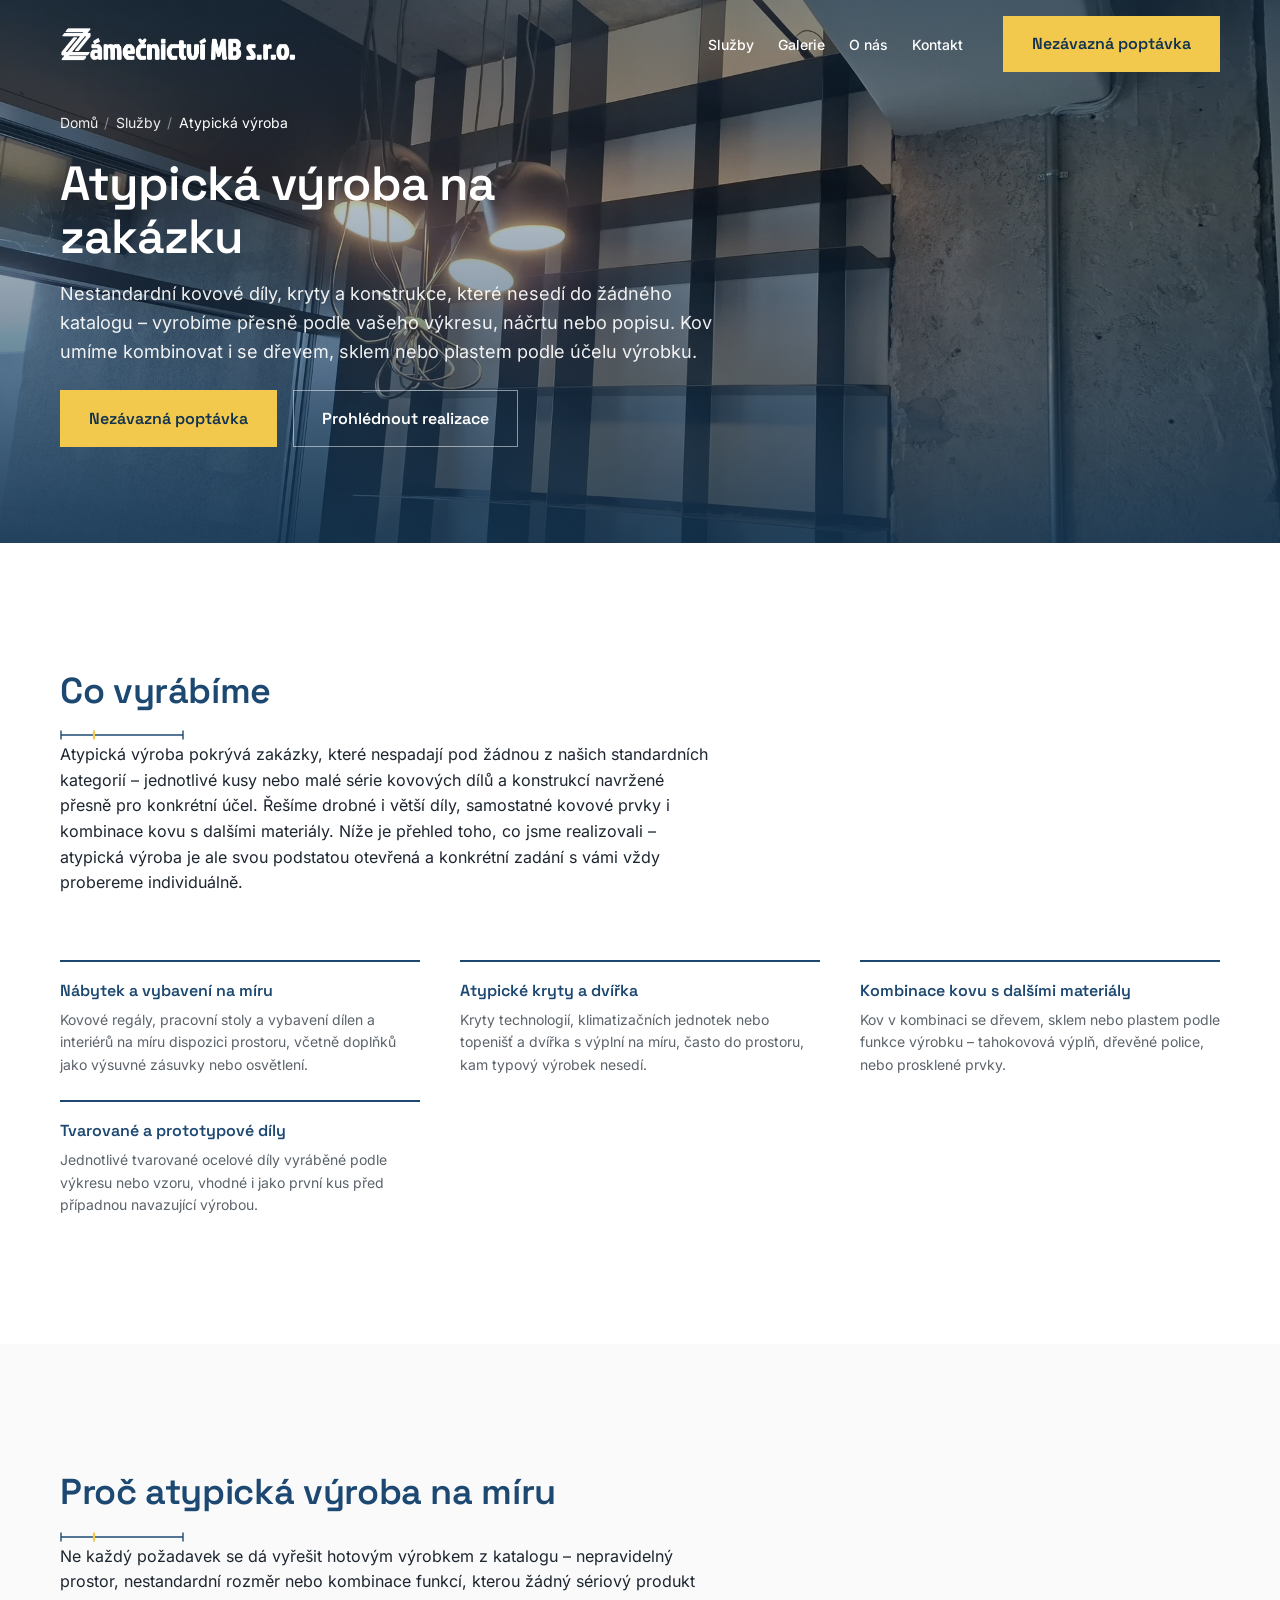
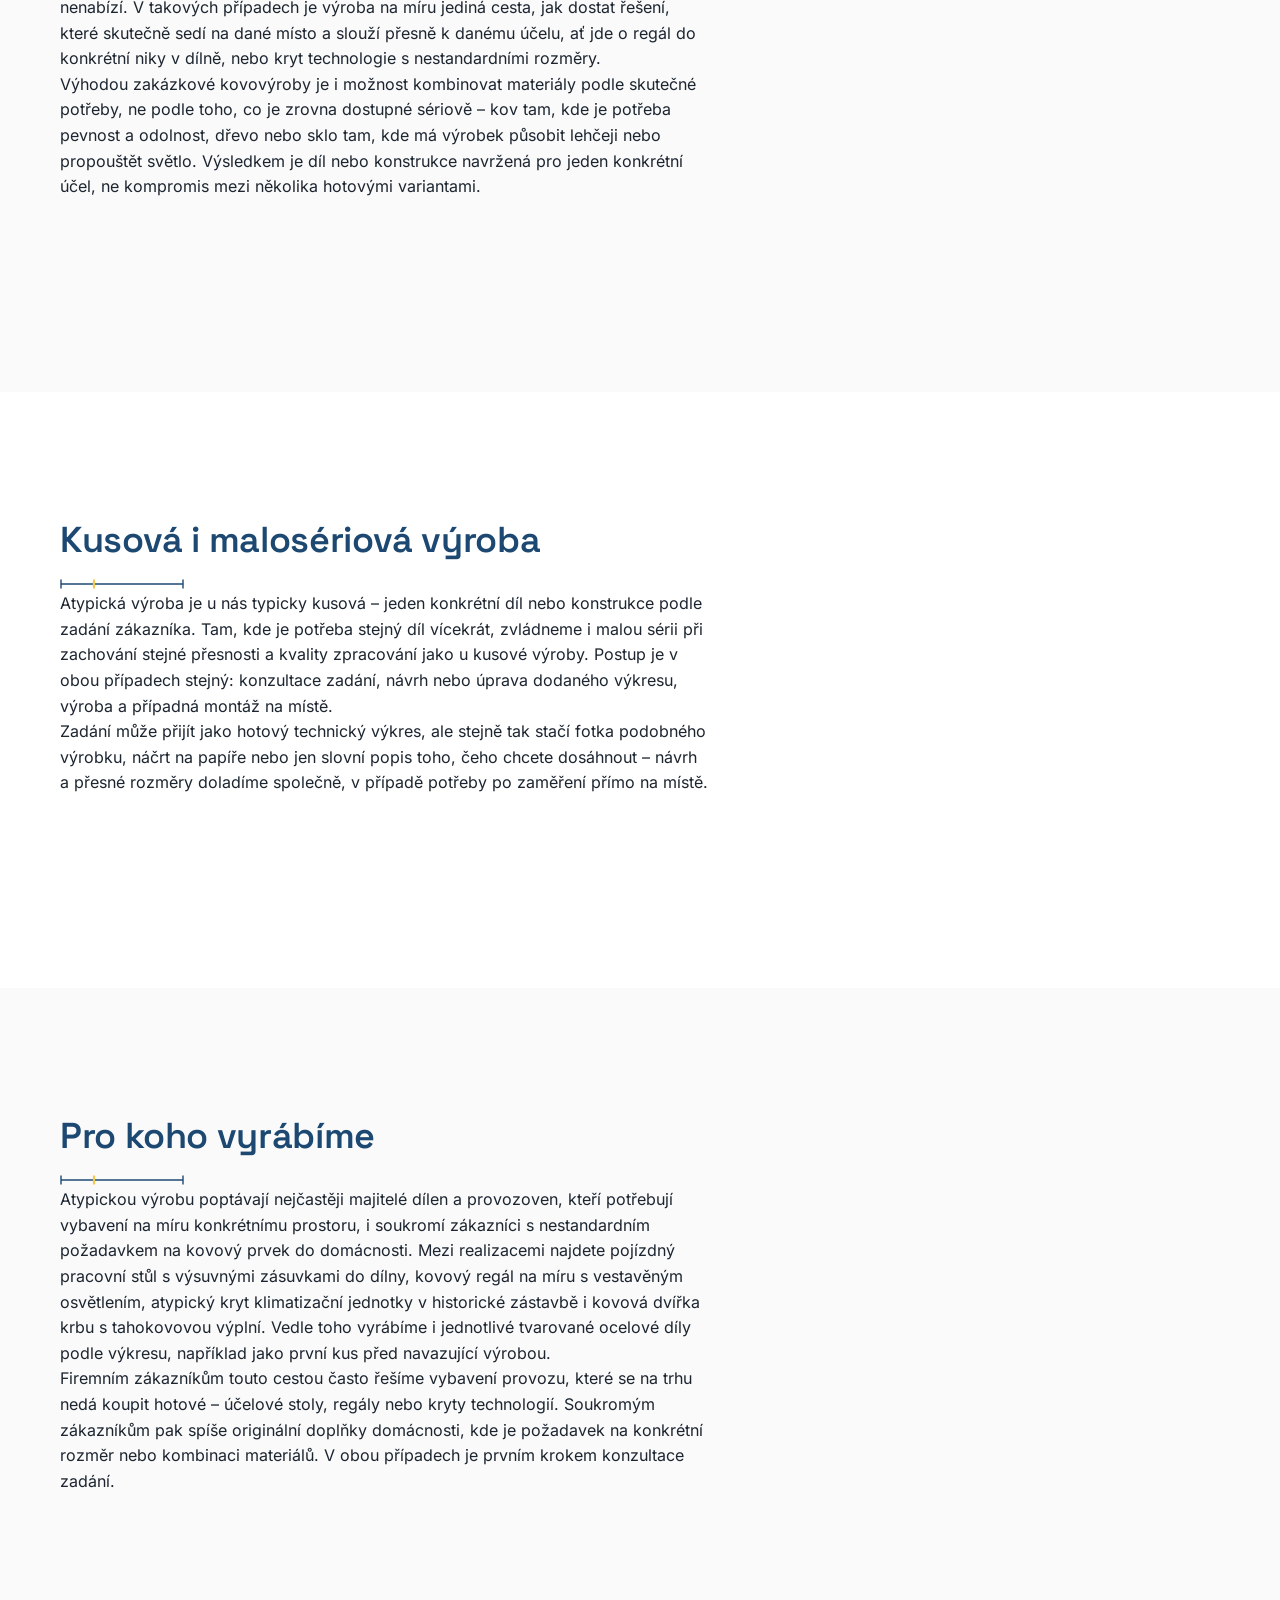
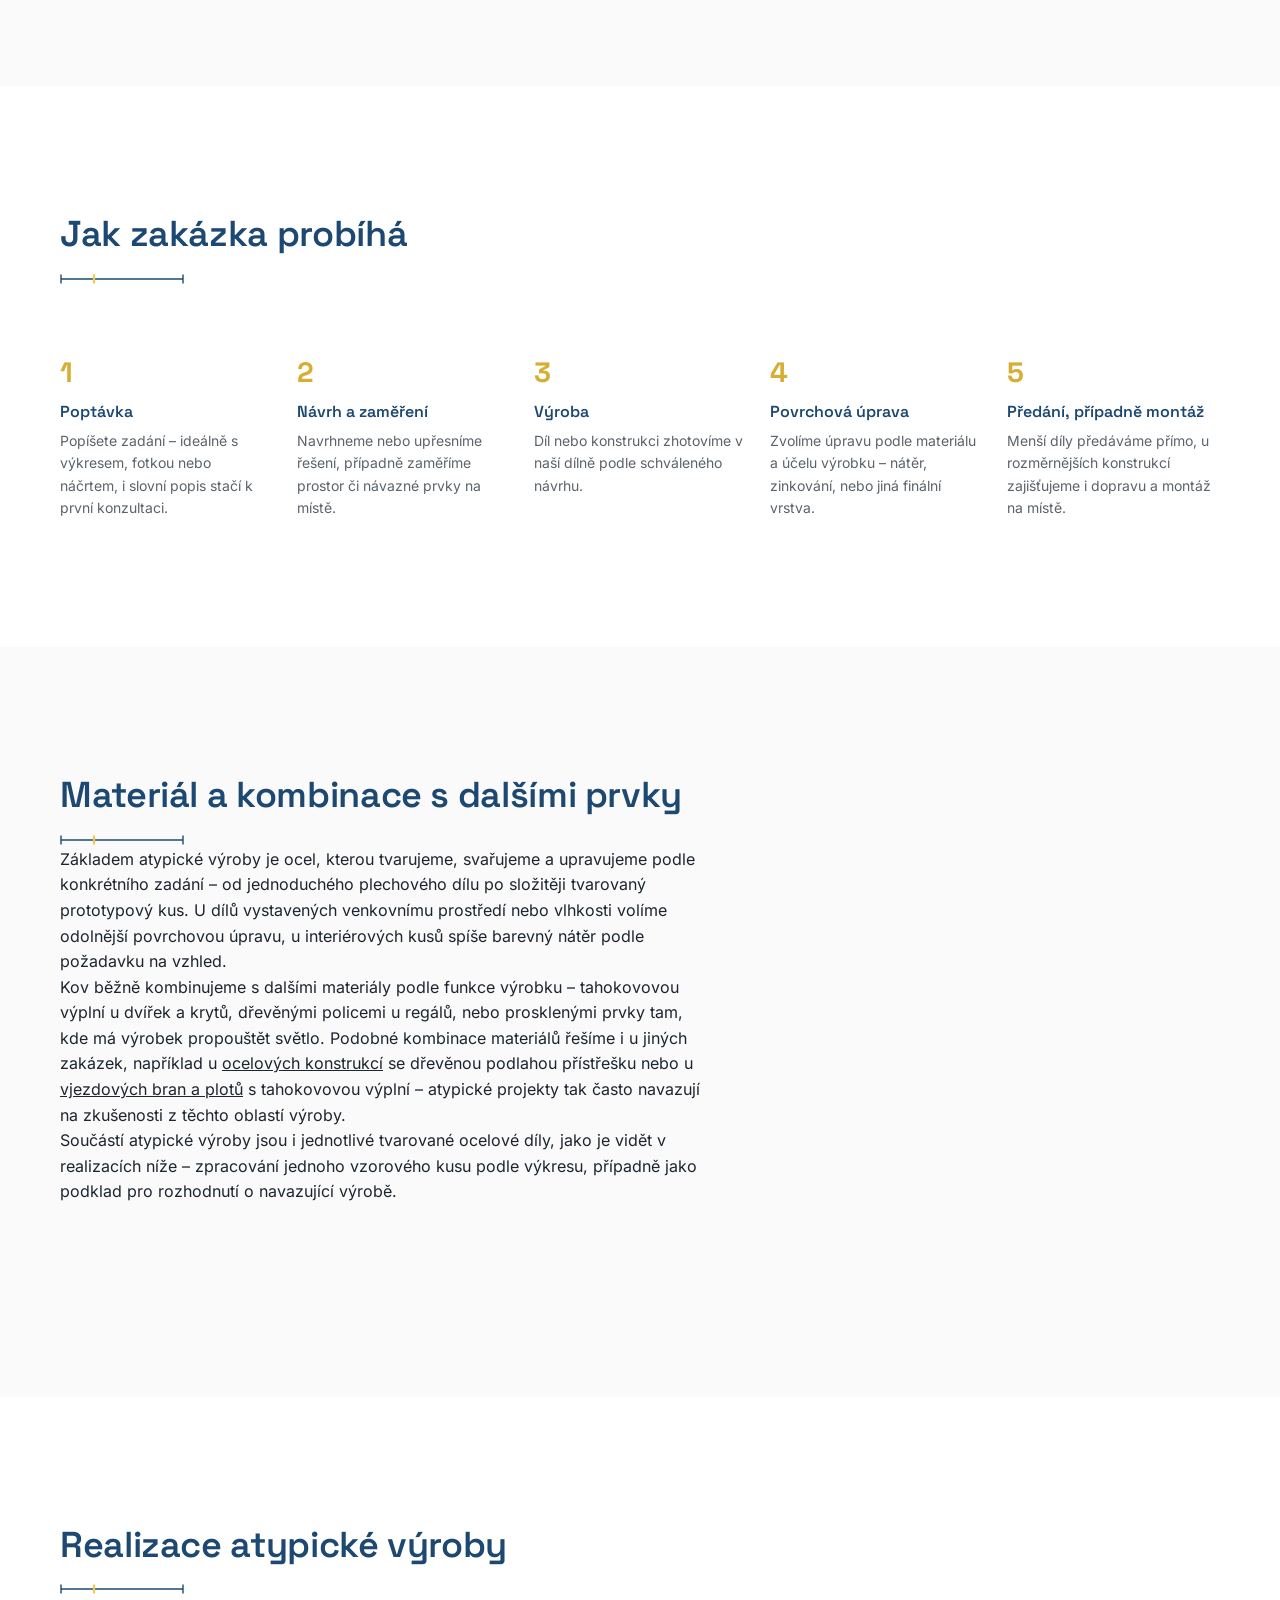
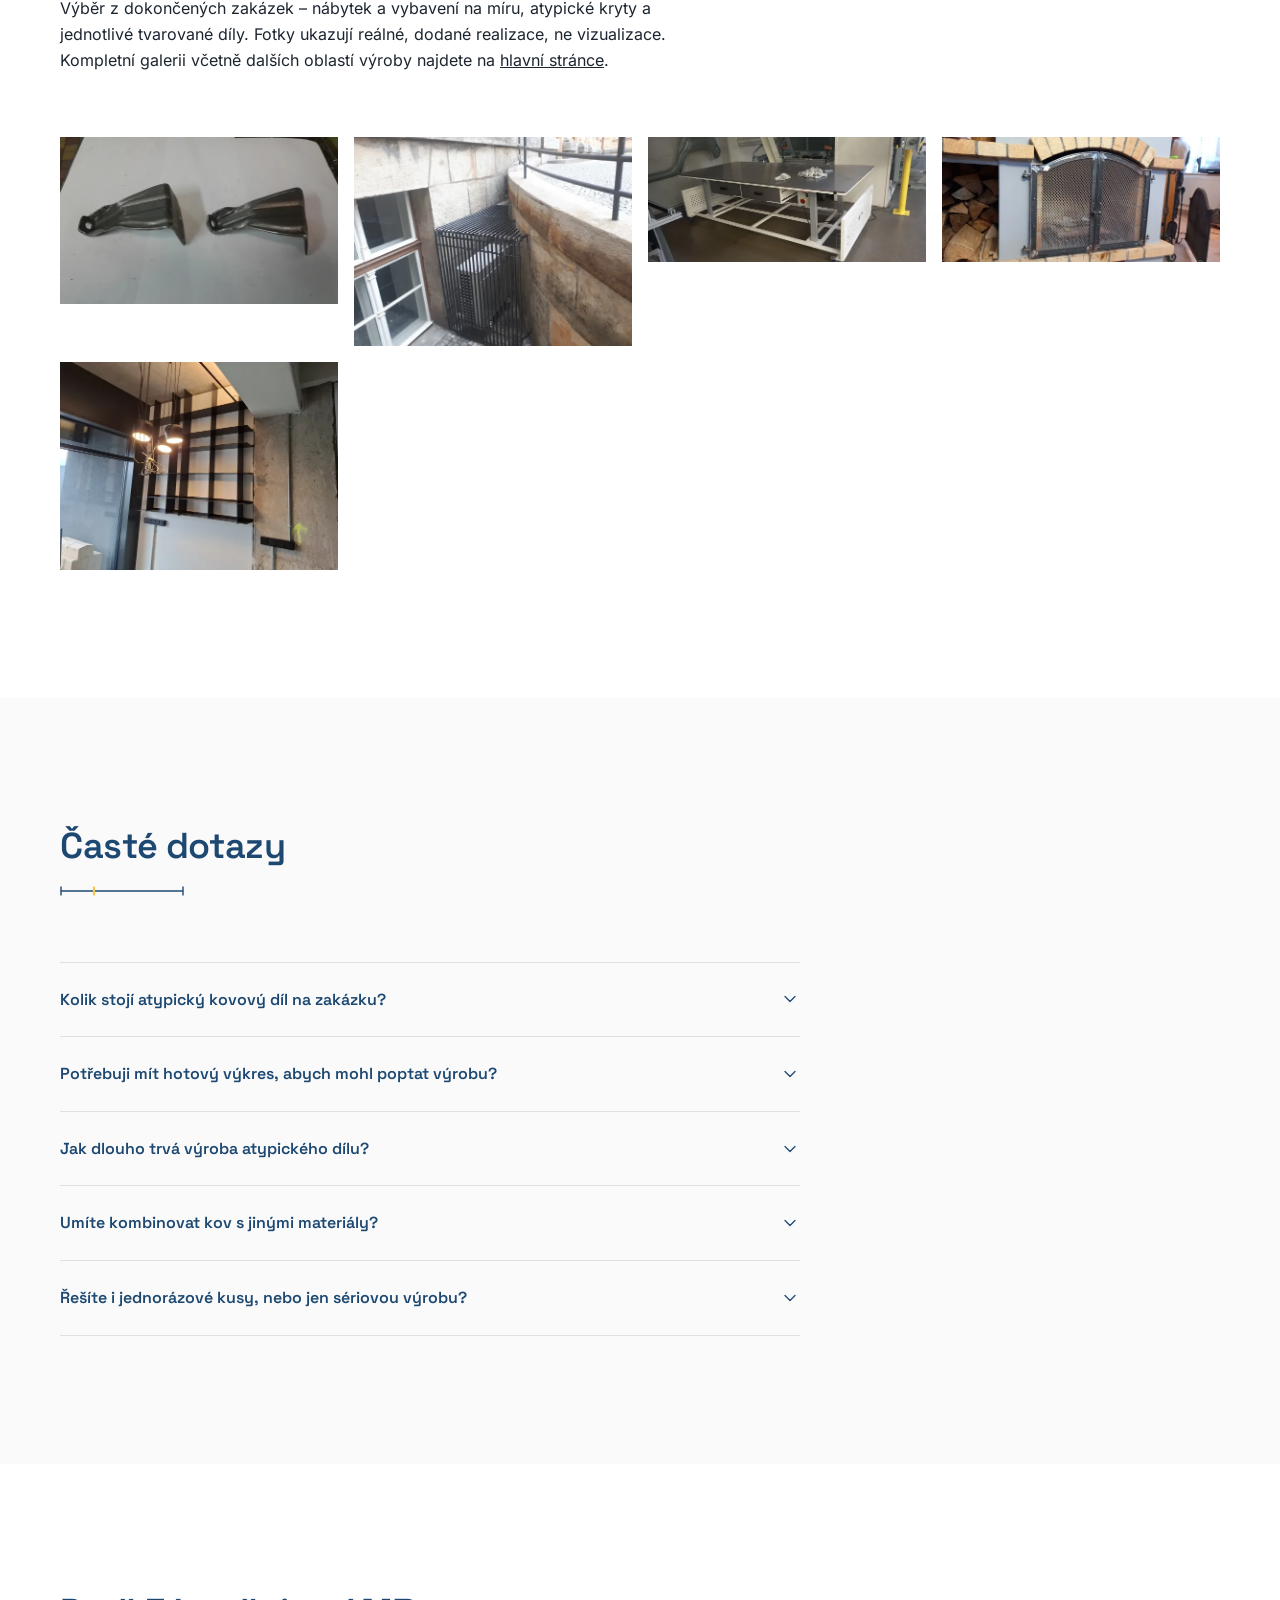
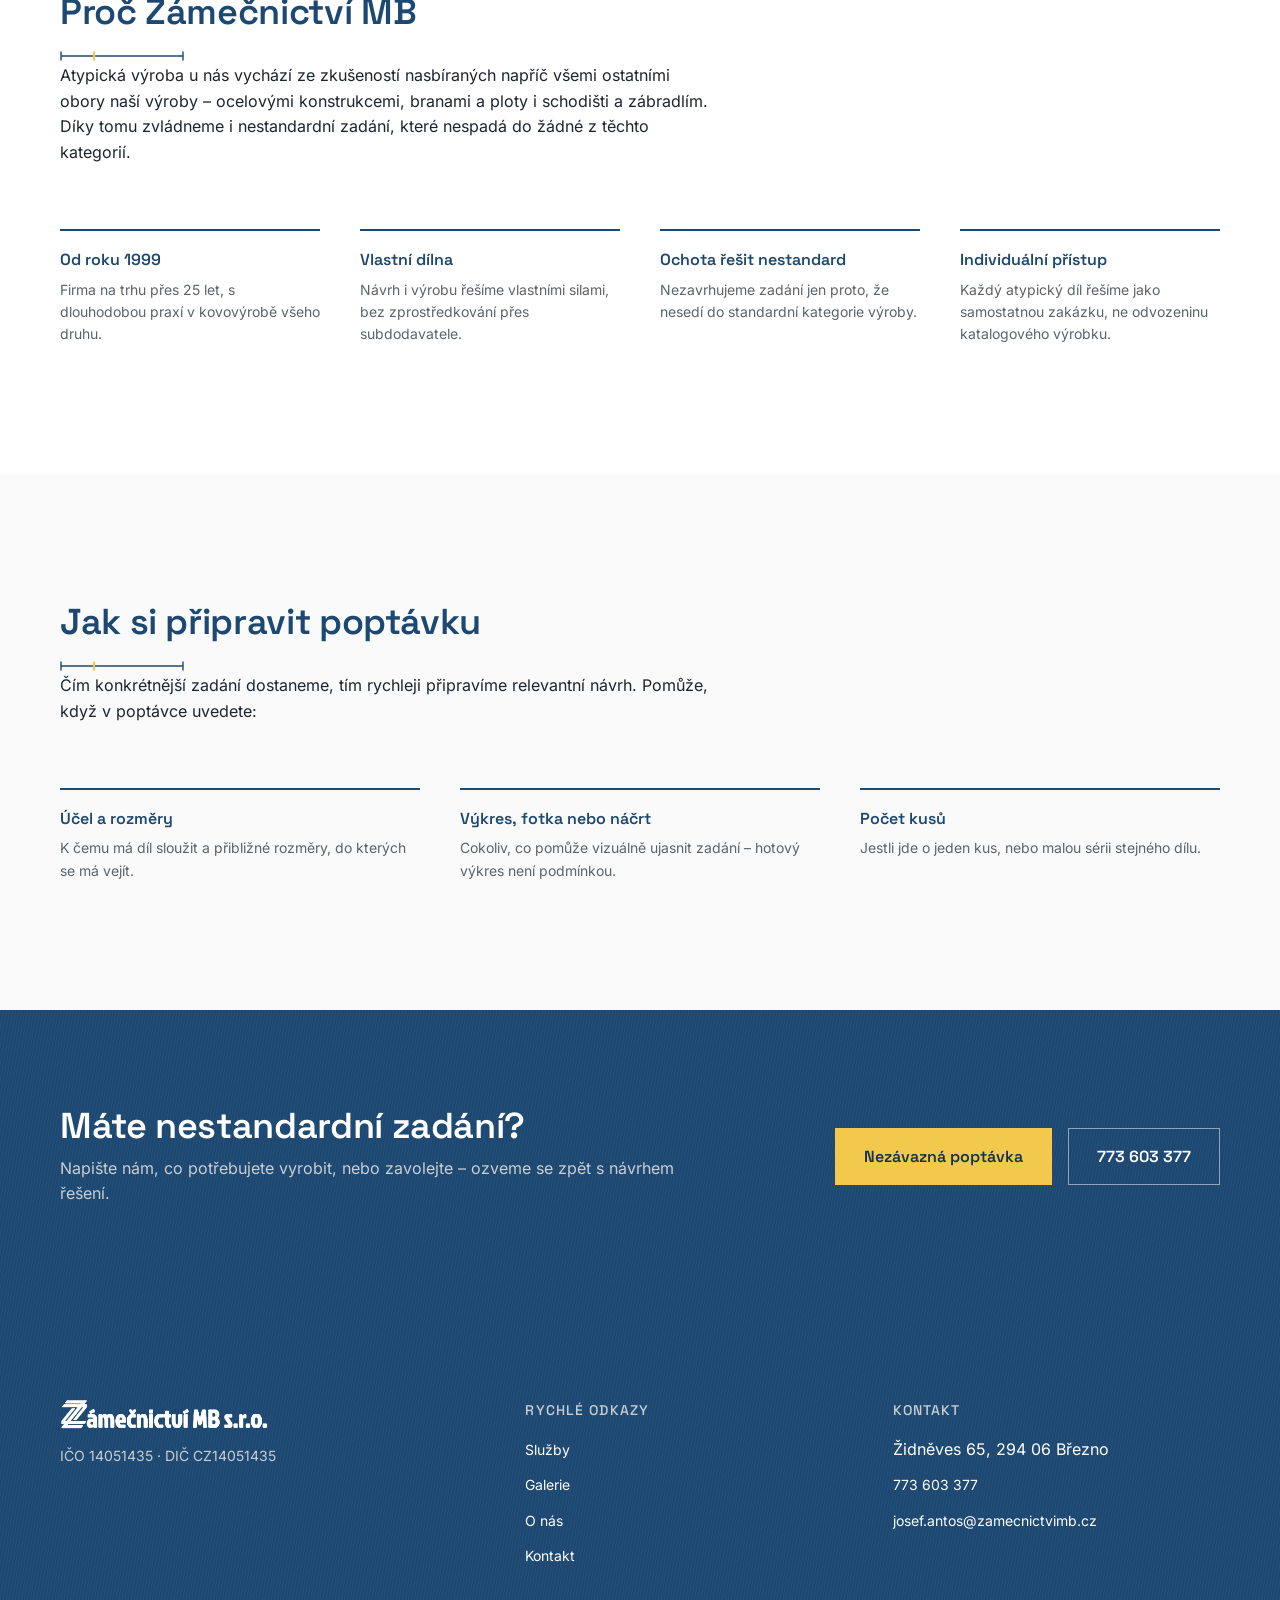
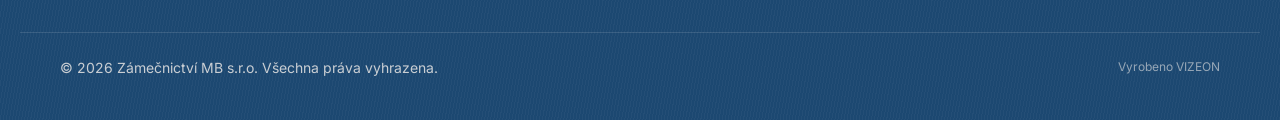
<file: sluzby/atypicka-vyroba.html>
<!DOCTYPE html>
<html lang="cs">
<head>
<meta charset="UTF-8" />
<meta name="viewport" content="width=device-width, initial-scale=1" />
<title>Atypická kovovýroba na zakázku - Zámečnictví MB Mladá Boleslav</title>
<meta name="description" content="Nestandardní kovové díly a konstrukce na míru dle výkresu nebo návrhu. Kombinace kovu, dřeva, skla i plastu. Zámečnictví MB, Mladá Boleslav." />
<link rel="canonical" href="https://www.zamecnictvimb.cz/sluzby/atypicka-vyroba.html" />

<link rel="preload" as="font" type="font/woff2" href="/fonts/space-grotesk/space-grotesk-latin.woff2" crossorigin />
<link rel="preload" as="font" type="font/woff2" href="/fonts/space-grotesk/space-grotesk-latin-ext.woff2" crossorigin />

<meta property="og:type" content="website" />
<meta property="og:site_name" content="Zámečnictví MB s.r.o." />
<meta property="og:title" content="Atypická kovovýroba na zakázku - Zámečnictví MB Mladá Boleslav" />
<meta property="og:description" content="Nestandardní kovové díly a konstrukce na míru dle výkresu nebo návrhu. Kombinace kovu, dřeva, skla i plastu. Zámečnictví MB, Mladá Boleslav." />
<meta property="og:url" content="https://www.zamecnictvimb.cz/sluzby/atypicka-vyroba.html" />
<meta property="og:locale" content="cs_CZ" />
<meta name="twitter:card" content="summary" />

<link rel="icon" href="/favicon.ico" sizes="any" />
<link rel="icon" href="/favicon-32.png" type="image/png" sizes="32x32" />
<link rel="icon" href="/favicon-16.png" type="image/png" sizes="16x16" />
<link rel="apple-touch-icon" href="/apple-touch-icon.png" />

<link rel="stylesheet" href="/css/tokens.css" />
<link rel="stylesheet" href="/css/base.css" />
<link rel="stylesheet" href="/css/layout.css" />
<link rel="stylesheet" href="/css/components.css" />
<link rel="stylesheet" href="/css/sections.css" />
<link rel="stylesheet" href="/css/spoke.css" />

<script type="application/ld+json">
{
  "@context": "https://schema.org",
  "@type": "BreadcrumbList",
  "itemListElement": [
    { "@type": "ListItem", "position": 1, "name": "Domů", "item": "https://www.zamecnictvimb.cz/" },
    { "@type": "ListItem", "position": 2, "name": "Služby", "item": "https://www.zamecnictvimb.cz/#sluzby" },
    { "@type": "ListItem", "position": 3, "name": "Atypická výroba", "item": "https://www.zamecnictvimb.cz/sluzby/atypicka-vyroba.html" }
  ]
}
</script>
<script type="application/ld+json">
{
  "@context": "https://schema.org",
  "@type": "Service",
  "serviceType": "Atypická kovovýroba na zakázku",
  "provider": {
    "@type": "LocalBusiness",
    "name": "Zámečnictví MB s.r.o.",
    "image": "https://www.zamecnictvimb.cz/images/logo/logo-transparent.png",
    "telephone": "+420773603377",
    "email": "josef.antos@zamecnictvimb.cz",
    "address": {
      "@type": "PostalAddress",
      "streetAddress": "Židněves 65",
      "postalCode": "294 06",
      "addressLocality": "Březno",
      "addressCountry": "CZ"
    }
  },
  "areaServed": {
    "@type": "Place",
    "name": "Mladá Boleslav a okolí"
  },
  "url": "https://www.zamecnictvimb.cz/sluzby/atypicka-vyroba.html"
}
</script>
<script type="application/ld+json">
{
  "@context": "https://schema.org",
  "@type": "FAQPage",
  "mainEntity": [
    {
      "@type": "Question",
      "name": "Kolik stojí atypický kovový díl na zakázku?",
      "acceptedAnswer": {
        "@type": "Answer",
        "text": "Cena se u atypické výroby odvíjí od konkrétního zadání – rozměrů, materiálu, náročnosti tvarování a povrchové úpravy – a paušální sazbu proto nelze uvést. Konkrétní cenovou nabídku připravíme na základě poptávky, ideálně s výkresem nebo náčrtem, bez závazku."
      }
    },
    {
      "@type": "Question",
      "name": "Potřebuji mít hotový výkres, abych mohl poptat výrobu?",
      "acceptedAnswer": {
        "@type": "Answer",
        "text": "Ne, výkres pomůže, ale není podmínkou. Stačí i fotka, náčrt nebo slovní popis toho, co potřebujete – návrh a rozměry doladíme společně při konzultaci a případném zaměření na místě."
      }
    },
    {
      "@type": "Question",
      "name": "Jak dlouho trvá výroba atypického dílu?",
      "acceptedAnswer": {
        "@type": "Answer",
        "text": "Dodací lhůta se u atypické výroby liší případ od případu podle složitosti zadání – drobný díl zvládneme rychleji než rozměrnější konstrukci s více operacemi. Přesný termín stanovíme po konzultaci a dohodnutý termín dodržujeme."
      }
    },
    {
      "@type": "Question",
      "name": "Umíte kombinovat kov s jinými materiály?",
      "acceptedAnswer": {
        "@type": "Answer",
        "text": "Ano, kov běžně kombinujeme se dřevem, sklem nebo plastem podle účelu výrobku – například u regálů s dřevěnými policemi, dvířek s výplní z jiného materiálu nebo pracovních stolů kombinujících kov s dalším povrchem."
      }
    },
    {
      "@type": "Question",
      "name": "Řešíte i jednorázové kusy, nebo jen sériovou výrobu?",
      "acceptedAnswer": {
        "@type": "Answer",
        "text": "Atypická výroba je u nás většinou kusová nebo malosériová – jeden nebo několik kusů podle konkrétní potřeby zákazníka, ne velké sériové objednávky. Rozsah zakázky vždy probereme individuálně při poptávce."
      }
    }
  ]
}
</script>
</head>
<body>
<a class="skip-link" href="#hlavni-obsah">Přeskočit na obsah</a>

<svg xmlns="http://www.w3.org/2000/svg" style="display:none" aria-hidden="true">
  <symbol id="icon-phone" viewBox="0 0 24 24" fill="none" stroke="currentColor" stroke-width="1.5" stroke-linecap="round" stroke-linejoin="round">
    <path d="M5 4.2h3l1.3 3.6-2 1.7c1 2.6 2.8 4.4 5.4 5.4l1.7-2 3.6 1.3v3a1.2 1.2 0 0 1-1.3 1.2C10.8 18.6 5.4 13.2 4.8 7.3A1.2 1.2 0 0 1 5 4.2z"/>
  </symbol>
  <symbol id="icon-mail" viewBox="0 0 24 24" fill="none" stroke="currentColor" stroke-width="1.5" stroke-linecap="round" stroke-linejoin="round">
    <rect x="2.5" y="5" width="19" height="14"/>
    <path d="M3 6l9 7 9-7"/>
  </symbol>
  <symbol id="icon-pin" viewBox="0 0 24 24" fill="none" stroke="currentColor" stroke-width="1.5" stroke-linecap="round" stroke-linejoin="round">
    <path d="M12 21s7-6.3 7-11.5A7 7 0 0 0 5 9.5C5 14.7 12 21 12 21z"/>
    <circle cx="12" cy="9.5" r="2.4"/>
  </symbol>
  <symbol id="icon-doc" viewBox="0 0 24 24" fill="none" stroke="currentColor" stroke-width="1.5" stroke-linecap="round" stroke-linejoin="round">
    <rect x="4" y="3" width="16" height="18"/>
    <path d="M7.5 8h9M7.5 12h9M7.5 16h5"/>
  </symbol>
  <symbol id="icon-chevron-down" viewBox="0 0 24 24" fill="none" stroke="currentColor" stroke-width="1.5" stroke-linecap="round" stroke-linejoin="round">
    <path d="M6 9l6 6 6-6"/>
  </symbol>
  <symbol id="motif-dim-rule" viewBox="0 0 124 14" fill="none">
    <line x1="1" y1="7" x2="123" y2="7" stroke="currentColor" stroke-width="1.4"/>
    <line x1="1" y1="2.5" x2="1" y2="11.5" stroke="currentColor" stroke-width="1.4"/>
    <line x1="123" y1="2.5" x2="123" y2="11.5" stroke="currentColor" stroke-width="1.4"/>
    <line x1="34" y1="2.5" x2="34" y2="11.5" style="stroke:var(--color-yellow)" stroke-width="2.2"/>
  </symbol>
</svg>

<!-- ============================== HEADER ============================== -->
<header class="header" id="header" data-header>
  <div class="container header__inner">
    <a class="header__logo" href="/" aria-label="Zámečnictví MB s.r.o., úvod">
      <img src="/images/logo/logo-transparent.png" alt="Zámečnictví MB s.r.o." width="238" height="34" />
    </a>

    <nav class="header__nav" aria-label="Hlavní navigace">
      <ul class="header__nav-list">
        <li><a class="header__nav-link" data-nav-link href="/#sluzby">Služby</a></li>
        <li><a class="header__nav-link" data-nav-link href="/#galerie">Galerie</a></li>
        <li><a class="header__nav-link" data-nav-link href="/#o-nas">O nás</a></li>
        <li><a class="header__nav-link" data-nav-link href="/#kontakt">Kontakt</a></li>
      </ul>
      <a class="btn btn--primary header__cta" href="/#kontakt">Nezávazná poptávka</a>
    </nav>

    <button class="header__burger" id="burger" aria-expanded="false" aria-controls="mobile-nav" aria-label="Otevřít menu">
      <span class="header__burger-bars"><span></span><span></span><span></span></span>
    </button>
  </div>
</header>

<div class="mobile-nav" id="mobile-nav">
  <ul class="mobile-nav__list">
    <li><a class="mobile-nav__link" data-nav-link href="/#sluzby">Služby</a></li>
    <li><a class="mobile-nav__link" data-nav-link href="/#galerie">Galerie</a></li>
    <li><a class="mobile-nav__link" data-nav-link href="/#o-nas">O nás</a></li>
    <li><a class="mobile-nav__link" data-nav-link href="/#kontakt">Kontakt</a></li>
  </ul>
  <a class="btn btn--primary mobile-nav__cta" href="/#kontakt">Nezávazná poptávka</a>
</div>

<main id="hlavni-obsah">

<!-- ============================== SUBHERO ============================== -->
<section class="subhero">
  <figure class="subhero__bg">
    <img src="/images/galerie/atypicka-vyroba/kovovy-regal-na-miru-osvetleni.webp" alt="Atypický kovový regál na míru v interiéru s vestavěným osvětlením" width="1920" height="1440" loading="eager" fetchpriority="high" />
  </figure>
  <div class="container subhero__inner">
    <nav class="breadcrumb" aria-label="Drobečková navigace">
      <a href="/">Domů</a>
      <span class="breadcrumb__sep">/</span>
      <a href="/#sluzby">Služby</a>
      <span class="breadcrumb__sep">/</span>
      <span class="breadcrumb__current" aria-current="page">Atypická výroba</span>
    </nav>
    <h1>Atypická výroba na zakázku</h1>
    <p class="subhero__lead">Nestandardní kovové díly, kryty a konstrukce, které nesedí do žádného katalogu – vyrobíme přesně podle vašeho výkresu, náčrtu nebo popisu. Kov umíme kombinovat i se dřevem, sklem nebo plastem podle účelu výrobku.</p>
    <div class="subhero__ctas">
      <a class="btn btn--primary" href="/#kontakt">Nezávazná poptávka</a>
      <a class="btn btn--secondary btn--on-dark" href="#realizace">Prohlédnout realizace</a>
    </div>
  </div>
</section>

<!-- ============================== CO VYRÁBÍME ============================== -->
<section class="section" id="co-vyrabime">
  <div class="container">
    <div class="section__head section__head--wide" data-reveal>
      <h2>Co vyrábíme</h2>
      <svg class="dim-rule"><use href="#motif-dim-rule"/></svg>
      <p>Atypická výroba pokrývá zakázky, které nespadají pod žádnou z našich standardních kategorií – jednotlivé kusy nebo malé série kovových dílů a konstrukcí navržené přesně pro konkrétní účel. Řešíme drobné i větší díly, samostatné kovové prvky i kombinace kovu s dalšími materiály. Níže je přehled toho, co jsme realizovali – atypická výroba je ale svou podstatou otevřená a konkrétní zadání s vámi vždy probereme individuálně.</p>
    </div>

    <div class="feature-grid">
      <div class="feature-block" data-reveal>
        <p class="feature-block__title">Nábytek a vybavení na míru</p>
        <p class="feature-block__text">Kovové regály, pracovní stoly a vybavení dílen a interiérů na míru dispozici prostoru, včetně doplňků jako výsuvné zásuvky nebo osvětlení.</p>
      </div>
      <div class="feature-block" data-reveal>
        <p class="feature-block__title">Atypické kryty a dvířka</p>
        <p class="feature-block__text">Kryty technologií, klimatizačních jednotek nebo topenišť a dvířka s výplní na míru, často do prostoru, kam typový výrobek nesedí.</p>
      </div>
      <div class="feature-block" data-reveal>
        <p class="feature-block__title">Kombinace kovu s dalšími materiály</p>
        <p class="feature-block__text">Kov v kombinaci se dřevem, sklem nebo plastem podle funkce výrobku – tahokovová výplň, dřevěné police, nebo prosklené prvky.</p>
      </div>
      <div class="feature-block" data-reveal>
        <p class="feature-block__title">Tvarované a prototypové díly</p>
        <p class="feature-block__text">Jednotlivé tvarované ocelové díly vyráběné podle výkresu nebo vzoru, vhodné i jako první kus před případnou navazující výrobou.</p>
      </div>
    </div>
  </div>
</section>

<!-- ============================== PROČ ATYPICKÁ VÝROBA NA MÍRU ============================== -->
<section class="section section--offwhite">
  <div class="container">
    <div class="section__head section__head--wide" data-reveal>
      <h2>Proč atypická výroba na míru</h2>
      <svg class="dim-rule"><use href="#motif-dim-rule"/></svg>
      <p>Ne každý požadavek se dá vyřešit hotovým výrobkem z katalogu – nepravidelný prostor, nestandardní rozměr nebo kombinace funkcí, kterou žádný sériový produkt nenabízí. V takových případech je výroba na míru jediná cesta, jak dostat řešení, které skutečně sedí na dané místo a slouží přesně k danému účelu, ať jde o regál do konkrétní niky v dílně, nebo kryt technologie s nestandardními rozměry.</p>
      <p>Výhodou zakázkové kovovýroby je i možnost kombinovat materiály podle skutečné potřeby, ne podle toho, co je zrovna dostupné sériově – kov tam, kde je potřeba pevnost a odolnost, dřevo nebo sklo tam, kde má výrobek působit lehčeji nebo propouštět světlo. Výsledkem je díl nebo konstrukce navržená pro jeden konkrétní účel, ne kompromis mezi několika hotovými variantami.</p>
    </div>
  </div>
</section>

<!-- ============================== TYPOVÁ I ATYPICKÁ VÝROBA ============================== -->
<section class="section">
  <div class="container">
    <div class="section__head section__head--wide" data-reveal>
      <h2>Kusová i malosériová výroba</h2>
      <svg class="dim-rule"><use href="#motif-dim-rule"/></svg>
      <p>Atypická výroba je u nás typicky kusová – jeden konkrétní díl nebo konstrukce podle zadání zákazníka. Tam, kde je potřeba stejný díl vícekrát, zvládneme i malou sérii při zachování stejné přesnosti a kvality zpracování jako u kusové výroby. Postup je v obou případech stejný: konzultace zadání, návrh nebo úprava dodaného výkresu, výroba a případná montáž na místě.</p>
      <p>Zadání může přijít jako hotový technický výkres, ale stejně tak stačí fotka podobného výrobku, náčrt na papíře nebo jen slovní popis toho, čeho chcete dosáhnout – návrh a přesné rozměry doladíme společně, v případě potřeby po zaměření přímo na místě.</p>
    </div>
  </div>
</section>

<!-- ============================== PRO KOHO STAVÍME ============================== -->
<section class="section section--offwhite">
  <div class="container">
    <div class="section__head section__head--wide" data-reveal>
      <h2>Pro koho vyrábíme</h2>
      <svg class="dim-rule"><use href="#motif-dim-rule"/></svg>
      <p>Atypickou výrobu poptávají nejčastěji majitelé dílen a provozoven, kteří potřebují vybavení na míru konkrétnímu prostoru, i soukromí zákazníci s nestandardním požadavkem na kovový prvek do domácnosti. Mezi realizacemi najdete pojízdný pracovní stůl s výsuvnými zásuvkami do dílny, kovový regál na míru s vestavěným osvětlením, atypický kryt klimatizační jednotky v historické zástavbě i kovová dvířka krbu s tahokovovou výplní. Vedle toho vyrábíme i jednotlivé tvarované ocelové díly podle výkresu, například jako první kus před navazující výrobou.</p>
      <p>Firemním zákazníkům touto cestou často řešíme vybavení provozu, které se na trhu nedá koupit hotové – účelové stoly, regály nebo kryty technologií. Soukromým zákazníkům pak spíše originální doplňky domácnosti, kde je požadavek na konkrétní rozměr nebo kombinaci materiálů. V obou případech je prvním krokem konzultace zadání.</p>
    </div>
  </div>
</section>

<!-- ============================== JAK ZAKÁZKA PROBÍHÁ ============================== -->
<section class="section" id="postup">
  <div class="container">
    <div class="section__head" data-reveal>
      <h2>Jak zakázka probíhá</h2>
      <svg class="dim-rule"><use href="#motif-dim-rule"/></svg>
    </div>

    <div class="process-list">
      <div class="process-step" data-reveal>
        <p class="process-step__num">1</p>
        <p class="process-step__title">Poptávka</p>
        <p class="process-step__text">Popíšete zadání – ideálně s výkresem, fotkou nebo náčrtem, i slovní popis stačí k první konzultaci.</p>
      </div>
      <div class="process-step" data-reveal>
        <p class="process-step__num">2</p>
        <p class="process-step__title">Návrh a zaměření</p>
        <p class="process-step__text">Navrhneme nebo upřesníme řešení, případně zaměříme prostor či návazné prvky na místě.</p>
      </div>
      <div class="process-step" data-reveal>
        <p class="process-step__num">3</p>
        <p class="process-step__title">Výroba</p>
        <p class="process-step__text">Díl nebo konstrukci zhotovíme v naší dílně podle schváleného návrhu.</p>
      </div>
      <div class="process-step" data-reveal>
        <p class="process-step__num">4</p>
        <p class="process-step__title">Povrchová úprava</p>
        <p class="process-step__text">Zvolíme úpravu podle materiálu a účelu výrobku – nátěr, zinkování, nebo jiná finální vrstva.</p>
      </div>
      <div class="process-step" data-reveal>
        <p class="process-step__num">5</p>
        <p class="process-step__title">Předání, případně montáž</p>
        <p class="process-step__text">Menší díly předáváme přímo, u rozměrnějších konstrukcí zajišťujeme i dopravu a montáž na místě.</p>
      </div>
    </div>
  </div>
</section>

<!-- ============================== MATERIÁL A KOMBINACE ============================== -->
<section class="section section--offwhite">
  <div class="container">
    <div class="section__head section__head--wide" data-reveal>
      <h2>Materiál a kombinace s dalšími prvky</h2>
      <svg class="dim-rule"><use href="#motif-dim-rule"/></svg>
      <p>Základem atypické výroby je ocel, kterou tvarujeme, svařujeme a upravujeme podle konkrétního zadání – od jednoduchého plechového dílu po složitěji tvarovaný prototypový kus. U dílů vystavených venkovnímu prostředí nebo vlhkosti volíme odolnější povrchovou úpravu, u interiérových kusů spíše barevný nátěr podle požadavku na vzhled.</p>
      <p>Kov běžně kombinujeme s dalšími materiály podle funkce výrobku – tahokovovou výplní u dvířek a krytů, dřevěnými policemi u regálů, nebo prosklenými prvky tam, kde má výrobek propouštět světlo. Podobné kombinace materiálů řešíme i u jiných zakázek, například u <a href="/sluzby/ocelove-konstrukce.html">ocelových konstrukcí</a> se dřevěnou podlahou přístřešku nebo u <a href="/sluzby/vrata-a-ploty.html">vjezdových bran a plotů</a> s tahokovovou výplní – atypické projekty tak často navazují na zkušenosti z těchto oblastí výroby.</p>
      <p>Součástí atypické výroby jsou i jednotlivé tvarované ocelové díly, jako je vidět v realizacích níže – zpracování jednoho vzorového kusu podle výkresu, případně jako podklad pro rozhodnutí o navazující výrobě.</p>
    </div>
  </div>
</section>

<!-- ============================== REALIZACE (foto) ============================== -->
<section class="section" id="realizace">
  <div class="container">
    <div class="section__head section__head--wide" data-reveal>
      <h2>Realizace atypické výroby</h2>
      <svg class="dim-rule"><use href="#motif-dim-rule"/></svg>
      <p>Výběr z dokončených zakázek – nábytek a vybavení na míru, atypické kryty a jednotlivé tvarované díly. Fotky ukazují reálné, dodané realizace, ne vizualizace. Kompletní galerii včetně dalších oblastí výroby najdete na <a href="/#galerie">hlavní stránce</a>.</p>
    </div>

    <div class="spoke-gallery">
      <figure class="photo-frame photo-frame--filled" style="--ar:1920/1152">
        <img src="/images/galerie/atypicka-vyroba/tvarovane-ocelove-prototypove-dily_thumb.webp" alt="Pár tvarovaných ocelových prototypových dílů" width="1920" height="1152" loading="lazy" decoding="async" />
      </figure>
      <figure class="photo-frame photo-frame--filled" style="--ar:1920/1440">
        <img src="/images/galerie/atypicka-vyroba/kryt-klimatizacni-jednotky_thumb.webp" alt="Atypický ocelový kryt klimatizační jednotky v historické zástavbě" width="1920" height="1440" loading="lazy" decoding="async" />
      </figure>
      <figure class="photo-frame photo-frame--filled" style="--ar:1920/864">
        <img src="/images/galerie/atypicka-vyroba/pojizdny-pracovni-stul-zasuvky_thumb.webp" alt="Atypický pojízdný pracovní stůl s výsuvnými zásuvkami v dílně" width="1920" height="864" loading="lazy" decoding="async" />
      </figure>
      <figure class="photo-frame photo-frame--filled" style="--ar:1920/864">
        <img src="/images/galerie/atypicka-vyroba/dvirka-krbu-tahokovova-vypln_thumb.webp" alt="Kovová dvířka krbu s tahokovovou výplní na míru" width="1920" height="864" loading="lazy" decoding="async" />
      </figure>
      <figure class="photo-frame photo-frame--filled" style="--ar:1920/1440">
        <img src="/images/galerie/atypicka-vyroba/kovovy-regal-na-miru-osvetleni_thumb.webp" alt="Atypický kovový regál na míru v interiéru s vestavěným osvětlením" width="1920" height="1440" loading="lazy" decoding="async" />
      </figure>
    </div>
  </div>
</section>

<!-- ============================== FAQ ============================== -->
<section class="section section--offwhite">
  <div class="container">
    <div class="section__head" data-reveal>
      <h2>Časté dotazy</h2>
      <svg class="dim-rule"><use href="#motif-dim-rule"/></svg>
    </div>

    <div class="faq-list">
      <details class="faq-item">
        <summary>Kolik stojí atypický kovový díl na zakázku?
          <svg class="faq-item__icon"><use href="#icon-chevron-down"/></svg>
        </summary>
        <p>Cena se u atypické výroby odvíjí od konkrétního zadání – rozměrů, materiálu, náročnosti tvarování a povrchové úpravy – a paušální sazbu proto nelze uvést. Konkrétní cenovou nabídku připravíme na základě poptávky, ideálně s výkresem nebo náčrtem, bez závazku.</p>
      </details>
      <details class="faq-item">
        <summary>Potřebuji mít hotový výkres, abych mohl poptat výrobu?
          <svg class="faq-item__icon"><use href="#icon-chevron-down"/></svg>
        </summary>
        <p>Ne, výkres pomůže, ale není podmínkou. Stačí i fotka, náčrt nebo slovní popis toho, co potřebujete – návrh a rozměry doladíme společně při konzultaci a případném zaměření na místě.</p>
      </details>
      <details class="faq-item">
        <summary>Jak dlouho trvá výroba atypického dílu?
          <svg class="faq-item__icon"><use href="#icon-chevron-down"/></svg>
        </summary>
        <p>Dodací lhůta se u atypické výroby liší případ od případu podle složitosti zadání – drobný díl zvládneme rychleji než rozměrnější konstrukci s více operacemi. Přesný termín stanovíme po konzultaci a dohodnutý termín dodržujeme.</p>
      </details>
      <details class="faq-item">
        <summary>Umíte kombinovat kov s jinými materiály?
          <svg class="faq-item__icon"><use href="#icon-chevron-down"/></svg>
        </summary>
        <p>Ano, kov běžně kombinujeme se dřevem, sklem nebo plastem podle účelu výrobku – například u regálů s dřevěnými policemi, dvířek s výplní z jiného materiálu nebo pracovních stolů kombinujících kov s dalším povrchem.</p>
      </details>
      <details class="faq-item">
        <summary>Řešíte i jednorázové kusy, nebo jen sériovou výrobu?
          <svg class="faq-item__icon"><use href="#icon-chevron-down"/></svg>
        </summary>
        <p>Atypická výroba je u nás většinou kusová nebo malosériová – jeden nebo několik kusů podle konkrétní potřeby zákazníka, ne velké sériové objednávky. Rozsah zakázky vždy probereme individuálně při poptávce.</p>
      </details>
    </div>
  </div>
</section>

<!-- ============================== PROČ ZÁMEČNICTVÍ MB ============================== -->
<section class="section">
  <div class="container">
    <div class="section__head section__head--wide" data-reveal>
      <h2>Proč Zámečnictví MB</h2>
      <svg class="dim-rule"><use href="#motif-dim-rule"/></svg>
      <p>Atypická výroba u nás vychází ze zkušeností nasbíraných napříč všemi ostatními obory naší výroby – ocelovými konstrukcemi, branami a ploty i schodišti a zábradlím. Díky tomu zvládneme i nestandardní zadání, které nespadá do žádné z těchto kategorií.</p>
    </div>
    <div class="about__values" style="margin-top: var(--space-lg)">
      <div class="value-block" data-reveal>
        <p class="value-block__title">Od roku 1999</p>
        <p class="value-block__text">Firma na trhu přes 25 let, s dlouhodobou praxí v kovovýrobě všeho druhu.</p>
      </div>
      <div class="value-block" data-reveal>
        <p class="value-block__title">Vlastní dílna</p>
        <p class="value-block__text">Návrh i výrobu řešíme vlastními silami, bez zprostředkování přes subdodavatele.</p>
      </div>
      <div class="value-block" data-reveal>
        <p class="value-block__title">Ochota řešit nestandard</p>
        <p class="value-block__text">Nezavrhujeme zadání jen proto, že nesedí do standardní kategorie výroby.</p>
      </div>
      <div class="value-block" data-reveal>
        <p class="value-block__title">Individuální přístup</p>
        <p class="value-block__text">Každý atypický díl řešíme jako samostatnou zakázku, ne odvozeninu katalogového výrobku.</p>
      </div>
    </div>
  </div>
</section>

<!-- ============================== JAK SI PŘIPRAVIT POPTÁVKU ============================== -->
<section class="section section--offwhite">
  <div class="container">
    <div class="section__head section__head--wide" data-reveal>
      <h2>Jak si připravit poptávku</h2>
      <svg class="dim-rule"><use href="#motif-dim-rule"/></svg>
      <p>Čím konkrétnější zadání dostaneme, tím rychleji připravíme relevantní návrh. Pomůže, když v poptávce uvedete:</p>
    </div>
    <div class="feature-grid">
      <div class="feature-block" data-reveal>
        <p class="feature-block__title">Účel a rozměry</p>
        <p class="feature-block__text">K čemu má díl sloužit a přibližné rozměry, do kterých se má vejít.</p>
      </div>
      <div class="feature-block" data-reveal>
        <p class="feature-block__title">Výkres, fotka nebo náčrt</p>
        <p class="feature-block__text">Cokoliv, co pomůže vizuálně ujasnit zadání – hotový výkres není podmínkou.</p>
      </div>
      <div class="feature-block" data-reveal>
        <p class="feature-block__title">Počet kusů</p>
        <p class="feature-block__text">Jestli jde o jeden kus, nebo malou sérii stejného dílu.</p>
      </div>
    </div>
  </div>
</section>

<!-- ============================== CTA PÁS ============================== -->
<div class="cta-band">
  <div class="container cta-band__inner">
    <div>
      <h2>Máte nestandardní zadání?</h2>
      <p>Napište nám, co potřebujete vyrobit, nebo zavolejte – ozveme se zpět s návrhem řešení.</p>
    </div>
    <div class="cta-band__actions">
      <a class="btn btn--primary" href="/#kontakt">Nezávazná poptávka</a>
      <a class="btn btn--secondary btn--on-dark" href="tel:+420773603377">773 603 377</a>
    </div>
  </div>
</div>

</main>

<!-- ============================== FOOTER ============================== -->
<footer class="footer">
  <div class="container footer__grid">
    <div class="footer__logo">
      <img src="/images/logo/logo-transparent.png" alt="Zámečnictví MB s.r.o." width="180" height="26" />
      <p class="footer__ico">IČO 14051435 · DIČ CZ14051435</p>
    </div>

    <div>
      <p class="footer__heading">Rychlé odkazy</p>
      <ul class="footer__list">
        <li><a href="/#sluzby">Služby</a></li>
        <li><a href="/#galerie">Galerie</a></li>
        <li><a href="/#o-nas">O nás</a></li>
        <li><a href="/#kontakt">Kontakt</a></li>
      </ul>
    </div>

    <div>
      <p class="footer__heading">Kontakt</p>
      <ul class="footer__list">
        <li>Židněves 65, 294 06 Březno</li>
        <li><a href="tel:+420773603377">773 603 377</a></li>
        <li><a href="mailto:josef.antos@zamecnictvimb.cz">josef.antos@zamecnictvimb.cz</a></li>
      </ul>
    </div>
  </div>

  <div class="container footer__bottom">
    <span>© <span id="footer-year">2026</span> Zámečnictví MB s.r.o. Všechna práva vyhrazena.</span>
    <span class="footer__credit">Vyrobeno <a href="https://vizeon.cz" target="_blank" rel="noopener">VIZEON</a></span>
  </div>
</footer>

<script defer src="/js/nav.js"></script>
<script defer src="/js/reveal.js"></script>
</body>
</html>
</file>
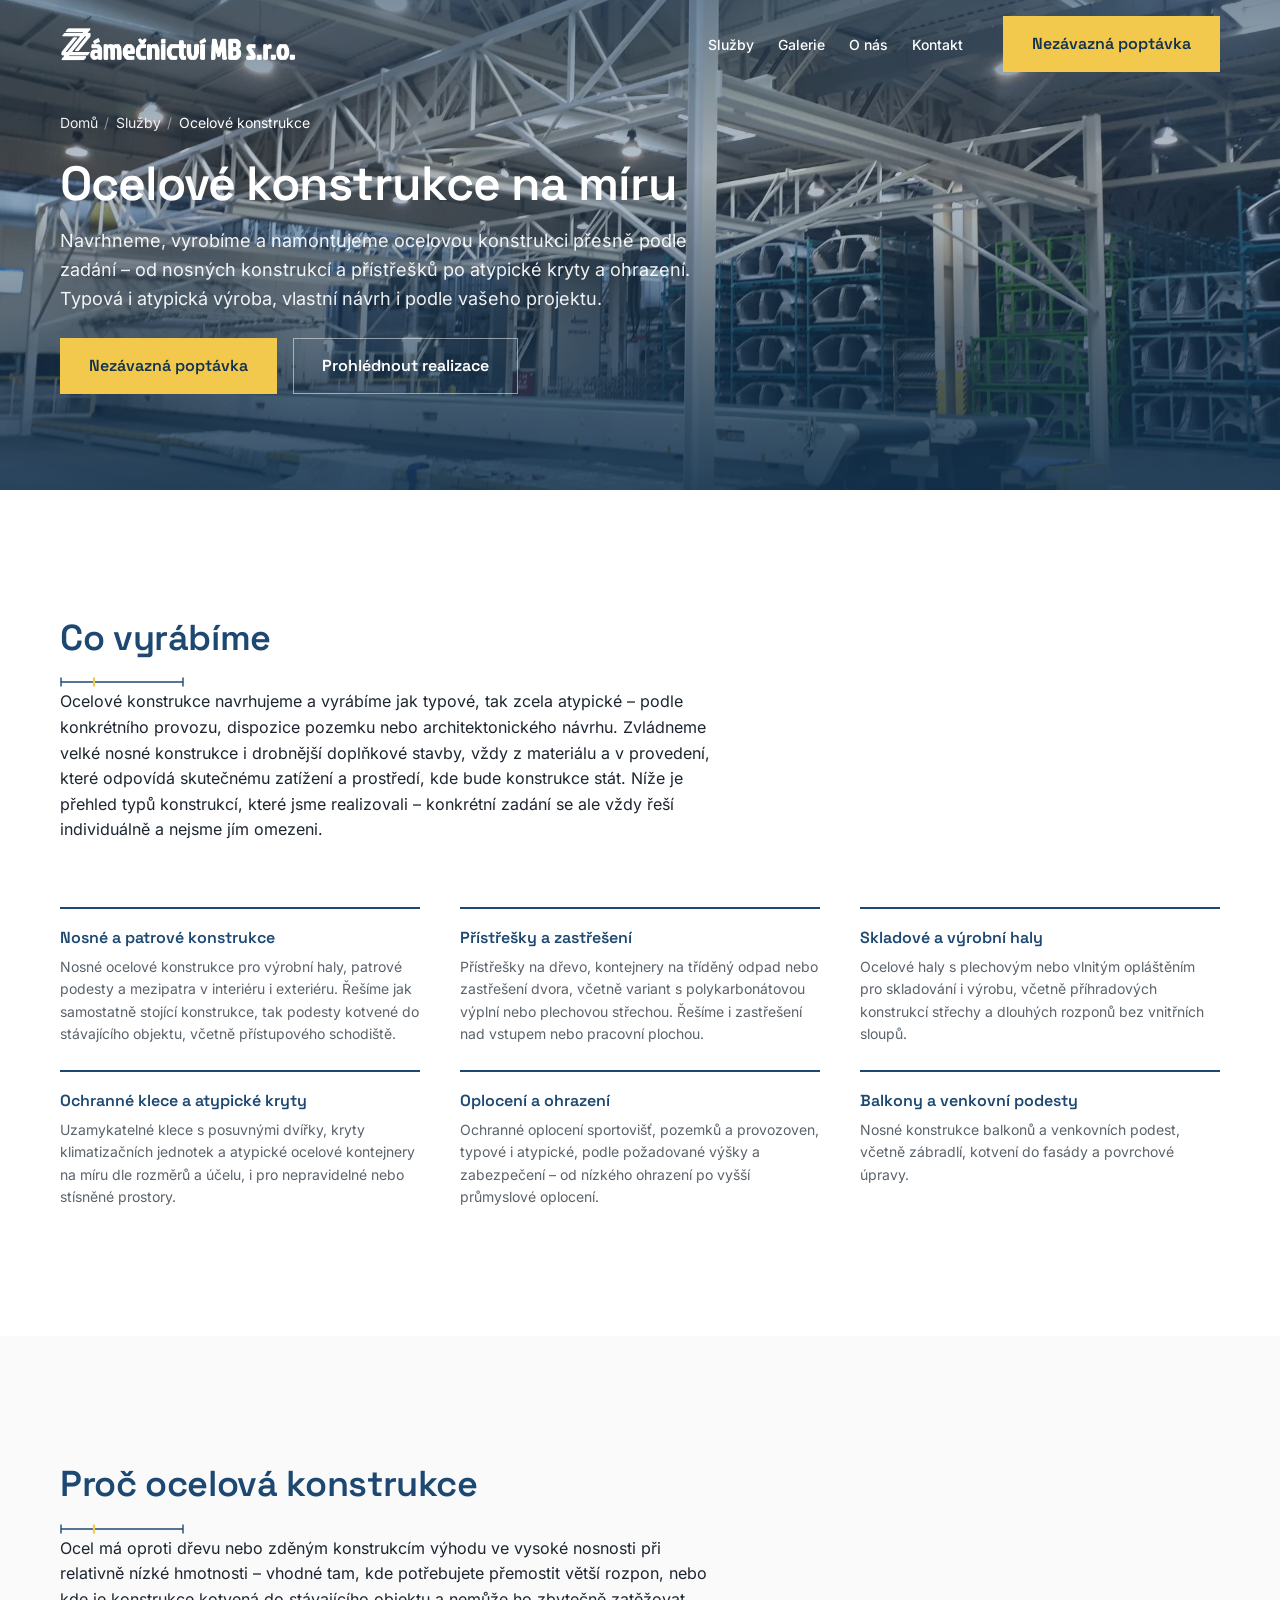
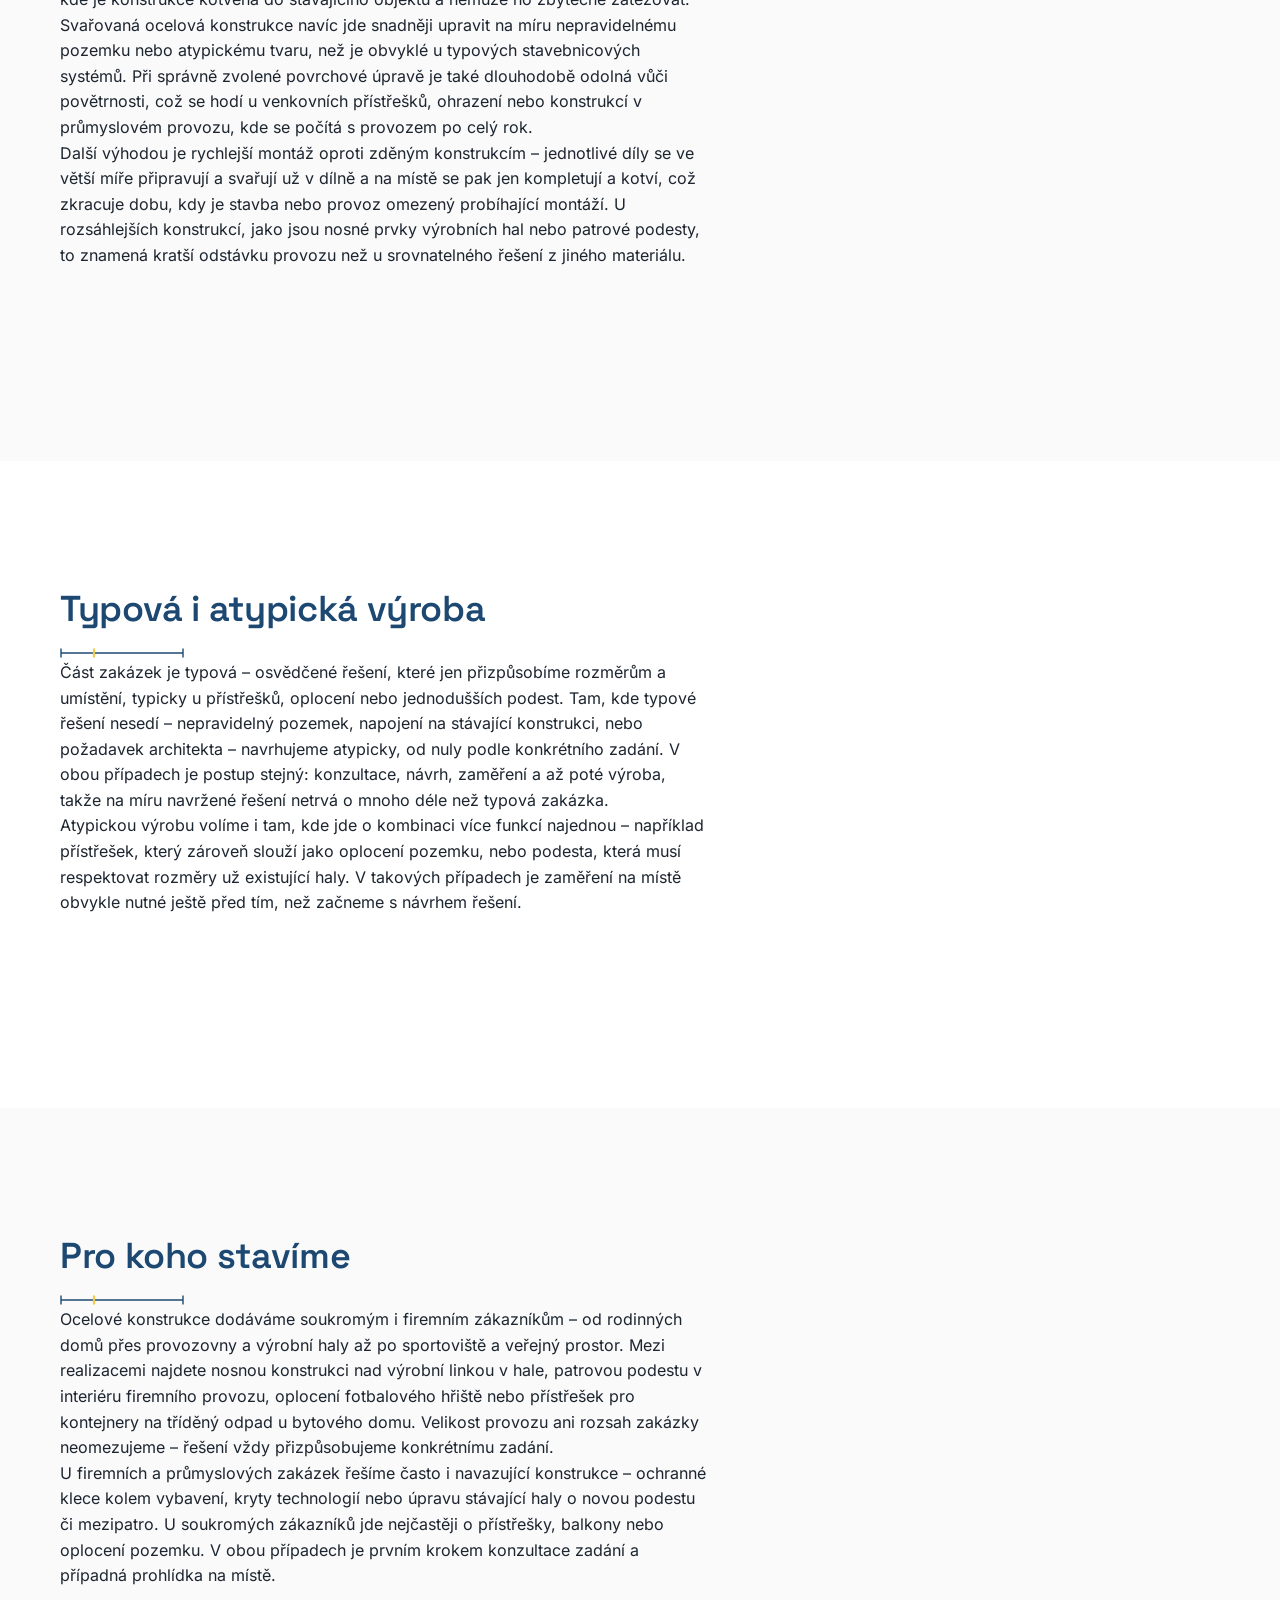
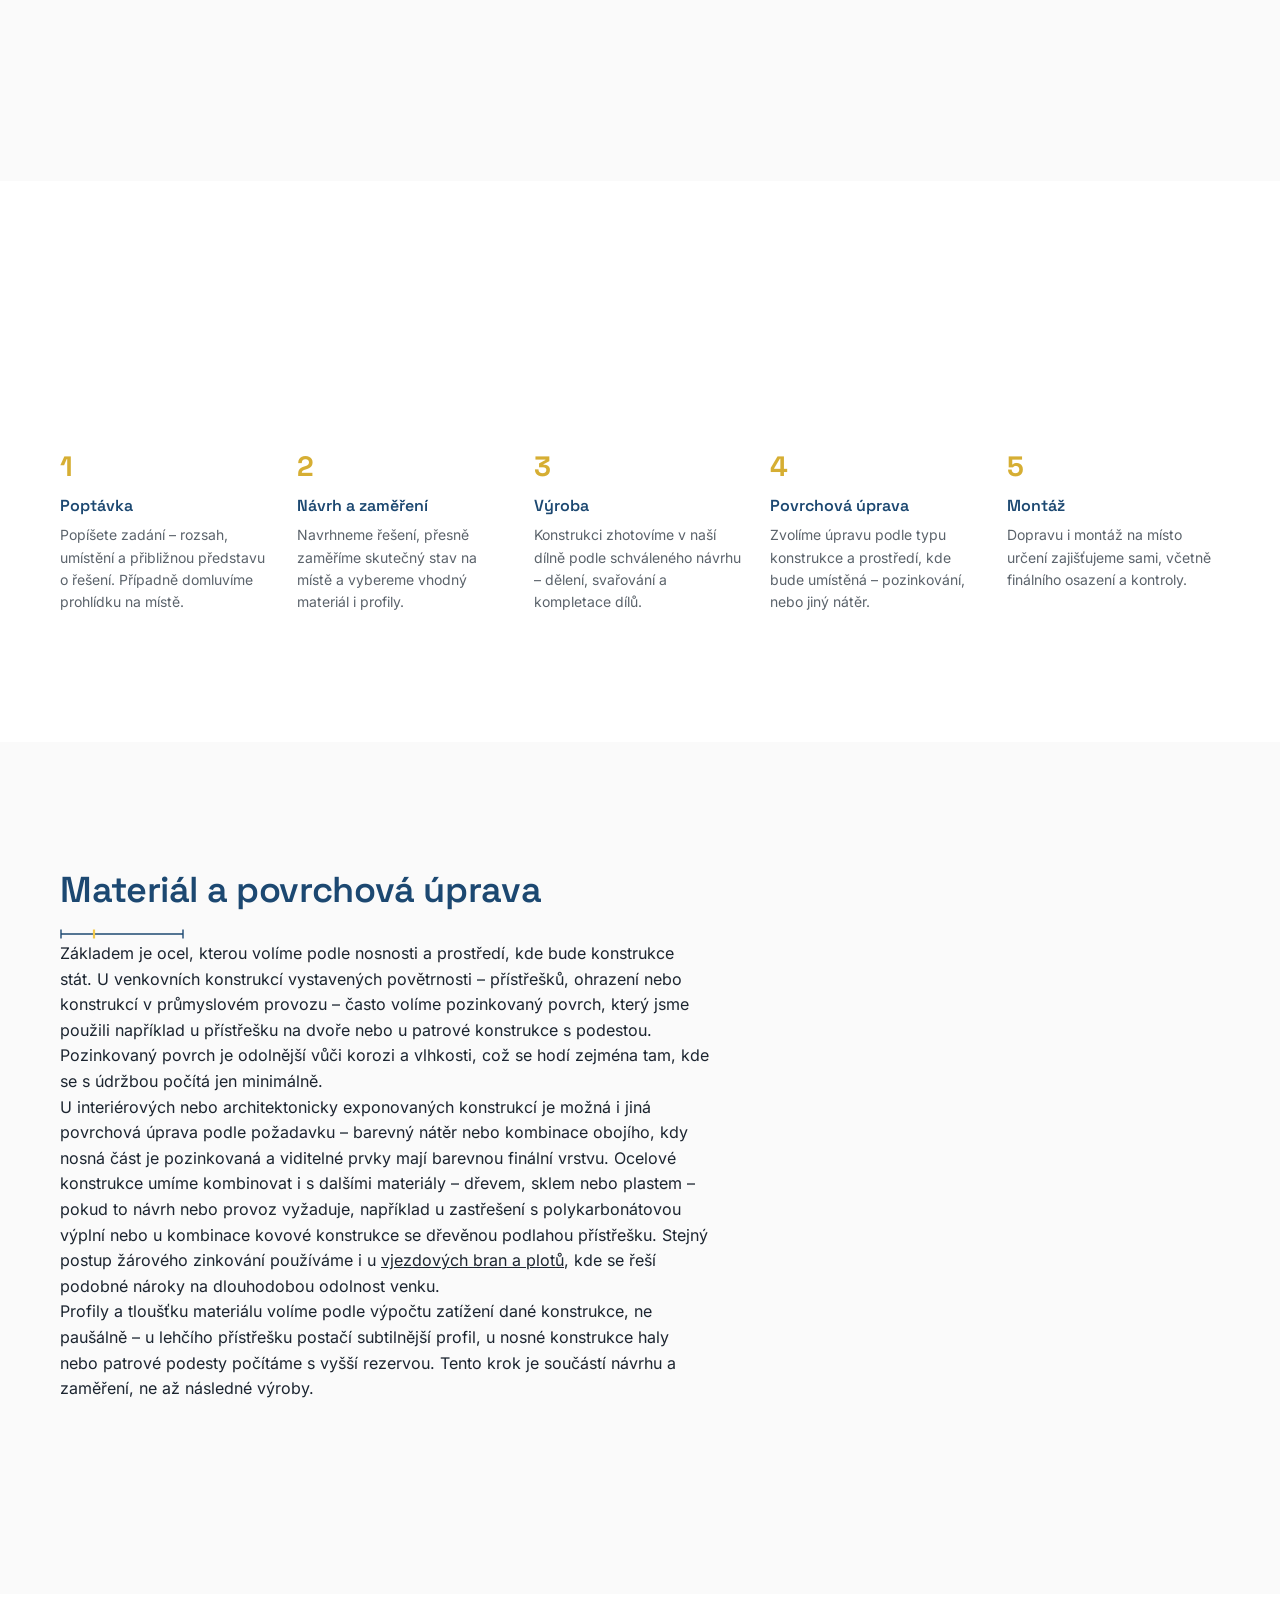
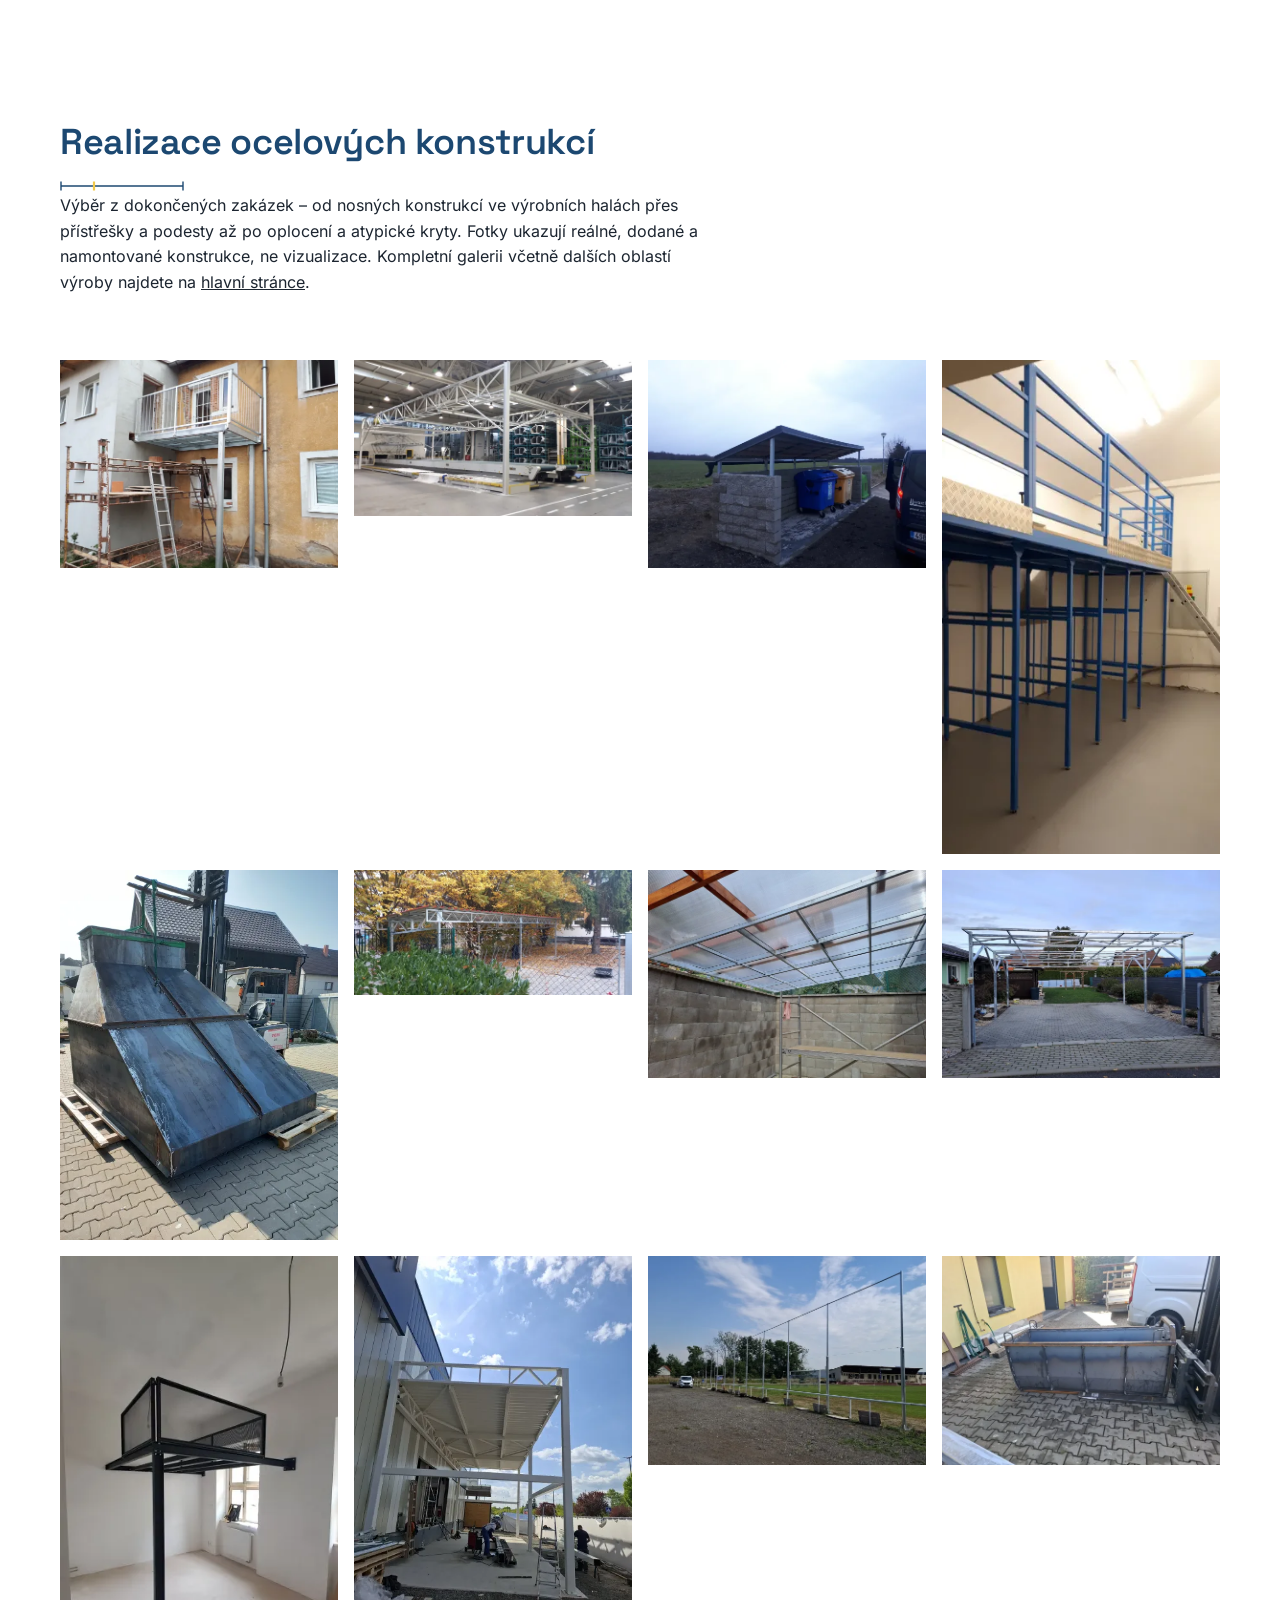
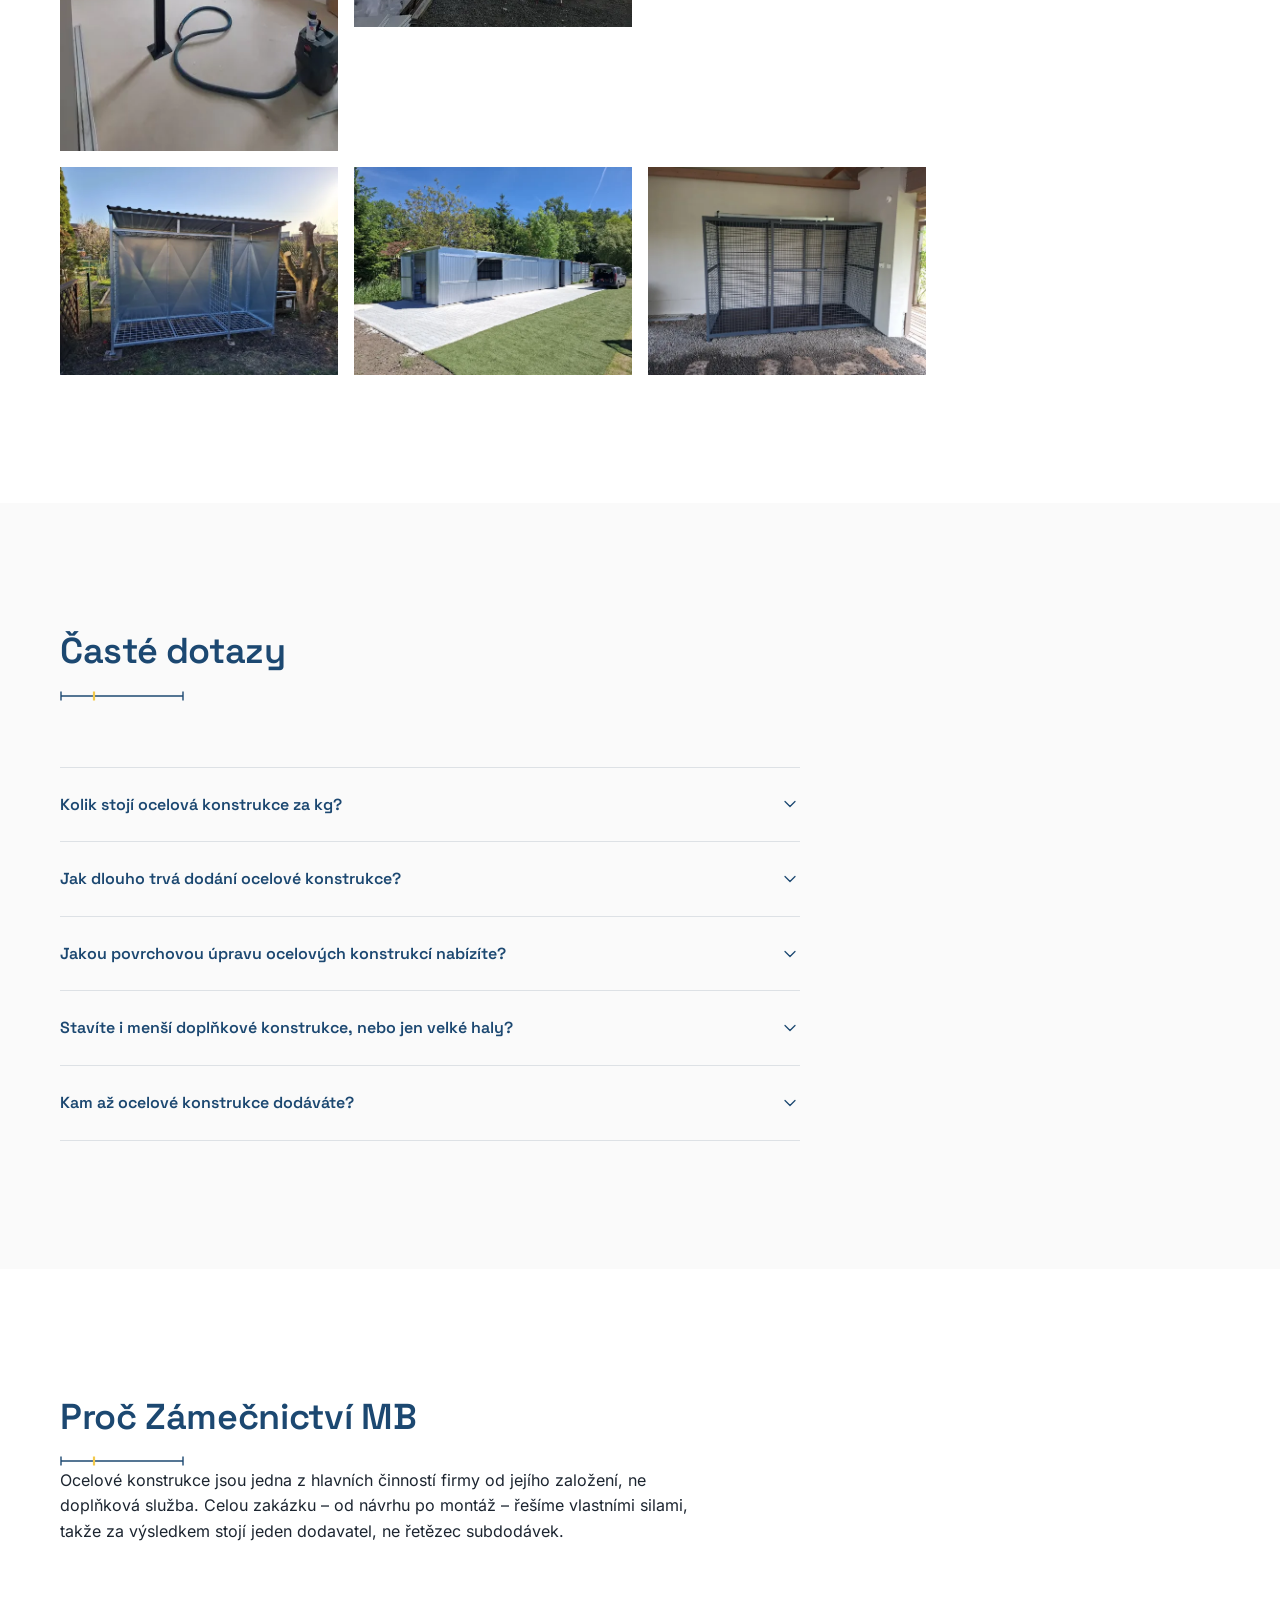
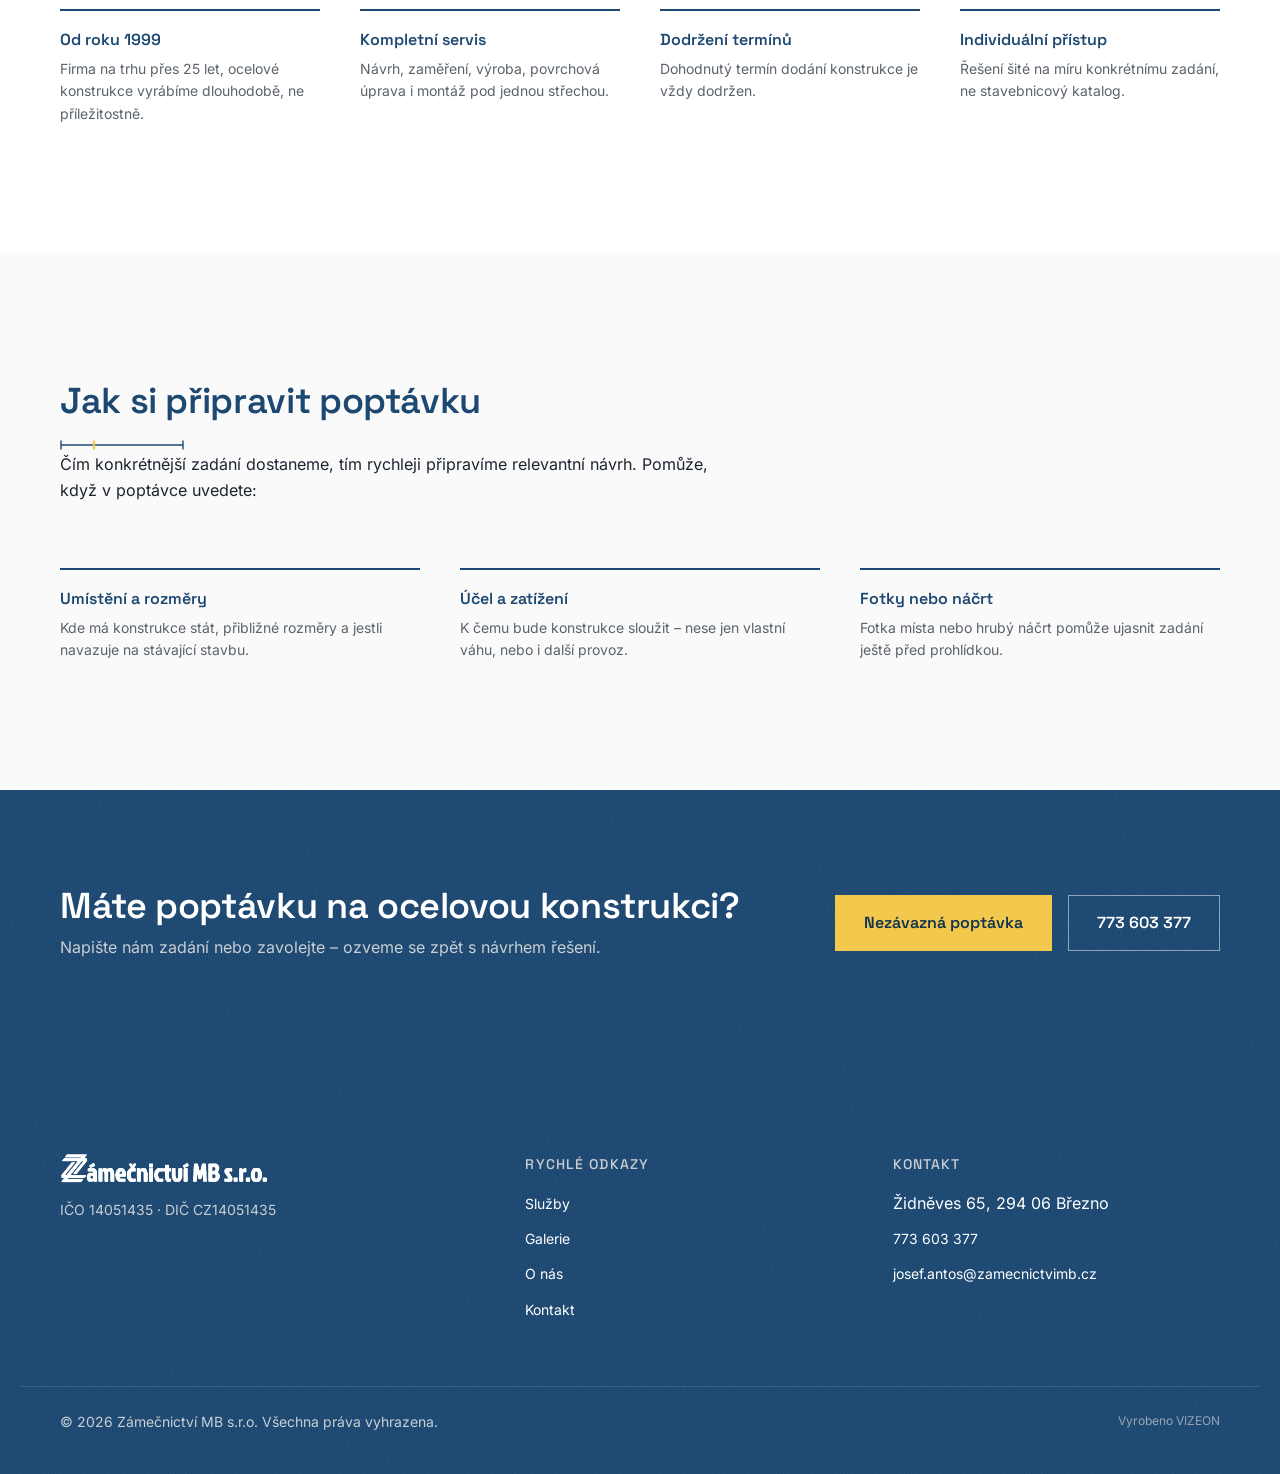
<file: sluzby/ocelove-konstrukce.html>
<!DOCTYPE html>
<html lang="cs">
<head>
<meta charset="UTF-8" />
<meta name="viewport" content="width=device-width, initial-scale=1" />
<title>Ocelové konstrukce na míru - Zámečnictví MB Mladá Boleslav</title>
<meta name="description" content="Výroba ocelových konstrukcí na míru: návrh, zaměření, výroba, povrchová úprava i montáž. Zámečnictví MB, Mladá Boleslav – na trhu od roku 1999." />
<link rel="canonical" href="https://www.zamecnictvimb.cz/sluzby/ocelove-konstrukce.html" />

<link rel="preload" as="font" type="font/woff2" href="/fonts/space-grotesk/space-grotesk-latin.woff2" crossorigin />
<link rel="preload" as="font" type="font/woff2" href="/fonts/space-grotesk/space-grotesk-latin-ext.woff2" crossorigin />

<meta property="og:type" content="website" />
<meta property="og:site_name" content="Zámečnictví MB s.r.o." />
<meta property="og:title" content="Ocelové konstrukce na míru - Zámečnictví MB Mladá Boleslav" />
<meta property="og:description" content="Výroba ocelových konstrukcí na míru: návrh, zaměření, výroba, povrchová úprava i montáž. Zámečnictví MB, Mladá Boleslav – na trhu od roku 1999." />
<meta property="og:url" content="https://www.zamecnictvimb.cz/sluzby/ocelove-konstrukce.html" />
<meta property="og:locale" content="cs_CZ" />
<meta name="twitter:card" content="summary" />

<link rel="icon" href="/favicon.ico" sizes="any" />
<link rel="icon" href="/favicon-32.png" type="image/png" sizes="32x32" />
<link rel="icon" href="/favicon-16.png" type="image/png" sizes="16x16" />
<link rel="apple-touch-icon" href="/apple-touch-icon.png" />

<link rel="stylesheet" href="/css/tokens.css" />
<link rel="stylesheet" href="/css/base.css" />
<link rel="stylesheet" href="/css/layout.css" />
<link rel="stylesheet" href="/css/components.css" />
<link rel="stylesheet" href="/css/sections.css" />
<link rel="stylesheet" href="/css/spoke.css" />

<script type="application/ld+json">
{
  "@context": "https://schema.org",
  "@type": "BreadcrumbList",
  "itemListElement": [
    { "@type": "ListItem", "position": 1, "name": "Domů", "item": "https://www.zamecnictvimb.cz/" },
    { "@type": "ListItem", "position": 2, "name": "Služby", "item": "https://www.zamecnictvimb.cz/#sluzby" },
    { "@type": "ListItem", "position": 3, "name": "Ocelové konstrukce na míru", "item": "https://www.zamecnictvimb.cz/sluzby/ocelove-konstrukce.html" }
  ]
}
</script>
<script type="application/ld+json">
{
  "@context": "https://schema.org",
  "@type": "Service",
  "serviceType": "Výroba ocelových konstrukcí na míru",
  "provider": {
    "@type": "LocalBusiness",
    "name": "Zámečnictví MB s.r.o.",
    "image": "https://www.zamecnictvimb.cz/images/logo/logo-transparent.png",
    "telephone": "+420773603377",
    "email": "josef.antos@zamecnictvimb.cz",
    "address": {
      "@type": "PostalAddress",
      "streetAddress": "Židněves 65",
      "postalCode": "294 06",
      "addressLocality": "Březno",
      "addressCountry": "CZ"
    }
  },
  "areaServed": {
    "@type": "Place",
    "name": "Mladá Boleslav a okolí"
  },
  "url": "https://www.zamecnictvimb.cz/sluzby/ocelove-konstrukce.html"
}
</script>
<script type="application/ld+json">
{
  "@context": "https://schema.org",
  "@type": "FAQPage",
  "mainEntity": [
    {
      "@type": "Question",
      "name": "Kolik stojí ocelová konstrukce za kg?",
      "acceptedAnswer": {
        "@type": "Answer",
        "text": "Cena se odvíjí od typu materiálu, tloušťky profilů, složitosti konstrukce a zvolené povrchové úpravy, paušální cenu za kilogram proto nelze uvést. Dvě zdánlivě podobné konstrukce mohou mít výrazně jinou cenu podle množství svarů, tvarových úprav nebo dostupnosti materiálu. Konkrétní cenovou nabídku připravíme na základě poptávky a zaměření na místě, bez závazku."
      }
    },
    {
      "@type": "Question",
      "name": "Jak dlouho trvá dodání ocelové konstrukce?",
      "acceptedAnswer": {
        "@type": "Answer",
        "text": "Dodací lhůta závisí na rozsahu a náročnosti konkrétní zakázky – drobnější přístřešek zvládneme rychleji než rozsáhlou nosnou konstrukci haly. Přesný termín stanovíme po konzultaci a zaměření a dohodnutý termín dodržujeme."
      }
    },
    {
      "@type": "Question",
      "name": "Jakou povrchovou úpravu ocelových konstrukcí nabízíte?",
      "acceptedAnswer": {
        "@type": "Answer",
        "text": "Podle typu konstrukce a prostředí, kde bude umístěná, volíme mezi pozinkovaným povrchem a dalšími nátěrovými úpravami. Venkovní konstrukce vystavené povětrnosti obvykle doporučujeme pozinkovat, u interiérových nebo architektonicky exponovaných prvků je vhodnější barevný nátěr. Konkrétní doporučení probereme individuálně při návrhu řešení."
      }
    },
    {
      "@type": "Question",
      "name": "Stavíte i menší doplňkové konstrukce, nebo jen velké haly?",
      "acceptedAnswer": {
        "@type": "Answer",
        "text": "Realizujeme jak velké nosné konstrukce a haly, tak drobnější doplňkové stavby – přístřešky, ochranné klece nebo kryty technologií. Rozsah zakázky neomezujeme, řešíme obojí."
      }
    },
    {
      "@type": "Question",
      "name": "Kam až ocelové konstrukce dodáváte?",
      "acceptedAnswer": {
        "@type": "Answer",
        "text": "Realizace děláme především v Mladé Boleslavi a okolí, kde zvládneme zajistit i dopravu a montáž na místě. Konkrétní lokalitu a dostupnost termínu montáže vždy raději probereme individuálně při poptávce."
      }
    }
  ]
}
</script>
</head>
<body>
<a class="skip-link" href="#hlavni-obsah">Přeskočit na obsah</a>

<svg xmlns="http://www.w3.org/2000/svg" style="display:none" aria-hidden="true">
  <symbol id="icon-phone" viewBox="0 0 24 24" fill="none" stroke="currentColor" stroke-width="1.5" stroke-linecap="round" stroke-linejoin="round">
    <path d="M5 4.2h3l1.3 3.6-2 1.7c1 2.6 2.8 4.4 5.4 5.4l1.7-2 3.6 1.3v3a1.2 1.2 0 0 1-1.3 1.2C10.8 18.6 5.4 13.2 4.8 7.3A1.2 1.2 0 0 1 5 4.2z"/>
  </symbol>
  <symbol id="icon-mail" viewBox="0 0 24 24" fill="none" stroke="currentColor" stroke-width="1.5" stroke-linecap="round" stroke-linejoin="round">
    <rect x="2.5" y="5" width="19" height="14"/>
    <path d="M3 6l9 7 9-7"/>
  </symbol>
  <symbol id="icon-pin" viewBox="0 0 24 24" fill="none" stroke="currentColor" stroke-width="1.5" stroke-linecap="round" stroke-linejoin="round">
    <path d="M12 21s7-6.3 7-11.5A7 7 0 0 0 5 9.5C5 14.7 12 21 12 21z"/>
    <circle cx="12" cy="9.5" r="2.4"/>
  </symbol>
  <symbol id="icon-doc" viewBox="0 0 24 24" fill="none" stroke="currentColor" stroke-width="1.5" stroke-linecap="round" stroke-linejoin="round">
    <rect x="4" y="3" width="16" height="18"/>
    <path d="M7.5 8h9M7.5 12h9M7.5 16h5"/>
  </symbol>
  <symbol id="icon-chevron-down" viewBox="0 0 24 24" fill="none" stroke="currentColor" stroke-width="1.5" stroke-linecap="round" stroke-linejoin="round">
    <path d="M6 9l6 6 6-6"/>
  </symbol>
  <symbol id="motif-dim-rule" viewBox="0 0 124 14" fill="none">
    <line x1="1" y1="7" x2="123" y2="7" stroke="currentColor" stroke-width="1.4"/>
    <line x1="1" y1="2.5" x2="1" y2="11.5" stroke="currentColor" stroke-width="1.4"/>
    <line x1="123" y1="2.5" x2="123" y2="11.5" stroke="currentColor" stroke-width="1.4"/>
    <line x1="34" y1="2.5" x2="34" y2="11.5" style="stroke:var(--color-yellow)" stroke-width="2.2"/>
  </symbol>
</svg>

<!-- ============================== HEADER ============================== -->
<header class="header" id="header" data-header>
  <div class="container header__inner">
    <a class="header__logo" href="/" aria-label="Zámečnictví MB s.r.o., úvod">
      <img src="/images/logo/logo-transparent.png" alt="Zámečnictví MB s.r.o." width="238" height="34" />
    </a>

    <nav class="header__nav" aria-label="Hlavní navigace">
      <ul class="header__nav-list">
        <li><a class="header__nav-link" data-nav-link href="/#sluzby">Služby</a></li>
        <li><a class="header__nav-link" data-nav-link href="/#galerie">Galerie</a></li>
        <li><a class="header__nav-link" data-nav-link href="/#o-nas">O nás</a></li>
        <li><a class="header__nav-link" data-nav-link href="/#kontakt">Kontakt</a></li>
      </ul>
      <a class="btn btn--primary header__cta" href="/#kontakt">Nezávazná poptávka</a>
    </nav>

    <button class="header__burger" id="burger" aria-expanded="false" aria-controls="mobile-nav" aria-label="Otevřít menu">
      <span class="header__burger-bars"><span></span><span></span><span></span></span>
    </button>
  </div>
</header>

<div class="mobile-nav" id="mobile-nav">
  <ul class="mobile-nav__list">
    <li><a class="mobile-nav__link" data-nav-link href="/#sluzby">Služby</a></li>
    <li><a class="mobile-nav__link" data-nav-link href="/#galerie">Galerie</a></li>
    <li><a class="mobile-nav__link" data-nav-link href="/#o-nas">O nás</a></li>
    <li><a class="mobile-nav__link" data-nav-link href="/#kontakt">Kontakt</a></li>
  </ul>
  <a class="btn btn--primary mobile-nav__cta" href="/#kontakt">Nezávazná poptávka</a>
</div>

<main id="hlavni-obsah">

<!-- ============================== SUBHERO ============================== -->
<section class="subhero">
  <figure class="subhero__bg">
    <img src="/images/galerie/ocelove-konstrukce/ocelova-nosna-konstrukce-vyrobni-hala.webp" alt="Ocelová nosná konstrukce nad výrobní linkou v hale – realizace Zámečnictví MB" width="1920" height="1080" loading="eager" fetchpriority="high" />
  </figure>
  <div class="container subhero__inner">
    <nav class="breadcrumb" aria-label="Drobečková navigace">
      <a href="/">Domů</a>
      <span class="breadcrumb__sep">/</span>
      <a href="/#sluzby">Služby</a>
      <span class="breadcrumb__sep">/</span>
      <span class="breadcrumb__current" aria-current="page">Ocelové konstrukce</span>
    </nav>
    <h1>Ocelové konstrukce na míru</h1>
    <p class="subhero__lead">Navrhneme, vyrobíme a namontujeme ocelovou konstrukci přesně podle zadání – od nosných konstrukcí a přístřešků po atypické kryty a ohrazení. Typová i atypická výroba, vlastní návrh i podle vašeho projektu.</p>
    <div class="subhero__ctas">
      <a class="btn btn--primary" href="/#kontakt">Nezávazná poptávka</a>
      <a class="btn btn--secondary btn--on-dark" href="#realizace">Prohlédnout realizace</a>
    </div>
  </div>
</section>

<!-- ============================== CO VYRÁBÍME ============================== -->
<section class="section" id="co-vyrabime">
  <div class="container">
    <div class="section__head section__head--wide" data-reveal>
      <h2>Co vyrábíme</h2>
      <svg class="dim-rule"><use href="#motif-dim-rule"/></svg>
      <p>Ocelové konstrukce navrhujeme a vyrábíme jak typové, tak zcela atypické – podle konkrétního provozu, dispozice pozemku nebo architektonického návrhu. Zvládneme velké nosné konstrukce i drobnější doplňkové stavby, vždy z materiálu a v provedení, které odpovídá skutečnému zatížení a prostředí, kde bude konstrukce stát. Níže je přehled typů konstrukcí, které jsme realizovali – konkrétní zadání se ale vždy řeší individuálně a nejsme jím omezeni.</p>
    </div>

    <div class="feature-grid">
      <div class="feature-block" data-reveal>
        <p class="feature-block__title">Nosné a patrové konstrukce</p>
        <p class="feature-block__text">Nosné ocelové konstrukce pro výrobní haly, patrové podesty a mezipatra v interiéru i exteriéru. Řešíme jak samostatně stojící konstrukce, tak podesty kotvené do stávajícího objektu, včetně přístupového schodiště.</p>
      </div>
      <div class="feature-block" data-reveal>
        <p class="feature-block__title">Přístřešky a zastřešení</p>
        <p class="feature-block__text">Přístřešky na dřevo, kontejnery na tříděný odpad nebo zastřešení dvora, včetně variant s polykarbonátovou výplní nebo plechovou střechou. Řešíme i zastřešení nad vstupem nebo pracovní plochou.</p>
      </div>
      <div class="feature-block" data-reveal>
        <p class="feature-block__title">Skladové a výrobní haly</p>
        <p class="feature-block__text">Ocelové haly s plechovým nebo vlnitým opláštěním pro skladování i výrobu, včetně příhradových konstrukcí střechy a dlouhých rozponů bez vnitřních sloupů.</p>
      </div>
      <div class="feature-block" data-reveal>
        <p class="feature-block__title">Ochranné klece a atypické kryty</p>
        <p class="feature-block__text">Uzamykatelné klece s posuvnými dvířky, kryty klimatizačních jednotek a atypické ocelové kontejnery na míru dle rozměrů a účelu, i pro nepravidelné nebo stísněné prostory.</p>
      </div>
      <div class="feature-block" data-reveal>
        <p class="feature-block__title">Oplocení a ohrazení</p>
        <p class="feature-block__text">Ochranné oplocení sportovišť, pozemků a provozoven, typové i atypické, podle požadované výšky a zabezpečení – od nízkého ohrazení po vyšší průmyslové oplocení.</p>
      </div>
      <div class="feature-block" data-reveal>
        <p class="feature-block__title">Balkony a venkovní podesty</p>
        <p class="feature-block__text">Nosné konstrukce balkonů a venkovních podest, včetně zábradlí, kotvení do fasády a povrchové úpravy.</p>
      </div>
    </div>
  </div>
</section>

<!-- ============================== PROČ OCELOVÁ KONSTRUKCE ============================== -->
<section class="section section--offwhite">
  <div class="container">
    <div class="section__head section__head--wide" data-reveal>
      <h2>Proč ocelová konstrukce</h2>
      <svg class="dim-rule"><use href="#motif-dim-rule"/></svg>
      <p>Ocel má oproti dřevu nebo zděným konstrukcím výhodu ve vysoké nosnosti při relativně nízké hmotnosti – vhodné tam, kde potřebujete přemostit větší rozpon, nebo kde je konstrukce kotvená do stávajícího objektu a nemůže ho zbytečně zatěžovat. Svařovaná ocelová konstrukce navíc jde snadněji upravit na míru nepravidelnému pozemku nebo atypickému tvaru, než je obvyklé u typových stavebnicových systémů. Při správně zvolené povrchové úpravě je také dlouhodobě odolná vůči povětrnosti, což se hodí u venkovních přístřešků, ohrazení nebo konstrukcí v průmyslovém provozu, kde se počítá s provozem po celý rok.</p>
      <p>Další výhodou je rychlejší montáž oproti zděným konstrukcím – jednotlivé díly se ve větší míře připravují a svařují už v dílně a na místě se pak jen kompletují a kotví, což zkracuje dobu, kdy je stavba nebo provoz omezený probíhající montáží. U rozsáhlejších konstrukcí, jako jsou nosné prvky výrobních hal nebo patrové podesty, to znamená kratší odstávku provozu než u srovnatelného řešení z jiného materiálu.</p>
    </div>
  </div>
</section>

<!-- ============================== TYPOVÁ VS. ATYPICKÁ VÝROBA ============================== -->
<section class="section">
  <div class="container">
    <div class="section__head section__head--wide" data-reveal>
      <h2>Typová i atypická výroba</h2>
      <svg class="dim-rule"><use href="#motif-dim-rule"/></svg>
      <p>Část zakázek je typová – osvědčené řešení, které jen přizpůsobíme rozměrům a umístění, typicky u přístřešků, oplocení nebo jednodušších podest. Tam, kde typové řešení nesedí – nepravidelný pozemek, napojení na stávající konstrukci, nebo požadavek architekta – navrhujeme atypicky, od nuly podle konkrétního zadání. V obou případech je postup stejný: konzultace, návrh, zaměření a až poté výroba, takže na míru navržené řešení netrvá o mnoho déle než typová zakázka.</p>
      <p>Atypickou výrobu volíme i tam, kde jde o kombinaci více funkcí najednou – například přístřešek, který zároveň slouží jako oplocení pozemku, nebo podesta, která musí respektovat rozměry už existující haly. V takových případech je zaměření na místě obvykle nutné ještě před tím, než začneme s návrhem řešení.</p>
    </div>
  </div>
</section>

<!-- ============================== PRO KOHO STAVÍME ============================== -->
<section class="section section--offwhite">
  <div class="container">
    <div class="section__head section__head--wide" data-reveal>
      <h2>Pro koho stavíme</h2>
      <svg class="dim-rule"><use href="#motif-dim-rule"/></svg>
      <p>Ocelové konstrukce dodáváme soukromým i firemním zákazníkům – od rodinných domů přes provozovny a výrobní haly až po sportoviště a veřejný prostor. Mezi realizacemi najdete nosnou konstrukci nad výrobní linkou v hale, patrovou podestu v interiéru firemního provozu, oplocení fotbalového hřiště nebo přístřešek pro kontejnery na tříděný odpad u bytového domu. Velikost provozu ani rozsah zakázky neomezujeme – řešení vždy přizpůsobujeme konkrétnímu zadání.</p>
      <p>U firemních a průmyslových zakázek řešíme často i navazující konstrukce – ochranné klece kolem vybavení, kryty technologií nebo úpravu stávající haly o novou podestu či mezipatro. U soukromých zákazníků jde nejčastěji o přístřešky, balkony nebo oplocení pozemku. V obou případech je prvním krokem konzultace zadání a případná prohlídka na místě.</p>
    </div>
  </div>
</section>

<!-- ============================== JAK ZAKÁZKA PROBÍHÁ ============================== -->
<section class="section" id="postup">
  <div class="container">
    <div class="section__head" data-reveal>
      <h2>Jak zakázka probíhá</h2>
      <svg class="dim-rule"><use href="#motif-dim-rule"/></svg>
    </div>

    <div class="process-list">
      <div class="process-step" data-reveal>
        <p class="process-step__num">1</p>
        <p class="process-step__title">Poptávka</p>
        <p class="process-step__text">Popíšete zadání – rozsah, umístění a přibližnou představu o řešení. Případně domluvíme prohlídku na místě.</p>
      </div>
      <div class="process-step" data-reveal>
        <p class="process-step__num">2</p>
        <p class="process-step__title">Návrh a zaměření</p>
        <p class="process-step__text">Navrhneme řešení, přesně zaměříme skutečný stav na místě a vybereme vhodný materiál i profily.</p>
      </div>
      <div class="process-step" data-reveal>
        <p class="process-step__num">3</p>
        <p class="process-step__title">Výroba</p>
        <p class="process-step__text">Konstrukci zhotovíme v naší dílně podle schváleného návrhu – dělení, svařování a kompletace dílů.</p>
      </div>
      <div class="process-step" data-reveal>
        <p class="process-step__num">4</p>
        <p class="process-step__title">Povrchová úprava</p>
        <p class="process-step__text">Zvolíme úpravu podle typu konstrukce a prostředí, kde bude umístěná – pozinkování, nebo jiný nátěr.</p>
      </div>
      <div class="process-step" data-reveal>
        <p class="process-step__num">5</p>
        <p class="process-step__title">Montáž</p>
        <p class="process-step__text">Dopravu i montáž na místo určení zajišťujeme sami, včetně finálního osazení a kontroly.</p>
      </div>
    </div>
  </div>
</section>

<!-- ============================== MATERIÁL A POVRCHOVÁ ÚPRAVA ============================== -->
<section class="section section--offwhite">
  <div class="container">
    <div class="section__head section__head--wide" data-reveal>
      <h2>Materiál a povrchová úprava</h2>
      <svg class="dim-rule"><use href="#motif-dim-rule"/></svg>
      <p>Základem je ocel, kterou volíme podle nosnosti a prostředí, kde bude konstrukce stát. U venkovních konstrukcí vystavených povětrnosti – přístřešků, ohrazení nebo konstrukcí v průmyslovém provozu – často volíme pozinkovaný povrch, který jsme použili například u přístřešku na dvoře nebo u patrové konstrukce s podestou. Pozinkovaný povrch je odolnější vůči korozi a vlhkosti, což se hodí zejména tam, kde se s údržbou počítá jen minimálně.</p>
      <p>U interiérových nebo architektonicky exponovaných konstrukcí je možná i jiná povrchová úprava podle požadavku – barevný nátěr nebo kombinace obojího, kdy nosná část je pozinkovaná a viditelné prvky mají barevnou finální vrstvu. Ocelové konstrukce umíme kombinovat i s dalšími materiály – dřevem, sklem nebo plastem – pokud to návrh nebo provoz vyžaduje, například u zastřešení s polykarbonátovou výplní nebo u kombinace kovové konstrukce se dřevěnou podlahou přístřešku. Stejný postup žárového zinkování používáme i u <a href="/sluzby/vrata-a-ploty.html">vjezdových bran a plotů</a>, kde se řeší podobné nároky na dlouhodobou odolnost venku.</p>
      <p>Profily a tloušťku materiálu volíme podle výpočtu zatížení dané konstrukce, ne paušálně – u lehčího přístřešku postačí subtilnější profil, u nosné konstrukce haly nebo patrové podesty počítáme s vyšší rezervou. Tento krok je součástí návrhu a zaměření, ne až následné výroby.</p>
    </div>
  </div>
</section>

<!-- ============================== REALIZACE (foto) ============================== -->
<section class="section" id="realizace">
  <div class="container">
    <div class="section__head section__head--wide" data-reveal>
      <h2>Realizace ocelových konstrukcí</h2>
      <svg class="dim-rule"><use href="#motif-dim-rule"/></svg>
      <p>Výběr z dokončených zakázek – od nosných konstrukcí ve výrobních halách přes přístřešky a podesty až po oplocení a atypické kryty. Fotky ukazují reálné, dodané a namontované konstrukce, ne vizualizace. Kompletní galerii včetně dalších oblastí výroby najdete na <a href="/#galerie">hlavní stránce</a>.</p>
    </div>

    <div class="spoke-gallery">
      <figure class="photo-frame photo-frame--filled" style="--ar:1920/1440">
        <img src="/images/galerie/ocelove-konstrukce/ocelovy-balkon-pozinkovane-zabradli_thumb.webp" alt="Ocelová konstrukce balkonu s pozinkovaným zábradlím" width="1920" height="1440" loading="lazy" decoding="async" />
      </figure>
      <figure class="photo-frame photo-frame--filled" style="--ar:1920/1080">
        <img src="/images/galerie/ocelove-konstrukce/ocelova-nosna-konstrukce-vyrobni-hala_thumb.webp" alt="Ocelová nosná konstrukce nad výrobní linkou v hale" width="1920" height="1080" loading="lazy" decoding="async" />
      </figure>
      <figure class="photo-frame photo-frame--filled" style="--ar:1920/1440">
        <img src="/images/galerie/ocelove-konstrukce/pristresek-kontejnery-trideny-odpad_thumb.webp" alt="Ocelový přístřešek pro kontejnery na tříděný odpad" width="1920" height="1440" loading="lazy" decoding="async" />
      </figure>
      <figure class="photo-frame photo-frame--filled" style="--ar:1080/1920">
        <img src="/images/galerie/ocelove-konstrukce/modra-ocelova-konstrukce-podesta_thumb.webp" alt="Modrá ocelová patrová konstrukce s podestou a zábradlím" width="1080" height="1920" loading="lazy" decoding="async" />
      </figure>
      <figure class="photo-frame photo-frame--filled" style="--ar:1440/1920">
        <img src="/images/galerie/ocelove-konstrukce/atypicky-ocelovy-kryt-na-paletach_thumb.webp" alt="Velký ocelový kryt jehlanového tvaru na paletách" width="1440" height="1920" loading="lazy" decoding="async" />
      </figure>
      <figure class="photo-frame photo-frame--filled" style="--ar:1920/864">
        <img src="/images/galerie/ocelove-konstrukce/pristresek-prihradova-konstrukce_thumb.webp" alt="Ocelový přístřešek s příhradovou konstrukcí a plechovou střechou" width="1920" height="864" loading="lazy" decoding="async" />
      </figure>
      <figure class="photo-frame photo-frame--filled" style="--ar:1920/1440">
        <img src="/images/galerie/ocelove-konstrukce/zastreseni-polykarbonatove-desky_thumb.webp" alt="Ocelová konstrukce zastřešení s polykarbonátovými deskami" width="1920" height="1440" loading="lazy" decoding="async" />
      </figure>
      <figure class="photo-frame photo-frame--filled" style="--ar:1920/1440">
        <img src="/images/galerie/ocelove-konstrukce/pozinkovany-pristresek-na-dvore_thumb.webp" alt="Pozinkovaná ocelová konstrukce přístřešku na dvoře" width="1920" height="1440" loading="lazy" decoding="async" />
      </figure>
      <figure class="photo-frame photo-frame--filled" style="--ar:1080/1920">
        <img src="/images/galerie/ocelove-konstrukce/cerna-ocelova-podesta-interier_thumb.webp" alt="Atypická černá ocelová konstrukce podesty v interiéru" width="1080" height="1920" loading="lazy" decoding="async" />
      </figure>
      <figure class="photo-frame photo-frame--filled" style="--ar:1440/1920">
        <img src="/images/galerie/ocelove-konstrukce/bily-pristresek-montaz-u-haly_thumb.webp" alt="Bílá ocelová konstrukce přístřešku u haly při montáži" width="1440" height="1920" loading="lazy" decoding="async" />
      </figure>
      <figure class="photo-frame photo-frame--filled" style="--ar:1920/1440">
        <img src="/images/galerie/ocelove-konstrukce/oploceni-fotbaloveho-hriste_thumb.webp" alt="Ocelové ochranné oplocení fotbalového hřiště" width="1920" height="1440" loading="lazy" decoding="async" />
      </figure>
      <figure class="photo-frame photo-frame--filled" style="--ar:1920/1440">
        <img src="/images/galerie/ocelove-konstrukce/atypicky-ocelovy-kontejner-vzv_thumb.webp" alt="Atypický ocelový kontejner na vidlích vysokozdvižného vozíku" width="1920" height="1440" loading="lazy" decoding="async" />
      </figure>
      <figure class="photo-frame photo-frame--filled" style="--ar:1920/1440">
        <img src="/images/galerie/ocelove-konstrukce/pristresek-na-drevo-rostova-podlaha_thumb.webp" alt="Ocelový přístřešek na dřevo s roštovou podlahou v zahradě" width="1920" height="1440" loading="lazy" decoding="async" />
      </figure>
      <figure class="photo-frame photo-frame--filled" style="--ar:1920/1440">
        <img src="/images/galerie/ocelove-konstrukce/skladova-hala-vlnity-plech_thumb.webp" alt="Dlouhá plechová skladová hala s vlnitým opláštěním" width="1920" height="1440" loading="lazy" decoding="async" />
      </figure>
      <figure class="photo-frame photo-frame--filled" style="--ar:1920/1440">
        <img src="/images/galerie/ocelove-konstrukce/ocelova-klec-posuvna-dvirka_thumb.webp" alt="Ocelová klec s posuvnými dvířky pod pergolou" width="1920" height="1440" loading="lazy" decoding="async" />
      </figure>
    </div>
  </div>
</section>

<!-- ============================== FAQ ============================== -->
<section class="section section--offwhite">
  <div class="container">
    <div class="section__head" data-reveal>
      <h2>Časté dotazy</h2>
      <svg class="dim-rule"><use href="#motif-dim-rule"/></svg>
    </div>

    <div class="faq-list">
      <details class="faq-item">
        <summary>Kolik stojí ocelová konstrukce za kg?
          <svg class="faq-item__icon"><use href="#icon-chevron-down"/></svg>
        </summary>
        <p>Cena se odvíjí od typu materiálu, tloušťky profilů, složitosti konstrukce a zvolené povrchové úpravy, paušální cenu za kilogram proto nelze uvést. Dvě zdánlivě podobné konstrukce mohou mít výrazně jinou cenu podle množství svarů, tvarových úprav nebo dostupnosti materiálu. Konkrétní cenovou nabídku připravíme na základě poptávky a zaměření na místě, bez závazku.</p>
      </details>
      <details class="faq-item">
        <summary>Jak dlouho trvá dodání ocelové konstrukce?
          <svg class="faq-item__icon"><use href="#icon-chevron-down"/></svg>
        </summary>
        <p>Dodací lhůta závisí na rozsahu a náročnosti konkrétní zakázky – drobnější přístřešek zvládneme rychleji než rozsáhlou nosnou konstrukci haly. Přesný termín stanovíme po konzultaci a zaměření a dohodnutý termín dodržujeme.</p>
      </details>
      <details class="faq-item">
        <summary>Jakou povrchovou úpravu ocelových konstrukcí nabízíte?
          <svg class="faq-item__icon"><use href="#icon-chevron-down"/></svg>
        </summary>
        <p>Podle typu konstrukce a prostředí, kde bude umístěná, volíme mezi pozinkovaným povrchem a dalšími nátěrovými úpravami. Venkovní konstrukce vystavené povětrnosti obvykle doporučujeme pozinkovat, u interiérových nebo architektonicky exponovaných prvků je vhodnější barevný nátěr. Konkrétní doporučení probereme individuálně při návrhu řešení.</p>
      </details>
      <details class="faq-item">
        <summary>Stavíte i menší doplňkové konstrukce, nebo jen velké haly?
          <svg class="faq-item__icon"><use href="#icon-chevron-down"/></svg>
        </summary>
        <p>Realizujeme jak velké nosné konstrukce a haly, tak drobnější doplňkové stavby – přístřešky, ochranné klece nebo kryty technologií. Rozsah zakázky neomezujeme, řešíme obojí.</p>
      </details>
      <details class="faq-item">
        <summary>Kam až ocelové konstrukce dodáváte?
          <svg class="faq-item__icon"><use href="#icon-chevron-down"/></svg>
        </summary>
        <p>Realizace děláme především v Mladé Boleslavi a okolí, kde zvládneme zajistit i dopravu a montáž na místě. Konkrétní lokalitu a dostupnost termínu montáže vždy raději probereme individuálně při poptávce.</p>
      </details>
    </div>
  </div>
</section>

<!-- ============================== PROČ ZÁMEČNICTVÍ MB ============================== -->
<section class="section">
  <div class="container">
    <div class="section__head section__head--wide" data-reveal>
      <h2>Proč Zámečnictví MB</h2>
      <svg class="dim-rule"><use href="#motif-dim-rule"/></svg>
      <p>Ocelové konstrukce jsou jedna z hlavních činností firmy od jejího založení, ne doplňková služba. Celou zakázku – od návrhu po montáž – řešíme vlastními silami, takže za výsledkem stojí jeden dodavatel, ne řetězec subdodávek.</p>
    </div>
    <div class="about__values" style="margin-top: var(--space-lg)">
      <div class="value-block" data-reveal>
      <p class="value-block__title">Od roku 1999</p>
      <p class="value-block__text">Firma na trhu přes 25 let, ocelové konstrukce vyrábíme dlouhodobě, ne příležitostně.</p>
    </div>
    <div class="value-block" data-reveal>
      <p class="value-block__title">Kompletní servis</p>
      <p class="value-block__text">Návrh, zaměření, výroba, povrchová úprava i montáž pod jednou střechou.</p>
    </div>
    <div class="value-block" data-reveal>
      <p class="value-block__title">Dodržení termínů</p>
      <p class="value-block__text">Dohodnutý termín dodání konstrukce je vždy dodržen.</p>
    </div>
    <div class="value-block" data-reveal>
      <p class="value-block__title">Individuální přístup</p>
      <p class="value-block__text">Řešení šité na míru konkrétnímu zadání, ne stavebnicový katalog.</p>
    </div>
    </div>
  </div>
</section>

<!-- ============================== JAK SI PŘIPRAVIT POPTÁVKU ============================== -->
<section class="section section--offwhite">
  <div class="container">
    <div class="section__head section__head--wide" data-reveal>
      <h2>Jak si připravit poptávku</h2>
      <svg class="dim-rule"><use href="#motif-dim-rule"/></svg>
      <p>Čím konkrétnější zadání dostaneme, tím rychleji připravíme relevantní návrh. Pomůže, když v poptávce uvedete:</p>
    </div>
    <div class="feature-grid">
      <div class="feature-block" data-reveal>
        <p class="feature-block__title">Umístění a rozměry</p>
        <p class="feature-block__text">Kde má konstrukce stát, přibližné rozměry a jestli navazuje na stávající stavbu.</p>
      </div>
      <div class="feature-block" data-reveal>
        <p class="feature-block__title">Účel a zatížení</p>
        <p class="feature-block__text">K čemu bude konstrukce sloužit – nese jen vlastní váhu, nebo i další provoz.</p>
      </div>
      <div class="feature-block" data-reveal>
        <p class="feature-block__title">Fotky nebo náčrt</p>
        <p class="feature-block__text">Fotka místa nebo hrubý náčrt pomůže ujasnit zadání ještě před prohlídkou.</p>
      </div>
    </div>
  </div>
</section>

<!-- ============================== CTA PÁS ============================== -->
<div class="cta-band">
  <div class="container cta-band__inner">
    <div>
      <h2>Máte poptávku na ocelovou konstrukci?</h2>
      <p>Napište nám zadání nebo zavolejte – ozveme se zpět s návrhem řešení.</p>
    </div>
    <div class="cta-band__actions">
      <a class="btn btn--primary" href="/#kontakt">Nezávazná poptávka</a>
      <a class="btn btn--secondary btn--on-dark" href="tel:+420773603377">773 603 377</a>
    </div>
  </div>
</div>

</main>

<!-- ============================== FOOTER ============================== -->
<footer class="footer">
  <div class="container footer__grid">
    <div class="footer__logo">
      <img src="/images/logo/logo-transparent.png" alt="Zámečnictví MB s.r.o." width="180" height="26" />
      <p class="footer__ico">IČO 14051435 · DIČ CZ14051435</p>
    </div>

    <div>
      <p class="footer__heading">Rychlé odkazy</p>
      <ul class="footer__list">
        <li><a href="/#sluzby">Služby</a></li>
        <li><a href="/#galerie">Galerie</a></li>
        <li><a href="/#o-nas">O nás</a></li>
        <li><a href="/#kontakt">Kontakt</a></li>
      </ul>
    </div>

    <div>
      <p class="footer__heading">Kontakt</p>
      <ul class="footer__list">
        <li>Židněves 65, 294 06 Březno</li>
        <li><a href="tel:+420773603377">773 603 377</a></li>
        <li><a href="mailto:josef.antos@zamecnictvimb.cz">josef.antos@zamecnictvimb.cz</a></li>
      </ul>
    </div>
  </div>

  <div class="container footer__bottom">
    <span>© <span id="footer-year">2026</span> Zámečnictví MB s.r.o. Všechna práva vyhrazena.</span>
    <span class="footer__credit">Vyrobeno <a href="https://vizeon.cz" target="_blank" rel="noopener">VIZEON</a></span>
  </div>
</footer>

<script defer src="/js/nav.js"></script>
<script defer src="/js/reveal.js"></script>
</body>
</html>
</file>
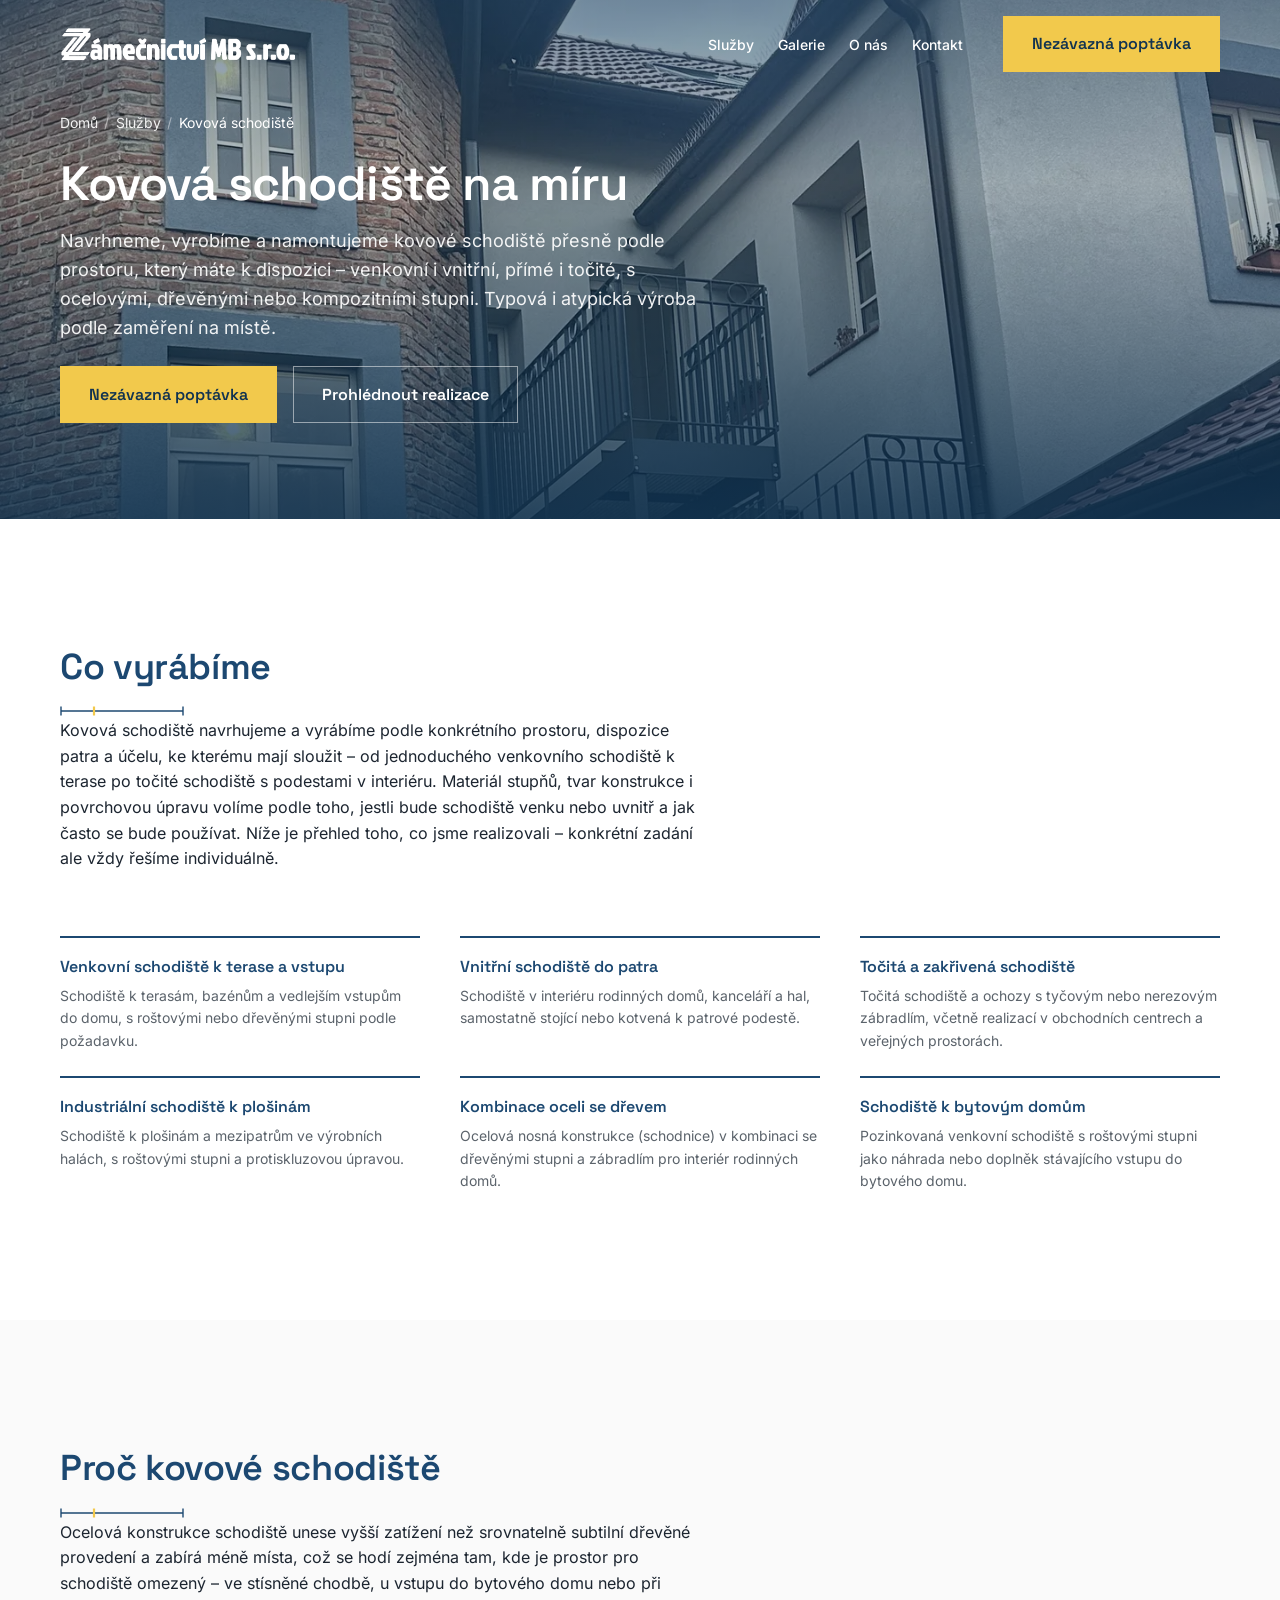
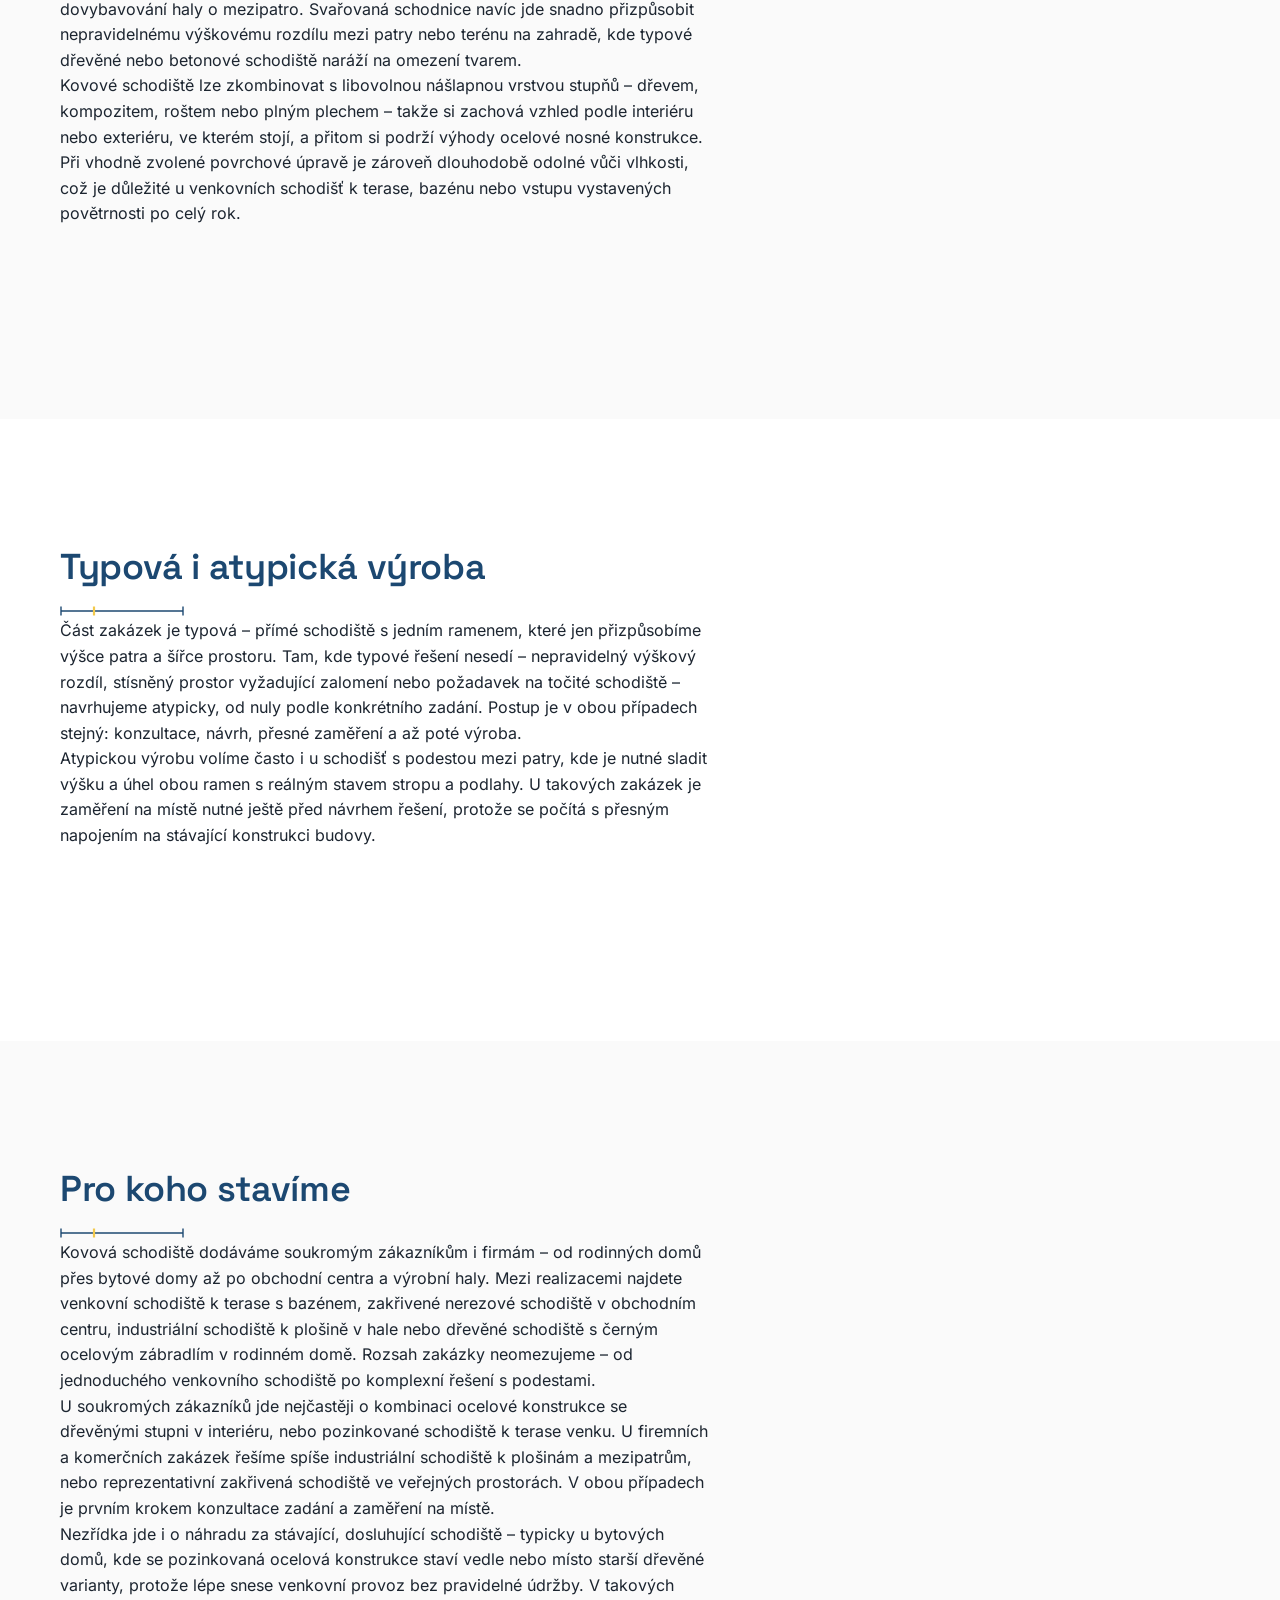
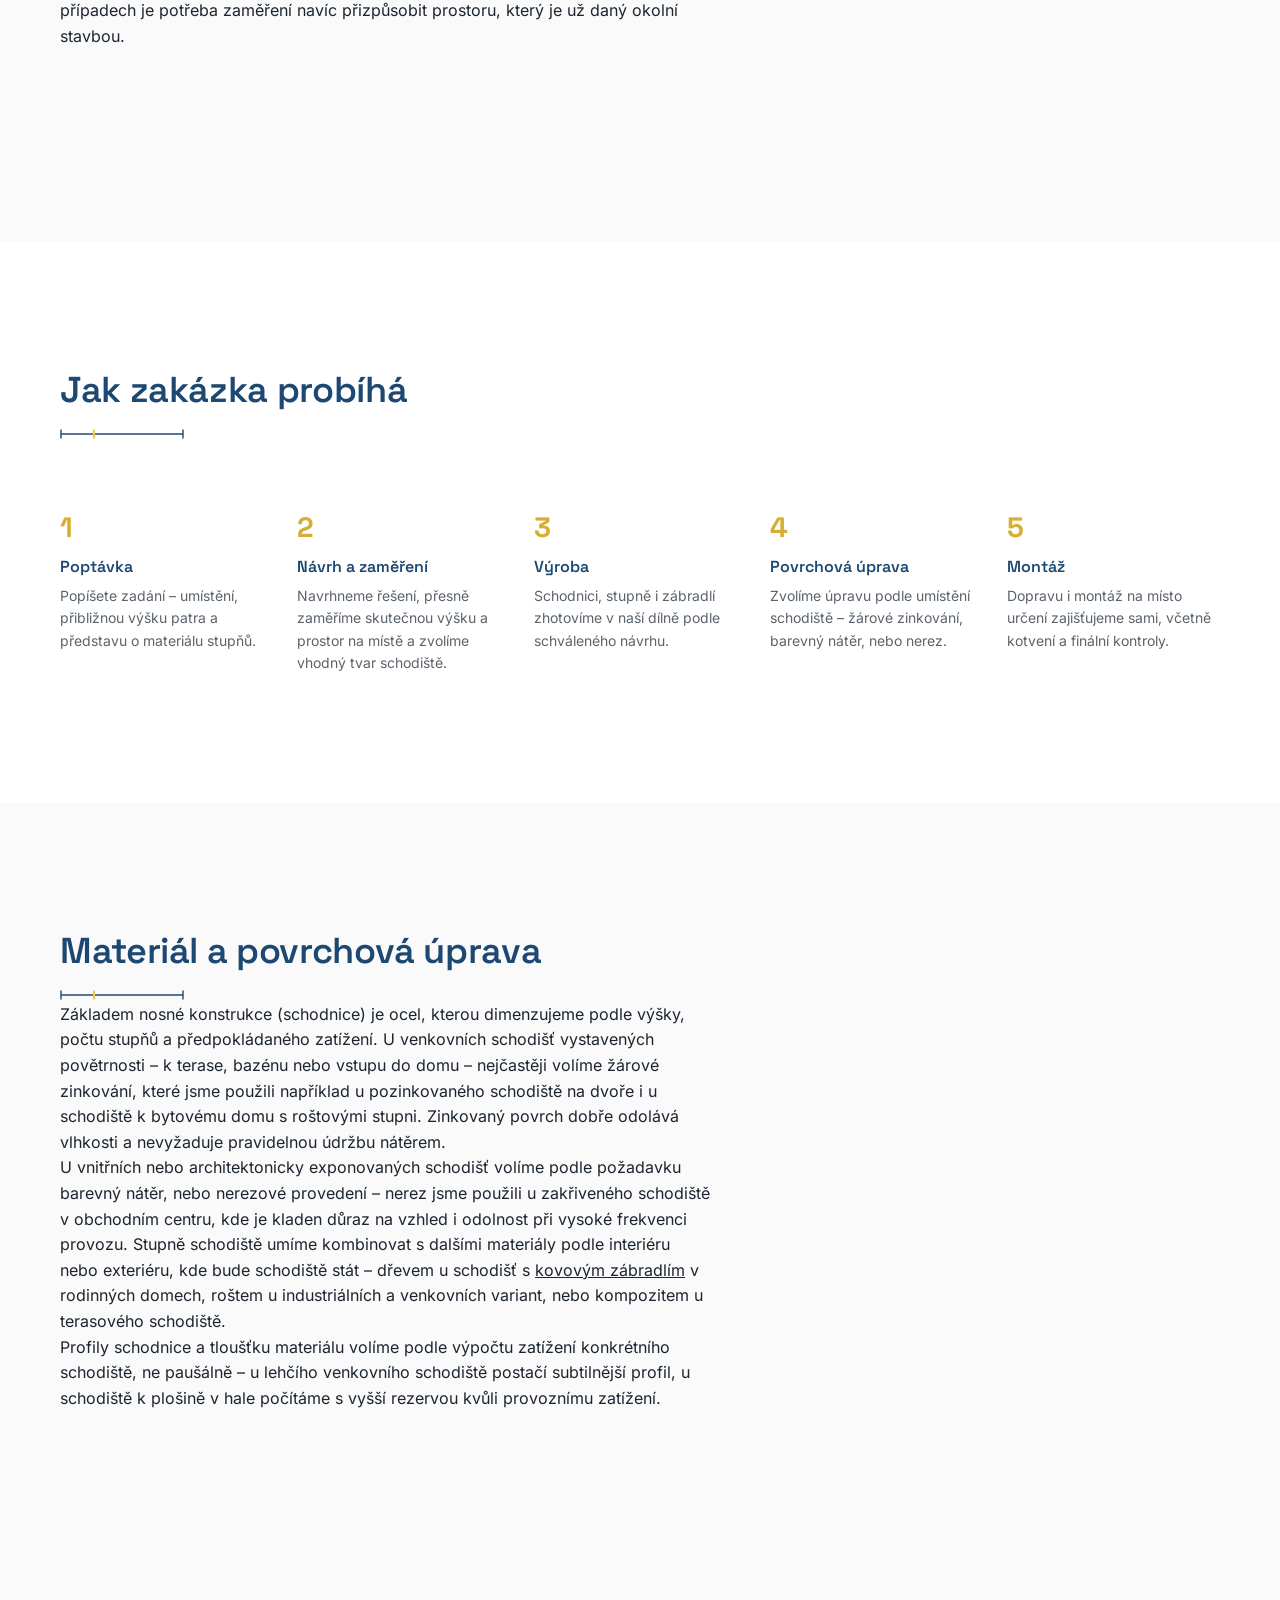
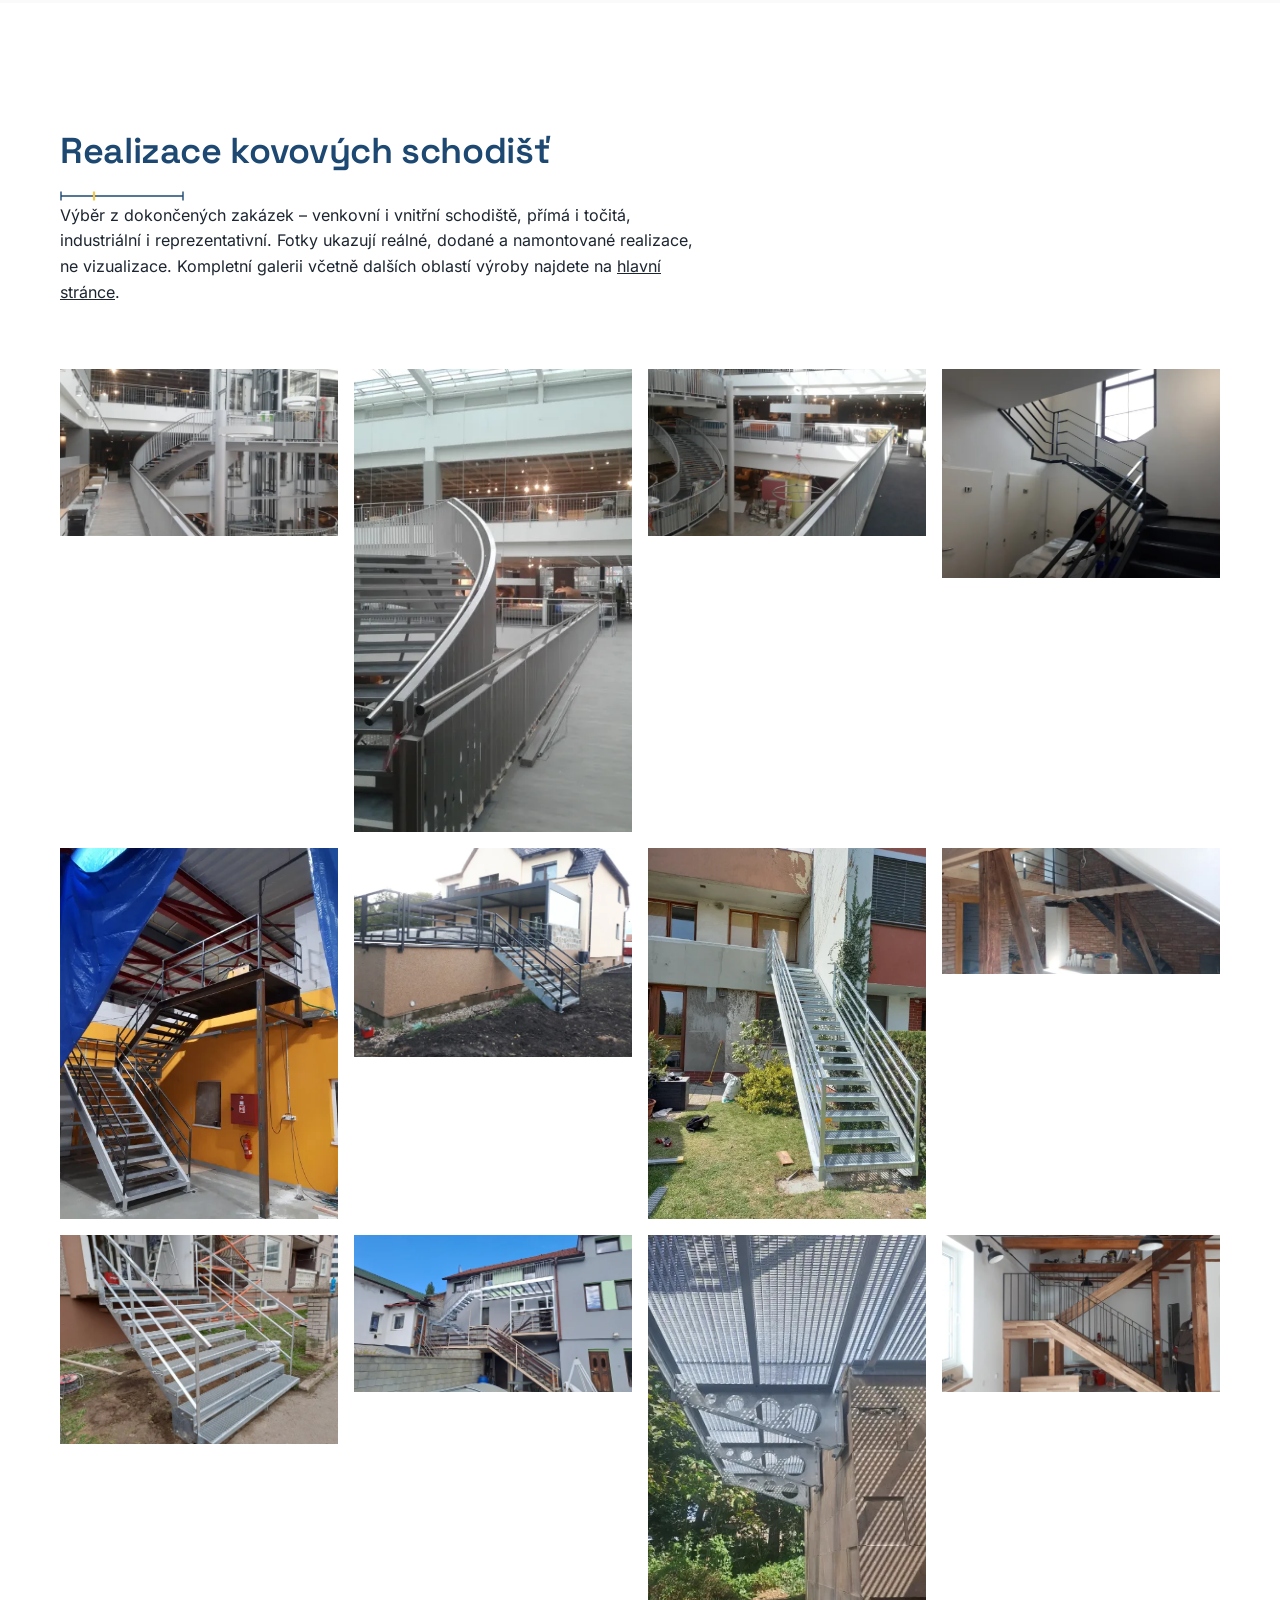
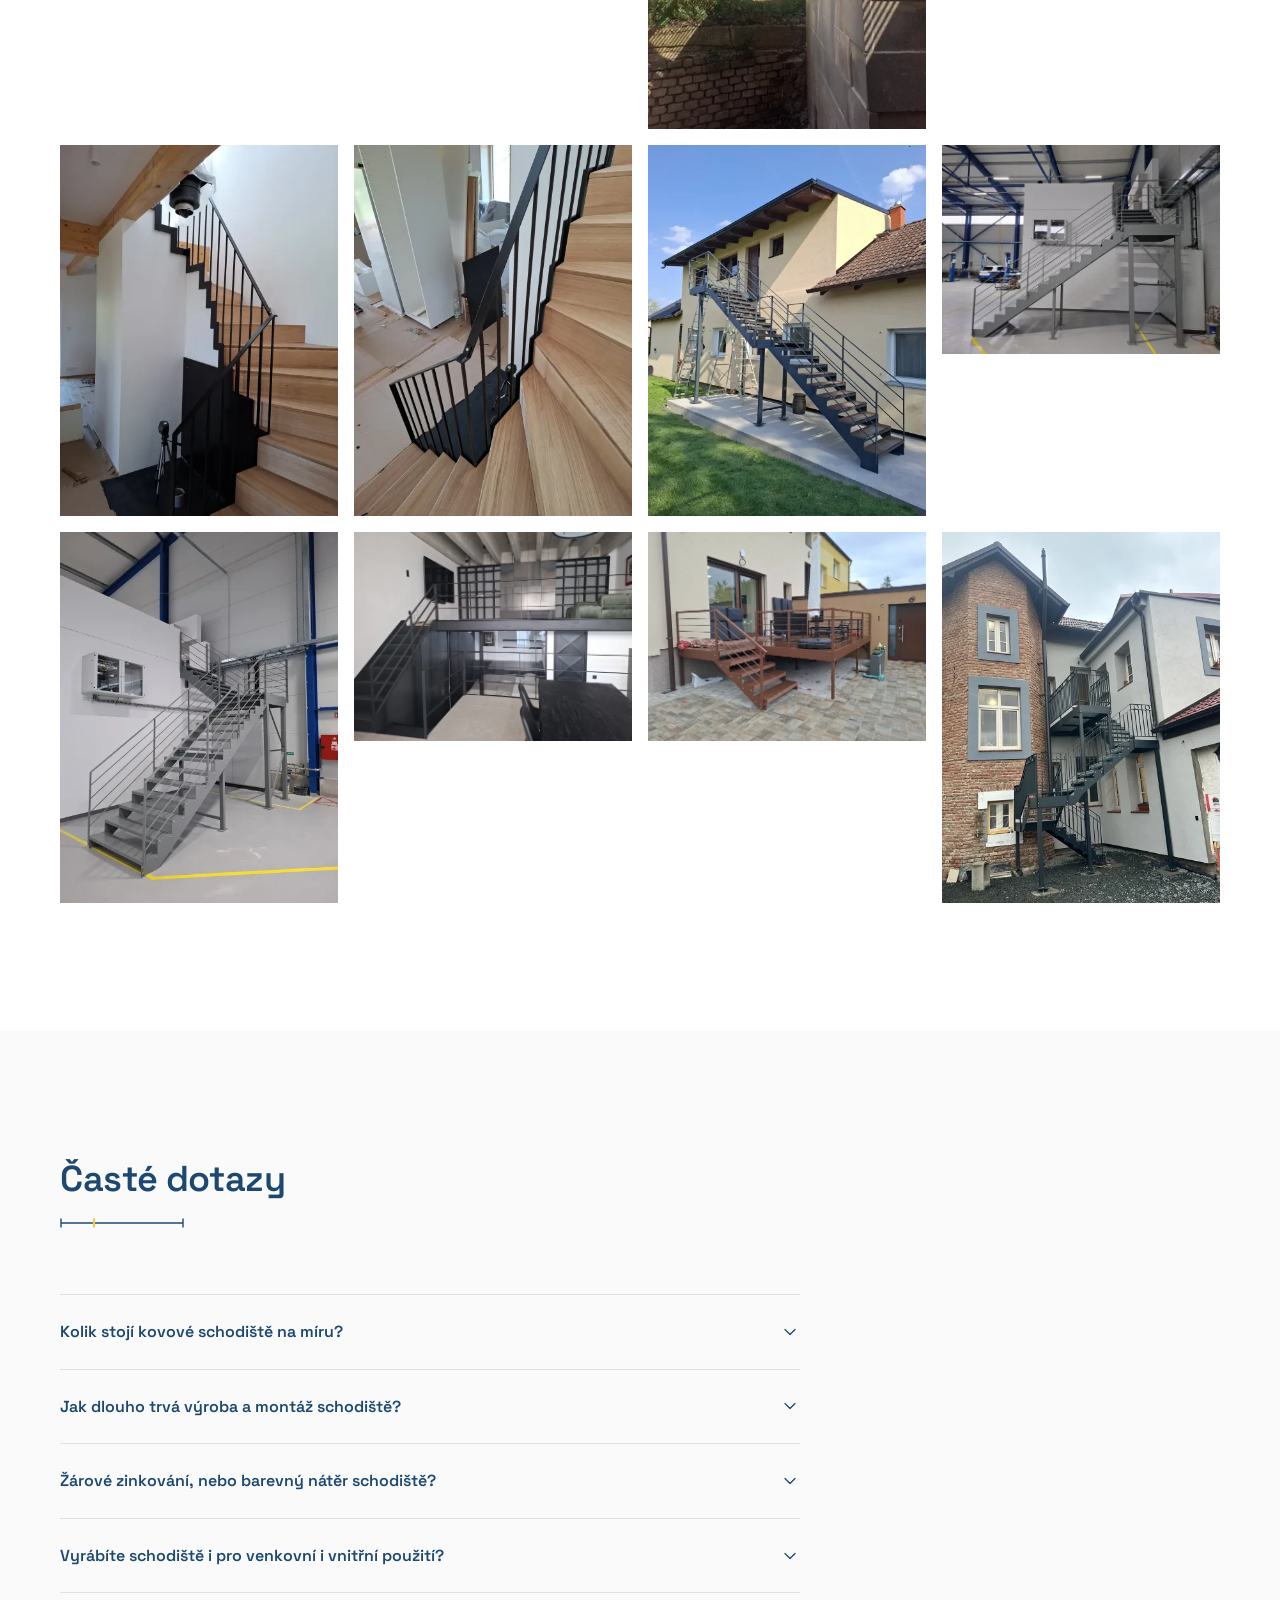
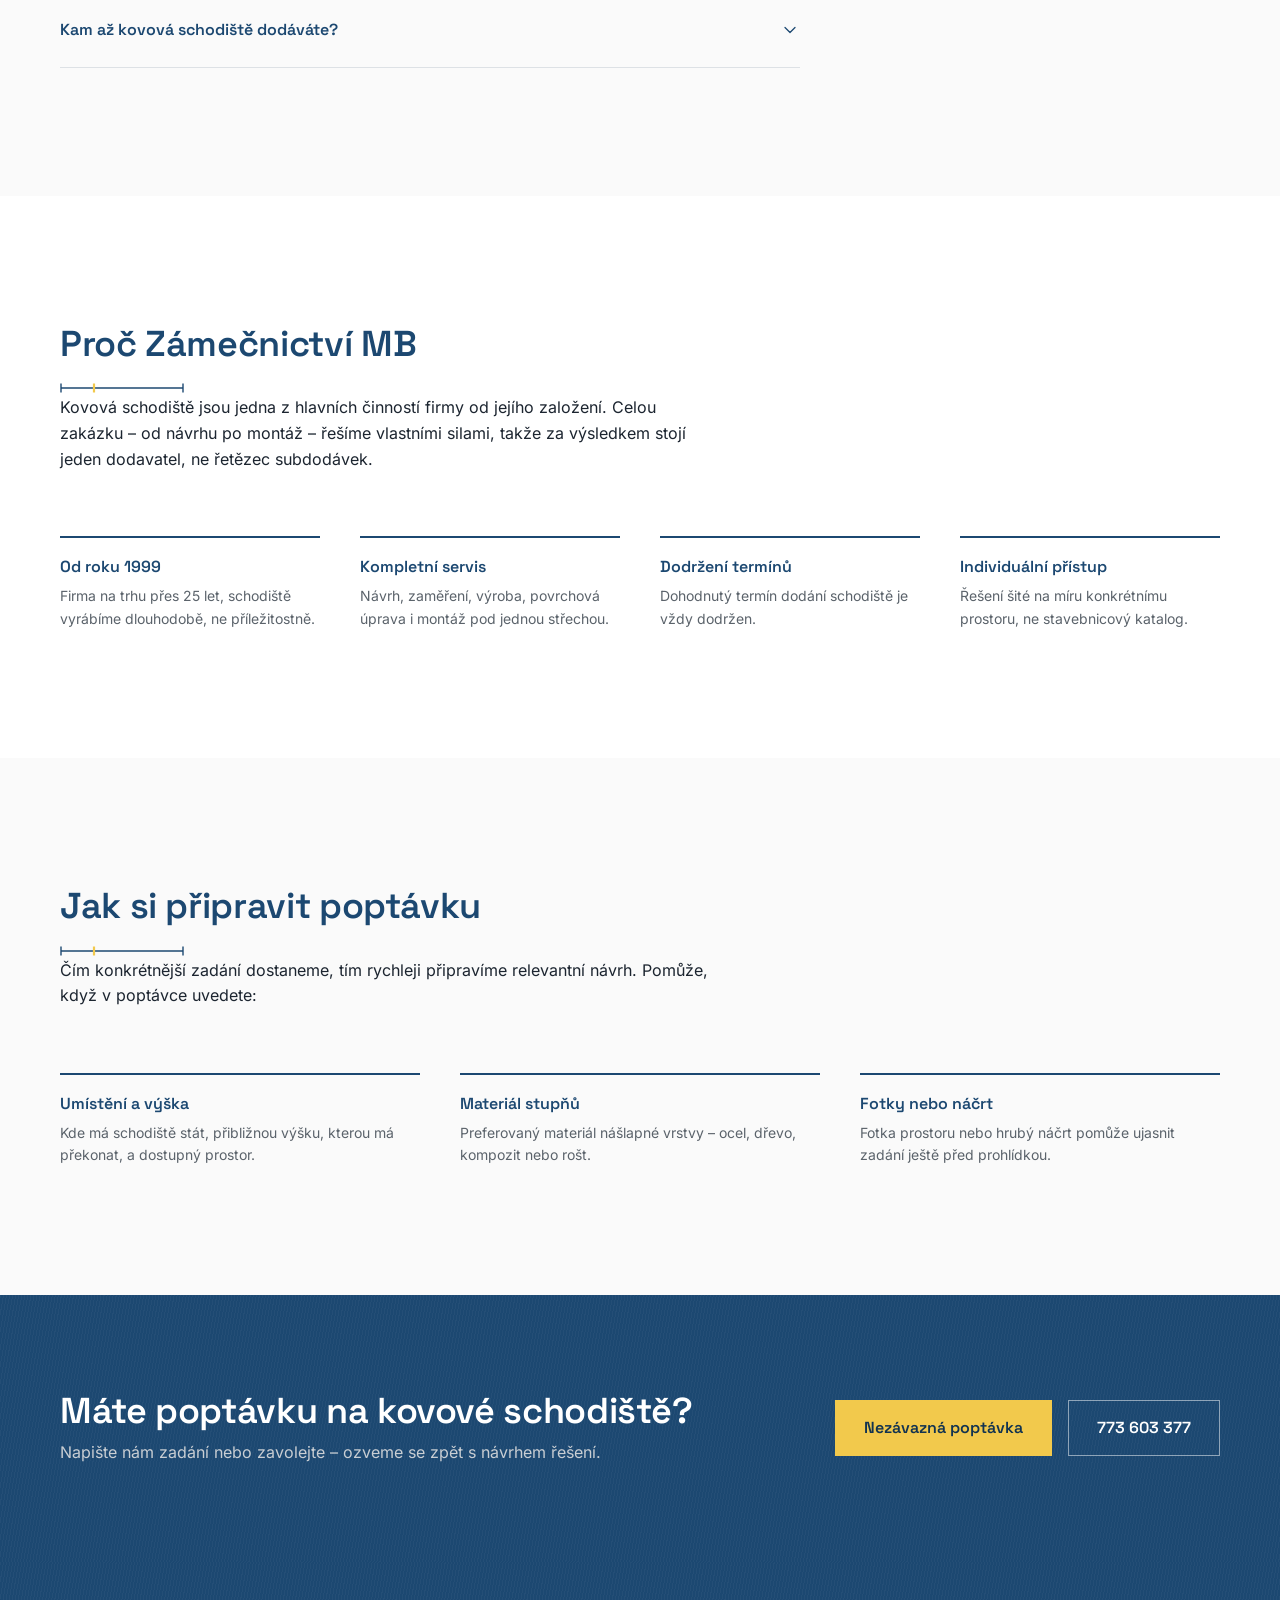
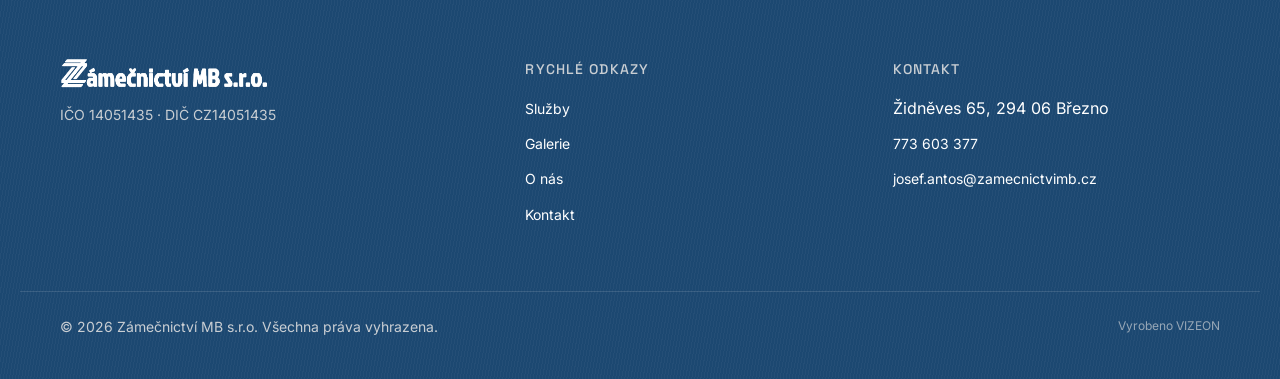
<file: sluzby/schodiste.html>
<!DOCTYPE html>
<html lang="cs">
<head>
<meta charset="UTF-8" />
<meta name="viewport" content="width=device-width, initial-scale=1" />
<title>Kovová schodiště na míru - Zámečnictví MB Mladá Boleslav</title>
<meta name="description" content="Venkovní i vnitřní kovová schodiště na míru: zaměření, výroba, montáž. Zámečnictví MB, Mladá Boleslav – na trhu od roku 1999." />
<link rel="canonical" href="https://www.zamecnictvimb.cz/sluzby/schodiste.html" />

<link rel="preload" as="font" type="font/woff2" href="/fonts/space-grotesk/space-grotesk-latin.woff2" crossorigin />
<link rel="preload" as="font" type="font/woff2" href="/fonts/space-grotesk/space-grotesk-latin-ext.woff2" crossorigin />

<meta property="og:type" content="website" />
<meta property="og:site_name" content="Zámečnictví MB s.r.o." />
<meta property="og:title" content="Kovová schodiště na míru - Zámečnictví MB Mladá Boleslav" />
<meta property="og:description" content="Venkovní i vnitřní kovová schodiště na míru: zaměření, výroba, montáž. Zámečnictví MB, Mladá Boleslav – na trhu od roku 1999." />
<meta property="og:url" content="https://www.zamecnictvimb.cz/sluzby/schodiste.html" />
<meta property="og:locale" content="cs_CZ" />
<meta name="twitter:card" content="summary" />

<link rel="icon" href="/favicon.ico" sizes="any" />
<link rel="icon" href="/favicon-32.png" type="image/png" sizes="32x32" />
<link rel="icon" href="/favicon-16.png" type="image/png" sizes="16x16" />
<link rel="apple-touch-icon" href="/apple-touch-icon.png" />

<link rel="stylesheet" href="/css/tokens.css" />
<link rel="stylesheet" href="/css/base.css" />
<link rel="stylesheet" href="/css/layout.css" />
<link rel="stylesheet" href="/css/components.css" />
<link rel="stylesheet" href="/css/sections.css" />
<link rel="stylesheet" href="/css/spoke.css" />

<script type="application/ld+json">
{
  "@context": "https://schema.org",
  "@type": "BreadcrumbList",
  "itemListElement": [
    { "@type": "ListItem", "position": 1, "name": "Domů", "item": "https://www.zamecnictvimb.cz/" },
    { "@type": "ListItem", "position": 2, "name": "Služby", "item": "https://www.zamecnictvimb.cz/#sluzby" },
    { "@type": "ListItem", "position": 3, "name": "Kovová schodiště", "item": "https://www.zamecnictvimb.cz/sluzby/schodiste.html" }
  ]
}
</script>
<script type="application/ld+json">
{
  "@context": "https://schema.org",
  "@type": "Service",
  "serviceType": "Výroba kovových schodišť na míru",
  "provider": {
    "@type": "LocalBusiness",
    "name": "Zámečnictví MB s.r.o.",
    "image": "https://www.zamecnictvimb.cz/images/logo/logo-transparent.png",
    "telephone": "+420773603377",
    "email": "josef.antos@zamecnictvimb.cz",
    "address": {
      "@type": "PostalAddress",
      "streetAddress": "Židněves 65",
      "postalCode": "294 06",
      "addressLocality": "Březno",
      "addressCountry": "CZ"
    }
  },
  "areaServed": {
    "@type": "Place",
    "name": "Mladá Boleslav a okolí"
  },
  "url": "https://www.zamecnictvimb.cz/sluzby/schodiste.html"
}
</script>
<script type="application/ld+json">
{
  "@context": "https://schema.org",
  "@type": "FAQPage",
  "mainEntity": [
    {
      "@type": "Question",
      "name": "Kolik stojí kovové schodiště na míru?",
      "acceptedAnswer": {
        "@type": "Answer",
        "text": "Cena se odvíjí od počtu stupňů, zvoleného materiálu (ocel, nerez), typu výplně zábradlí a povrchové úpravy, paušální cenu proto nelze uvést. Konkrétní cenovou nabídku připravíme na základě poptávky a zaměření na místě, bez závazku."
      }
    },
    {
      "@type": "Question",
      "name": "Jak dlouho trvá výroba a montáž schodiště?",
      "acceptedAnswer": {
        "@type": "Answer",
        "text": "Dodací lhůta závisí na rozsahu a náročnosti konkrétního schodiště – jednoduché venkovní schodiště k terase zvládneme rychleji než točité schodiště s podestami mezi patry. Přesný termín stanovíme po konzultaci a zaměření a dohodnutý termín dodržujeme."
      }
    },
    {
      "@type": "Question",
      "name": "Žárové zinkování, nebo barevný nátěr schodiště?",
      "acceptedAnswer": {
        "@type": "Answer",
        "text": "U venkovních schodišť vystavených povětrnosti obvykle doporučujeme žárové zinkování, které dobře odolává vlhkosti a celoročnímu provozu bez další údržby. U vnitřních nebo architektonicky exponovaných schodišť je vhodnější barevný nátěr, případně kombinace s nerezovým zábradlím. Konkrétní doporučení probereme individuálně při návrhu řešení."
      }
    },
    {
      "@type": "Question",
      "name": "Vyrábíte schodiště i pro venkovní i vnitřní použití?",
      "acceptedAnswer": {
        "@type": "Answer",
        "text": "Ano, realizujeme venkovní schodiště k terasám, bazénům a vstupům do pater budov i vnitřní schodiště v rodinných domech, halách a komerčních prostorách. Umíme řešit i kombinaci ocelové konstrukce se dřevěnými nebo kompozitními stupni."
      }
    },
    {
      "@type": "Question",
      "name": "Kam až kovová schodiště dodáváte?",
      "acceptedAnswer": {
        "@type": "Answer",
        "text": "Realizace děláme především v Mladé Boleslavi a okolí, kde zvládneme zajistit i dopravu a montáž na místě. Konkrétní lokalitu a dostupnost termínu montáže vždy raději probereme individuálně při poptávce."
      }
    }
  ]
}
</script>
</head>
<body>
<a class="skip-link" href="#hlavni-obsah">Přeskočit na obsah</a>

<svg xmlns="http://www.w3.org/2000/svg" style="display:none" aria-hidden="true">
  <symbol id="icon-phone" viewBox="0 0 24 24" fill="none" stroke="currentColor" stroke-width="1.5" stroke-linecap="round" stroke-linejoin="round">
    <path d="M5 4.2h3l1.3 3.6-2 1.7c1 2.6 2.8 4.4 5.4 5.4l1.7-2 3.6 1.3v3a1.2 1.2 0 0 1-1.3 1.2C10.8 18.6 5.4 13.2 4.8 7.3A1.2 1.2 0 0 1 5 4.2z"/>
  </symbol>
  <symbol id="icon-mail" viewBox="0 0 24 24" fill="none" stroke="currentColor" stroke-width="1.5" stroke-linecap="round" stroke-linejoin="round">
    <rect x="2.5" y="5" width="19" height="14"/>
    <path d="M3 6l9 7 9-7"/>
  </symbol>
  <symbol id="icon-pin" viewBox="0 0 24 24" fill="none" stroke="currentColor" stroke-width="1.5" stroke-linecap="round" stroke-linejoin="round">
    <path d="M12 21s7-6.3 7-11.5A7 7 0 0 0 5 9.5C5 14.7 12 21 12 21z"/>
    <circle cx="12" cy="9.5" r="2.4"/>
  </symbol>
  <symbol id="icon-doc" viewBox="0 0 24 24" fill="none" stroke="currentColor" stroke-width="1.5" stroke-linecap="round" stroke-linejoin="round">
    <rect x="4" y="3" width="16" height="18"/>
    <path d="M7.5 8h9M7.5 12h9M7.5 16h5"/>
  </symbol>
  <symbol id="icon-chevron-down" viewBox="0 0 24 24" fill="none" stroke="currentColor" stroke-width="1.5" stroke-linecap="round" stroke-linejoin="round">
    <path d="M6 9l6 6 6-6"/>
  </symbol>
  <symbol id="motif-dim-rule" viewBox="0 0 124 14" fill="none">
    <line x1="1" y1="7" x2="123" y2="7" stroke="currentColor" stroke-width="1.4"/>
    <line x1="1" y1="2.5" x2="1" y2="11.5" stroke="currentColor" stroke-width="1.4"/>
    <line x1="123" y1="2.5" x2="123" y2="11.5" stroke="currentColor" stroke-width="1.4"/>
    <line x1="34" y1="2.5" x2="34" y2="11.5" style="stroke:var(--color-yellow)" stroke-width="2.2"/>
  </symbol>
</svg>

<!-- ============================== HEADER ============================== -->
<header class="header" id="header" data-header>
  <div class="container header__inner">
    <a class="header__logo" href="/" aria-label="Zámečnictví MB s.r.o., úvod">
      <img src="/images/logo/logo-transparent.png" alt="Zámečnictví MB s.r.o." width="238" height="34" />
    </a>

    <nav class="header__nav" aria-label="Hlavní navigace">
      <ul class="header__nav-list">
        <li><a class="header__nav-link" data-nav-link href="/#sluzby">Služby</a></li>
        <li><a class="header__nav-link" data-nav-link href="/#galerie">Galerie</a></li>
        <li><a class="header__nav-link" data-nav-link href="/#o-nas">O nás</a></li>
        <li><a class="header__nav-link" data-nav-link href="/#kontakt">Kontakt</a></li>
      </ul>
      <a class="btn btn--primary header__cta" href="/#kontakt">Nezávazná poptávka</a>
    </nav>

    <button class="header__burger" id="burger" aria-expanded="false" aria-controls="mobile-nav" aria-label="Otevřít menu">
      <span class="header__burger-bars"><span></span><span></span><span></span></span>
    </button>
  </div>
</header>

<div class="mobile-nav" id="mobile-nav">
  <ul class="mobile-nav__list">
    <li><a class="mobile-nav__link" data-nav-link href="/#sluzby">Služby</a></li>
    <li><a class="mobile-nav__link" data-nav-link href="/#galerie">Galerie</a></li>
    <li><a class="mobile-nav__link" data-nav-link href="/#o-nas">O nás</a></li>
    <li><a class="mobile-nav__link" data-nav-link href="/#kontakt">Kontakt</a></li>
  </ul>
  <a class="btn btn--primary mobile-nav__cta" href="/#kontakt">Nezávazná poptávka</a>
</div>

<main id="hlavni-obsah">

<!-- ============================== SUBHERO ============================== -->
<section class="subhero">
  <figure class="subhero__bg">
    <img src="/images/galerie/schodiste/antracitove-schodiste-historicky-dum.webp" alt="Antracitové venkovní schodiště s podestami mezi patry historického domu" width="1440" height="1920" loading="eager" fetchpriority="high" />
  </figure>
  <div class="container subhero__inner">
    <nav class="breadcrumb" aria-label="Drobečková navigace">
      <a href="/">Domů</a>
      <span class="breadcrumb__sep">/</span>
      <a href="/#sluzby">Služby</a>
      <span class="breadcrumb__sep">/</span>
      <span class="breadcrumb__current" aria-current="page">Kovová schodiště</span>
    </nav>
    <h1>Kovová schodiště na míru</h1>
    <p class="subhero__lead">Navrhneme, vyrobíme a namontujeme kovové schodiště přesně podle prostoru, který máte k dispozici – venkovní i vnitřní, přímé i točité, s ocelovými, dřevěnými nebo kompozitními stupni. Typová i atypická výroba podle zaměření na místě.</p>
    <div class="subhero__ctas">
      <a class="btn btn--primary" href="/#kontakt">Nezávazná poptávka</a>
      <a class="btn btn--secondary btn--on-dark" href="#realizace">Prohlédnout realizace</a>
    </div>
  </div>
</section>

<!-- ============================== CO VYRÁBÍME ============================== -->
<section class="section" id="co-vyrabime">
  <div class="container">
    <div class="section__head section__head--wide" data-reveal>
      <h2>Co vyrábíme</h2>
      <svg class="dim-rule"><use href="#motif-dim-rule"/></svg>
      <p>Kovová schodiště navrhujeme a vyrábíme podle konkrétního prostoru, dispozice patra a účelu, ke kterému mají sloužit – od jednoduchého venkovního schodiště k terase po točité schodiště s podestami v interiéru. Materiál stupňů, tvar konstrukce i povrchovou úpravu volíme podle toho, jestli bude schodiště venku nebo uvnitř a jak často se bude používat. Níže je přehled toho, co jsme realizovali – konkrétní zadání ale vždy řešíme individuálně.</p>
    </div>

    <div class="feature-grid">
      <div class="feature-block" data-reveal>
        <p class="feature-block__title">Venkovní schodiště k terase a vstupu</p>
        <p class="feature-block__text">Schodiště k terasám, bazénům a vedlejším vstupům do domu, s roštovými nebo dřevěnými stupni podle požadavku.</p>
      </div>
      <div class="feature-block" data-reveal>
        <p class="feature-block__title">Vnitřní schodiště do patra</p>
        <p class="feature-block__text">Schodiště v interiéru rodinných domů, kanceláří a hal, samostatně stojící nebo kotvená k patrové podestě.</p>
      </div>
      <div class="feature-block" data-reveal>
        <p class="feature-block__title">Točitá a zakřivená schodiště</p>
        <p class="feature-block__text">Točitá schodiště a ochozy s tyčovým nebo nerezovým zábradlím, včetně realizací v obchodních centrech a veřejných prostorách.</p>
      </div>
      <div class="feature-block" data-reveal>
        <p class="feature-block__title">Industriální schodiště k plošinám</p>
        <p class="feature-block__text">Schodiště k plošinám a mezipatrům ve výrobních halách, s roštovými stupni a protiskluzovou úpravou.</p>
      </div>
      <div class="feature-block" data-reveal>
        <p class="feature-block__title">Kombinace oceli se dřevem</p>
        <p class="feature-block__text">Ocelová nosná konstrukce (schodnice) v kombinaci se dřevěnými stupni a zábradlím pro interiér rodinných domů.</p>
      </div>
      <div class="feature-block" data-reveal>
        <p class="feature-block__title">Schodiště k bytovým domům</p>
        <p class="feature-block__text">Pozinkovaná venkovní schodiště s roštovými stupni jako náhrada nebo doplněk stávajícího vstupu do bytového domu.</p>
      </div>
    </div>
  </div>
</section>

<!-- ============================== PROČ KOVOVÉ SCHODIŠTĚ ============================== -->
<section class="section section--offwhite">
  <div class="container">
    <div class="section__head section__head--wide" data-reveal>
      <h2>Proč kovové schodiště</h2>
      <svg class="dim-rule"><use href="#motif-dim-rule"/></svg>
      <p>Ocelová konstrukce schodiště unese vyšší zatížení než srovnatelně subtilní dřevěné provedení a zabírá méně místa, což se hodí zejména tam, kde je prostor pro schodiště omezený – ve stísněné chodbě, u vstupu do bytového domu nebo při dovybavování haly o mezipatro. Svařovaná schodnice navíc jde snadno přizpůsobit nepravidelnému výškovému rozdílu mezi patry nebo terénu na zahradě, kde typové dřevěné nebo betonové schodiště naráží na omezení tvarem.</p>
      <p>Kovové schodiště lze zkombinovat s libovolnou nášlapnou vrstvou stupňů – dřevem, kompozitem, roštem nebo plným plechem – takže si zachová vzhled podle interiéru nebo exteriéru, ve kterém stojí, a přitom si podrží výhody ocelové nosné konstrukce. Při vhodně zvolené povrchové úpravě je zároveň dlouhodobě odolné vůči vlhkosti, což je důležité u venkovních schodišť k terase, bazénu nebo vstupu vystavených povětrnosti po celý rok.</p>
    </div>
  </div>
</section>

<!-- ============================== TYPOVÁ VS. ATYPICKÁ VÝROBA ============================== -->
<section class="section">
  <div class="container">
    <div class="section__head section__head--wide" data-reveal>
      <h2>Typová i atypická výroba</h2>
      <svg class="dim-rule"><use href="#motif-dim-rule"/></svg>
      <p>Část zakázek je typová – přímé schodiště s jedním ramenem, které jen přizpůsobíme výšce patra a šířce prostoru. Tam, kde typové řešení nesedí – nepravidelný výškový rozdíl, stísněný prostor vyžadující zalomení nebo požadavek na točité schodiště – navrhujeme atypicky, od nuly podle konkrétního zadání. Postup je v obou případech stejný: konzultace, návrh, přesné zaměření a až poté výroba.</p>
      <p>Atypickou výrobu volíme často i u schodišť s podestou mezi patry, kde je nutné sladit výšku a úhel obou ramen s reálným stavem stropu a podlahy. U takových zakázek je zaměření na místě nutné ještě před návrhem řešení, protože se počítá s přesným napojením na stávající konstrukci budovy.</p>
    </div>
  </div>
</section>

<!-- ============================== PRO KOHO STAVÍME ============================== -->
<section class="section section--offwhite">
  <div class="container">
    <div class="section__head section__head--wide" data-reveal>
      <h2>Pro koho stavíme</h2>
      <svg class="dim-rule"><use href="#motif-dim-rule"/></svg>
      <p>Kovová schodiště dodáváme soukromým zákazníkům i firmám – od rodinných domů přes bytové domy až po obchodní centra a výrobní haly. Mezi realizacemi najdete venkovní schodiště k terase s bazénem, zakřivené nerezové schodiště v obchodním centru, industriální schodiště k plošině v hale nebo dřevěné schodiště s černým ocelovým zábradlím v rodinném domě. Rozsah zakázky neomezujeme – od jednoduchého venkovního schodiště po komplexní řešení s podestami.</p>
      <p>U soukromých zákazníků jde nejčastěji o kombinaci ocelové konstrukce se dřevěnými stupni v interiéru, nebo pozinkované schodiště k terase venku. U firemních a komerčních zakázek řešíme spíše industriální schodiště k plošinám a mezipatrům, nebo reprezentativní zakřivená schodiště ve veřejných prostorách. V obou případech je prvním krokem konzultace zadání a zaměření na místě.</p>
      <p>Nezřídka jde i o náhradu za stávající, dosluhující schodiště – typicky u bytových domů, kde se pozinkovaná ocelová konstrukce staví vedle nebo místo starší dřevěné varianty, protože lépe snese venkovní provoz bez pravidelné údržby. V takových případech je potřeba zaměření navíc přizpůsobit prostoru, který je už daný okolní stavbou.</p>
    </div>
  </div>
</section>

<!-- ============================== JAK ZAKÁZKA PROBÍHÁ ============================== -->
<section class="section" id="postup">
  <div class="container">
    <div class="section__head" data-reveal>
      <h2>Jak zakázka probíhá</h2>
      <svg class="dim-rule"><use href="#motif-dim-rule"/></svg>
    </div>

    <div class="process-list">
      <div class="process-step" data-reveal>
        <p class="process-step__num">1</p>
        <p class="process-step__title">Poptávka</p>
        <p class="process-step__text">Popíšete zadání – umístění, přibližnou výšku patra a představu o materiálu stupňů.</p>
      </div>
      <div class="process-step" data-reveal>
        <p class="process-step__num">2</p>
        <p class="process-step__title">Návrh a zaměření</p>
        <p class="process-step__text">Navrhneme řešení, přesně zaměříme skutečnou výšku a prostor na místě a zvolíme vhodný tvar schodiště.</p>
      </div>
      <div class="process-step" data-reveal>
        <p class="process-step__num">3</p>
        <p class="process-step__title">Výroba</p>
        <p class="process-step__text">Schodnici, stupně i zábradlí zhotovíme v naší dílně podle schváleného návrhu.</p>
      </div>
      <div class="process-step" data-reveal>
        <p class="process-step__num">4</p>
        <p class="process-step__title">Povrchová úprava</p>
        <p class="process-step__text">Zvolíme úpravu podle umístění schodiště – žárové zinkování, barevný nátěr, nebo nerez.</p>
      </div>
      <div class="process-step" data-reveal>
        <p class="process-step__num">5</p>
        <p class="process-step__title">Montáž</p>
        <p class="process-step__text">Dopravu i montáž na místo určení zajišťujeme sami, včetně kotvení a finální kontroly.</p>
      </div>
    </div>
  </div>
</section>

<!-- ============================== MATERIÁL A POVRCHOVÁ ÚPRAVA ============================== -->
<section class="section section--offwhite">
  <div class="container">
    <div class="section__head section__head--wide" data-reveal>
      <h2>Materiál a povrchová úprava</h2>
      <svg class="dim-rule"><use href="#motif-dim-rule"/></svg>
      <p>Základem nosné konstrukce (schodnice) je ocel, kterou dimenzujeme podle výšky, počtu stupňů a předpokládaného zatížení. U venkovních schodišť vystavených povětrnosti – k terase, bazénu nebo vstupu do domu – nejčastěji volíme žárové zinkování, které jsme použili například u pozinkovaného schodiště na dvoře i u schodiště k bytovému domu s roštovými stupni. Zinkovaný povrch dobře odolává vlhkosti a nevyžaduje pravidelnou údržbu nátěrem.</p>
      <p>U vnitřních nebo architektonicky exponovaných schodišť volíme podle požadavku barevný nátěr, nebo nerezové provedení – nerez jsme použili u zakřiveného schodiště v obchodním centru, kde je kladen důraz na vzhled i odolnost při vysoké frekvenci provozu. Stupně schodiště umíme kombinovat s dalšími materiály podle interiéru nebo exteriéru, kde bude schodiště stát – dřevem u schodišť s <a href="/sluzby/zabradli.html">kovovým zábradlím</a> v rodinných domech, roštem u industriálních a venkovních variant, nebo kompozitem u terasového schodiště.</p>
      <p>Profily schodnice a tloušťku materiálu volíme podle výpočtu zatížení konkrétního schodiště, ne paušálně – u lehčího venkovního schodiště postačí subtilnější profil, u schodiště k plošině v hale počítáme s vyšší rezervou kvůli provoznímu zatížení.</p>
    </div>
  </div>
</section>

<!-- ============================== REALIZACE (foto) ============================== -->
<section class="section" id="realizace">
  <div class="container">
    <div class="section__head section__head--wide" data-reveal>
      <h2>Realizace kovových schodišť</h2>
      <svg class="dim-rule"><use href="#motif-dim-rule"/></svg>
      <p>Výběr z dokončených zakázek – venkovní i vnitřní schodiště, přímá i točitá, industriální i reprezentativní. Fotky ukazují reálné, dodané a namontované realizace, ne vizualizace. Kompletní galerii včetně dalších oblastí výroby najdete na <a href="/#galerie">hlavní stránce</a>.</p>
    </div>

    <div class="spoke-gallery">
      <figure class="photo-frame photo-frame--filled" style="--ar:1920/1152">
        <img src="/images/galerie/schodiste/nerezove-schodiste-obchodni-centrum-02_thumb.webp" alt="Zakřivené ocelové schodiště v obchodním centru s výtahovou šachtou" width="1920" height="1152" loading="lazy" decoding="async" />
      </figure>
      <figure class="photo-frame photo-frame--filled" style="--ar:1152/1920">
        <img src="/images/galerie/schodiste/nerezove-schodiste-obchodni-centrum-01_thumb.webp" alt="Zakřivené nerezové zábradlí točitého schodiště v obchodním centru" width="1152" height="1920" loading="lazy" decoding="async" />
      </figure>
      <figure class="photo-frame photo-frame--filled" style="--ar:1920/1152">
        <img src="/images/galerie/schodiste/nerezove-schodiste-obchodni-centrum-03_thumb.webp" alt="Točité schodiště a ochozy s tyčovým zábradlím v obchodním domě" width="1920" height="1152" loading="lazy" decoding="async" />
      </figure>
      <figure class="photo-frame photo-frame--filled" style="--ar:1920/1440">
        <img src="/images/galerie/schodiste/cerne-schodiste-vodorovna-vypln-01_thumb.webp" alt="Černé ocelové schodiště s vodorovnou tyčovou výplní v budově" width="1920" height="1440" loading="lazy" decoding="async" />
      </figure>
      <figure class="photo-frame photo-frame--filled" style="--ar:1440/1920">
        <img src="/images/galerie/schodiste/industrialni-schodiste-plosina-hala_thumb.webp" alt="Ocelové industriální schodiště k plošině v hale" width="1440" height="1920" loading="lazy" decoding="async" />
      </figure>
      <figure class="photo-frame photo-frame--filled" style="--ar:1920/1440">
        <img src="/images/galerie/schodiste/schodiste-terasa-bazen_thumb.webp" alt="Venkovní ocelové schodiště na terasu s bazénem" width="1920" height="1440" loading="lazy" decoding="async" />
      </figure>
      <figure class="photo-frame photo-frame--filled" style="--ar:1440/1920">
        <img src="/images/galerie/schodiste/pozinkovane-schodiste-rostove-stupne_thumb.webp" alt="Pozinkované venkovní schodiště s roštovými stupni k patru" width="1440" height="1920" loading="lazy" decoding="async" />
      </figure>
      <figure class="photo-frame photo-frame--filled" style="--ar:1920/864">
        <img src="/images/galerie/schodiste/cerne-schodiste-cihlova-zed_thumb.webp" alt="Černé ocelové schodiště u cihlové zdi v podkroví" width="1920" height="864" loading="lazy" decoding="async" />
      </figure>
      <figure class="photo-frame photo-frame--filled" style="--ar:1920/1440">
        <img src="/images/galerie/schodiste/pozinkovane-schodiste-bytovy-dum_thumb.webp" alt="Pozinkované schodiště k bytovému domu s roštovými stupni" width="1920" height="1440" loading="lazy" decoding="async" />
      </figure>
      <figure class="photo-frame photo-frame--filled" style="--ar:1920/1080">
        <img src="/images/galerie/schodiste/pozinkovane-schodiste-dvur_thumb.webp" alt="Nové pozinkované schodiště vedle staršího dřevěného na dvoře" width="1920" height="1080" loading="lazy" decoding="async" />
      </figure>
      <figure class="photo-frame photo-frame--filled" style="--ar:1080/1920">
        <img src="/images/galerie/schodiste/detail-kotveni-rostova-podesta_thumb.webp" alt="Detail kotvení pozinkované roštové podesty ke zdi" width="1080" height="1920" loading="lazy" decoding="async" />
      </figure>
      <figure class="photo-frame photo-frame--filled" style="--ar:1920/1080">
        <img src="/images/galerie/schodiste/drevene-schodiste-cerne-zabradli-01_thumb.webp" alt="Dřevěné schodiště s černým ocelovým tyčovým zábradlím" width="1920" height="1080" loading="lazy" decoding="async" />
      </figure>
      <figure class="photo-frame photo-frame--filled" style="--ar:1440/1920">
        <img src="/images/galerie/schodiste/drevene-schodiste-cerne-zabradli-02_thumb.webp" alt="Dřevěné schodiště s černým ocelovým zábradlím ve schodišťovém prostoru" width="1440" height="1920" loading="lazy" decoding="async" />
      </figure>
      <figure class="photo-frame photo-frame--filled" style="--ar:1440/1920">
        <img src="/images/galerie/schodiste/drevene-schodiste-cerne-zabradli-03_thumb.webp" alt="Ohyb dřevěného schodiště s černým ocelovým zábradlím" width="1440" height="1920" loading="lazy" decoding="async" />
      </figure>
      <figure class="photo-frame photo-frame--filled" style="--ar:1440/1920">
        <img src="/images/galerie/schodiste/antracitove-schodiste-drevene-stupne_thumb.webp" alt="Antracitové venkovní schodiště s dřevěnými stupni k patru" width="1440" height="1920" loading="lazy" decoding="async" />
      </figure>
      <figure class="photo-frame photo-frame--filled" style="--ar:1920/1440">
        <img src="/images/galerie/schodiste/sede-schodiste-patrova-kancelar-01_thumb.webp" alt="Šedé ocelové schodiště k patrové kanceláři v hale" width="1920" height="1440" loading="lazy" decoding="async" />
      </figure>
      <figure class="photo-frame photo-frame--filled" style="--ar:1440/1920">
        <img src="/images/galerie/schodiste/sede-schodiste-patrova-kancelar-02_thumb.webp" alt="Šedé ocelové schodiště k patrové kanceláři, boční pohled" width="1440" height="1920" loading="lazy" decoding="async" />
      </figure>
      <figure class="photo-frame photo-frame--filled" style="--ar:1920/1440">
        <img src="/images/galerie/schodiste/antracitove-schodiste-regal-loft_thumb.webp" alt="Antracitové ocelové schodiště s regálem v podkrovním loftu" width="1920" height="1440" loading="lazy" decoding="async" />
      </figure>
      <figure class="photo-frame photo-frame--filled" style="--ar:1920/1440">
        <img src="/images/galerie/schodiste/hneda-terasa-kompozitni-schodiste_thumb.webp" alt="Hnědá terasa s kompozitním schodištěm a tyčovým zábradlím" width="1920" height="1440" loading="lazy" decoding="async" />
      </figure>
      <figure class="photo-frame photo-frame--filled" style="--ar:1440/1920">
        <img src="/images/galerie/schodiste/antracitove-schodiste-historicky-dum_thumb.webp" alt="Antracitové venkovní schodiště s podestami mezi patry historického domu" width="1440" height="1920" loading="lazy" decoding="async" />
      </figure>
    </div>
  </div>
</section>

<!-- ============================== FAQ ============================== -->
<section class="section section--offwhite">
  <div class="container">
    <div class="section__head" data-reveal>
      <h2>Časté dotazy</h2>
      <svg class="dim-rule"><use href="#motif-dim-rule"/></svg>
    </div>

    <div class="faq-list">
      <details class="faq-item">
        <summary>Kolik stojí kovové schodiště na míru?
          <svg class="faq-item__icon"><use href="#icon-chevron-down"/></svg>
        </summary>
        <p>Cena se odvíjí od počtu stupňů, zvoleného materiálu (ocel, nerez), typu výplně zábradlí a povrchové úpravy, paušální cenu proto nelze uvést. Konkrétní cenovou nabídku připravíme na základě poptávky a zaměření na místě, bez závazku.</p>
      </details>
      <details class="faq-item">
        <summary>Jak dlouho trvá výroba a montáž schodiště?
          <svg class="faq-item__icon"><use href="#icon-chevron-down"/></svg>
        </summary>
        <p>Dodací lhůta závisí na rozsahu a náročnosti konkrétního schodiště – jednoduché venkovní schodiště k terase zvládneme rychleji než točité schodiště s podestami mezi patry. Přesný termín stanovíme po konzultaci a zaměření a dohodnutý termín dodržujeme.</p>
      </details>
      <details class="faq-item">
        <summary>Žárové zinkování, nebo barevný nátěr schodiště?
          <svg class="faq-item__icon"><use href="#icon-chevron-down"/></svg>
        </summary>
        <p>U venkovních schodišť vystavených povětrnosti obvykle doporučujeme žárové zinkování, které dobře odolává vlhkosti a celoročnímu provozu bez další údržby. U vnitřních nebo architektonicky exponovaných schodišť je vhodnější barevný nátěr, případně kombinace s nerezovým zábradlím. Konkrétní doporučení probereme individuálně při návrhu řešení.</p>
      </details>
      <details class="faq-item">
        <summary>Vyrábíte schodiště i pro venkovní i vnitřní použití?
          <svg class="faq-item__icon"><use href="#icon-chevron-down"/></svg>
        </summary>
        <p>Ano, realizujeme venkovní schodiště k terasám, bazénům a vstupům do pater budov i vnitřní schodiště v rodinných domech, halách a komerčních prostorách. Umíme řešit i kombinaci ocelové konstrukce se dřevěnými nebo kompozitními stupni.</p>
      </details>
      <details class="faq-item">
        <summary>Kam až kovová schodiště dodáváte?
          <svg class="faq-item__icon"><use href="#icon-chevron-down"/></svg>
        </summary>
        <p>Realizace děláme především v Mladé Boleslavi a okolí, kde zvládneme zajistit i dopravu a montáž na místě. Konkrétní lokalitu a dostupnost termínu montáže vždy raději probereme individuálně při poptávce.</p>
      </details>
    </div>
  </div>
</section>

<!-- ============================== PROČ ZÁMEČNICTVÍ MB ============================== -->
<section class="section">
  <div class="container">
    <div class="section__head section__head--wide" data-reveal>
      <h2>Proč Zámečnictví MB</h2>
      <svg class="dim-rule"><use href="#motif-dim-rule"/></svg>
      <p>Kovová schodiště jsou jedna z hlavních činností firmy od jejího založení. Celou zakázku – od návrhu po montáž – řešíme vlastními silami, takže za výsledkem stojí jeden dodavatel, ne řetězec subdodávek.</p>
    </div>
    <div class="about__values" style="margin-top: var(--space-lg)">
      <div class="value-block" data-reveal>
        <p class="value-block__title">Od roku 1999</p>
        <p class="value-block__text">Firma na trhu přes 25 let, schodiště vyrábíme dlouhodobě, ne příležitostně.</p>
      </div>
      <div class="value-block" data-reveal>
        <p class="value-block__title">Kompletní servis</p>
        <p class="value-block__text">Návrh, zaměření, výroba, povrchová úprava i montáž pod jednou střechou.</p>
      </div>
      <div class="value-block" data-reveal>
        <p class="value-block__title">Dodržení termínů</p>
        <p class="value-block__text">Dohodnutý termín dodání schodiště je vždy dodržen.</p>
      </div>
      <div class="value-block" data-reveal>
        <p class="value-block__title">Individuální přístup</p>
        <p class="value-block__text">Řešení šité na míru konkrétnímu prostoru, ne stavebnicový katalog.</p>
      </div>
    </div>
  </div>
</section>

<!-- ============================== JAK SI PŘIPRAVIT POPTÁVKU ============================== -->
<section class="section section--offwhite">
  <div class="container">
    <div class="section__head section__head--wide" data-reveal>
      <h2>Jak si připravit poptávku</h2>
      <svg class="dim-rule"><use href="#motif-dim-rule"/></svg>
      <p>Čím konkrétnější zadání dostaneme, tím rychleji připravíme relevantní návrh. Pomůže, když v poptávce uvedete:</p>
    </div>
    <div class="feature-grid">
      <div class="feature-block" data-reveal>
        <p class="feature-block__title">Umístění a výška</p>
        <p class="feature-block__text">Kde má schodiště stát, přibližnou výšku, kterou má překonat, a dostupný prostor.</p>
      </div>
      <div class="feature-block" data-reveal>
        <p class="feature-block__title">Materiál stupňů</p>
        <p class="feature-block__text">Preferovaný materiál nášlapné vrstvy – ocel, dřevo, kompozit nebo rošt.</p>
      </div>
      <div class="feature-block" data-reveal>
        <p class="feature-block__title">Fotky nebo náčrt</p>
        <p class="feature-block__text">Fotka prostoru nebo hrubý náčrt pomůže ujasnit zadání ještě před prohlídkou.</p>
      </div>
    </div>
  </div>
</section>

<!-- ============================== CTA PÁS ============================== -->
<div class="cta-band">
  <div class="container cta-band__inner">
    <div>
      <h2>Máte poptávku na kovové schodiště?</h2>
      <p>Napište nám zadání nebo zavolejte – ozveme se zpět s návrhem řešení.</p>
    </div>
    <div class="cta-band__actions">
      <a class="btn btn--primary" href="/#kontakt">Nezávazná poptávka</a>
      <a class="btn btn--secondary btn--on-dark" href="tel:+420773603377">773 603 377</a>
    </div>
  </div>
</div>

</main>

<!-- ============================== FOOTER ============================== -->
<footer class="footer">
  <div class="container footer__grid">
    <div class="footer__logo">
      <img src="/images/logo/logo-transparent.png" alt="Zámečnictví MB s.r.o." width="180" height="26" />
      <p class="footer__ico">IČO 14051435 · DIČ CZ14051435</p>
    </div>

    <div>
      <p class="footer__heading">Rychlé odkazy</p>
      <ul class="footer__list">
        <li><a href="/#sluzby">Služby</a></li>
        <li><a href="/#galerie">Galerie</a></li>
        <li><a href="/#o-nas">O nás</a></li>
        <li><a href="/#kontakt">Kontakt</a></li>
      </ul>
    </div>

    <div>
      <p class="footer__heading">Kontakt</p>
      <ul class="footer__list">
        <li>Židněves 65, 294 06 Březno</li>
        <li><a href="tel:+420773603377">773 603 377</a></li>
        <li><a href="mailto:josef.antos@zamecnictvimb.cz">josef.antos@zamecnictvimb.cz</a></li>
      </ul>
    </div>
  </div>

  <div class="container footer__bottom">
    <span>© <span id="footer-year">2026</span> Zámečnictví MB s.r.o. Všechna práva vyhrazena.</span>
    <span class="footer__credit">Vyrobeno <a href="https://vizeon.cz" target="_blank" rel="noopener">VIZEON</a></span>
  </div>
</footer>

<script defer src="/js/nav.js"></script>
<script defer src="/js/reveal.js"></script>
</body>
</html>
</file>
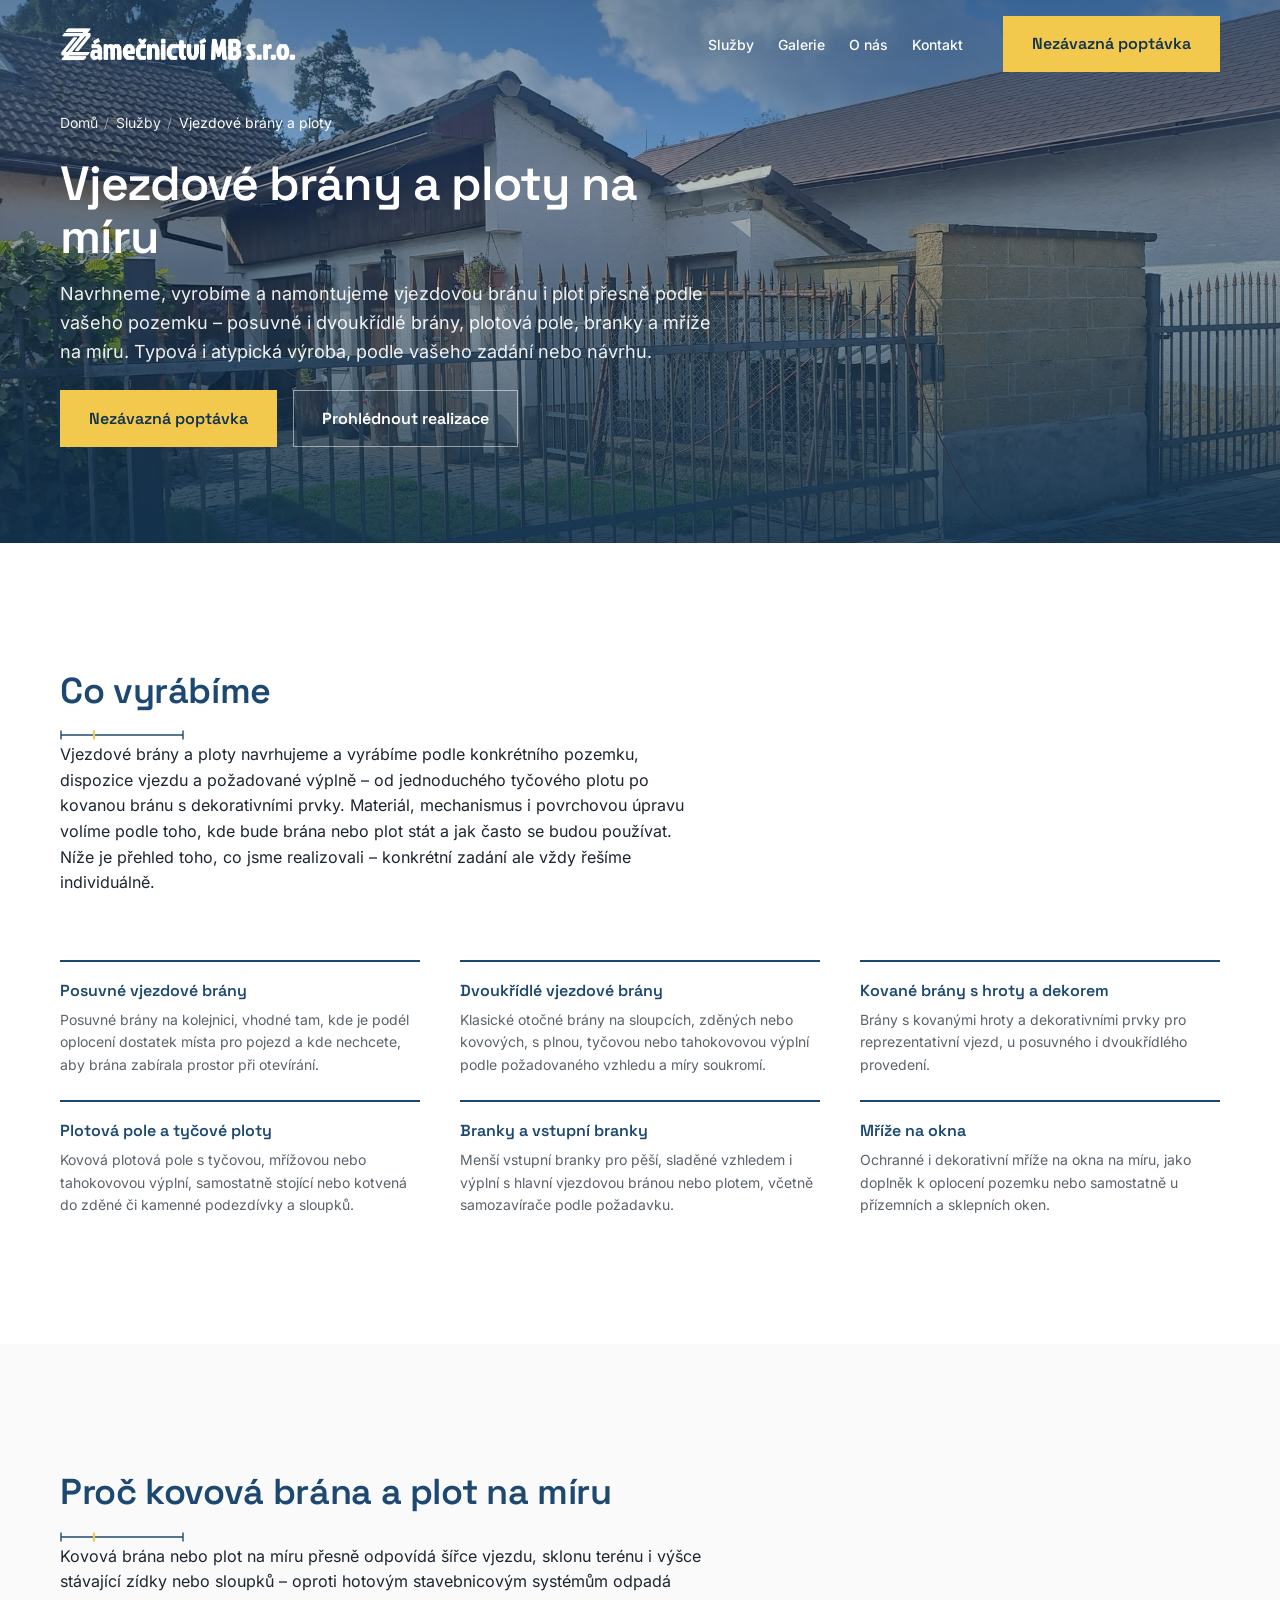
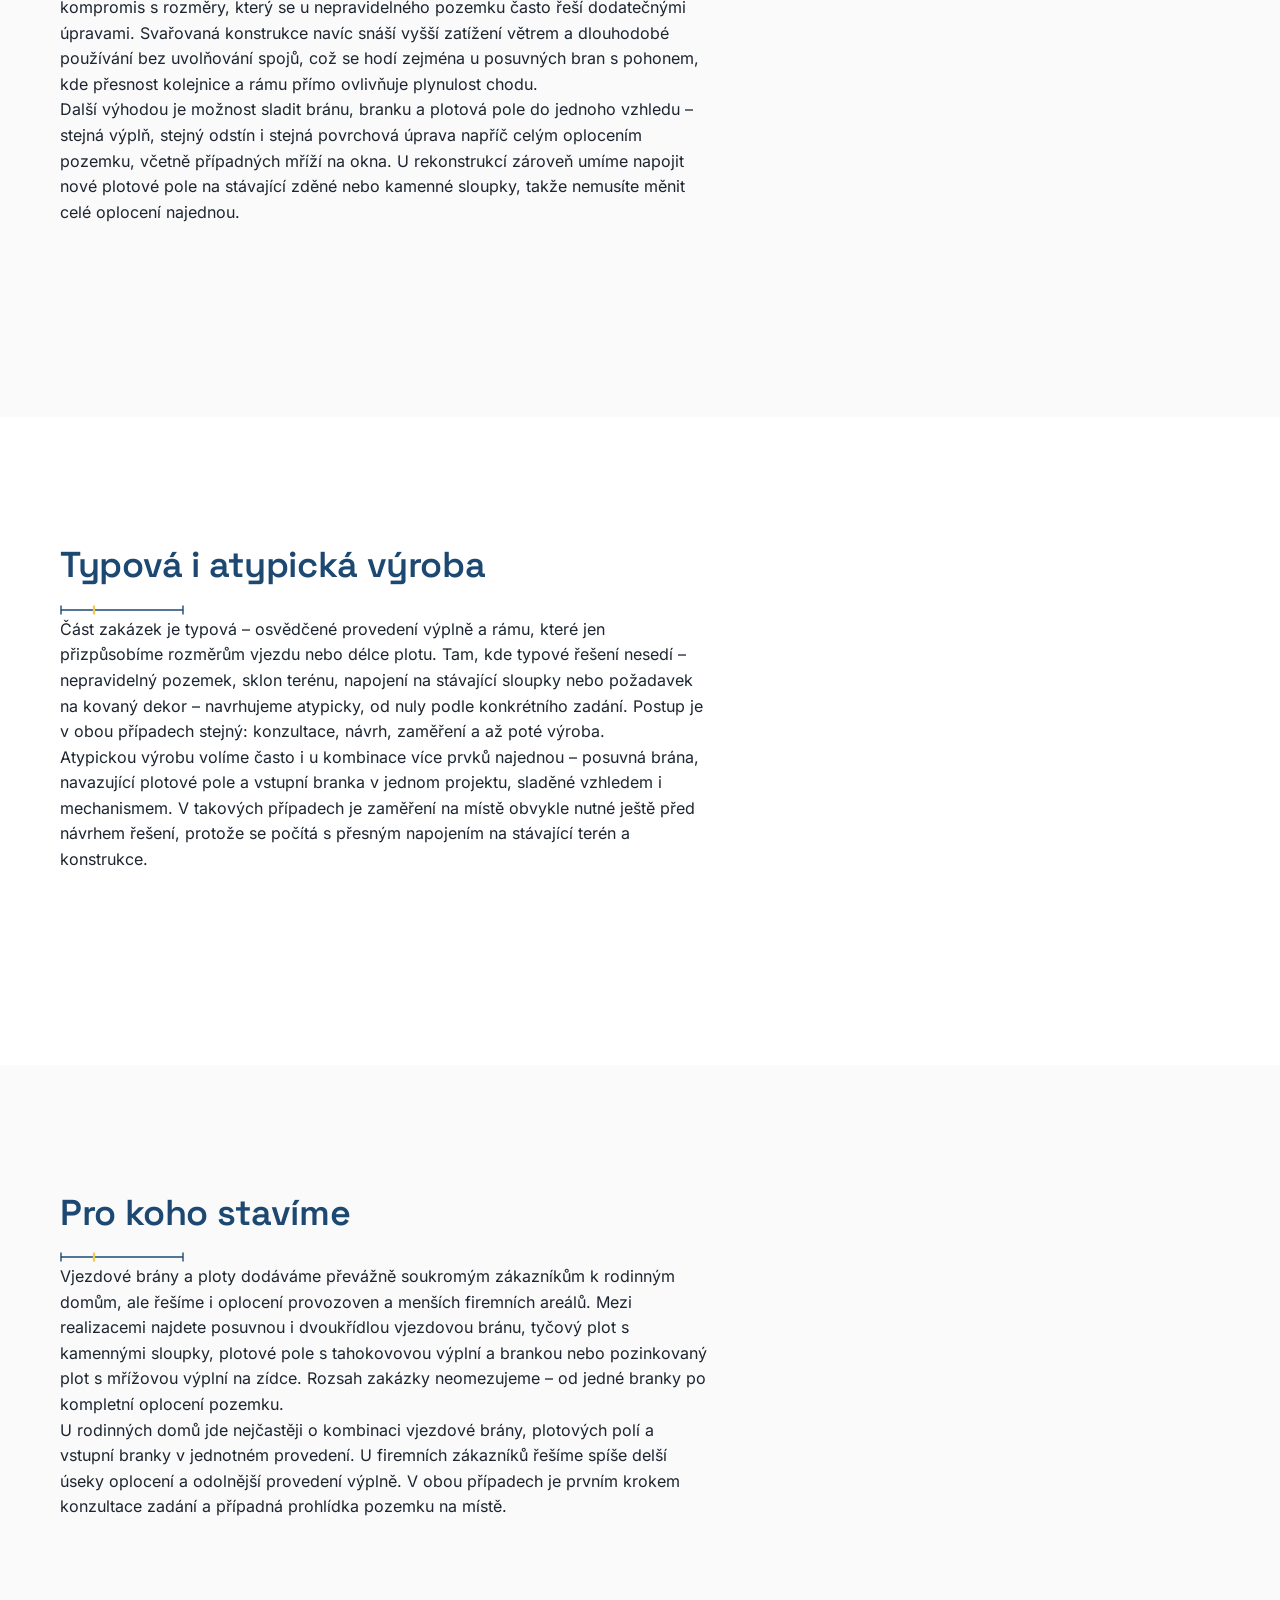
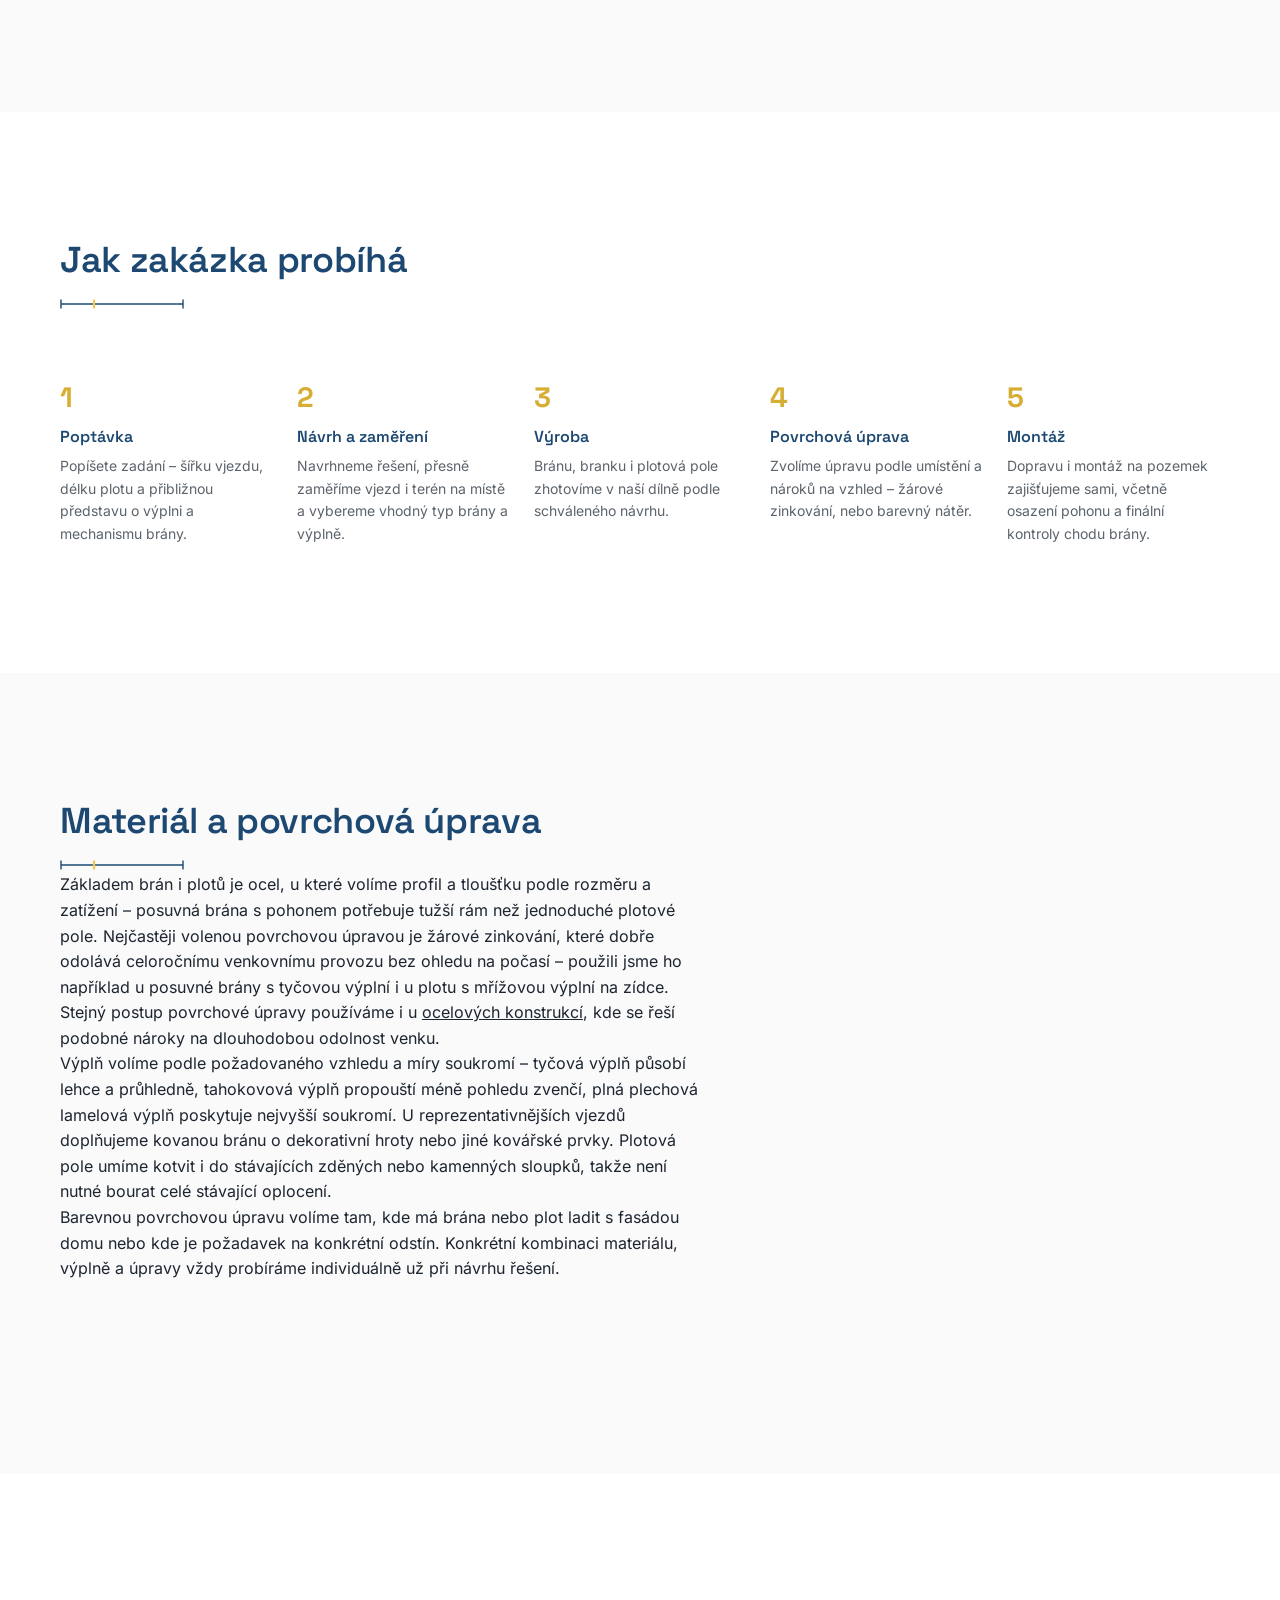
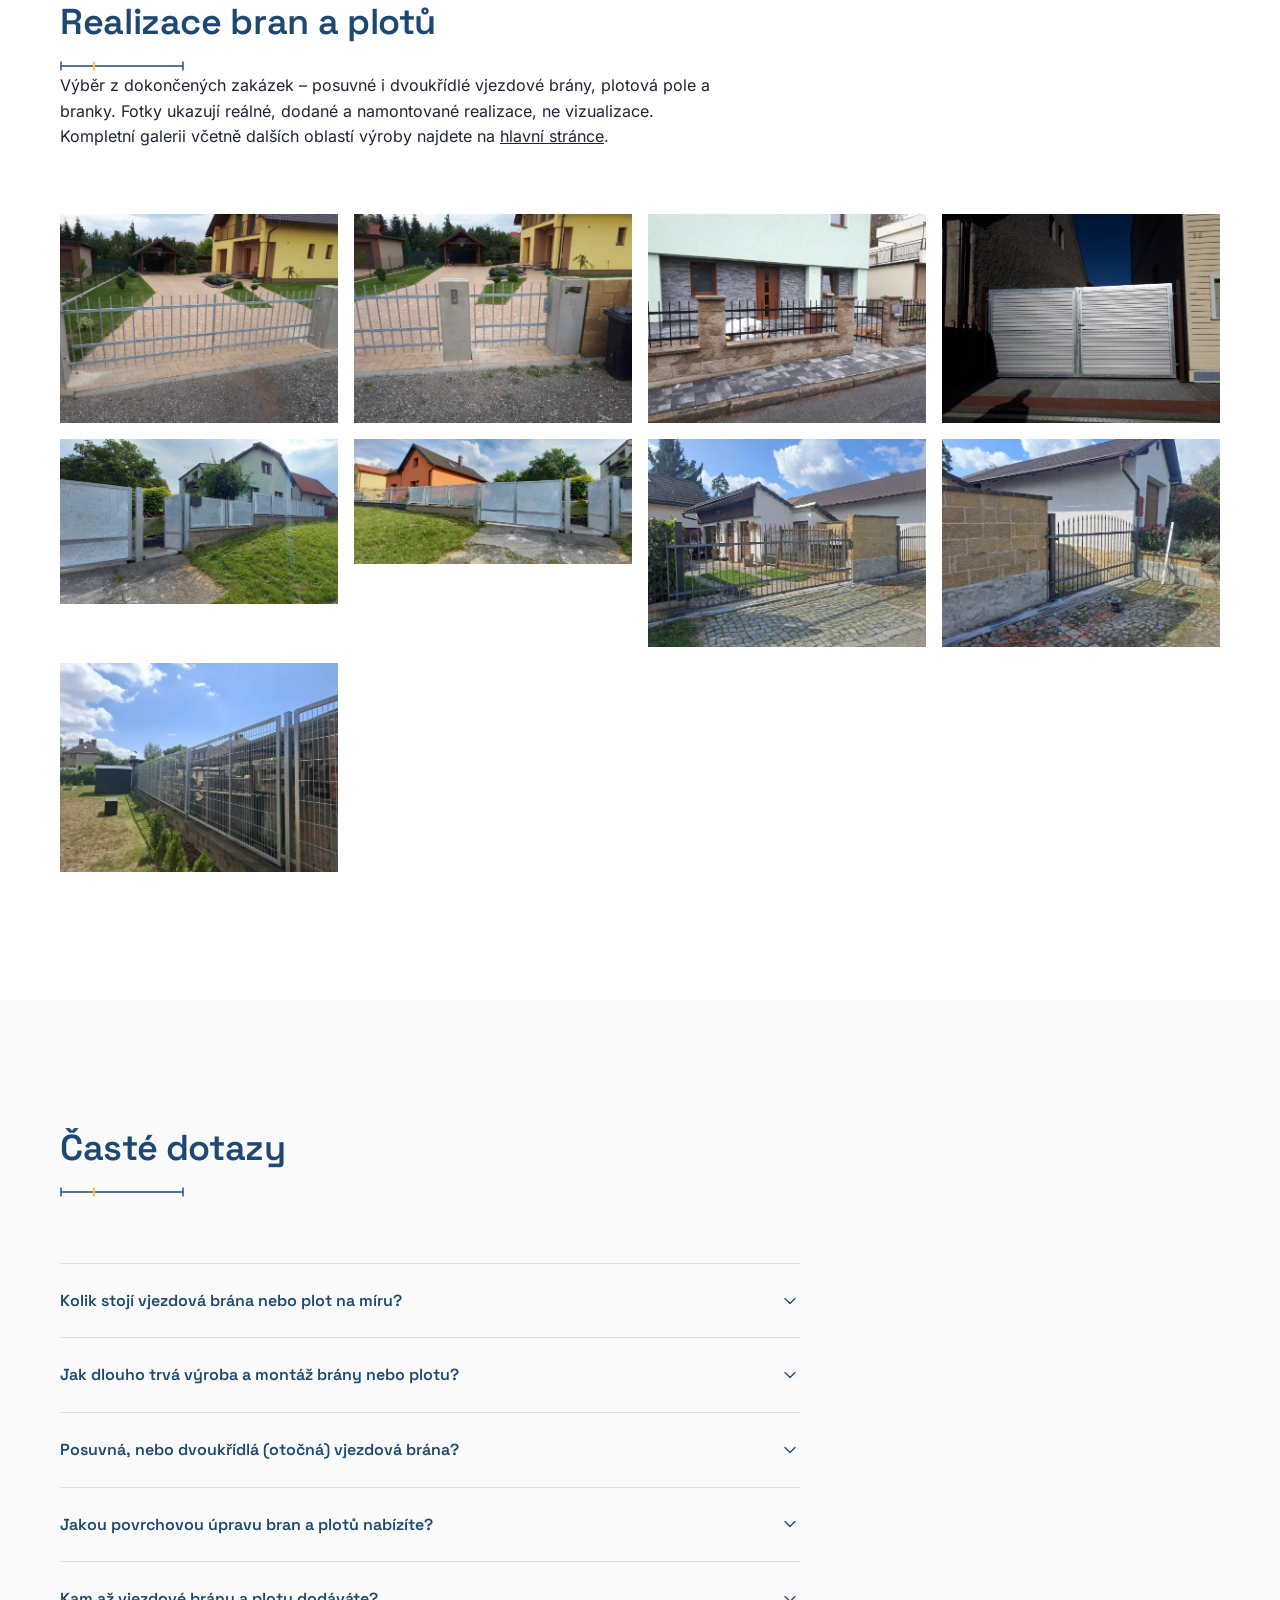
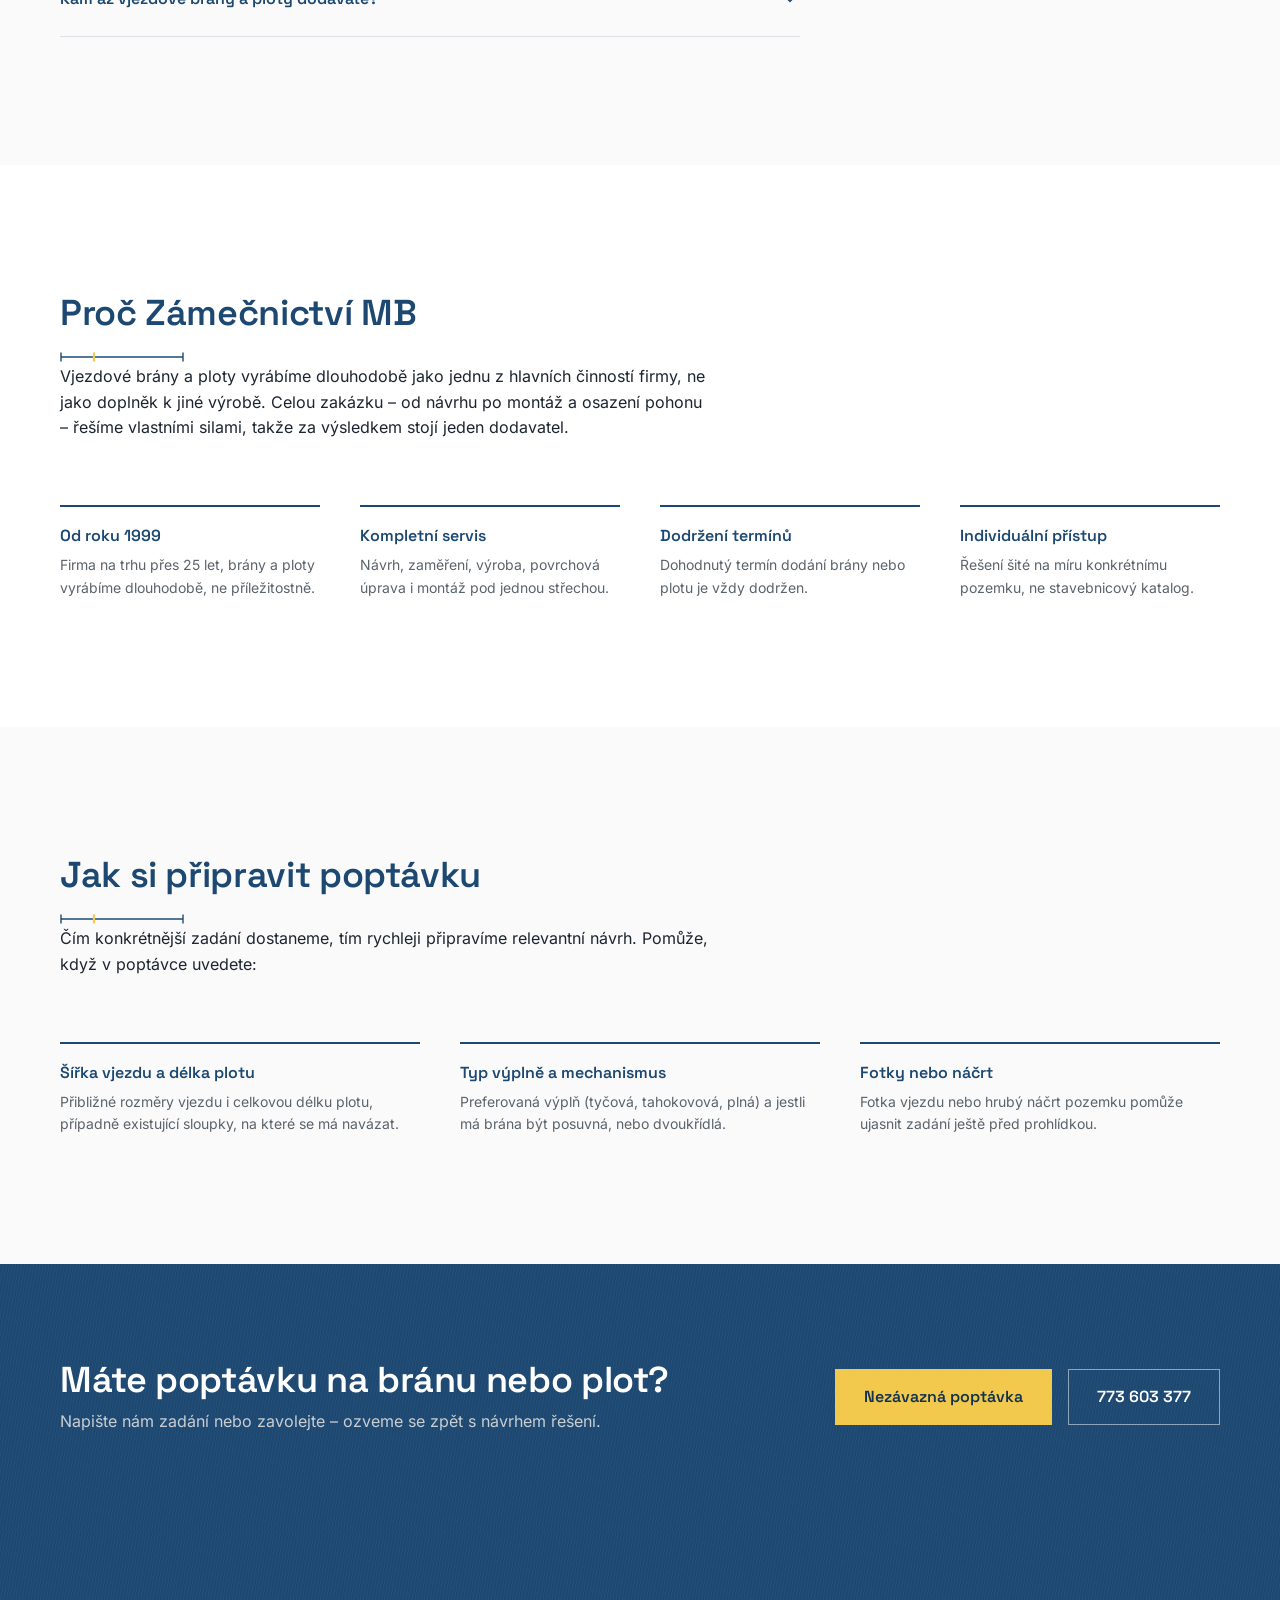
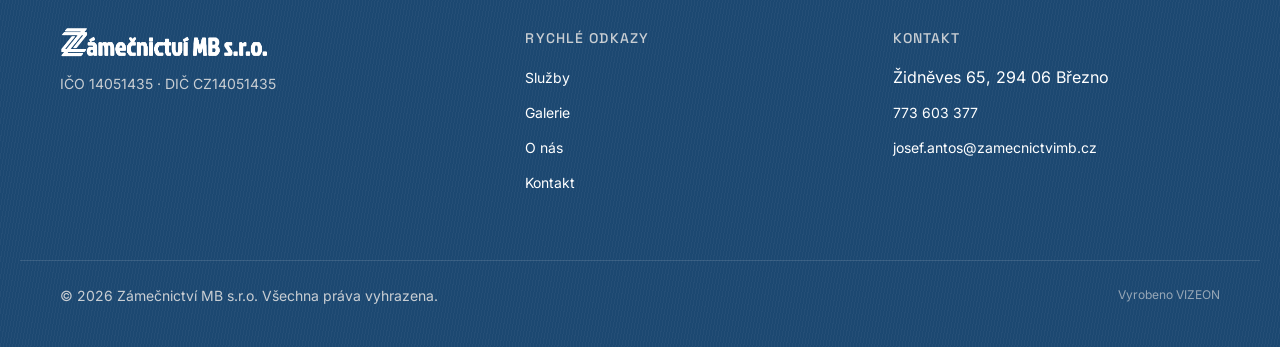
<file: sluzby/vrata-a-ploty.html>
<!DOCTYPE html>
<html lang="cs">
<head>
<meta charset="UTF-8" />
<meta name="viewport" content="width=device-width, initial-scale=1" />
<title>Vjezdové brány a ploty na míru - Zámečnictví MB Mladá Boleslav</title>
<meta name="description" content="Kovové vjezdové brány, ploty, plotová pole a branky na míru. Návrh, výroba i montáž. Zámečnictví MB, Mladá Boleslav." />
<link rel="canonical" href="https://www.zamecnictvimb.cz/sluzby/vrata-a-ploty.html" />

<link rel="preload" as="font" type="font/woff2" href="/fonts/space-grotesk/space-grotesk-latin.woff2" crossorigin />
<link rel="preload" as="font" type="font/woff2" href="/fonts/space-grotesk/space-grotesk-latin-ext.woff2" crossorigin />

<meta property="og:type" content="website" />
<meta property="og:site_name" content="Zámečnictví MB s.r.o." />
<meta property="og:title" content="Vjezdové brány a ploty na míru - Zámečnictví MB Mladá Boleslav" />
<meta property="og:description" content="Kovové vjezdové brány, ploty, plotová pole a branky na míru. Návrh, výroba i montáž. Zámečnictví MB, Mladá Boleslav." />
<meta property="og:url" content="https://www.zamecnictvimb.cz/sluzby/vrata-a-ploty.html" />
<meta property="og:locale" content="cs_CZ" />
<meta name="twitter:card" content="summary" />

<link rel="icon" href="/favicon.ico" sizes="any" />
<link rel="icon" href="/favicon-32.png" type="image/png" sizes="32x32" />
<link rel="icon" href="/favicon-16.png" type="image/png" sizes="16x16" />
<link rel="apple-touch-icon" href="/apple-touch-icon.png" />

<link rel="stylesheet" href="/css/tokens.css" />
<link rel="stylesheet" href="/css/base.css" />
<link rel="stylesheet" href="/css/layout.css" />
<link rel="stylesheet" href="/css/components.css" />
<link rel="stylesheet" href="/css/sections.css" />
<link rel="stylesheet" href="/css/spoke.css" />

<script type="application/ld+json">
{
  "@context": "https://schema.org",
  "@type": "BreadcrumbList",
  "itemListElement": [
    { "@type": "ListItem", "position": 1, "name": "Domů", "item": "https://www.zamecnictvimb.cz/" },
    { "@type": "ListItem", "position": 2, "name": "Služby", "item": "https://www.zamecnictvimb.cz/#sluzby" },
    { "@type": "ListItem", "position": 3, "name": "Vjezdové brány a ploty", "item": "https://www.zamecnictvimb.cz/sluzby/vrata-a-ploty.html" }
  ]
}
</script>
<script type="application/ld+json">
{
  "@context": "https://schema.org",
  "@type": "Service",
  "serviceType": "Výroba vjezdových bran a plotů na míru",
  "provider": {
    "@type": "LocalBusiness",
    "name": "Zámečnictví MB s.r.o.",
    "image": "https://www.zamecnictvimb.cz/images/logo/logo-transparent.png",
    "telephone": "+420773603377",
    "email": "josef.antos@zamecnictvimb.cz",
    "address": {
      "@type": "PostalAddress",
      "streetAddress": "Židněves 65",
      "postalCode": "294 06",
      "addressLocality": "Březno",
      "addressCountry": "CZ"
    }
  },
  "areaServed": {
    "@type": "Place",
    "name": "Mladá Boleslav a okolí"
  },
  "url": "https://www.zamecnictvimb.cz/sluzby/vrata-a-ploty.html"
}
</script>
<script type="application/ld+json">
{
  "@context": "https://schema.org",
  "@type": "FAQPage",
  "mainEntity": [
    {
      "@type": "Question",
      "name": "Kolik stojí vjezdová brána nebo plot na míru?",
      "acceptedAnswer": {
        "@type": "Answer",
        "text": "Cena se odvíjí od rozměrů, typu výplně, zvoleného mechanismu (posuvná vs. otočná brána) a povrchové úpravy, paušální cenu proto nelze uvést předem. Konkrétní cenovou nabídku připravíme na základě poptávky a zaměření na místě, bez závazku."
      }
    },
    {
      "@type": "Question",
      "name": "Jak dlouho trvá výroba a montáž brány nebo plotu?",
      "acceptedAnswer": {
        "@type": "Answer",
        "text": "Dodací lhůta závisí na rozsahu zakázky – jednotlivá branka je hotová rychleji než delší plotové pole s posuvnou bránou a pohonem. Přesný termín stanovíme po konzultaci a zaměření a dohodnutý termín dodržujeme."
      }
    },
    {
      "@type": "Question",
      "name": "Posuvná, nebo dvoukřídlá (otočná) vjezdová brána?",
      "acceptedAnswer": {
        "@type": "Answer",
        "text": "Posuvná brána se hodí tam, kde je dostatek místa podél oplocení pro pojezd, a nezabírá prostor před vjezdem ani v něm. Dvoukřídlá brána naopak nepotřebuje boční prostor navíc, ale při otevírání musí mít volný oblouk před sebou. Vhodnější variantu doporučíme podle dispozice vašeho pozemku při konzultaci."
      }
    },
    {
      "@type": "Question",
      "name": "Jakou povrchovou úpravu bran a plotů nabízíte?",
      "acceptedAnswer": {
        "@type": "Answer",
        "text": "Nejčastěji volíme žárové zinkování, které dobře odolává povětrnosti a je vhodné pro bránu i plot vystavené celoročně venku. Podle požadavku je možná i barevná povrchová úprava nebo kombinace zinkování se zděnými či kamennými sloupky. Konkrétní doporučení probereme individuálně při návrhu řešení."
      }
    },
    {
      "@type": "Question",
      "name": "Kam až vjezdové brány a ploty dodáváte?",
      "acceptedAnswer": {
        "@type": "Answer",
        "text": "Realizace děláme především v Mladé Boleslavi a okolí, kde zvládneme zajistit i dopravu a montáž na místě. Konkrétní lokalitu a dostupnost termínu montáže vždy raději probereme individuálně při poptávce."
      }
    }
  ]
}
</script>
</head>
<body>
<a class="skip-link" href="#hlavni-obsah">Přeskočit na obsah</a>

<svg xmlns="http://www.w3.org/2000/svg" style="display:none" aria-hidden="true">
  <symbol id="icon-phone" viewBox="0 0 24 24" fill="none" stroke="currentColor" stroke-width="1.5" stroke-linecap="round" stroke-linejoin="round">
    <path d="M5 4.2h3l1.3 3.6-2 1.7c1 2.6 2.8 4.4 5.4 5.4l1.7-2 3.6 1.3v3a1.2 1.2 0 0 1-1.3 1.2C10.8 18.6 5.4 13.2 4.8 7.3A1.2 1.2 0 0 1 5 4.2z"/>
  </symbol>
  <symbol id="icon-mail" viewBox="0 0 24 24" fill="none" stroke="currentColor" stroke-width="1.5" stroke-linecap="round" stroke-linejoin="round">
    <rect x="2.5" y="5" width="19" height="14"/>
    <path d="M3 6l9 7 9-7"/>
  </symbol>
  <symbol id="icon-pin" viewBox="0 0 24 24" fill="none" stroke="currentColor" stroke-width="1.5" stroke-linecap="round" stroke-linejoin="round">
    <path d="M12 21s7-6.3 7-11.5A7 7 0 0 0 5 9.5C5 14.7 12 21 12 21z"/>
    <circle cx="12" cy="9.5" r="2.4"/>
  </symbol>
  <symbol id="icon-doc" viewBox="0 0 24 24" fill="none" stroke="currentColor" stroke-width="1.5" stroke-linecap="round" stroke-linejoin="round">
    <rect x="4" y="3" width="16" height="18"/>
    <path d="M7.5 8h9M7.5 12h9M7.5 16h5"/>
  </symbol>
  <symbol id="icon-chevron-down" viewBox="0 0 24 24" fill="none" stroke="currentColor" stroke-width="1.5" stroke-linecap="round" stroke-linejoin="round">
    <path d="M6 9l6 6 6-6"/>
  </symbol>
  <symbol id="motif-dim-rule" viewBox="0 0 124 14" fill="none">
    <line x1="1" y1="7" x2="123" y2="7" stroke="currentColor" stroke-width="1.4"/>
    <line x1="1" y1="2.5" x2="1" y2="11.5" stroke="currentColor" stroke-width="1.4"/>
    <line x1="123" y1="2.5" x2="123" y2="11.5" stroke="currentColor" stroke-width="1.4"/>
    <line x1="34" y1="2.5" x2="34" y2="11.5" style="stroke:var(--color-yellow)" stroke-width="2.2"/>
  </symbol>
</svg>

<!-- ============================== HEADER ============================== -->
<header class="header" id="header" data-header>
  <div class="container header__inner">
    <a class="header__logo" href="/" aria-label="Zámečnictví MB s.r.o., úvod">
      <img src="/images/logo/logo-transparent.png" alt="Zámečnictví MB s.r.o." width="238" height="34" />
    </a>

    <nav class="header__nav" aria-label="Hlavní navigace">
      <ul class="header__nav-list">
        <li><a class="header__nav-link" data-nav-link href="/#sluzby">Služby</a></li>
        <li><a class="header__nav-link" data-nav-link href="/#galerie">Galerie</a></li>
        <li><a class="header__nav-link" data-nav-link href="/#o-nas">O nás</a></li>
        <li><a class="header__nav-link" data-nav-link href="/#kontakt">Kontakt</a></li>
      </ul>
      <a class="btn btn--primary header__cta" href="/#kontakt">Nezávazná poptávka</a>
    </nav>

    <button class="header__burger" id="burger" aria-expanded="false" aria-controls="mobile-nav" aria-label="Otevřít menu">
      <span class="header__burger-bars"><span></span><span></span><span></span></span>
    </button>
  </div>
</header>

<div class="mobile-nav" id="mobile-nav">
  <ul class="mobile-nav__list">
    <li><a class="mobile-nav__link" data-nav-link href="/#sluzby">Služby</a></li>
    <li><a class="mobile-nav__link" data-nav-link href="/#galerie">Galerie</a></li>
    <li><a class="mobile-nav__link" data-nav-link href="/#o-nas">O nás</a></li>
    <li><a class="mobile-nav__link" data-nav-link href="/#kontakt">Kontakt</a></li>
  </ul>
  <a class="btn btn--primary mobile-nav__cta" href="/#kontakt">Nezávazná poptávka</a>
</div>

<main id="hlavni-obsah">

<!-- ============================== SUBHERO ============================== -->
<section class="subhero">
  <figure class="subhero__bg">
    <img src="/images/galerie/vrata-a-ploty/posuvna-kovana-brana-hroty-01.webp" alt="Posuvná kovaná vjezdová brána s hroty na kolejnici" width="1920" height="1440" loading="eager" fetchpriority="high" />
  </figure>
  <div class="container subhero__inner">
    <nav class="breadcrumb" aria-label="Drobečková navigace">
      <a href="/">Domů</a>
      <span class="breadcrumb__sep">/</span>
      <a href="/#sluzby">Služby</a>
      <span class="breadcrumb__sep">/</span>
      <span class="breadcrumb__current" aria-current="page">Vjezdové brány a ploty</span>
    </nav>
    <h1>Vjezdové brány a ploty na míru</h1>
    <p class="subhero__lead">Navrhneme, vyrobíme a namontujeme vjezdovou bránu i plot přesně podle vašeho pozemku – posuvné i dvoukřídlé brány, plotová pole, branky a mříže na míru. Typová i atypická výroba, podle vašeho zadání nebo návrhu.</p>
    <div class="subhero__ctas">
      <a class="btn btn--primary" href="/#kontakt">Nezávazná poptávka</a>
      <a class="btn btn--secondary btn--on-dark" href="#realizace">Prohlédnout realizace</a>
    </div>
  </div>
</section>

<!-- ============================== CO VYRÁBÍME ============================== -->
<section class="section" id="co-vyrabime">
  <div class="container">
    <div class="section__head section__head--wide" data-reveal>
      <h2>Co vyrábíme</h2>
      <svg class="dim-rule"><use href="#motif-dim-rule"/></svg>
      <p>Vjezdové brány a ploty navrhujeme a vyrábíme podle konkrétního pozemku, dispozice vjezdu a požadované výplně – od jednoduchého tyčového plotu po kovanou bránu s dekorativními prvky. Materiál, mechanismus i povrchovou úpravu volíme podle toho, kde bude brána nebo plot stát a jak často se budou používat. Níže je přehled toho, co jsme realizovali – konkrétní zadání ale vždy řešíme individuálně.</p>
    </div>

    <div class="feature-grid">
      <div class="feature-block" data-reveal>
        <p class="feature-block__title">Posuvné vjezdové brány</p>
        <p class="feature-block__text">Posuvné brány na kolejnici, vhodné tam, kde je podél oplocení dostatek místa pro pojezd a kde nechcete, aby brána zabírala prostor při otevírání.</p>
      </div>
      <div class="feature-block" data-reveal>
        <p class="feature-block__title">Dvoukřídlé vjezdové brány</p>
        <p class="feature-block__text">Klasické otočné brány na sloupcích, zděných nebo kovových, s plnou, tyčovou nebo tahokovovou výplní podle požadovaného vzhledu a míry soukromí.</p>
      </div>
      <div class="feature-block" data-reveal>
        <p class="feature-block__title">Kované brány s hroty a dekorem</p>
        <p class="feature-block__text">Brány s kovanými hroty a dekorativními prvky pro reprezentativní vjezd, u posuvného i dvoukřídlého provedení.</p>
      </div>
      <div class="feature-block" data-reveal>
        <p class="feature-block__title">Plotová pole a tyčové ploty</p>
        <p class="feature-block__text">Kovová plotová pole s tyčovou, mřížovou nebo tahokovovou výplní, samostatně stojící nebo kotvená do zděné či kamenné podezdívky a sloupků.</p>
      </div>
      <div class="feature-block" data-reveal>
        <p class="feature-block__title">Branky a vstupní branky</p>
        <p class="feature-block__text">Menší vstupní branky pro pěší, sladěné vzhledem i výplní s hlavní vjezdovou bránou nebo plotem, včetně samozavírače podle požadavku.</p>
      </div>
      <div class="feature-block" data-reveal>
        <p class="feature-block__title">Mříže na okna</p>
        <p class="feature-block__text">Ochranné i dekorativní mříže na okna na míru, jako doplněk k oplocení pozemku nebo samostatně u přízemních a sklepních oken.</p>
      </div>
    </div>
  </div>
</section>

<!-- ============================== PROČ KOVOVÁ BRÁNA A PLOT ============================== -->
<section class="section section--offwhite">
  <div class="container">
    <div class="section__head section__head--wide" data-reveal>
      <h2>Proč kovová brána a plot na míru</h2>
      <svg class="dim-rule"><use href="#motif-dim-rule"/></svg>
      <p>Kovová brána nebo plot na míru přesně odpovídá šířce vjezdu, sklonu terénu i výšce stávající zídky nebo sloupků – oproti hotovým stavebnicovým systémům odpadá kompromis s rozměry, který se u nepravidelného pozemku často řeší dodatečnými úpravami. Svařovaná konstrukce navíc snáší vyšší zatížení větrem a dlouhodobé používání bez uvolňování spojů, což se hodí zejména u posuvných bran s pohonem, kde přesnost kolejnice a rámu přímo ovlivňuje plynulost chodu.</p>
      <p>Další výhodou je možnost sladit bránu, branku a plotová pole do jednoho vzhledu – stejná výplň, stejný odstín i stejná povrchová úprava napříč celým oplocením pozemku, včetně případných mříží na okna. U rekonstrukcí zároveň umíme napojit nové plotové pole na stávající zděné nebo kamenné sloupky, takže nemusíte měnit celé oplocení najednou.</p>
    </div>
  </div>
</section>

<!-- ============================== TYPOVÁ VS. ATYPICKÁ VÝROBA ============================== -->
<section class="section">
  <div class="container">
    <div class="section__head section__head--wide" data-reveal>
      <h2>Typová i atypická výroba</h2>
      <svg class="dim-rule"><use href="#motif-dim-rule"/></svg>
      <p>Část zakázek je typová – osvědčené provedení výplně a rámu, které jen přizpůsobíme rozměrům vjezdu nebo délce plotu. Tam, kde typové řešení nesedí – nepravidelný pozemek, sklon terénu, napojení na stávající sloupky nebo požadavek na kovaný dekor – navrhujeme atypicky, od nuly podle konkrétního zadání. Postup je v obou případech stejný: konzultace, návrh, zaměření a až poté výroba.</p>
      <p>Atypickou výrobu volíme často i u kombinace více prvků najednou – posuvná brána, navazující plotové pole a vstupní branka v jednom projektu, sladěné vzhledem i mechanismem. V takových případech je zaměření na místě obvykle nutné ještě před návrhem řešení, protože se počítá s přesným napojením na stávající terén a konstrukce.</p>
    </div>
  </div>
</section>

<!-- ============================== PRO KOHO STAVÍME ============================== -->
<section class="section section--offwhite">
  <div class="container">
    <div class="section__head section__head--wide" data-reveal>
      <h2>Pro koho stavíme</h2>
      <svg class="dim-rule"><use href="#motif-dim-rule"/></svg>
      <p>Vjezdové brány a ploty dodáváme převážně soukromým zákazníkům k rodinným domům, ale řešíme i oplocení provozoven a menších firemních areálů. Mezi realizacemi najdete posuvnou i dvoukřídlou vjezdovou bránu, tyčový plot s kamennými sloupky, plotové pole s tahokovovou výplní a brankou nebo pozinkovaný plot s mřížovou výplní na zídce. Rozsah zakázky neomezujeme – od jedné branky po kompletní oplocení pozemku.</p>
      <p>U rodinných domů jde nejčastěji o kombinaci vjezdové brány, plotových polí a vstupní branky v jednotném provedení. U firemních zákazníků řešíme spíše delší úseky oplocení a odolnější provedení výplně. V obou případech je prvním krokem konzultace zadání a případná prohlídka pozemku na místě.</p>
    </div>
  </div>
</section>

<!-- ============================== JAK ZAKÁZKA PROBÍHÁ ============================== -->
<section class="section" id="postup">
  <div class="container">
    <div class="section__head" data-reveal>
      <h2>Jak zakázka probíhá</h2>
      <svg class="dim-rule"><use href="#motif-dim-rule"/></svg>
    </div>

    <div class="process-list">
      <div class="process-step" data-reveal>
        <p class="process-step__num">1</p>
        <p class="process-step__title">Poptávka</p>
        <p class="process-step__text">Popíšete zadání – šířku vjezdu, délku plotu a přibližnou představu o výplni a mechanismu brány.</p>
      </div>
      <div class="process-step" data-reveal>
        <p class="process-step__num">2</p>
        <p class="process-step__title">Návrh a zaměření</p>
        <p class="process-step__text">Navrhneme řešení, přesně zaměříme vjezd i terén na místě a vybereme vhodný typ brány a výplně.</p>
      </div>
      <div class="process-step" data-reveal>
        <p class="process-step__num">3</p>
        <p class="process-step__title">Výroba</p>
        <p class="process-step__text">Bránu, branku i plotová pole zhotovíme v naší dílně podle schváleného návrhu.</p>
      </div>
      <div class="process-step" data-reveal>
        <p class="process-step__num">4</p>
        <p class="process-step__title">Povrchová úprava</p>
        <p class="process-step__text">Zvolíme úpravu podle umístění a nároků na vzhled – žárové zinkování, nebo barevný nátěr.</p>
      </div>
      <div class="process-step" data-reveal>
        <p class="process-step__num">5</p>
        <p class="process-step__title">Montáž</p>
        <p class="process-step__text">Dopravu i montáž na pozemek zajišťujeme sami, včetně osazení pohonu a finální kontroly chodu brány.</p>
      </div>
    </div>
  </div>
</section>

<!-- ============================== MATERIÁL A POVRCHOVÁ ÚPRAVA ============================== -->
<section class="section section--offwhite">
  <div class="container">
    <div class="section__head section__head--wide" data-reveal>
      <h2>Materiál a povrchová úprava</h2>
      <svg class="dim-rule"><use href="#motif-dim-rule"/></svg>
      <p>Základem brán i plotů je ocel, u které volíme profil a tloušťku podle rozměru a zatížení – posuvná brána s pohonem potřebuje tužší rám než jednoduché plotové pole. Nejčastěji volenou povrchovou úpravou je žárové zinkování, které dobře odolává celoročnímu venkovnímu provozu bez ohledu na počasí – použili jsme ho například u posuvné brány s tyčovou výplní i u plotu s mřížovou výplní na zídce. Stejný postup povrchové úpravy používáme i u <a href="/sluzby/ocelove-konstrukce.html">ocelových konstrukcí</a>, kde se řeší podobné nároky na dlouhodobou odolnost venku.</p>
      <p>Výplň volíme podle požadovaného vzhledu a míry soukromí – tyčová výplň působí lehce a průhledně, tahokovová výplň propouští méně pohledu zvenčí, plná plechová lamelová výplň poskytuje nejvyšší soukromí. U reprezentativnějších vjezdů doplňujeme kovanou bránu o dekorativní hroty nebo jiné kovářské prvky. Plotová pole umíme kotvit i do stávajících zděných nebo kamenných sloupků, takže není nutné bourat celé stávající oplocení.</p>
      <p>Barevnou povrchovou úpravu volíme tam, kde má brána nebo plot ladit s fasádou domu nebo kde je požadavek na konkrétní odstín. Konkrétní kombinaci materiálu, výplně a úpravy vždy probíráme individuálně už při návrhu řešení.</p>
    </div>
  </div>
</section>

<!-- ============================== REALIZACE (foto) ============================== -->
<section class="section" id="realizace">
  <div class="container">
    <div class="section__head section__head--wide" data-reveal>
      <h2>Realizace bran a plotů</h2>
      <svg class="dim-rule"><use href="#motif-dim-rule"/></svg>
      <p>Výběr z dokončených zakázek – posuvné i dvoukřídlé vjezdové brány, plotová pole a branky. Fotky ukazují reálné, dodané a namontované realizace, ne vizualizace. Kompletní galerii včetně dalších oblastí výroby najdete na <a href="/#galerie">hlavní stránce</a>.</p>
    </div>

    <div class="spoke-gallery">
      <figure class="photo-frame photo-frame--filled" style="--ar:1920/1440">
        <img src="/images/galerie/vrata-a-ploty/posuvna-pozinkovana-brana-tycova-vypln_thumb.webp" alt="Posuvná pozinkovaná brána s tyčovou výplní u vjezdu" width="1920" height="1440" loading="lazy" decoding="async" />
      </figure>
      <figure class="photo-frame photo-frame--filled" style="--ar:1920/1440">
        <img src="/images/galerie/vrata-a-ploty/dvoukridla-vrata-zdene-sloupky_thumb.webp" alt="Dvoukřídlá kovová vrata mezi zděnými sloupky" width="1920" height="1440" loading="lazy" decoding="async" />
      </figure>
      <figure class="photo-frame photo-frame--filled" style="--ar:1920/1440">
        <img src="/images/galerie/vrata-a-ploty/cerny-tycovy-plot-kamenne-sloupky_thumb.webp" alt="Černý tyčový plot s kamennými sloupky před domem" width="1920" height="1440" loading="lazy" decoding="async" />
      </figure>
      <figure class="photo-frame photo-frame--filled" style="--ar:1920/1440">
        <img src="/images/galerie/vrata-a-ploty/plna-vrata-plechova-lamelova-vypln_thumb.webp" alt="Plná dvoukřídlá vrata s plechovou lamelovou výplní" width="1920" height="1440" loading="lazy" decoding="async" />
      </figure>
      <figure class="photo-frame photo-frame--filled" style="--ar:1920/1145">
        <img src="/images/galerie/vrata-a-ploty/plot-tahokovova-vypln-branka_thumb.webp" alt="Plot s tahokovovou výplní a brankou na podezdívce" width="1920" height="1145" loading="lazy" decoding="async" />
      </figure>
      <figure class="photo-frame photo-frame--filled" style="--ar:1920/864">
        <img src="/images/galerie/vrata-a-ploty/vjezdova-brana-tahokovova-vypln_thumb.webp" alt="Dvoukřídlá vjezdová brána s tahokovovou výplní" width="1920" height="864" loading="lazy" decoding="async" />
      </figure>
      <figure class="photo-frame photo-frame--filled" style="--ar:1920/1440">
        <img src="/images/galerie/vrata-a-ploty/posuvna-kovana-brana-hroty-01_thumb.webp" alt="Posuvná kovaná brána s hroty na kolejnici" width="1920" height="1440" loading="lazy" decoding="async" />
      </figure>
      <figure class="photo-frame photo-frame--filled" style="--ar:1920/1440">
        <img src="/images/galerie/vrata-a-ploty/posuvna-kovana-brana-hroty-02_thumb.webp" alt="Detail posuvné kované brány s hroty na kolejnici" width="1920" height="1440" loading="lazy" decoding="async" />
      </figure>
      <figure class="photo-frame photo-frame--filled" style="--ar:1920/1440">
        <img src="/images/galerie/vrata-a-ploty/pozinkovany-plot-mrizova-vypln_thumb.webp" alt="Pozinkovaný plot s mřížovou výplní na zídce" width="1920" height="1440" loading="lazy" decoding="async" />
      </figure>
    </div>
  </div>
</section>

<!-- ============================== FAQ ============================== -->
<section class="section section--offwhite">
  <div class="container">
    <div class="section__head" data-reveal>
      <h2>Časté dotazy</h2>
      <svg class="dim-rule"><use href="#motif-dim-rule"/></svg>
    </div>

    <div class="faq-list">
      <details class="faq-item">
        <summary>Kolik stojí vjezdová brána nebo plot na míru?
          <svg class="faq-item__icon"><use href="#icon-chevron-down"/></svg>
        </summary>
        <p>Cena se odvíjí od rozměrů, typu výplně, zvoleného mechanismu (posuvná vs. otočná brána) a povrchové úpravy, paušální cenu proto nelze uvést předem. Konkrétní cenovou nabídku připravíme na základě poptávky a zaměření na místě, bez závazku.</p>
      </details>
      <details class="faq-item">
        <summary>Jak dlouho trvá výroba a montáž brány nebo plotu?
          <svg class="faq-item__icon"><use href="#icon-chevron-down"/></svg>
        </summary>
        <p>Dodací lhůta závisí na rozsahu zakázky – jednotlivá branka je hotová rychleji než delší plotové pole s posuvnou bránou a pohonem. Přesný termín stanovíme po konzultaci a zaměření a dohodnutý termín dodržujeme.</p>
      </details>
      <details class="faq-item">
        <summary>Posuvná, nebo dvoukřídlá (otočná) vjezdová brána?
          <svg class="faq-item__icon"><use href="#icon-chevron-down"/></svg>
        </summary>
        <p>Posuvná brána se hodí tam, kde je dostatek místa podél oplocení pro pojezd, a nezabírá prostor před vjezdem ani v něm. Dvoukřídlá brána naopak nepotřebuje boční prostor navíc, ale při otevírání musí mít volný oblouk před sebou. Vhodnější variantu doporučíme podle dispozice vašeho pozemku při konzultaci.</p>
      </details>
      <details class="faq-item">
        <summary>Jakou povrchovou úpravu bran a plotů nabízíte?
          <svg class="faq-item__icon"><use href="#icon-chevron-down"/></svg>
        </summary>
        <p>Nejčastěji volíme žárové zinkování, které dobře odolává povětrnosti a je vhodné pro bránu i plot vystavené celoročně venku. Podle požadavku je možná i barevná povrchová úprava nebo kombinace zinkování se zděnými či kamennými sloupky. Konkrétní doporučení probereme individuálně při návrhu řešení.</p>
      </details>
      <details class="faq-item">
        <summary>Kam až vjezdové brány a ploty dodáváte?
          <svg class="faq-item__icon"><use href="#icon-chevron-down"/></svg>
        </summary>
        <p>Realizace děláme především v Mladé Boleslavi a okolí, kde zvládneme zajistit i dopravu a montáž na místě. Konkrétní lokalitu a dostupnost termínu montáže vždy raději probereme individuálně při poptávce.</p>
      </details>
    </div>
  </div>
</section>

<!-- ============================== PROČ ZÁMEČNICTVÍ MB ============================== -->
<section class="section">
  <div class="container">
    <div class="section__head section__head--wide" data-reveal>
      <h2>Proč Zámečnictví MB</h2>
      <svg class="dim-rule"><use href="#motif-dim-rule"/></svg>
      <p>Vjezdové brány a ploty vyrábíme dlouhodobě jako jednu z hlavních činností firmy, ne jako doplněk k jiné výrobě. Celou zakázku – od návrhu po montáž a osazení pohonu – řešíme vlastními silami, takže za výsledkem stojí jeden dodavatel.</p>
    </div>
    <div class="about__values" style="margin-top: var(--space-lg)">
      <div class="value-block" data-reveal>
        <p class="value-block__title">Od roku 1999</p>
        <p class="value-block__text">Firma na trhu přes 25 let, brány a ploty vyrábíme dlouhodobě, ne příležitostně.</p>
      </div>
      <div class="value-block" data-reveal>
        <p class="value-block__title">Kompletní servis</p>
        <p class="value-block__text">Návrh, zaměření, výroba, povrchová úprava i montáž pod jednou střechou.</p>
      </div>
      <div class="value-block" data-reveal>
        <p class="value-block__title">Dodržení termínů</p>
        <p class="value-block__text">Dohodnutý termín dodání brány nebo plotu je vždy dodržen.</p>
      </div>
      <div class="value-block" data-reveal>
        <p class="value-block__title">Individuální přístup</p>
        <p class="value-block__text">Řešení šité na míru konkrétnímu pozemku, ne stavebnicový katalog.</p>
      </div>
    </div>
  </div>
</section>

<!-- ============================== JAK SI PŘIPRAVIT POPTÁVKU ============================== -->
<section class="section section--offwhite">
  <div class="container">
    <div class="section__head section__head--wide" data-reveal>
      <h2>Jak si připravit poptávku</h2>
      <svg class="dim-rule"><use href="#motif-dim-rule"/></svg>
      <p>Čím konkrétnější zadání dostaneme, tím rychleji připravíme relevantní návrh. Pomůže, když v poptávce uvedete:</p>
    </div>
    <div class="feature-grid">
      <div class="feature-block" data-reveal>
        <p class="feature-block__title">Šířka vjezdu a délka plotu</p>
        <p class="feature-block__text">Přibližné rozměry vjezdu i celkovou délku plotu, případně existující sloupky, na které se má navázat.</p>
      </div>
      <div class="feature-block" data-reveal>
        <p class="feature-block__title">Typ výplně a mechanismus</p>
        <p class="feature-block__text">Preferovaná výplň (tyčová, tahokovová, plná) a jestli má brána být posuvná, nebo dvoukřídlá.</p>
      </div>
      <div class="feature-block" data-reveal>
        <p class="feature-block__title">Fotky nebo náčrt</p>
        <p class="feature-block__text">Fotka vjezdu nebo hrubý náčrt pozemku pomůže ujasnit zadání ještě před prohlídkou.</p>
      </div>
    </div>
  </div>
</section>

<!-- ============================== CTA PÁS ============================== -->
<div class="cta-band">
  <div class="container cta-band__inner">
    <div>
      <h2>Máte poptávku na bránu nebo plot?</h2>
      <p>Napište nám zadání nebo zavolejte – ozveme se zpět s návrhem řešení.</p>
    </div>
    <div class="cta-band__actions">
      <a class="btn btn--primary" href="/#kontakt">Nezávazná poptávka</a>
      <a class="btn btn--secondary btn--on-dark" href="tel:+420773603377">773 603 377</a>
    </div>
  </div>
</div>

</main>

<!-- ============================== FOOTER ============================== -->
<footer class="footer">
  <div class="container footer__grid">
    <div class="footer__logo">
      <img src="/images/logo/logo-transparent.png" alt="Zámečnictví MB s.r.o." width="180" height="26" />
      <p class="footer__ico">IČO 14051435 · DIČ CZ14051435</p>
    </div>

    <div>
      <p class="footer__heading">Rychlé odkazy</p>
      <ul class="footer__list">
        <li><a href="/#sluzby">Služby</a></li>
        <li><a href="/#galerie">Galerie</a></li>
        <li><a href="/#o-nas">O nás</a></li>
        <li><a href="/#kontakt">Kontakt</a></li>
      </ul>
    </div>

    <div>
      <p class="footer__heading">Kontakt</p>
      <ul class="footer__list">
        <li>Židněves 65, 294 06 Březno</li>
        <li><a href="tel:+420773603377">773 603 377</a></li>
        <li><a href="mailto:josef.antos@zamecnictvimb.cz">josef.antos@zamecnictvimb.cz</a></li>
      </ul>
    </div>
  </div>

  <div class="container footer__bottom">
    <span>© <span id="footer-year">2026</span> Zámečnictví MB s.r.o. Všechna práva vyhrazena.</span>
    <span class="footer__credit">Vyrobeno <a href="https://vizeon.cz" target="_blank" rel="noopener">VIZEON</a></span>
  </div>
</footer>

<script defer src="/js/nav.js"></script>
<script defer src="/js/reveal.js"></script>
</body>
</html>
</file>
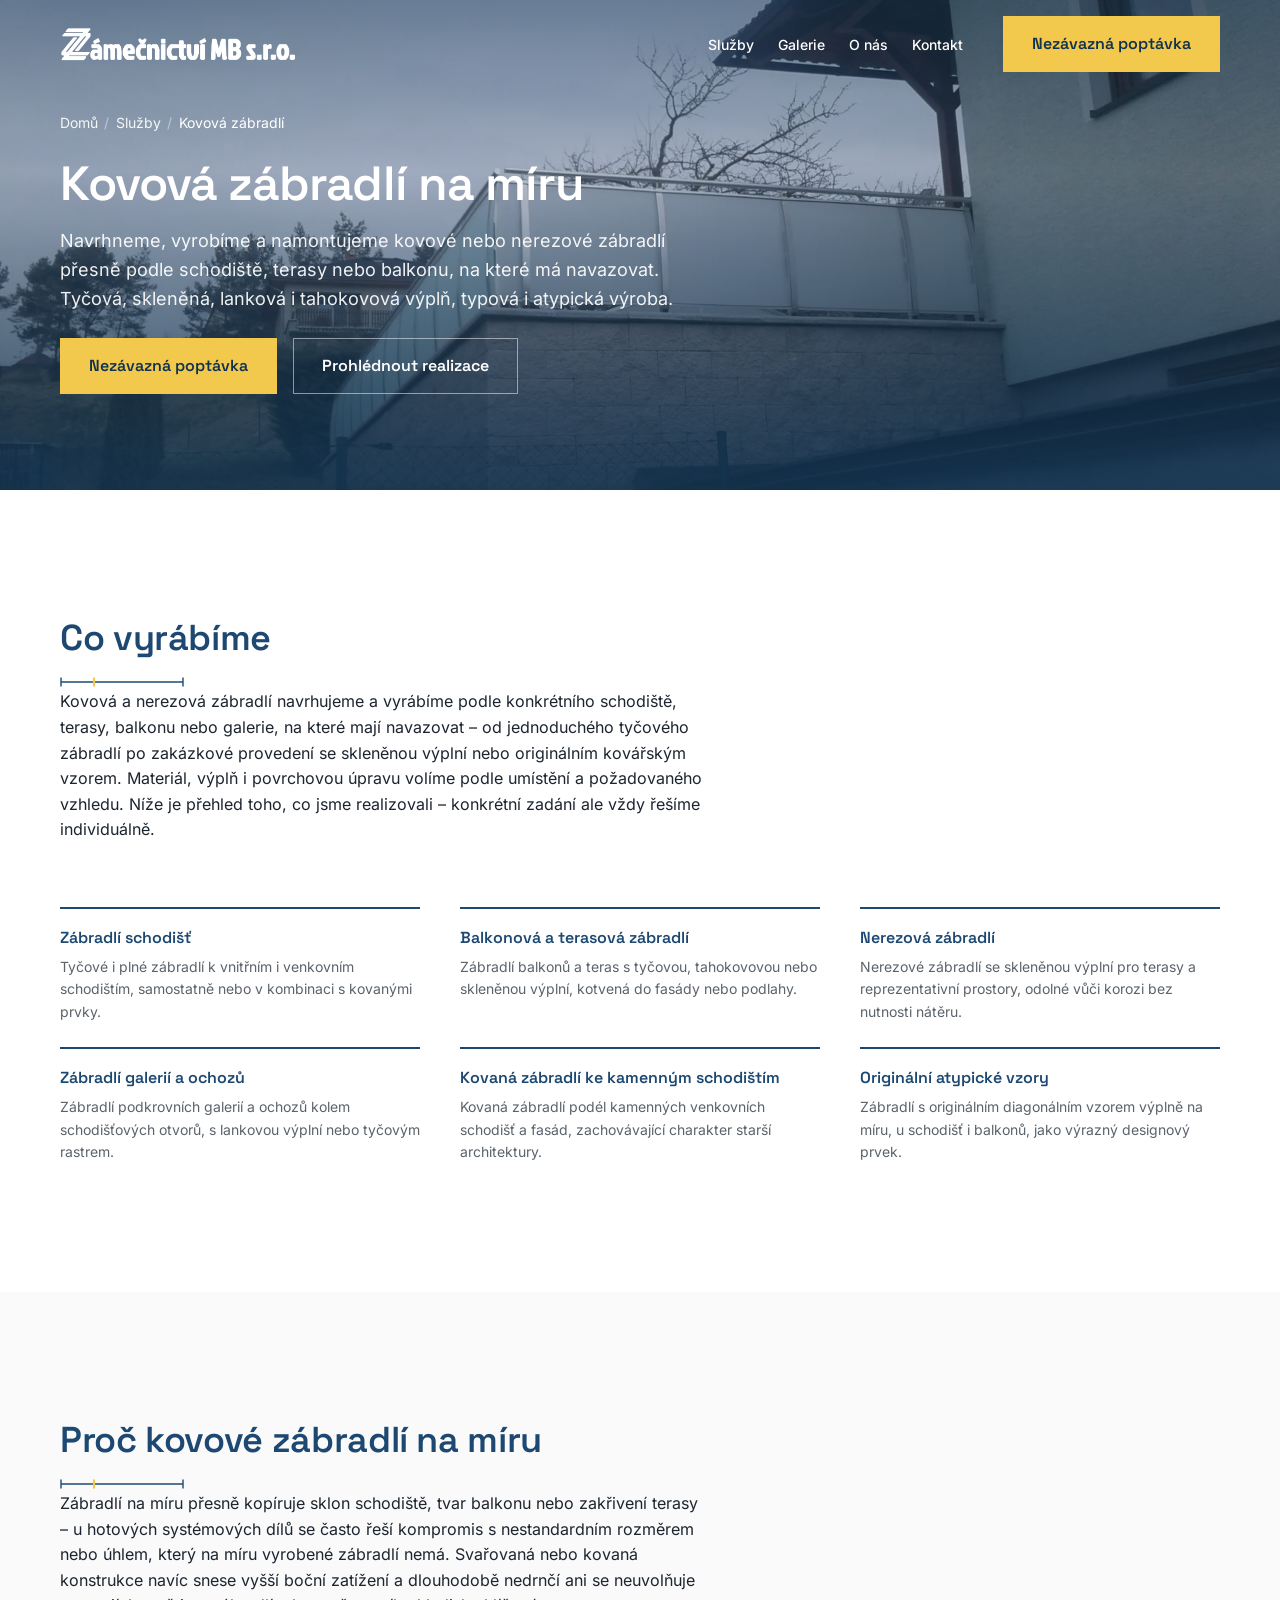
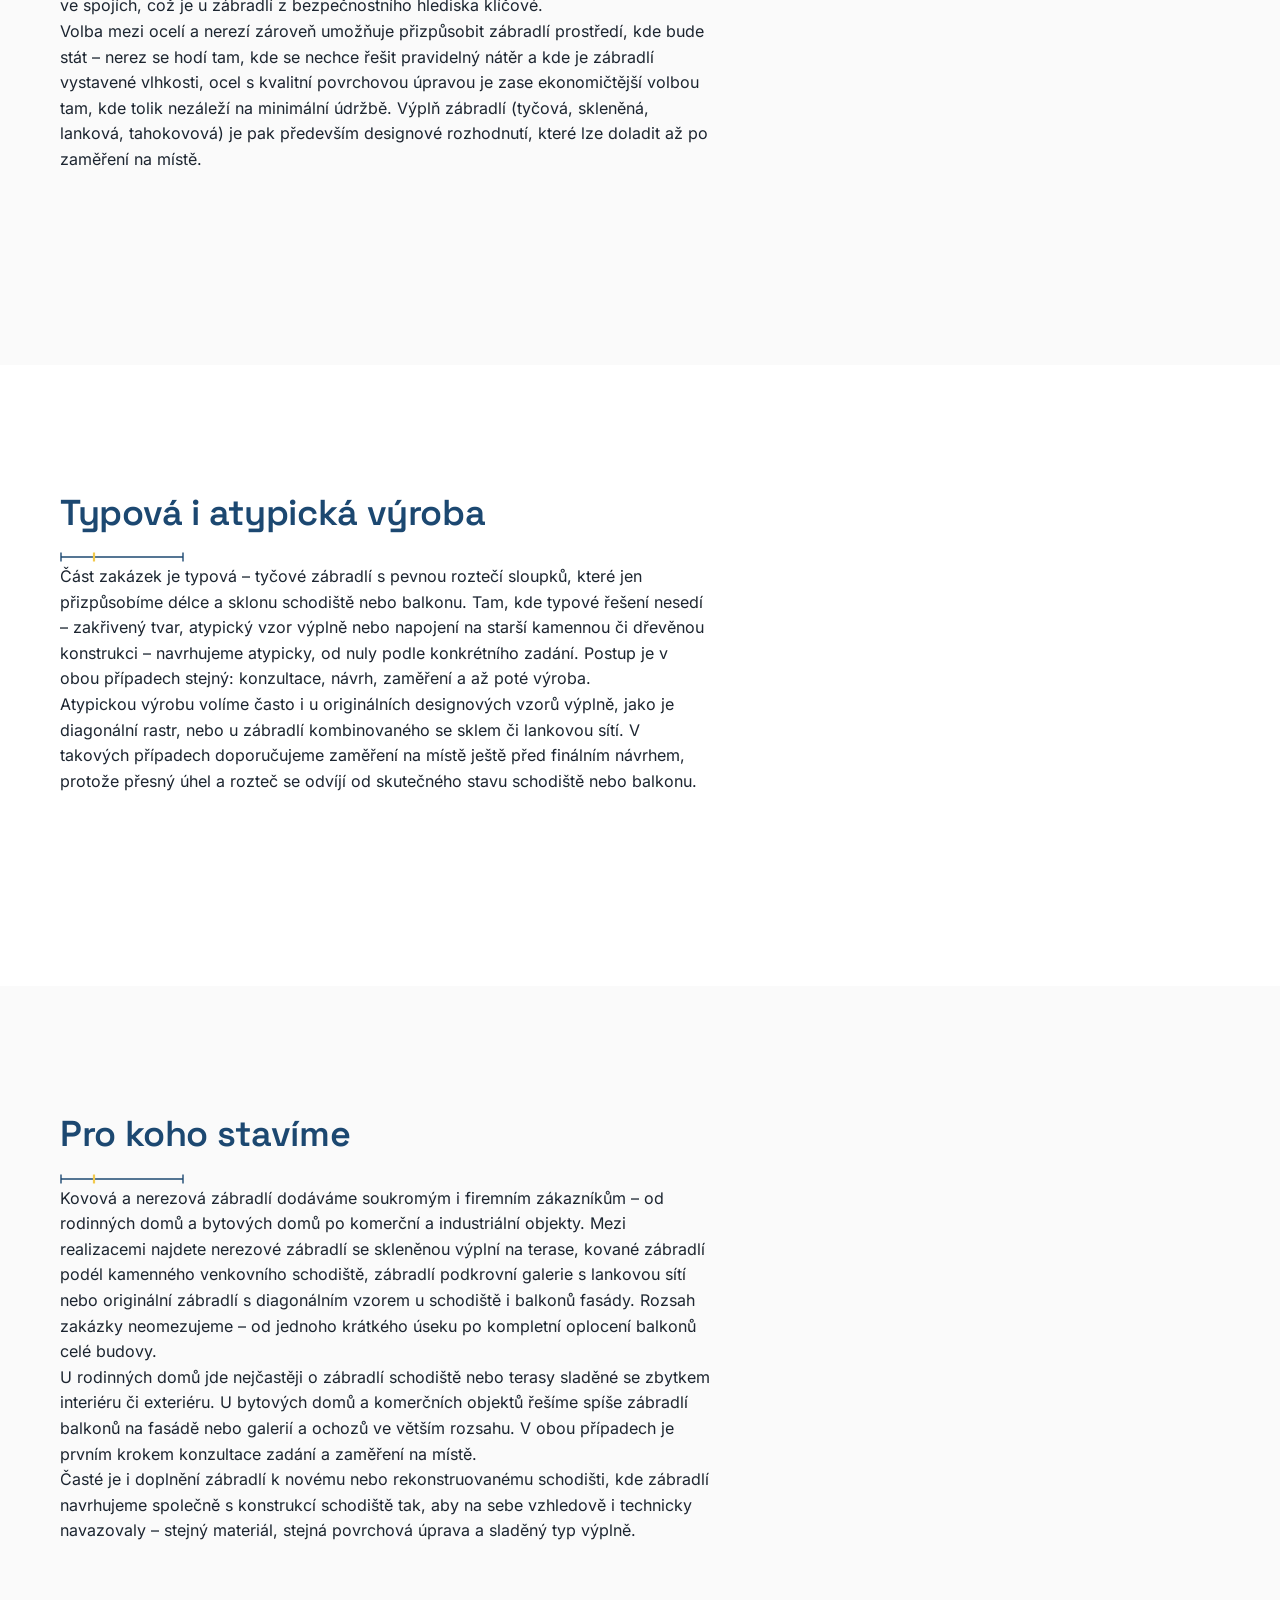
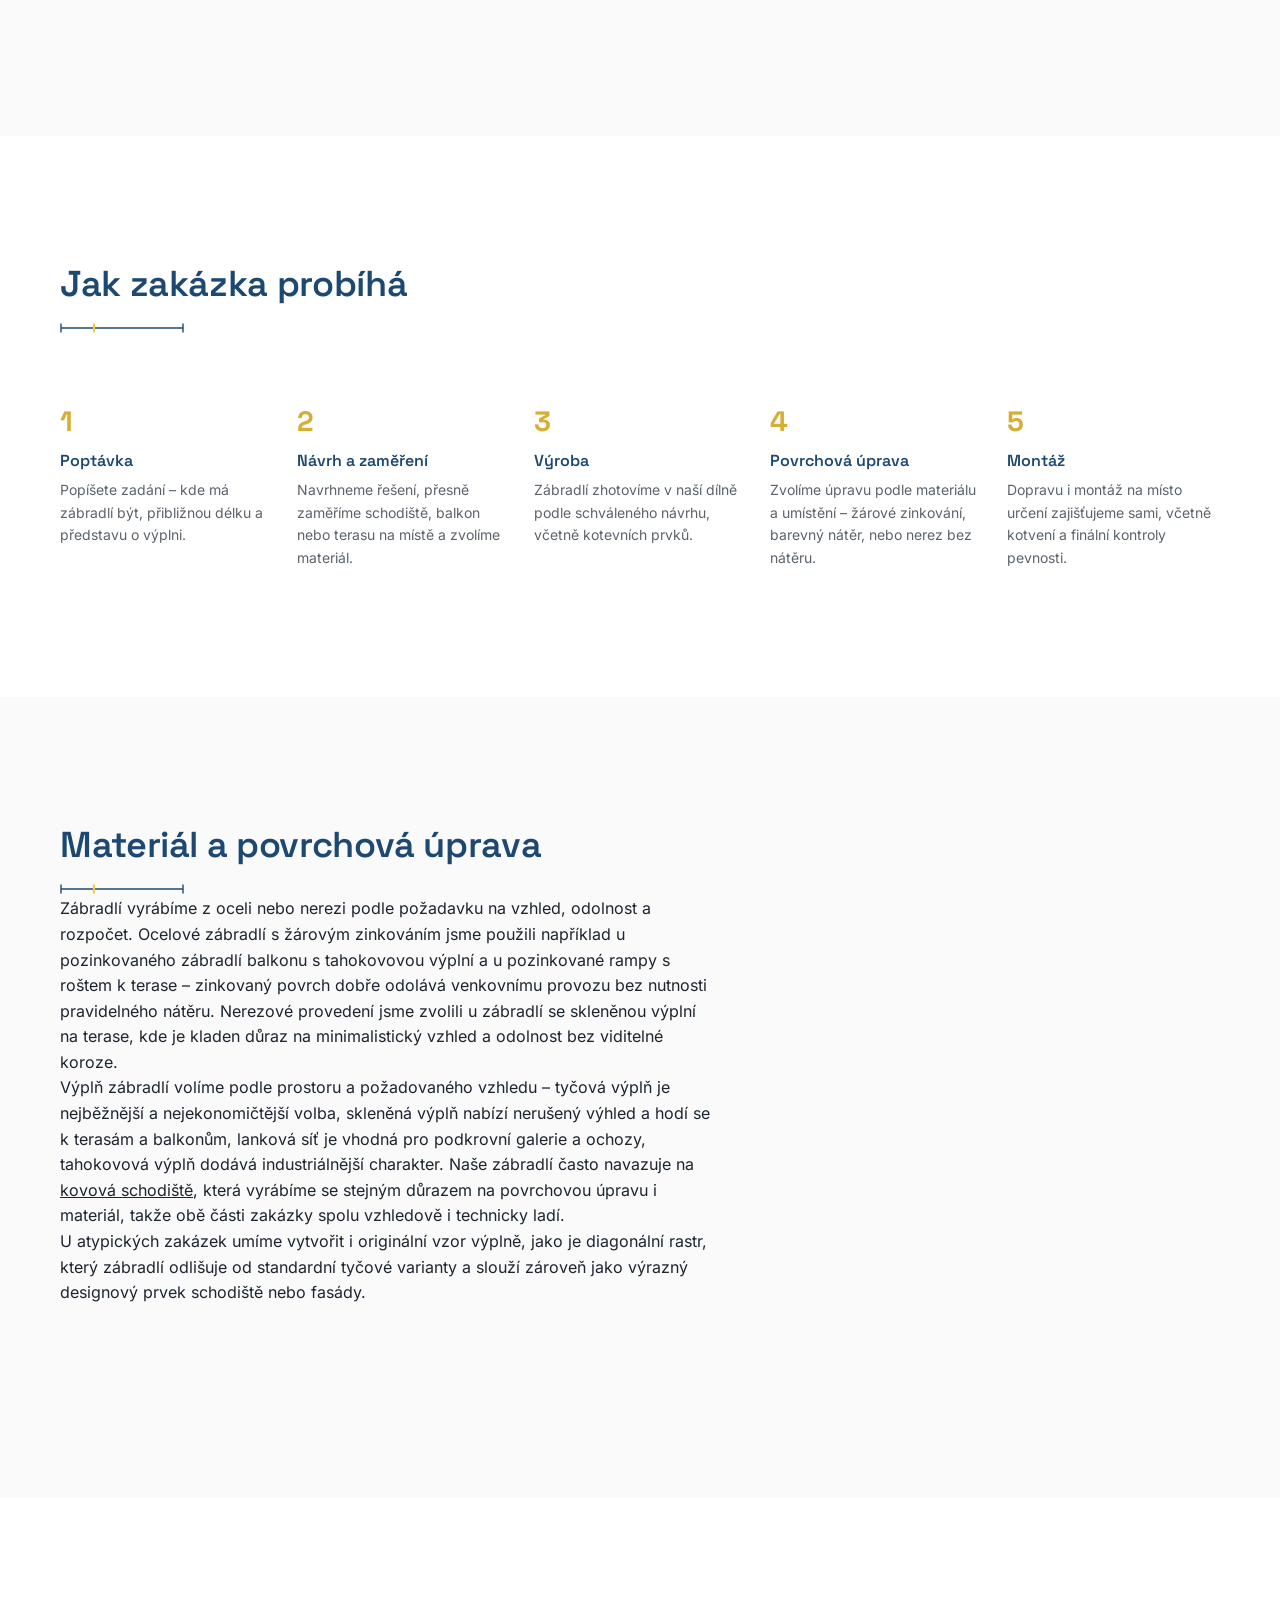
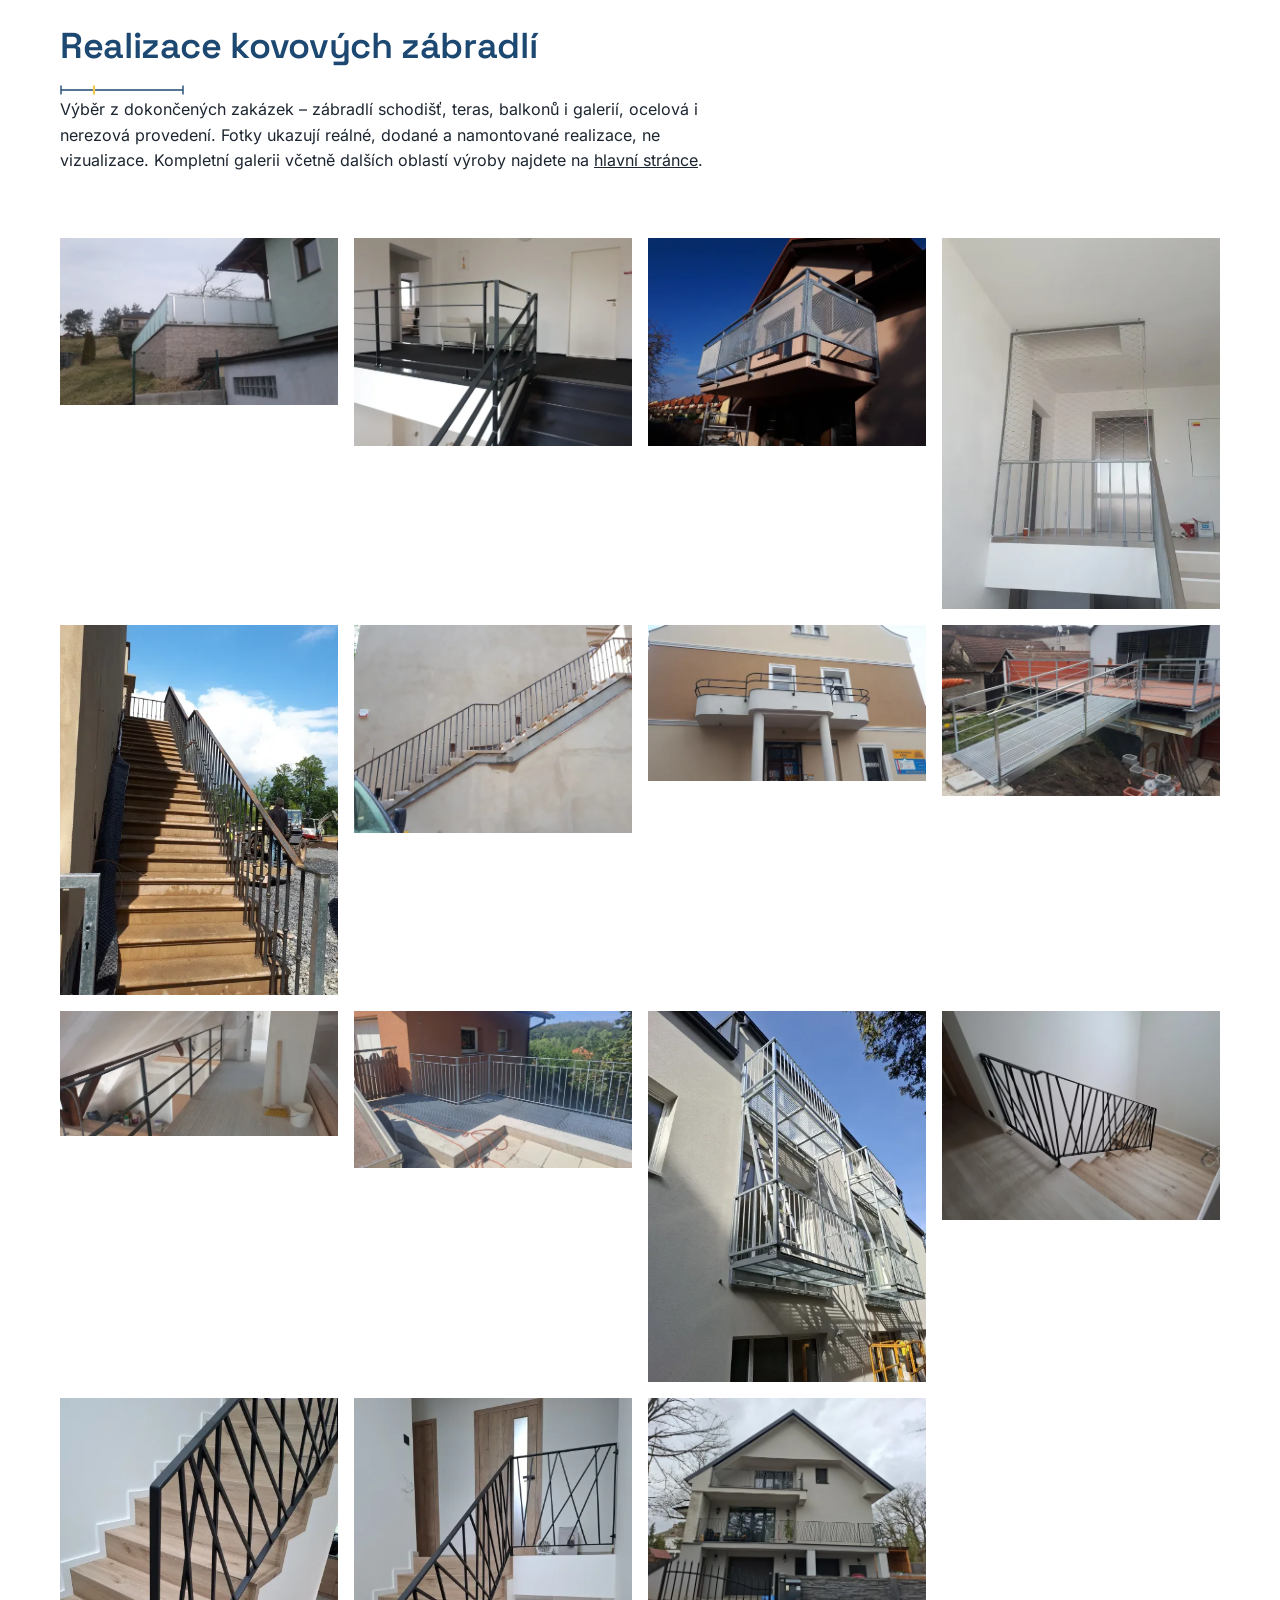
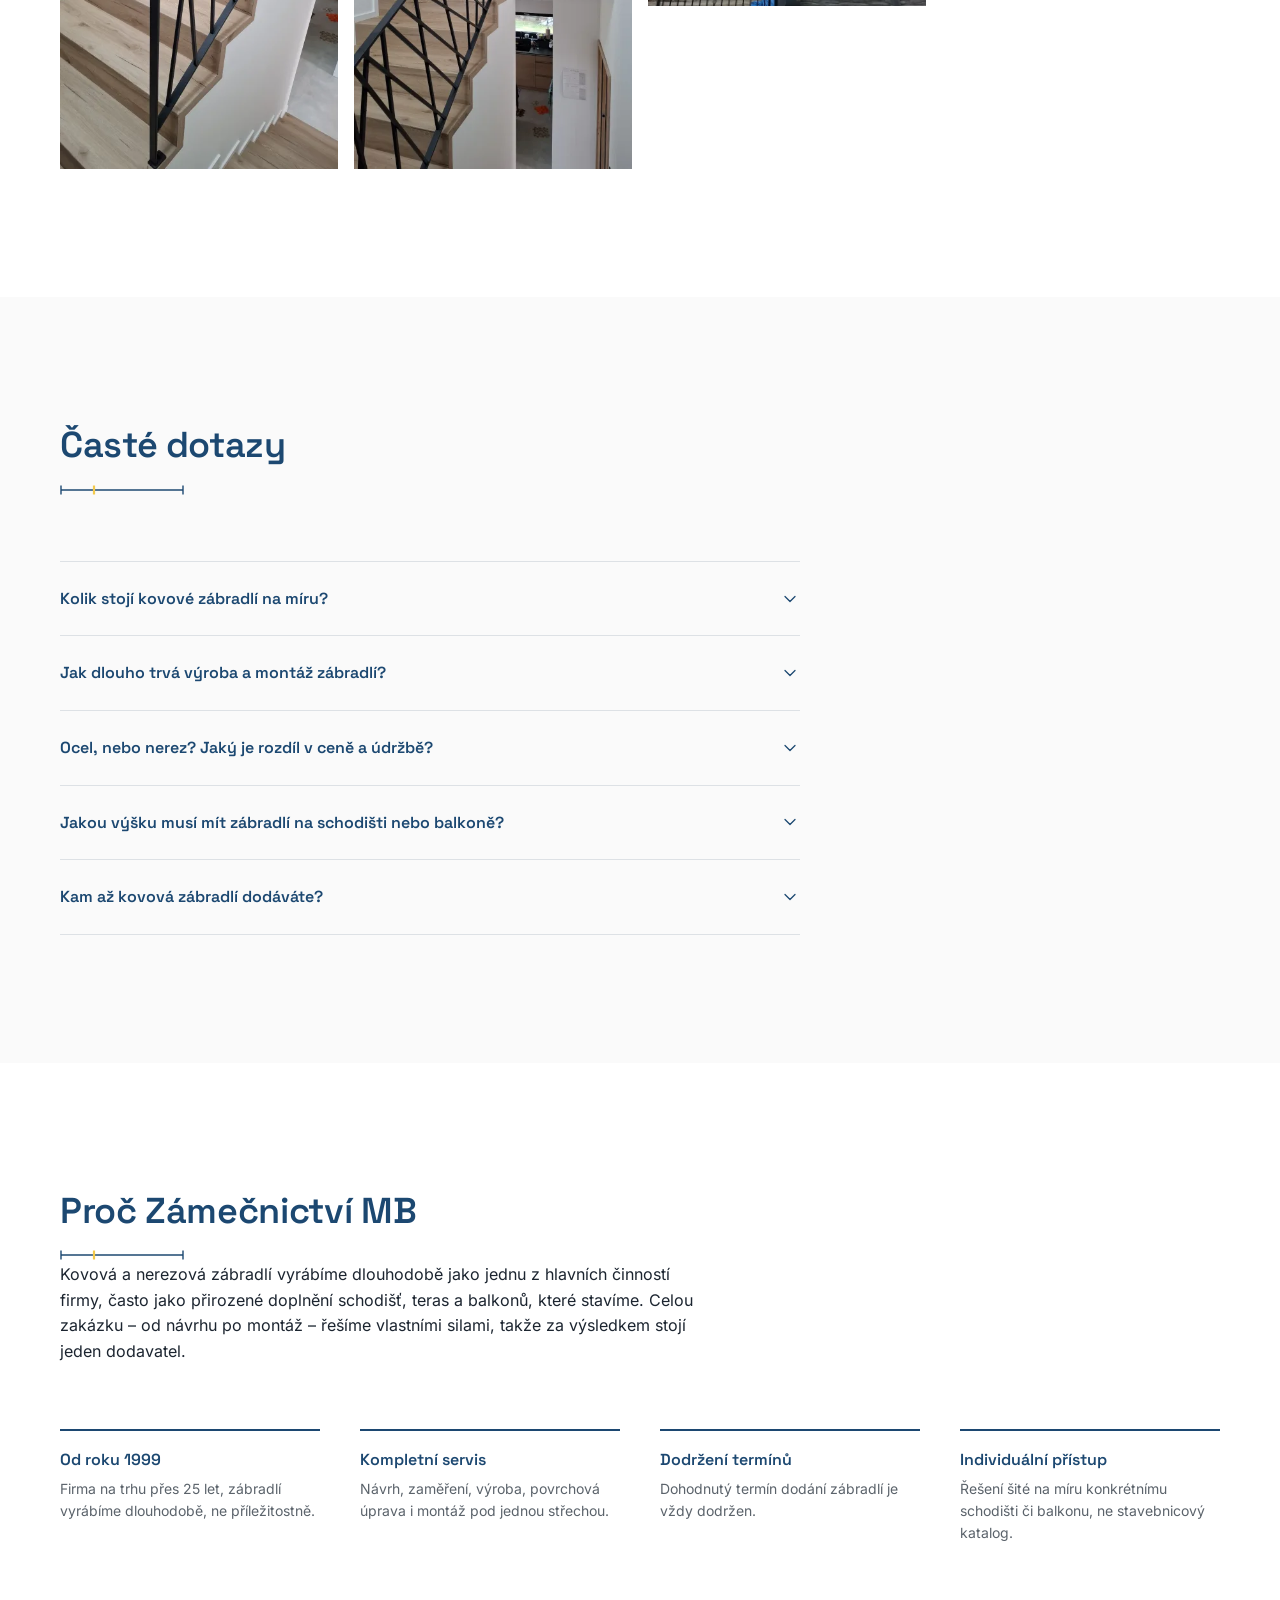
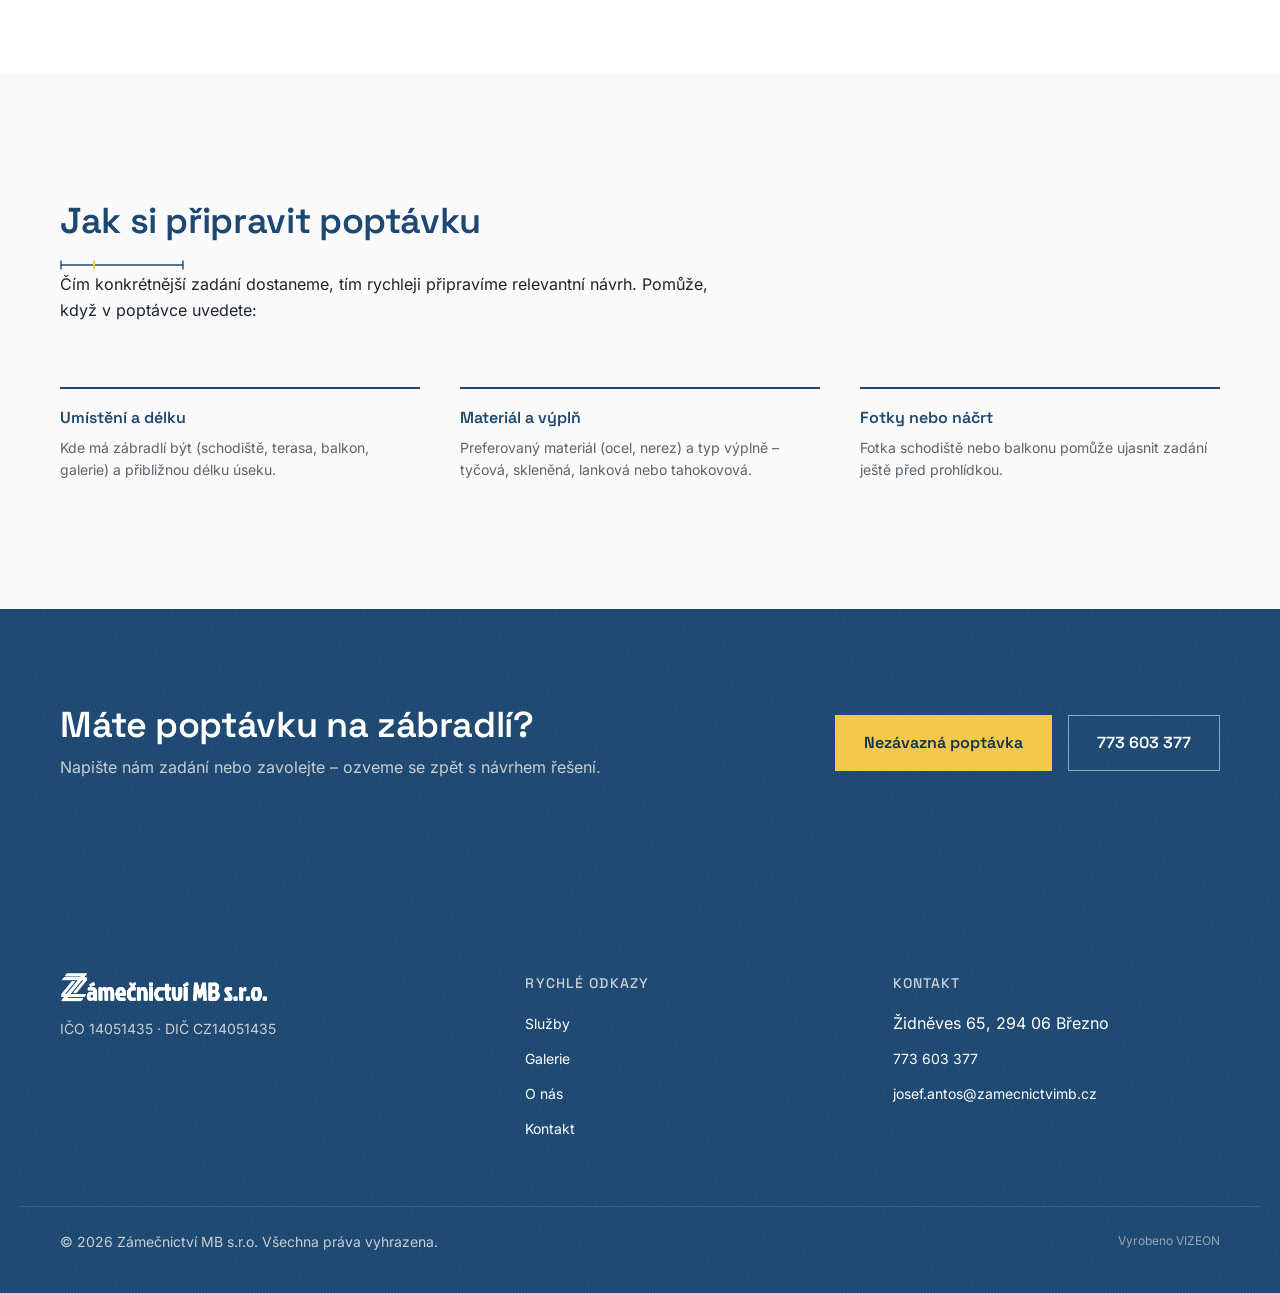
<file: sluzby/zabradli.html>
<!DOCTYPE html>
<html lang="cs">
<head>
<meta charset="UTF-8" />
<meta name="viewport" content="width=device-width, initial-scale=1" />
<title>Kovová a nerezová zábradlí na míru - Zámečnictví MB Mladá Boleslav</title>
<meta name="description" content="Kovová a nerezová zábradlí na schodiště, terasy i balkony. Návrh, výroba, montáž. Zámečnictví MB, Mladá Boleslav." />
<link rel="canonical" href="https://www.zamecnictvimb.cz/sluzby/zabradli.html" />

<link rel="preload" as="font" type="font/woff2" href="/fonts/space-grotesk/space-grotesk-latin.woff2" crossorigin />
<link rel="preload" as="font" type="font/woff2" href="/fonts/space-grotesk/space-grotesk-latin-ext.woff2" crossorigin />

<meta property="og:type" content="website" />
<meta property="og:site_name" content="Zámečnictví MB s.r.o." />
<meta property="og:title" content="Kovová a nerezová zábradlí na míru - Zámečnictví MB Mladá Boleslav" />
<meta property="og:description" content="Kovová a nerezová zábradlí na schodiště, terasy i balkony. Návrh, výroba, montáž. Zámečnictví MB, Mladá Boleslav." />
<meta property="og:url" content="https://www.zamecnictvimb.cz/sluzby/zabradli.html" />
<meta property="og:locale" content="cs_CZ" />
<meta name="twitter:card" content="summary" />

<link rel="icon" href="/favicon.ico" sizes="any" />
<link rel="icon" href="/favicon-32.png" type="image/png" sizes="32x32" />
<link rel="icon" href="/favicon-16.png" type="image/png" sizes="16x16" />
<link rel="apple-touch-icon" href="/apple-touch-icon.png" />

<link rel="stylesheet" href="/css/tokens.css" />
<link rel="stylesheet" href="/css/base.css" />
<link rel="stylesheet" href="/css/layout.css" />
<link rel="stylesheet" href="/css/components.css" />
<link rel="stylesheet" href="/css/sections.css" />
<link rel="stylesheet" href="/css/spoke.css" />

<script type="application/ld+json">
{
  "@context": "https://schema.org",
  "@type": "BreadcrumbList",
  "itemListElement": [
    { "@type": "ListItem", "position": 1, "name": "Domů", "item": "https://www.zamecnictvimb.cz/" },
    { "@type": "ListItem", "position": 2, "name": "Služby", "item": "https://www.zamecnictvimb.cz/#sluzby" },
    { "@type": "ListItem", "position": 3, "name": "Kovová zábradlí", "item": "https://www.zamecnictvimb.cz/sluzby/zabradli.html" }
  ]
}
</script>
<script type="application/ld+json">
{
  "@context": "https://schema.org",
  "@type": "Service",
  "serviceType": "Výroba kovových a nerezových zábradlí na míru",
  "provider": {
    "@type": "LocalBusiness",
    "name": "Zámečnictví MB s.r.o.",
    "image": "https://www.zamecnictvimb.cz/images/logo/logo-transparent.png",
    "telephone": "+420773603377",
    "email": "josef.antos@zamecnictvimb.cz",
    "address": {
      "@type": "PostalAddress",
      "streetAddress": "Židněves 65",
      "postalCode": "294 06",
      "addressLocality": "Březno",
      "addressCountry": "CZ"
    }
  },
  "areaServed": {
    "@type": "Place",
    "name": "Mladá Boleslav a okolí"
  },
  "url": "https://www.zamecnictvimb.cz/sluzby/zabradli.html"
}
</script>
<script type="application/ld+json">
{
  "@context": "https://schema.org",
  "@type": "FAQPage",
  "mainEntity": [
    {
      "@type": "Question",
      "name": "Kolik stojí kovové zábradlí na míru?",
      "acceptedAnswer": {
        "@type": "Answer",
        "text": "Cena se odvíjí od délky, materiálu (ocel, nerez), typu výplně a povrchové úpravy, paušální cenu proto nelze uvést. Nerezové provedení bývá dražší než lakovaná nebo pozinkovaná ocel. Konkrétní cenovou nabídku připravíme na základě poptávky a zaměření na místě, bez závazku."
      }
    },
    {
      "@type": "Question",
      "name": "Jak dlouho trvá výroba a montáž zábradlí?",
      "acceptedAnswer": {
        "@type": "Answer",
        "text": "Dodací lhůta závisí na rozsahu a náročnosti zakázky – krátké zábradlí k terase zvládneme rychleji než delší zábradlí galerie s atypickou výplní. Přesný termín stanovíme po konzultaci a zaměření a dohodnutý termín dodržujeme."
      }
    },
    {
      "@type": "Question",
      "name": "Ocel, nebo nerez? Jaký je rozdíl v ceně a údržbě?",
      "acceptedAnswer": {
        "@type": "Answer",
        "text": "Nerezové zábradlí je odolnější vůči korozi bez nutnosti nátěru a lépe snáší vlhké prostředí, ale je dražší než lakovaná nebo pozinkovaná ocel. Ocelové zábradlí s kvalitní povrchovou úpravou je levnější variantou s podobnou životností při pravidelné, minimální údržbě. Vhodnější materiál doporučíme podle umístění a rozpočtu při konzultaci."
      }
    },
    {
      "@type": "Question",
      "name": "Jakou výšku musí mít zábradlí na schodišti nebo balkoně?",
      "acceptedAnswer": {
        "@type": "Answer",
        "text": "Požadovaná výška i mezery ve výplni se řídí platnými normami pro zábradlí podle výšky pádu a typu provozu. Při návrhu zábradlí vždy vycházíme z konkrétního umístění a příslušných požadavků, aby zábradlí splňovalo bezpečnostní parametry i po montáži."
      }
    },
    {
      "@type": "Question",
      "name": "Kam až kovová zábradlí dodáváte?",
      "acceptedAnswer": {
        "@type": "Answer",
        "text": "Realizace děláme především v Mladé Boleslavi a okolí, kde zvládneme zajistit i dopravu a montáž na místě. Konkrétní lokalitu a dostupnost termínu montáže vždy raději probereme individuálně při poptávce."
      }
    }
  ]
}
</script>
</head>
<body>
<a class="skip-link" href="#hlavni-obsah">Přeskočit na obsah</a>

<svg xmlns="http://www.w3.org/2000/svg" style="display:none" aria-hidden="true">
  <symbol id="icon-phone" viewBox="0 0 24 24" fill="none" stroke="currentColor" stroke-width="1.5" stroke-linecap="round" stroke-linejoin="round">
    <path d="M5 4.2h3l1.3 3.6-2 1.7c1 2.6 2.8 4.4 5.4 5.4l1.7-2 3.6 1.3v3a1.2 1.2 0 0 1-1.3 1.2C10.8 18.6 5.4 13.2 4.8 7.3A1.2 1.2 0 0 1 5 4.2z"/>
  </symbol>
  <symbol id="icon-mail" viewBox="0 0 24 24" fill="none" stroke="currentColor" stroke-width="1.5" stroke-linecap="round" stroke-linejoin="round">
    <rect x="2.5" y="5" width="19" height="14"/>
    <path d="M3 6l9 7 9-7"/>
  </symbol>
  <symbol id="icon-pin" viewBox="0 0 24 24" fill="none" stroke="currentColor" stroke-width="1.5" stroke-linecap="round" stroke-linejoin="round">
    <path d="M12 21s7-6.3 7-11.5A7 7 0 0 0 5 9.5C5 14.7 12 21 12 21z"/>
    <circle cx="12" cy="9.5" r="2.4"/>
  </symbol>
  <symbol id="icon-doc" viewBox="0 0 24 24" fill="none" stroke="currentColor" stroke-width="1.5" stroke-linecap="round" stroke-linejoin="round">
    <rect x="4" y="3" width="16" height="18"/>
    <path d="M7.5 8h9M7.5 12h9M7.5 16h5"/>
  </symbol>
  <symbol id="icon-chevron-down" viewBox="0 0 24 24" fill="none" stroke="currentColor" stroke-width="1.5" stroke-linecap="round" stroke-linejoin="round">
    <path d="M6 9l6 6 6-6"/>
  </symbol>
  <symbol id="motif-dim-rule" viewBox="0 0 124 14" fill="none">
    <line x1="1" y1="7" x2="123" y2="7" stroke="currentColor" stroke-width="1.4"/>
    <line x1="1" y1="2.5" x2="1" y2="11.5" stroke="currentColor" stroke-width="1.4"/>
    <line x1="123" y1="2.5" x2="123" y2="11.5" stroke="currentColor" stroke-width="1.4"/>
    <line x1="34" y1="2.5" x2="34" y2="11.5" style="stroke:var(--color-yellow)" stroke-width="2.2"/>
  </symbol>
</svg>

<!-- ============================== HEADER ============================== -->
<header class="header" id="header" data-header>
  <div class="container header__inner">
    <a class="header__logo" href="/" aria-label="Zámečnictví MB s.r.o., úvod">
      <img src="/images/logo/logo-transparent.png" alt="Zámečnictví MB s.r.o." width="238" height="34" />
    </a>

    <nav class="header__nav" aria-label="Hlavní navigace">
      <ul class="header__nav-list">
        <li><a class="header__nav-link" data-nav-link href="/#sluzby">Služby</a></li>
        <li><a class="header__nav-link" data-nav-link href="/#galerie">Galerie</a></li>
        <li><a class="header__nav-link" data-nav-link href="/#o-nas">O nás</a></li>
        <li><a class="header__nav-link" data-nav-link href="/#kontakt">Kontakt</a></li>
      </ul>
      <a class="btn btn--primary header__cta" href="/#kontakt">Nezávazná poptávka</a>
    </nav>

    <button class="header__burger" id="burger" aria-expanded="false" aria-controls="mobile-nav" aria-label="Otevřít menu">
      <span class="header__burger-bars"><span></span><span></span><span></span></span>
    </button>
  </div>
</header>

<div class="mobile-nav" id="mobile-nav">
  <ul class="mobile-nav__list">
    <li><a class="mobile-nav__link" data-nav-link href="/#sluzby">Služby</a></li>
    <li><a class="mobile-nav__link" data-nav-link href="/#galerie">Galerie</a></li>
    <li><a class="mobile-nav__link" data-nav-link href="/#o-nas">O nás</a></li>
    <li><a class="mobile-nav__link" data-nav-link href="/#kontakt">Kontakt</a></li>
  </ul>
  <a class="btn btn--primary mobile-nav__cta" href="/#kontakt">Nezávazná poptávka</a>
</div>

<main id="hlavni-obsah">

<!-- ============================== SUBHERO ============================== -->
<section class="subhero">
  <figure class="subhero__bg">
    <img src="/images/galerie/zabradli/nerezove-zabradli-sklenena-vypln-terasa.webp" alt="Nerezové zábradlí se skleněnou výplní na terase" width="1920" height="1152" loading="eager" fetchpriority="high" />
  </figure>
  <div class="container subhero__inner">
    <nav class="breadcrumb" aria-label="Drobečková navigace">
      <a href="/">Domů</a>
      <span class="breadcrumb__sep">/</span>
      <a href="/#sluzby">Služby</a>
      <span class="breadcrumb__sep">/</span>
      <span class="breadcrumb__current" aria-current="page">Kovová zábradlí</span>
    </nav>
    <h1>Kovová zábradlí na míru</h1>
    <p class="subhero__lead">Navrhneme, vyrobíme a namontujeme kovové nebo nerezové zábradlí přesně podle schodiště, terasy nebo balkonu, na které má navazovat. Tyčová, skleněná, lanková i tahokovová výplň, typová i atypická výroba.</p>
    <div class="subhero__ctas">
      <a class="btn btn--primary" href="/#kontakt">Nezávazná poptávka</a>
      <a class="btn btn--secondary btn--on-dark" href="#realizace">Prohlédnout realizace</a>
    </div>
  </div>
</section>

<!-- ============================== CO VYRÁBÍME ============================== -->
<section class="section" id="co-vyrabime">
  <div class="container">
    <div class="section__head section__head--wide" data-reveal>
      <h2>Co vyrábíme</h2>
      <svg class="dim-rule"><use href="#motif-dim-rule"/></svg>
      <p>Kovová a nerezová zábradlí navrhujeme a vyrábíme podle konkrétního schodiště, terasy, balkonu nebo galerie, na které mají navazovat – od jednoduchého tyčového zábradlí po zakázkové provedení se skleněnou výplní nebo originálním kovářským vzorem. Materiál, výplň i povrchovou úpravu volíme podle umístění a požadovaného vzhledu. Níže je přehled toho, co jsme realizovali – konkrétní zadání ale vždy řešíme individuálně.</p>
    </div>

    <div class="feature-grid">
      <div class="feature-block" data-reveal>
        <p class="feature-block__title">Zábradlí schodišť</p>
        <p class="feature-block__text">Tyčové i plné zábradlí k vnitřním i venkovním schodištím, samostatně nebo v kombinaci s kovanými prvky.</p>
      </div>
      <div class="feature-block" data-reveal>
        <p class="feature-block__title">Balkonová a terasová zábradlí</p>
        <p class="feature-block__text">Zábradlí balkonů a teras s tyčovou, tahokovovou nebo skleněnou výplní, kotvená do fasády nebo podlahy.</p>
      </div>
      <div class="feature-block" data-reveal>
        <p class="feature-block__title">Nerezová zábradlí</p>
        <p class="feature-block__text">Nerezové zábradlí se skleněnou výplní pro terasy a reprezentativní prostory, odolné vůči korozi bez nutnosti nátěru.</p>
      </div>
      <div class="feature-block" data-reveal>
        <p class="feature-block__title">Zábradlí galerií a ochozů</p>
        <p class="feature-block__text">Zábradlí podkrovních galerií a ochozů kolem schodišťových otvorů, s lankovou výplní nebo tyčovým rastrem.</p>
      </div>
      <div class="feature-block" data-reveal>
        <p class="feature-block__title">Kovaná zábradlí ke kamenným schodištím</p>
        <p class="feature-block__text">Kovaná zábradlí podél kamenných venkovních schodišť a fasád, zachovávající charakter starší architektury.</p>
      </div>
      <div class="feature-block" data-reveal>
        <p class="feature-block__title">Originální atypické vzory</p>
        <p class="feature-block__text">Zábradlí s originálním diagonálním vzorem výplně na míru, u schodišť i balkonů, jako výrazný designový prvek.</p>
      </div>
    </div>
  </div>
</section>

<!-- ============================== PROČ KOVOVÉ ZÁBRADLÍ ============================== -->
<section class="section section--offwhite">
  <div class="container">
    <div class="section__head section__head--wide" data-reveal>
      <h2>Proč kovové zábradlí na míru</h2>
      <svg class="dim-rule"><use href="#motif-dim-rule"/></svg>
      <p>Zábradlí na míru přesně kopíruje sklon schodiště, tvar balkonu nebo zakřivení terasy – u hotových systémových dílů se často řeší kompromis s nestandardním rozměrem nebo úhlem, který na míru vyrobené zábradlí nemá. Svařovaná nebo kovaná konstrukce navíc snese vyšší boční zatížení a dlouhodobě nedrnčí ani se neuvolňuje ve spojích, což je u zábradlí z bezpečnostního hlediska klíčové.</p>
      <p>Volba mezi ocelí a nerezí zároveň umožňuje přizpůsobit zábradlí prostředí, kde bude stát – nerez se hodí tam, kde se nechce řešit pravidelný nátěr a kde je zábradlí vystavené vlhkosti, ocel s kvalitní povrchovou úpravou je zase ekonomičtější volbou tam, kde tolik nezáleží na minimální údržbě. Výplň zábradlí (tyčová, skleněná, lanková, tahokovová) je pak především designové rozhodnutí, které lze doladit až po zaměření na místě.</p>
    </div>
  </div>
</section>

<!-- ============================== TYPOVÁ VS. ATYPICKÁ VÝROBA ============================== -->
<section class="section">
  <div class="container">
    <div class="section__head section__head--wide" data-reveal>
      <h2>Typová i atypická výroba</h2>
      <svg class="dim-rule"><use href="#motif-dim-rule"/></svg>
      <p>Část zakázek je typová – tyčové zábradlí s pevnou roztečí sloupků, které jen přizpůsobíme délce a sklonu schodiště nebo balkonu. Tam, kde typové řešení nesedí – zakřivený tvar, atypický vzor výplně nebo napojení na starší kamennou či dřevěnou konstrukci – navrhujeme atypicky, od nuly podle konkrétního zadání. Postup je v obou případech stejný: konzultace, návrh, zaměření a až poté výroba.</p>
      <p>Atypickou výrobu volíme často i u originálních designových vzorů výplně, jako je diagonální rastr, nebo u zábradlí kombinovaného se sklem či lankovou sítí. V takových případech doporučujeme zaměření na místě ještě před finálním návrhem, protože přesný úhel a rozteč se odvíjí od skutečného stavu schodiště nebo balkonu.</p>
    </div>
  </div>
</section>

<!-- ============================== PRO KOHO STAVÍME ============================== -->
<section class="section section--offwhite">
  <div class="container">
    <div class="section__head section__head--wide" data-reveal>
      <h2>Pro koho stavíme</h2>
      <svg class="dim-rule"><use href="#motif-dim-rule"/></svg>
      <p>Kovová a nerezová zábradlí dodáváme soukromým i firemním zákazníkům – od rodinných domů a bytových domů po komerční a industriální objekty. Mezi realizacemi najdete nerezové zábradlí se skleněnou výplní na terase, kované zábradlí podél kamenného venkovního schodiště, zábradlí podkrovní galerie s lankovou sítí nebo originální zábradlí s diagonálním vzorem u schodiště i balkonů fasády. Rozsah zakázky neomezujeme – od jednoho krátkého úseku po kompletní oplocení balkonů celé budovy.</p>
      <p>U rodinných domů jde nejčastěji o zábradlí schodiště nebo terasy sladěné se zbytkem interiéru či exteriéru. U bytových domů a komerčních objektů řešíme spíše zábradlí balkonů na fasádě nebo galerií a ochozů ve větším rozsahu. V obou případech je prvním krokem konzultace zadání a zaměření na místě.</p>
      <p>Časté je i doplnění zábradlí k novému nebo rekonstruovanému schodišti, kde zábradlí navrhujeme společně s konstrukcí schodiště tak, aby na sebe vzhledově i technicky navazovaly – stejný materiál, stejná povrchová úprava a sladěný typ výplně.</p>
    </div>
  </div>
</section>

<!-- ============================== JAK ZAKÁZKA PROBÍHÁ ============================== -->
<section class="section" id="postup">
  <div class="container">
    <div class="section__head" data-reveal>
      <h2>Jak zakázka probíhá</h2>
      <svg class="dim-rule"><use href="#motif-dim-rule"/></svg>
    </div>

    <div class="process-list">
      <div class="process-step" data-reveal>
        <p class="process-step__num">1</p>
        <p class="process-step__title">Poptávka</p>
        <p class="process-step__text">Popíšete zadání – kde má zábradlí být, přibližnou délku a představu o výplni.</p>
      </div>
      <div class="process-step" data-reveal>
        <p class="process-step__num">2</p>
        <p class="process-step__title">Návrh a zaměření</p>
        <p class="process-step__text">Navrhneme řešení, přesně zaměříme schodiště, balkon nebo terasu na místě a zvolíme materiál.</p>
      </div>
      <div class="process-step" data-reveal>
        <p class="process-step__num">3</p>
        <p class="process-step__title">Výroba</p>
        <p class="process-step__text">Zábradlí zhotovíme v naší dílně podle schváleného návrhu, včetně kotevních prvků.</p>
      </div>
      <div class="process-step" data-reveal>
        <p class="process-step__num">4</p>
        <p class="process-step__title">Povrchová úprava</p>
        <p class="process-step__text">Zvolíme úpravu podle materiálu a umístění – žárové zinkování, barevný nátěr, nebo nerez bez nátěru.</p>
      </div>
      <div class="process-step" data-reveal>
        <p class="process-step__num">5</p>
        <p class="process-step__title">Montáž</p>
        <p class="process-step__text">Dopravu i montáž na místo určení zajišťujeme sami, včetně kotvení a finální kontroly pevnosti.</p>
      </div>
    </div>
  </div>
</section>

<!-- ============================== MATERIÁL A POVRCHOVÁ ÚPRAVA ============================== -->
<section class="section section--offwhite">
  <div class="container">
    <div class="section__head section__head--wide" data-reveal>
      <h2>Materiál a povrchová úprava</h2>
      <svg class="dim-rule"><use href="#motif-dim-rule"/></svg>
      <p>Zábradlí vyrábíme z oceli nebo nerezi podle požadavku na vzhled, odolnost a rozpočet. Ocelové zábradlí s žárovým zinkováním jsme použili například u pozinkovaného zábradlí balkonu s tahokovovou výplní a u pozinkované rampy s roštem k terase – zinkovaný povrch dobře odolává venkovnímu provozu bez nutnosti pravidelného nátěru. Nerezové provedení jsme zvolili u zábradlí se skleněnou výplní na terase, kde je kladen důraz na minimalistický vzhled a odolnost bez viditelné koroze.</p>
      <p>Výplň zábradlí volíme podle prostoru a požadovaného vzhledu – tyčová výplň je nejběžnější a nejekonomičtější volba, skleněná výplň nabízí nerušený výhled a hodí se k terasám a balkonům, lanková síť je vhodná pro podkrovní galerie a ochozy, tahokovová výplň dodává industriálnější charakter. Naše zábradlí často navazuje na <a href="/sluzby/schodiste.html">kovová schodiště</a>, která vyrábíme se stejným důrazem na povrchovou úpravu i materiál, takže obě části zakázky spolu vzhledově i technicky ladí.</p>
      <p>U atypických zakázek umíme vytvořit i originální vzor výplně, jako je diagonální rastr, který zábradlí odlišuje od standardní tyčové varianty a slouží zároveň jako výrazný designový prvek schodiště nebo fasády.</p>
    </div>
  </div>
</section>

<!-- ============================== REALIZACE (foto) ============================== -->
<section class="section" id="realizace">
  <div class="container">
    <div class="section__head section__head--wide" data-reveal>
      <h2>Realizace kovových zábradlí</h2>
      <svg class="dim-rule"><use href="#motif-dim-rule"/></svg>
      <p>Výběr z dokončených zakázek – zábradlí schodišť, teras, balkonů i galerií, ocelová i nerezová provedení. Fotky ukazují reálné, dodané a namontované realizace, ne vizualizace. Kompletní galerii včetně dalších oblastí výroby najdete na <a href="/#galerie">hlavní stránce</a>.</p>
    </div>

    <div class="spoke-gallery">
      <figure class="photo-frame photo-frame--filled" style="--ar:1920/1152">
        <img src="/images/galerie/zabradli/nerezove-zabradli-sklenena-vypln-terasa_thumb.webp" alt="Nerezové zábradlí se skleněnou výplní na terase" width="1920" height="1152" loading="lazy" decoding="async" />
      </figure>
      <figure class="photo-frame photo-frame--filled" style="--ar:1920/1440">
        <img src="/images/galerie/zabradli/cerne-schodiste-vodorovna-vypln-02_thumb.webp" alt="Černé ocelové zábradlí galerie s vodorovnou výplní" width="1920" height="1440" loading="lazy" decoding="async" />
      </figure>
      <figure class="photo-frame photo-frame--filled" style="--ar:1920/1440">
        <img src="/images/galerie/zabradli/pozinkovane-zabradli-tahokovova-vypln_thumb.webp" alt="Pozinkované zábradlí balkonu s tahokovovou výplní" width="1920" height="1440" loading="lazy" decoding="async" />
      </figure>
      <figure class="photo-frame photo-frame--filled" style="--ar:1440/1920">
        <img src="/images/galerie/zabradli/zabradli-galerie-lankova-sit_thumb.webp" alt="Zábradlí galerie s ocelovou lankovou sítí" width="1440" height="1920" loading="lazy" decoding="async" />
      </figure>
      <figure class="photo-frame photo-frame--filled" style="--ar:1440/1920">
        <img src="/images/galerie/zabradli/kovane-zabradli-kamenne-schodiste-01_thumb.webp" alt="Kované zábradlí kamenného venkovního schodiště" width="1440" height="1920" loading="lazy" decoding="async" />
      </figure>
      <figure class="photo-frame photo-frame--filled" style="--ar:1920/1440">
        <img src="/images/galerie/zabradli/kovane-zabradli-kamenne-schodiste-02_thumb.webp" alt="Kované zábradlí kamenného schodiště podél fasády" width="1920" height="1440" loading="lazy" decoding="async" />
      </figure>
      <figure class="photo-frame photo-frame--filled" style="--ar:1920/1080">
        <img src="/images/galerie/zabradli/zabradli-zaobleny-balkon-fasada_thumb.webp" alt="Černé kovové zábradlí zaobleného balkonu na fasádě" width="1920" height="1080" loading="lazy" decoding="async" />
      </figure>
      <figure class="photo-frame photo-frame--filled" style="--ar:1920/1184">
        <img src="/images/galerie/zabradli/pozinkovana-rampa-rost-terasa_thumb.webp" alt="Pozinkovaná rampa s roštem a zábradlím k terase" width="1920" height="1184" loading="lazy" decoding="async" />
      </figure>
      <figure class="photo-frame photo-frame--filled" style="--ar:1920/864">
        <img src="/images/galerie/zabradli/zabradli-podkrovni-galerie-01_thumb.webp" alt="Černé ocelové zábradlí podkrovní galerie u schodišťového otvoru" width="1920" height="864" loading="lazy" decoding="async" />
      </figure>
      <figure class="photo-frame photo-frame--filled" style="--ar:1920/1080">
        <img src="/images/galerie/zabradli/zabradli-rostova-podlaha-terasa-vyhled_thumb.webp" alt="Pozinkované zábradlí a roštová podlaha terasy s výhledem" width="1920" height="1080" loading="lazy" decoding="async" />
      </figure>
      <figure class="photo-frame photo-frame--filled" style="--ar:1440/1920">
        <img src="/images/galerie/zabradli/pozinkovane-balkony-tycove-zabradli_thumb.webp" alt="Pozinkované balkony s tyčovým zábradlím na fasádě domu" width="1440" height="1920" loading="lazy" decoding="async" />
      </figure>
      <figure class="photo-frame photo-frame--filled" style="--ar:1920/1440">
        <img src="/images/galerie/zabradli/cerne-zabradli-diagonalni-vzor-01_thumb.webp" alt="Černé zábradlí s originálním diagonálním vzorem u schodiště" width="1920" height="1440" loading="lazy" decoding="async" />
      </figure>
      <figure class="photo-frame photo-frame--filled" style="--ar:1437/1920">
        <img src="/images/galerie/zabradli/cerne-zabradli-diagonalni-vzor-02_thumb.webp" alt="Detail černého zábradlí s diagonálním vzorem na schodech" width="1437" height="1920" loading="lazy" decoding="async" />
      </figure>
      <figure class="photo-frame photo-frame--filled" style="--ar:1440/1920">
        <img src="/images/galerie/zabradli/cerne-zabradli-diagonalni-vzor-03_thumb.webp" alt="Celkový pohled na dřevěné schodiště s originálním diagonálním zábradlím" width="1440" height="1920" loading="lazy" decoding="async" />
      </figure>
      <figure class="photo-frame photo-frame--filled" style="--ar:1920/1440">
        <img src="/images/galerie/zabradli/zabradli-balkonu-diagonalni-vzor-fasada_thumb.webp" alt="Zábradlí balkonů s diagonálním vzorem na fasádě vily" width="1920" height="1440" loading="lazy" decoding="async" />
      </figure>
    </div>
  </div>
</section>

<!-- ============================== FAQ ============================== -->
<section class="section section--offwhite">
  <div class="container">
    <div class="section__head" data-reveal>
      <h2>Časté dotazy</h2>
      <svg class="dim-rule"><use href="#motif-dim-rule"/></svg>
    </div>

    <div class="faq-list">
      <details class="faq-item">
        <summary>Kolik stojí kovové zábradlí na míru?
          <svg class="faq-item__icon"><use href="#icon-chevron-down"/></svg>
        </summary>
        <p>Cena se odvíjí od délky, materiálu (ocel, nerez), typu výplně a povrchové úpravy, paušální cenu proto nelze uvést. Nerezové provedení bývá dražší než lakovaná nebo pozinkovaná ocel. Konkrétní cenovou nabídku připravíme na základě poptávky a zaměření na místě, bez závazku.</p>
      </details>
      <details class="faq-item">
        <summary>Jak dlouho trvá výroba a montáž zábradlí?
          <svg class="faq-item__icon"><use href="#icon-chevron-down"/></svg>
        </summary>
        <p>Dodací lhůta závisí na rozsahu a náročnosti zakázky – krátké zábradlí k terase zvládneme rychleji než delší zábradlí galerie s atypickou výplní. Přesný termín stanovíme po konzultaci a zaměření a dohodnutý termín dodržujeme.</p>
      </details>
      <details class="faq-item">
        <summary>Ocel, nebo nerez? Jaký je rozdíl v ceně a údržbě?
          <svg class="faq-item__icon"><use href="#icon-chevron-down"/></svg>
        </summary>
        <p>Nerezové zábradlí je odolnější vůči korozi bez nutnosti nátěru a lépe snáší vlhké prostředí, ale je dražší než lakovaná nebo pozinkovaná ocel. Ocelové zábradlí s kvalitní povrchovou úpravou je levnější variantou s podobnou životností při pravidelné, minimální údržbě. Vhodnější materiál doporučíme podle umístění a rozpočtu při konzultaci.</p>
      </details>
      <details class="faq-item">
        <summary>Jakou výšku musí mít zábradlí na schodišti nebo balkoně?
          <svg class="faq-item__icon"><use href="#icon-chevron-down"/></svg>
        </summary>
        <p>Požadovaná výška i mezery ve výplni se řídí platnými normami pro zábradlí podle výšky pádu a typu provozu. Při návrhu zábradlí vždy vycházíme z konkrétního umístění a příslušných požadavků, aby zábradlí splňovalo bezpečnostní parametry i po montáži.</p>
      </details>
      <details class="faq-item">
        <summary>Kam až kovová zábradlí dodáváte?
          <svg class="faq-item__icon"><use href="#icon-chevron-down"/></svg>
        </summary>
        <p>Realizace děláme především v Mladé Boleslavi a okolí, kde zvládneme zajistit i dopravu a montáž na místě. Konkrétní lokalitu a dostupnost termínu montáže vždy raději probereme individuálně při poptávce.</p>
      </details>
    </div>
  </div>
</section>

<!-- ============================== PROČ ZÁMEČNICTVÍ MB ============================== -->
<section class="section">
  <div class="container">
    <div class="section__head section__head--wide" data-reveal>
      <h2>Proč Zámečnictví MB</h2>
      <svg class="dim-rule"><use href="#motif-dim-rule"/></svg>
      <p>Kovová a nerezová zábradlí vyrábíme dlouhodobě jako jednu z hlavních činností firmy, často jako přirozené doplnění schodišť, teras a balkonů, které stavíme. Celou zakázku – od návrhu po montáž – řešíme vlastními silami, takže za výsledkem stojí jeden dodavatel.</p>
    </div>
    <div class="about__values" style="margin-top: var(--space-lg)">
      <div class="value-block" data-reveal>
        <p class="value-block__title">Od roku 1999</p>
        <p class="value-block__text">Firma na trhu přes 25 let, zábradlí vyrábíme dlouhodobě, ne příležitostně.</p>
      </div>
      <div class="value-block" data-reveal>
        <p class="value-block__title">Kompletní servis</p>
        <p class="value-block__text">Návrh, zaměření, výroba, povrchová úprava i montáž pod jednou střechou.</p>
      </div>
      <div class="value-block" data-reveal>
        <p class="value-block__title">Dodržení termínů</p>
        <p class="value-block__text">Dohodnutý termín dodání zábradlí je vždy dodržen.</p>
      </div>
      <div class="value-block" data-reveal>
        <p class="value-block__title">Individuální přístup</p>
        <p class="value-block__text">Řešení šité na míru konkrétnímu schodišti či balkonu, ne stavebnicový katalog.</p>
      </div>
    </div>
  </div>
</section>

<!-- ============================== JAK SI PŘIPRAVIT POPTÁVKU ============================== -->
<section class="section section--offwhite">
  <div class="container">
    <div class="section__head section__head--wide" data-reveal>
      <h2>Jak si připravit poptávku</h2>
      <svg class="dim-rule"><use href="#motif-dim-rule"/></svg>
      <p>Čím konkrétnější zadání dostaneme, tím rychleji připravíme relevantní návrh. Pomůže, když v poptávce uvedete:</p>
    </div>
    <div class="feature-grid">
      <div class="feature-block" data-reveal>
        <p class="feature-block__title">Umístění a délku</p>
        <p class="feature-block__text">Kde má zábradlí být (schodiště, terasa, balkon, galerie) a přibližnou délku úseku.</p>
      </div>
      <div class="feature-block" data-reveal>
        <p class="feature-block__title">Materiál a výplň</p>
        <p class="feature-block__text">Preferovaný materiál (ocel, nerez) a typ výplně – tyčová, skleněná, lanková nebo tahokovová.</p>
      </div>
      <div class="feature-block" data-reveal>
        <p class="feature-block__title">Fotky nebo náčrt</p>
        <p class="feature-block__text">Fotka schodiště nebo balkonu pomůže ujasnit zadání ještě před prohlídkou.</p>
      </div>
    </div>
  </div>
</section>

<!-- ============================== CTA PÁS ============================== -->
<div class="cta-band">
  <div class="container cta-band__inner">
    <div>
      <h2>Máte poptávku na zábradlí?</h2>
      <p>Napište nám zadání nebo zavolejte – ozveme se zpět s návrhem řešení.</p>
    </div>
    <div class="cta-band__actions">
      <a class="btn btn--primary" href="/#kontakt">Nezávazná poptávka</a>
      <a class="btn btn--secondary btn--on-dark" href="tel:+420773603377">773 603 377</a>
    </div>
  </div>
</div>

</main>

<!-- ============================== FOOTER ============================== -->
<footer class="footer">
  <div class="container footer__grid">
    <div class="footer__logo">
      <img src="/images/logo/logo-transparent.png" alt="Zámečnictví MB s.r.o." width="180" height="26" />
      <p class="footer__ico">IČO 14051435 · DIČ CZ14051435</p>
    </div>

    <div>
      <p class="footer__heading">Rychlé odkazy</p>
      <ul class="footer__list">
        <li><a href="/#sluzby">Služby</a></li>
        <li><a href="/#galerie">Galerie</a></li>
        <li><a href="/#o-nas">O nás</a></li>
        <li><a href="/#kontakt">Kontakt</a></li>
      </ul>
    </div>

    <div>
      <p class="footer__heading">Kontakt</p>
      <ul class="footer__list">
        <li>Židněves 65, 294 06 Březno</li>
        <li><a href="tel:+420773603377">773 603 377</a></li>
        <li><a href="mailto:josef.antos@zamecnictvimb.cz">josef.antos@zamecnictvimb.cz</a></li>
      </ul>
    </div>
  </div>

  <div class="container footer__bottom">
    <span>© <span id="footer-year">2026</span> Zámečnictví MB s.r.o. Všechna práva vyhrazena.</span>
    <span class="footer__credit">Vyrobeno <a href="https://vizeon.cz" target="_blank" rel="noopener">VIZEON</a></span>
  </div>
</footer>

<script defer src="/js/nav.js"></script>
<script defer src="/js/reveal.js"></script>
</body>
</html>
</file>
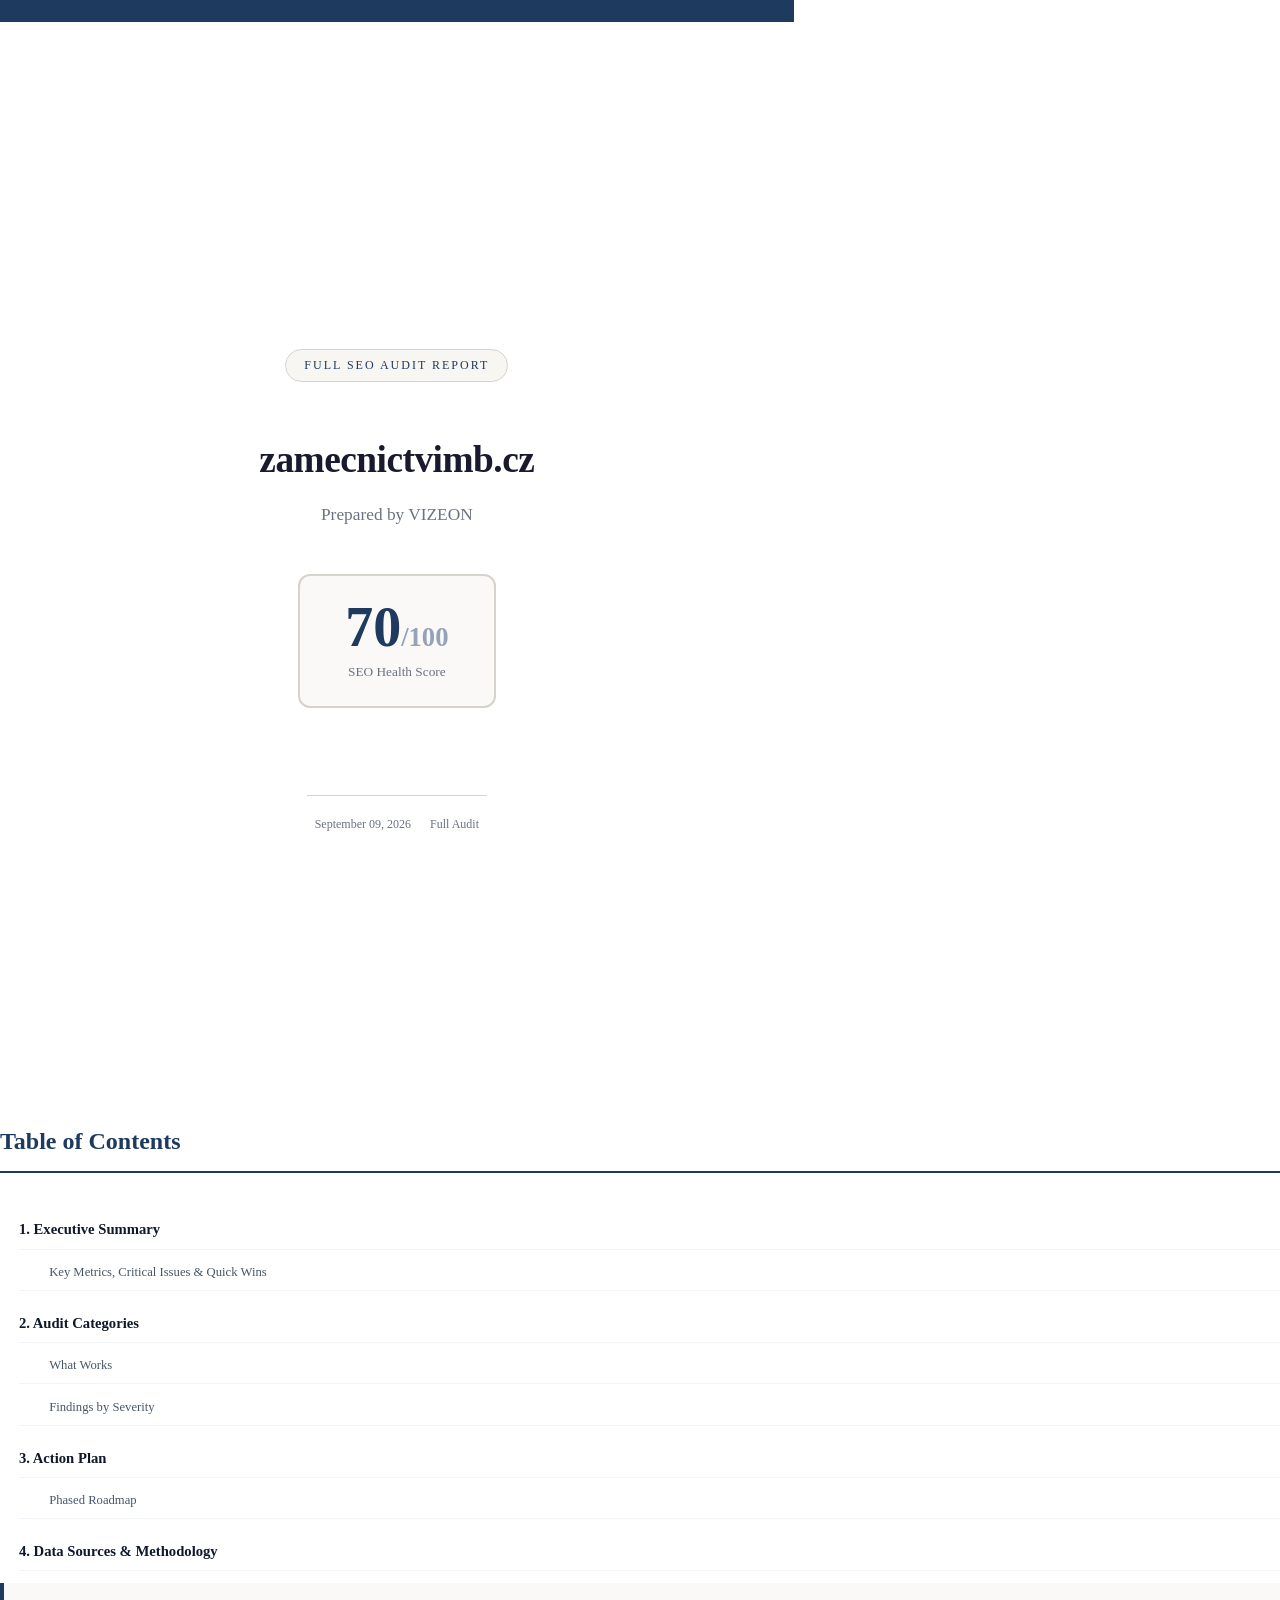
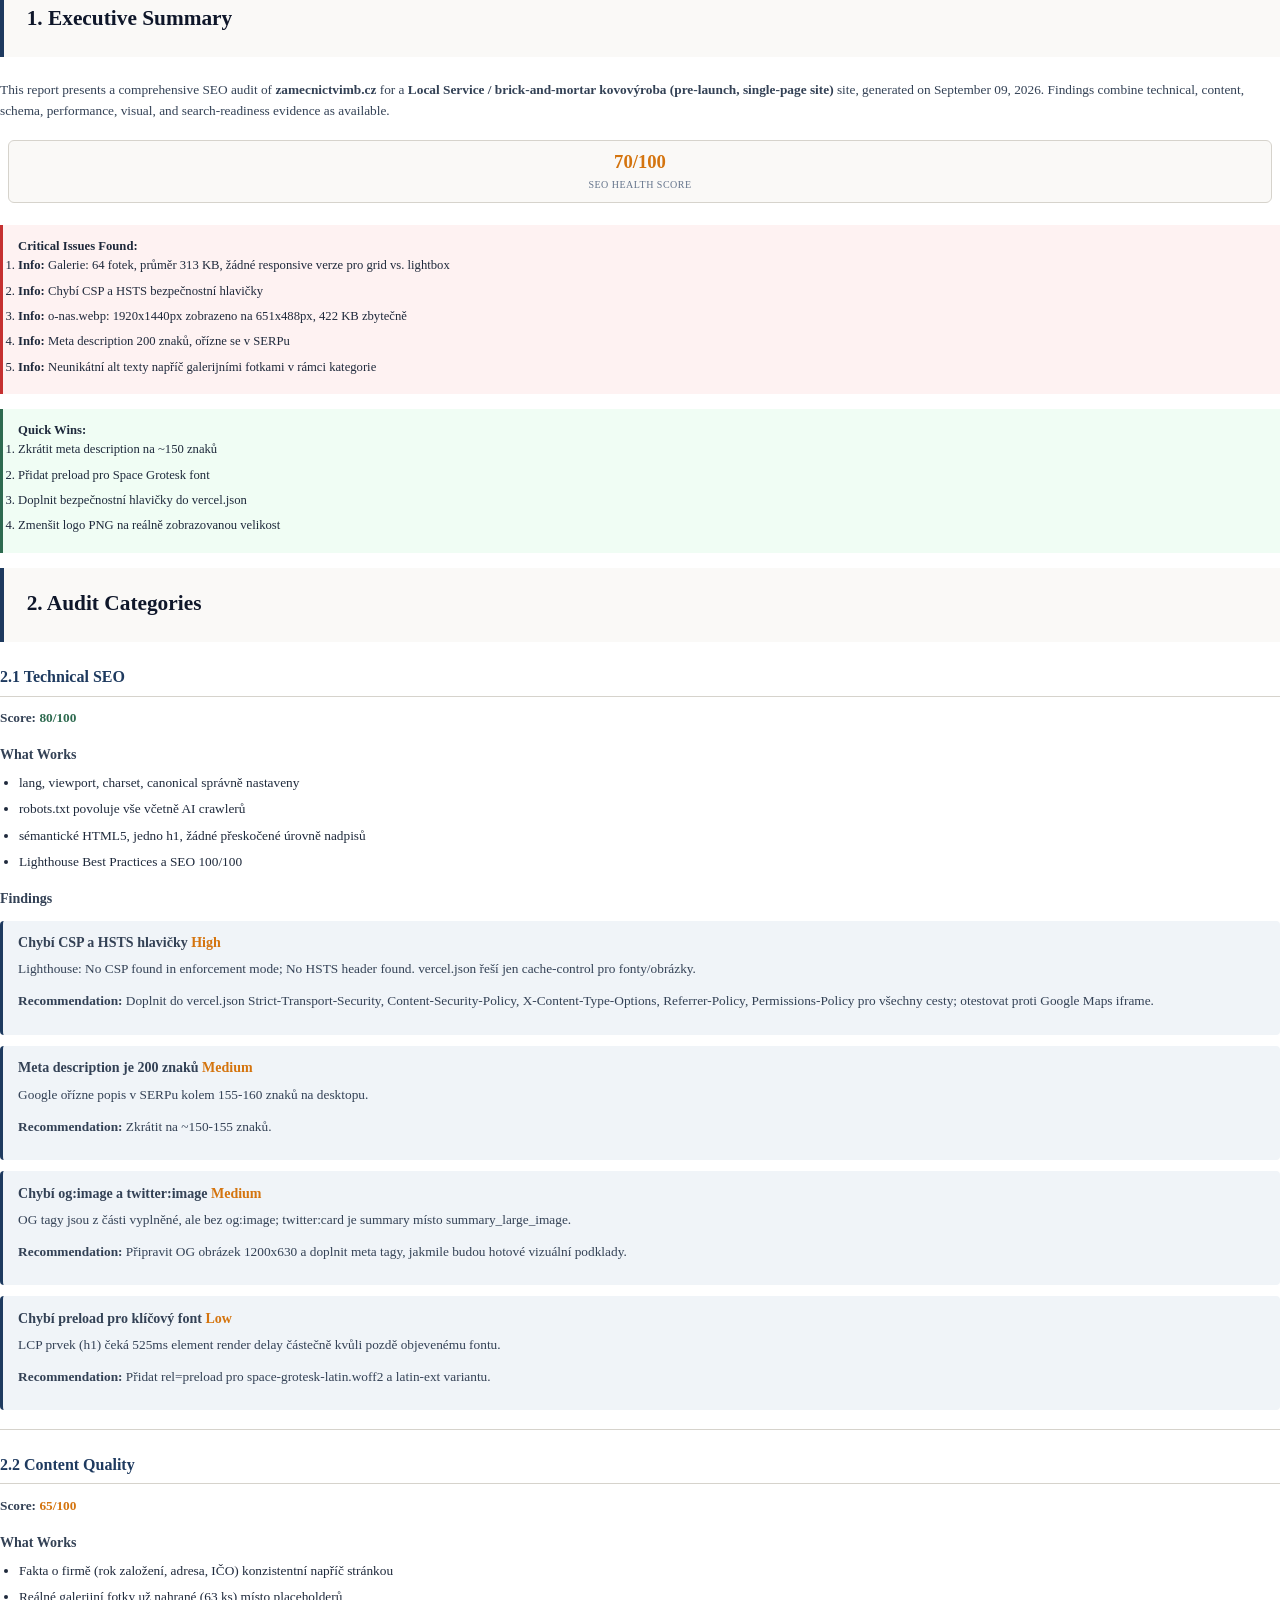
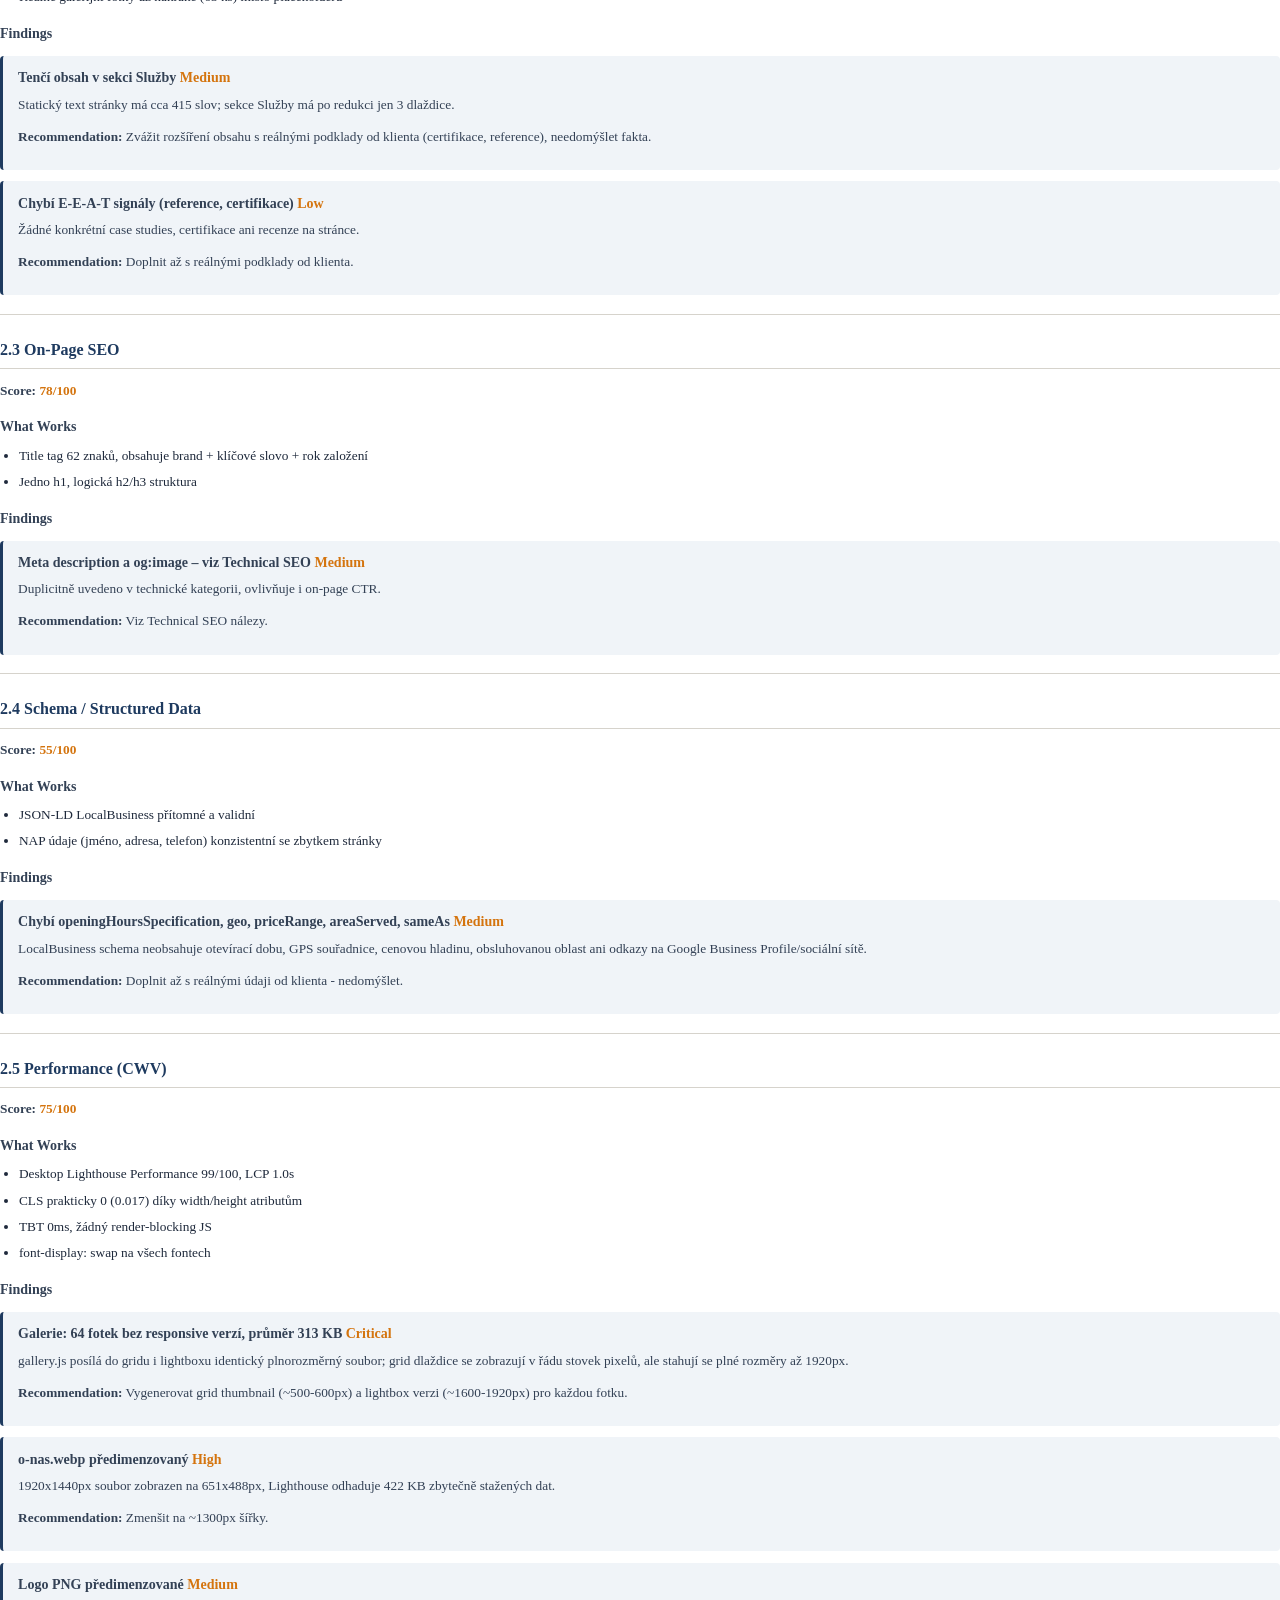
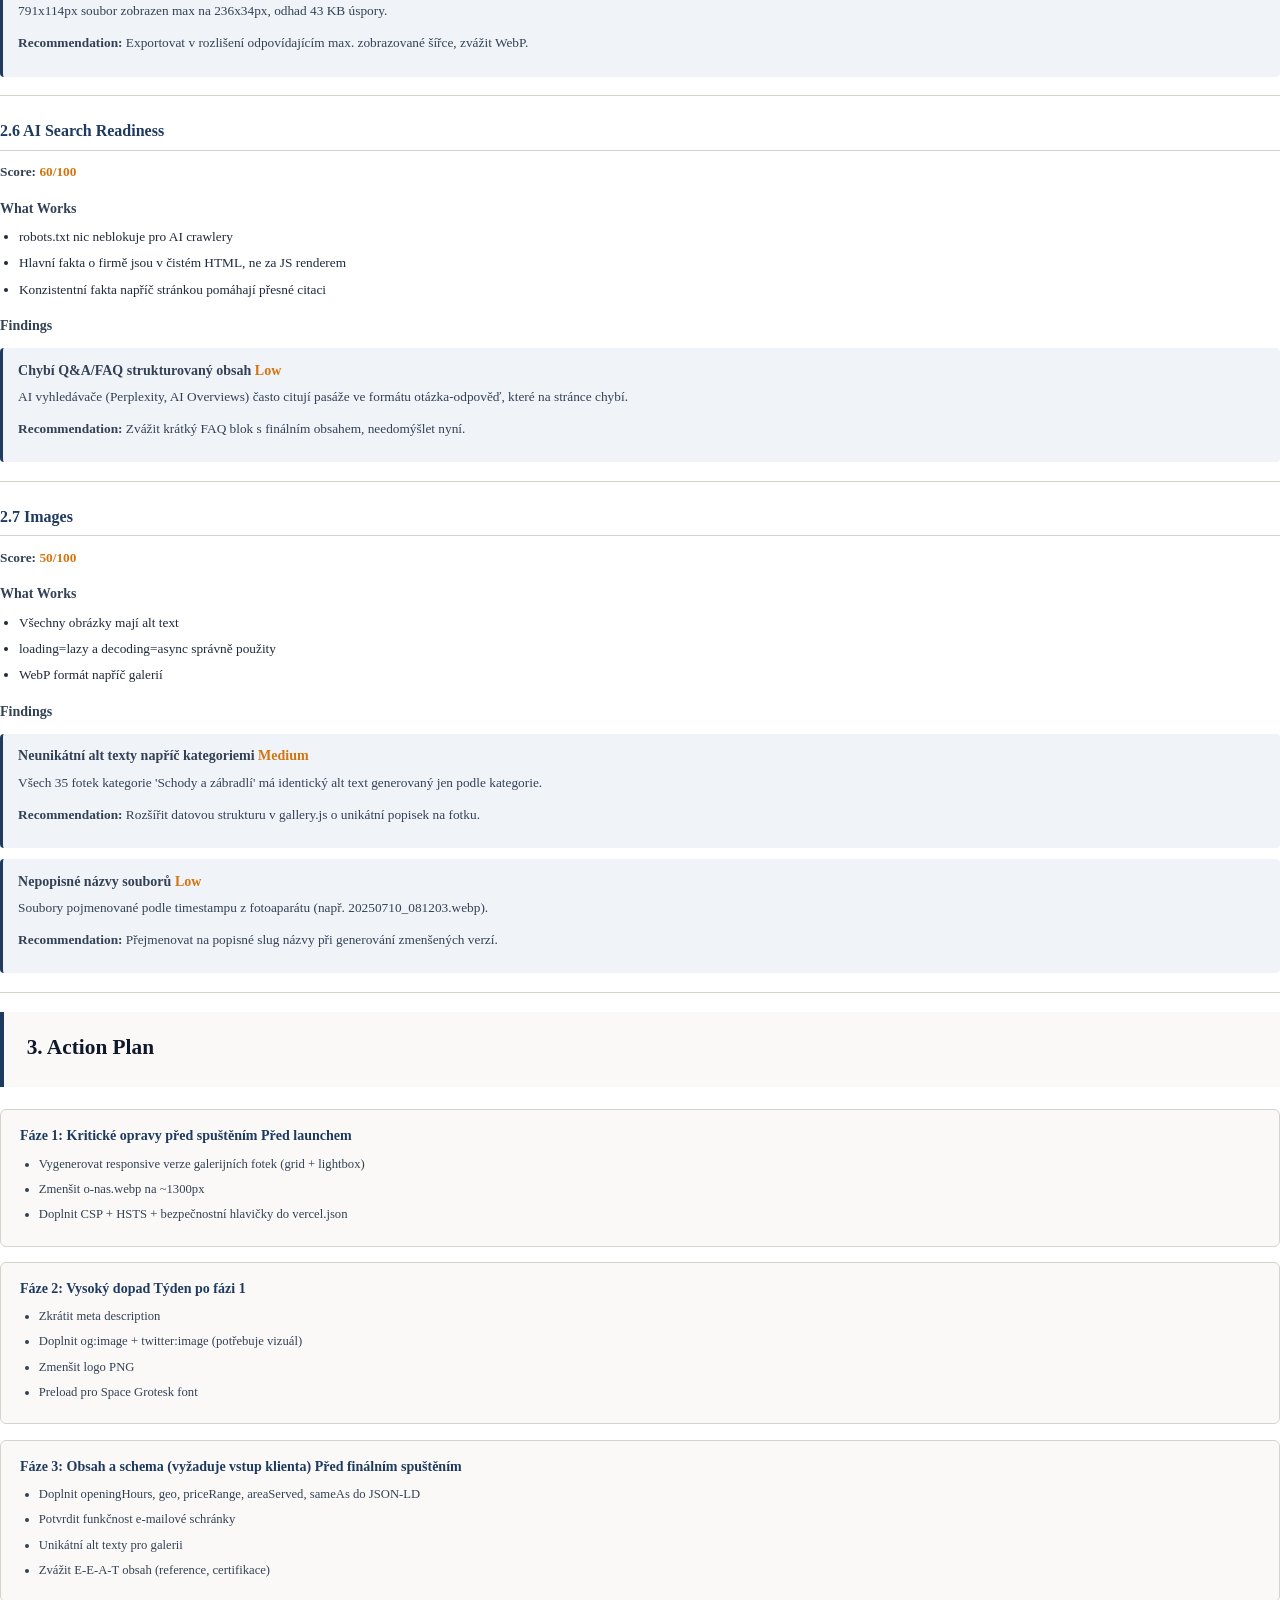
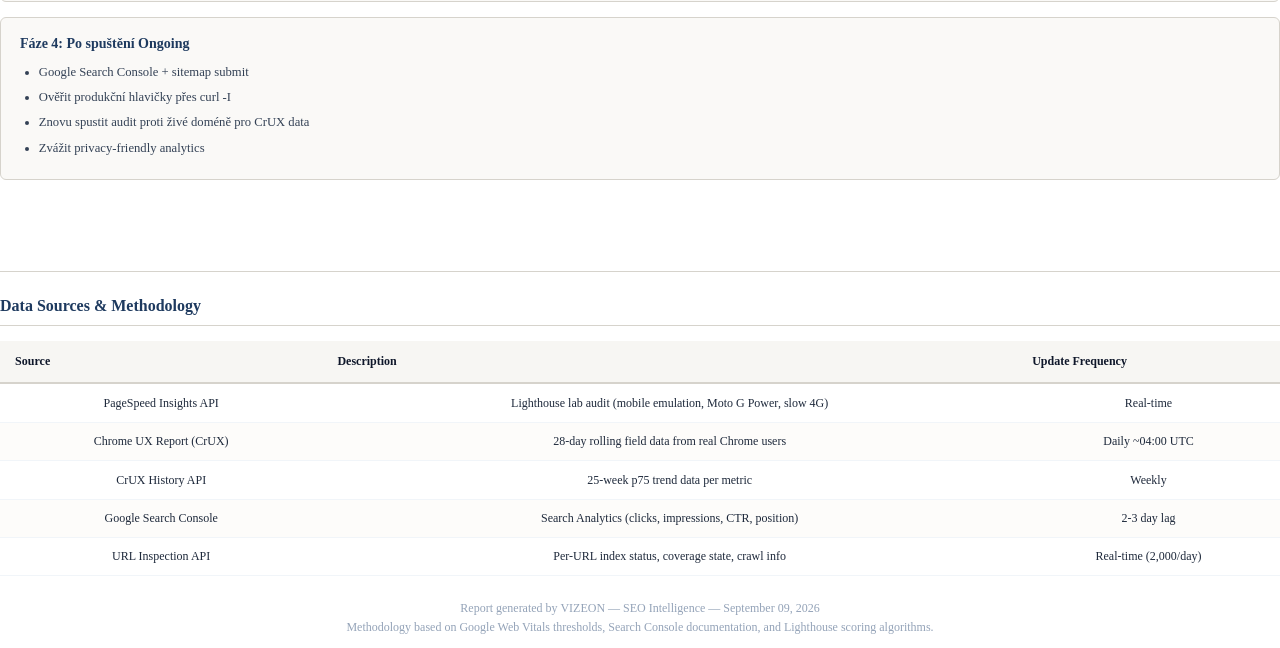
<file: zamecnictvimb-cz-audit/Google-SEO-Report-zamecnictvimb.cz-full.html>
<!DOCTYPE html>
<html lang="en">
<head>
<meta charset="UTF-8">
<style>
  @page {
    size: A4;
    margin: 22mm 18mm 25mm 18mm;
    @bottom-center {
      content: "Page " counter(page) " of " counter(pages);
      font-size: 9pt;
      color: #6b7280;
      font-family: 'DejaVu Serif', 'Times New Roman', Georgia, serif;
    }
    @bottom-left {
      content: "Confidential";
      font-size: 7pt;
      color: #d6d3cc;
      font-family: 'DejaVu Serif', 'Times New Roman', Georgia, serif;
    }
    @bottom-right {
      content: "zamecnictvimb.cz Google SEO Report";
      font-size: 8pt;
      color: #cbd5e1;
      font-family: 'DejaVu Serif', 'Times New Roman', Georgia, serif;
    }
  }

  @page :first {
    margin: 0;
    @bottom-left { content: none; }
    @bottom-center { content: none; }
    @bottom-right { content: none; }
  }

  @page toc {
    @bottom-center {
      content: counter(page);
      font-size: 9pt;
      color: #6b7280;
    }
  }

  * {
    box-sizing: border-box;
    margin: 0;
    padding: 0;
  }

  body {
    font-family: 'Times New Roman', 'DejaVu Serif', Georgia, serif;
    font-size: 10pt;
    line-height: 1.55;
    color: #1e293b;
    background: white;
  }

  /* ─── Title Page (Clean White) ─── */
  .title-page {
    page: first;
    width: 210mm;
    height: 297mm;
    background: #ffffff;
    display: flex;
    flex-direction: column;
    justify-content: center;
    align-items: center;
    text-align: center;
    color: #1a1a2e;
    position: relative;
    padding: 50mm 30mm 40mm 30mm;
    border-top: 6mm solid #1e3a5f;
  }

  .title-page .badge {
    background: #f7f6f3;
    border: 1px solid #d6d3cc;
    border-radius: 20px;
    padding: 6px 18px;
    font-size: 9pt;
    letter-spacing: 2px;
    text-transform: uppercase;
    margin-bottom: 15mm;
    color: #1e3a5f;
  }

  .title-page h1 {
    font-size: 28pt;
    font-weight: bold;
    margin-bottom: 5mm;
    letter-spacing: -0.5px;
    line-height: 1.2;
    color: #1a1a2e;
  }

  .title-page .subtitle {
    font-size: 13pt;
    color: #6b7280;
    margin-bottom: 12mm;
    font-weight: 300;
  }

  .title-page .url {
    font-size: 12pt;
    color: #1e3a5f;
    margin-bottom: 15mm;
    padding: 4mm 8mm;
    border: 1px solid #d6d3cc;
    border-radius: 6px;
    background: #faf9f7;
  }

  .title-page .score-box {
    background: #faf9f7;
    border: 2px solid #d6d3cc;
    border-radius: 12px;
    padding: 6mm 12mm;
    margin-bottom: 15mm;
  }

  .title-page .score-number {
    font-size: 42pt;
    font-weight: bold;
    color: #1e3a5f;
    line-height: 1;
  }

  .title-page .score-label {
    font-size: 10pt;
    color: #6b7280;
    margin-top: 2mm;
  }

  .title-page .meta {
    font-size: 9pt;
    color: #6b7280;
    margin-top: 8mm;
    padding-top: 5mm;
    border-top: 1px solid #d6d3cc;
  }

  .title-page .meta span {
    margin: 0 8px;
  }

  /* ─── Table of Contents ─── */
  .toc-page {
    page: toc;
    page-break-before: always;
  }

  .toc-page h2 {
    font-size: 18pt;
    color: #1e3a5f;
    margin-bottom: 8mm;
    padding-bottom: 3mm;
    border-bottom: 2px solid #1e3a5f;
  }

  .toc-list {
    list-style: none;
    padding: 0;
  }

  .toc-list li {
    padding: 2mm 0;
    border-bottom: 1px solid #f1f5f9;
    overflow: hidden;
  }

  .toc-list li.toc-section {
    font-weight: bold;
    font-size: 11pt;
    padding-top: 4mm;
    color: #0f172a;
  }

  .toc-list li.toc-sub {
    padding-left: 8mm;
    font-size: 9.5pt;
    color: #475569;
  }

  .toc-score {
    display: inline-block;
    float: right;
    padding: 1px 8px;
    border-radius: 10px;
    font-size: 9pt;
    font-weight: bold;
    color: white;
  }

  .score-good { background: #2d6a4f; }
  .score-warn { background: #d4740e; }
  .score-bad { background: #c53030; }

  /* ─── Section Styles ─── */
  div.section {
    page-break-before: always;
  }

  .section-header {
    background: #faf9f7;
    border-left: 4px solid #1e3a5f;
    padding: 5mm 6mm;
    margin-bottom: 6mm;
    page-break-after: avoid;
  }

  .section-header h2 {
    font-size: 16pt;
    color: #0f172a;
    margin-bottom: 1mm;
  }

  .section-header .section-score {
    font-size: 12pt;
    font-weight: bold;
    float: right;
    margin-top: -6mm;
  }

  h3 {
    font-size: 12pt;
    color: #1e3a5f;
    margin-top: 6mm;
    margin-bottom: 3mm;
    padding-bottom: 1.5mm;
    border-bottom: 1px solid #d6d3cc;
    page-break-after: avoid;
  }

  h4 {
    font-size: 10.5pt;
    color: #334155;
    margin-top: 4mm;
    margin-bottom: 2mm;
    page-break-after: avoid;
  }

  p {
    margin-bottom: 3mm;
    color: #334155;
  }

  .highlight {
    background: #fef3c7;
    border-left: 3px solid #d4740e;
    padding: 3mm 4mm;
    margin: 4mm 0;
    font-size: 9.5pt;
    /* allow page breaks to prevent white gaps */
  }

  .critical-box {
    background: #fef2f2;
    border-left: 3px solid #c53030;
    padding: 3mm 4mm;
    margin: 4mm 0;
    font-size: 9.5pt;
    /* allow page breaks to prevent white gaps */
  }

  .success-box {
    background: #f0fdf4;
    border-left: 3px solid #2d6a4f;
    padding: 3mm 4mm;
    margin: 4mm 0;
    font-size: 9.5pt;
    /* allow page breaks to prevent white gaps */
  }

  /* ─── Tables ─── */
  table {
    width: 100%;
    border-collapse: collapse;
    margin: 4mm 0 6mm 0;
    font-size: 9pt;
  }

  thead th {
    background: #f7f6f3;
    color: #0f172a;
    font-weight: bold;
    padding: 3mm 4mm;
    text-align: left;
    border-bottom: 2px solid #d6d3cc;
    font-size: 9pt;
  }

  tbody td {
    padding: 2.5mm 3mm;
    border-bottom: 1px solid #f1f5f9;
    vertical-align: top;
  }

  tbody tr:nth-child(even) {
    background: #fdfcfa;
  }

  .status-pass {
    color: #2d6a4f;
    font-weight: bold;
  }

  .status-fail {
    color: #c53030;
    font-weight: bold;
  }

  .status-warn {
    color: #d4740e;
    font-weight: bold;
  }

  .status-partial {
    color: #4a5568;
    font-weight: bold;
  }

  /* ─── Charts ─── */
  .chart-container {
    text-align: center;
    margin: 4mm 0;
  }

  .chart-container img {
    max-width: 100%;
    max-height: 120mm;
    height: auto;
  }

  .chart-caption {
    font-size: 8.5pt;
    color: #6b7280;
    font-style: italic;
    margin-top: 2mm;
    text-align: center;
  }

  .chart-half {
    display: inline-block;
    width: 48%;
    vertical-align: top;
    text-align: center;
    margin: 2mm 0;
  }

  .chart-half img {
    max-width: 100%;
    height: auto;
  }

  /* ─── Two column layout ─── */
  .two-col {
    display: table;
    width: 100%;
    table-layout: fixed;
    margin: 3mm 0;
  }

  .two-col .col {
    display: table-cell;
    vertical-align: top;
    padding: 0 2mm;
  }

  .four-col {
    display: table;
    width: 100%;
    table-layout: fixed;
    margin: 3mm 0;
  }

  .four-col .col {
    display: table-cell;
    vertical-align: top;
    padding: 0 1.5mm;
  }

  /* ─── Metric Cards ─── */
  .metric-card {
    background: #faf9f7;
    border: 1px solid #d6d3cc;
    border-radius: 6px;
    padding: 2.5mm 3mm;
    text-align: center;
    margin: 2mm 0;
  }

  .metric-card .value {
    font-size: 14pt;
    font-weight: bold;
    line-height: 1.2;
  }

  .metric-card .label {
    font-size: 7.5pt;
    color: #64748b;
    text-transform: uppercase;
    letter-spacing: 0.5px;
    margin-top: 1mm;
  }

  /* ─── Action Plan ─── */
  .action-item {
    background: #faf9f7;
    border-radius: 4px;
    padding: 3mm 4mm;
    margin: 3mm 0;
    border-left: 3px solid #cbd5e1;
    /* allow page breaks to prevent white gaps */
  }

  .action-item.critical {
    border-left-color: #c53030;
    background: #fdf2f2;
  }

  .action-item.high {
    border-left-color: #d4740e;
    background: #fdf8ef;
  }

  .action-item.medium {
    border-left-color: #1e3a5f;
    background: #f0f4f8;
  }

  .action-item.low {
    border-left-color: #94a3b8;
  }

  .action-item h4 {
    margin-top: 0;
    margin-bottom: 1.5mm;
    border-bottom: none;
    padding-bottom: 0;
  }

  .action-item .effort {
    font-size: 8.5pt;
    color: #64748b;
    float: right;
  }

  .priority-tag {
    display: inline-block;
    padding: 0.5mm 3mm;
    border-radius: 3px;
    font-size: 8pt;
    font-weight: bold;
    color: white;
    margin-right: 2mm;
    vertical-align: middle;
  }

  .priority-critical { background: #c53030; }
  .priority-high { background: #d4740e; }
  .priority-medium { background: #1e3a5f; }
  .priority-low { background: #94a3b8; }

  /* ─── Code blocks ─── */
  .code-block {
    background: #1e293b;
    color: #e2e8f0;
    padding: 3mm 4mm;
    border-radius: 4px;
    font-family: 'DejaVu Sans Mono', monospace;
    font-size: 8pt;
    line-height: 1.6;
    margin: 3mm 0;
    white-space: pre-wrap;
    word-break: break-all;
    /* allow page breaks to prevent white gaps */
  }

  /* ─── Divider ─── */
  .divider {
    border: none;
    border-top: 1px solid #d6d3cc;
    margin: 5mm 0;
  }

  /* ─── Roadmap ─── */
  .roadmap-phase {
    background: #faf9f7;
    border-radius: 6px;
    padding: 4mm 5mm;
    margin: 4mm 0;
    border: 1px solid #d6d3cc;
    /* allow page breaks to prevent white gaps */
  }

  .roadmap-phase h4 {
    margin-top: 0;
    border-bottom: none;
    color: #1e3a5f;
  }

  .roadmap-phase ul {
    margin: 2mm 0 0 5mm;
    padding: 0;
  }

  .roadmap-phase li {
    margin-bottom: 1.5mm;
    font-size: 9.5pt;
    color: #334155;
  }

  /* ─── Lists ─── */
  ul {
    margin-left: 5mm;
    margin-bottom: 3mm;
  }

  li {
    margin-bottom: 1.5mm;
  }

  /* ─── Data freshness ─── */
  .data-freshness {
    font-size: 8pt;
    color: #6b7280;
    font-style: italic;
    margin-top: 4mm;
    padding-top: 2mm;
    border-top: 1px solid #d6d3cc;
  }

</style>
</head>
<body>

<!-- ======================================================= TITLE PAGE === -->
<div class="title-page">
  <div class="badge">Full SEO Audit Report</div>
  <h1>zamecnictvimb.cz</h1>
  <div class="subtitle">Prepared by VIZEON</div>
  <div class="score-box">
    <div class="score-number">70<span style="font-size: 20pt; color: #94a3b8;">/100</span></div>
    <div class="score-label">SEO Health Score</div>
  </div>
  <div class="meta">
    <span>September 09, 2026</span>
    <span>Full Audit</span>
  </div>
</div>


<!-- ======================================================= TABLE OF CONTENTS === -->
<div class="toc-page">
  <h2>Table of Contents</h2>
  <ul class="toc-list">
    <li class="toc-section"><span>1. Executive Summary</span></li>
    <li class="toc-sub"><span>Key Metrics, Critical Issues &amp; Quick Wins</span></li>
    <li class="toc-section"><span>2. Audit Categories</span></li>
    <li class="toc-sub"><span>What Works</span></li>
    <li class="toc-sub"><span>Findings by Severity</span></li>
    <li class="toc-section"><span>3. Action Plan</span></li>
    <li class="toc-sub"><span>Phased Roadmap</span></li>
    <li class="toc-section"><span>4. Data Sources &amp; Methodology</span></li>
  </ul>
</div>


<!-- ======================================================= 1. EXECUTIVE SUMMARY === -->
<div class="section">
  <div class="section-header">
    <h2>1. Executive Summary</h2>
  </div>

  <p>This report presents a comprehensive SEO audit of <strong>zamecnictvimb.cz</strong> for a <strong>Local Service / brick-and-mortar kovovýroba (pre-launch, single-page site)</strong> site, generated on September 09, 2026. Findings combine technical, content, schema, performance, visual, and search-readiness evidence as available.</p>

  <div class="two-col">
    <div class="col">
      <div class="metric-card">
        <div class="value" style="color: #d4740e;">70/100</div>
        <div class="label">SEO Health Score</div>
      </div>

    </div>
  </div>

  <div class="critical-box">
    <strong>Critical Issues Found:</strong>
    <ol>
      <li><strong>Info:</strong> Galerie: 64 fotek, průměr 313 KB, žádné responsive verze pro grid vs. lightbox</li>
      <li><strong>Info:</strong> Chybí CSP a HSTS bezpečnostní hlavičky</li>
      <li><strong>Info:</strong> o-nas.webp: 1920x1440px zobrazeno na 651x488px, 422 KB zbytečně</li>
      <li><strong>Info:</strong> Meta description 200 znaků, ořízne se v SERPu</li>
      <li><strong>Info:</strong> Neunikátní alt texty napříč galerijními fotkami v rámci kategorie</li>
    </ol>
  </div>

  <div class="success-box">
    <strong>Quick Wins:</strong>
    <ol>
      <li>Zkrátit meta description na ~150 znaků</li>
      <li>Přidat preload pro Space Grotesk font</li>
      <li>Doplnit bezpečnostní hlavičky do vercel.json</li>
      <li>Zmenšit logo PNG na reálně zobrazovanou velikost</li>
    </ol>
  </div>

</div>

<!-- ======================================================= 2. AUDIT CATEGORIES === -->
<div class="section">
  <div class="section-header">
    <h2>2. Audit Categories</h2>
  </div>

  <h3>2.1 Technical SEO</h3>
  <p><strong>Score:</strong> <span class="status-pass">80/100</span></p>
  <h4>What Works</h4>
  <ul>
    <li>lang, viewport, charset, canonical správně nastaveny</li>
    <li>robots.txt povoluje vše včetně AI crawlerů</li>
    <li>sémantické HTML5, jedno h1, žádné přeskočené úrovně nadpisů</li>
    <li>Lighthouse Best Practices a SEO 100/100</li>
  </ul>
  <h4>Findings</h4>
  <div class="action-item medium">
    <h4>Chybí CSP a HSTS hlavičky <span class="status-warn">High</span></h4>
    <p>Lighthouse: No CSP found in enforcement mode; No HSTS header found. vercel.json řeší jen cache-control pro fonty/obrázky.</p>
    <p><strong>Recommendation:</strong> Doplnit do vercel.json Strict-Transport-Security, Content-Security-Policy, X-Content-Type-Options, Referrer-Policy, Permissions-Policy pro všechny cesty; otestovat proti Google Maps iframe.</p>
  </div>
  <div class="action-item medium">
    <h4>Meta description je 200 znaků <span class="status-warn">Medium</span></h4>
    <p>Google ořízne popis v SERPu kolem 155-160 znaků na desktopu.</p>
    <p><strong>Recommendation:</strong> Zkrátit na ~150-155 znaků.</p>
  </div>
  <div class="action-item medium">
    <h4>Chybí og:image a twitter:image <span class="status-warn">Medium</span></h4>
    <p>OG tagy jsou z části vyplněné, ale bez og:image; twitter:card je summary místo summary_large_image.</p>
    <p><strong>Recommendation:</strong> Připravit OG obrázek 1200x630 a doplnit meta tagy, jakmile budou hotové vizuální podklady.</p>
  </div>
  <div class="action-item medium">
    <h4>Chybí preload pro klíčový font <span class="status-warn">Low</span></h4>
    <p>LCP prvek (h1) čeká 525ms element render delay částečně kvůli pozdě objevenému fontu.</p>
    <p><strong>Recommendation:</strong> Přidat rel=preload pro space-grotesk-latin.woff2 a latin-ext variantu.</p>
  </div>
  <hr class="divider">
  <h3>2.2 Content Quality</h3>
  <p><strong>Score:</strong> <span class="status-warn">65/100</span></p>
  <h4>What Works</h4>
  <ul>
    <li>Fakta o firmě (rok založení, adresa, IČO) konzistentní napříč stránkou</li>
    <li>Reálné galerijní fotky už nahrané (63 ks) místo placeholderů</li>
  </ul>
  <h4>Findings</h4>
  <div class="action-item medium">
    <h4>Tenčí obsah v sekci Služby <span class="status-warn">Medium</span></h4>
    <p>Statický text stránky má cca 415 slov; sekce Služby má po redukci jen 3 dlaždice.</p>
    <p><strong>Recommendation:</strong> Zvážit rozšíření obsahu s reálnými podklady od klienta (certifikace, reference), needomýšlet fakta.</p>
  </div>
  <div class="action-item medium">
    <h4>Chybí E-E-A-T signály (reference, certifikace) <span class="status-warn">Low</span></h4>
    <p>Žádné konkrétní case studies, certifikace ani recenze na stránce.</p>
    <p><strong>Recommendation:</strong> Doplnit až s reálnými podklady od klienta.</p>
  </div>
  <hr class="divider">
  <h3>2.3 On-Page SEO</h3>
  <p><strong>Score:</strong> <span class="status-warn">78/100</span></p>
  <h4>What Works</h4>
  <ul>
    <li>Title tag 62 znaků, obsahuje brand + klíčové slovo + rok založení</li>
    <li>Jedno h1, logická h2/h3 struktura</li>
  </ul>
  <h4>Findings</h4>
  <div class="action-item medium">
    <h4>Meta description a og:image – viz Technical SEO <span class="status-warn">Medium</span></h4>
    <p>Duplicitně uvedeno v technické kategorii, ovlivňuje i on-page CTR.</p>
    <p><strong>Recommendation:</strong> Viz Technical SEO nálezy.</p>
  </div>
  <hr class="divider">
  <h3>2.4 Schema / Structured Data</h3>
  <p><strong>Score:</strong> <span class="status-warn">55/100</span></p>
  <h4>What Works</h4>
  <ul>
    <li>JSON-LD LocalBusiness přítomné a validní</li>
    <li>NAP údaje (jméno, adresa, telefon) konzistentní se zbytkem stránky</li>
  </ul>
  <h4>Findings</h4>
  <div class="action-item medium">
    <h4>Chybí openingHoursSpecification, geo, priceRange, areaServed, sameAs <span class="status-warn">Medium</span></h4>
    <p>LocalBusiness schema neobsahuje otevírací dobu, GPS souřadnice, cenovou hladinu, obsluhovanou oblast ani odkazy na Google Business Profile/sociální sítě.</p>
    <p><strong>Recommendation:</strong> Doplnit až s reálnými údaji od klienta - nedomýšlet.</p>
  </div>
  <hr class="divider">
  <h3>2.5 Performance (CWV)</h3>
  <p><strong>Score:</strong> <span class="status-warn">75/100</span></p>
  <h4>What Works</h4>
  <ul>
    <li>Desktop Lighthouse Performance 99/100, LCP 1.0s</li>
    <li>CLS prakticky 0 (0.017) díky width/height atributům</li>
    <li>TBT 0ms, žádný render-blocking JS</li>
    <li>font-display: swap na všech fontech</li>
  </ul>
  <h4>Findings</h4>
  <div class="action-item medium">
    <h4>Galerie: 64 fotek bez responsive verzí, průměr 313 KB <span class="status-warn">Critical</span></h4>
    <p>gallery.js posílá do gridu i lightboxu identický plnorozměrný soubor; grid dlaždice se zobrazují v řádu stovek pixelů, ale stahují se plné rozměry až 1920px.</p>
    <p><strong>Recommendation:</strong> Vygenerovat grid thumbnail (~500-600px) a lightbox verzi (~1600-1920px) pro každou fotku.</p>
  </div>
  <div class="action-item medium">
    <h4>o-nas.webp předimenzovaný <span class="status-warn">High</span></h4>
    <p>1920x1440px soubor zobrazen na 651x488px, Lighthouse odhaduje 422 KB zbytečně stažených dat.</p>
    <p><strong>Recommendation:</strong> Zmenšit na ~1300px šířky.</p>
  </div>
  <div class="action-item medium">
    <h4>Logo PNG předimenzované <span class="status-warn">Medium</span></h4>
    <p>791x114px soubor zobrazen max na 236x34px, odhad 43 KB úspory.</p>
    <p><strong>Recommendation:</strong> Exportovat v rozlišení odpovídajícím max. zobrazované šířce, zvážit WebP.</p>
  </div>
  <hr class="divider">
  <h3>2.6 AI Search Readiness</h3>
  <p><strong>Score:</strong> <span class="status-warn">60/100</span></p>
  <h4>What Works</h4>
  <ul>
    <li>robots.txt nic neblokuje pro AI crawlery</li>
    <li>Hlavní fakta o firmě jsou v čistém HTML, ne za JS renderem</li>
    <li>Konzistentní fakta napříč stránkou pomáhají přesné citaci</li>
  </ul>
  <h4>Findings</h4>
  <div class="action-item medium">
    <h4>Chybí Q&amp;A/FAQ strukturovaný obsah <span class="status-warn">Low</span></h4>
    <p>AI vyhledávače (Perplexity, AI Overviews) často citují pasáže ve formátu otázka-odpověď, které na stránce chybí.</p>
    <p><strong>Recommendation:</strong> Zvážit krátký FAQ blok s finálním obsahem, needomýšlet nyní.</p>
  </div>
  <hr class="divider">
  <h3>2.7 Images</h3>
  <p><strong>Score:</strong> <span class="status-warn">50/100</span></p>
  <h4>What Works</h4>
  <ul>
    <li>Všechny obrázky mají alt text</li>
    <li>loading=lazy a decoding=async správně použity</li>
    <li>WebP formát napříč galerií</li>
  </ul>
  <h4>Findings</h4>
  <div class="action-item medium">
    <h4>Neunikátní alt texty napříč kategoriemi <span class="status-warn">Medium</span></h4>
    <p>Všech 35 fotek kategorie &#x27;Schody a zábradlí&#x27; má identický alt text generovaný jen podle kategorie.</p>
    <p><strong>Recommendation:</strong> Rozšířit datovou strukturu v gallery.js o unikátní popisek na fotku.</p>
  </div>
  <div class="action-item medium">
    <h4>Nepopisné názvy souborů <span class="status-warn">Low</span></h4>
    <p>Soubory pojmenované podle timestampu z fotoaparátu (např. 20250710_081203.webp).</p>
    <p><strong>Recommendation:</strong> Přejmenovat na popisné slug názvy při generování zmenšených verzí.</p>
  </div>
  <hr class="divider">
</div>

<!-- ======================================================= 3. ACTION PLAN === -->
<div class="section">
  <div class="section-header">
    <h2>3. Action Plan</h2>
  </div>

  <div class="roadmap-phase">
    <h4>Fáze 1: Kritické opravy před spuštěním <span class="effort">Před launchem</span></h4>
    <ul>
      <li>Vygenerovat responsive verze galerijních fotek (grid + lightbox)</li>
      <li>Zmenšit o-nas.webp na ~1300px</li>
      <li>Doplnit CSP + HSTS + bezpečnostní hlavičky do vercel.json</li>
    </ul>
  </div>
  <div class="roadmap-phase">
    <h4>Fáze 2: Vysoký dopad <span class="effort">Týden po fázi 1</span></h4>
    <ul>
      <li>Zkrátit meta description</li>
      <li>Doplnit og:image + twitter:image (potřebuje vizuál)</li>
      <li>Zmenšit logo PNG</li>
      <li>Preload pro Space Grotesk font</li>
    </ul>
  </div>
  <div class="roadmap-phase">
    <h4>Fáze 3: Obsah a schema (vyžaduje vstup klienta) <span class="effort">Před finálním spuštěním</span></h4>
    <ul>
      <li>Doplnit openingHours, geo, priceRange, areaServed, sameAs do JSON-LD</li>
      <li>Potvrdit funkčnost e-mailové schránky</li>
      <li>Unikátní alt texty pro galerii</li>
      <li>Zvážit E-E-A-T obsah (reference, certifikace)</li>
    </ul>
  </div>
  <div class="roadmap-phase">
    <h4>Fáze 4: Po spuštění <span class="effort">Ongoing</span></h4>
    <ul>
      <li>Google Search Console + sitemap submit</li>
      <li>Ověřit produkční hlavičky přes curl -I</li>
      <li>Znovu spustit audit proti živé doméně pro CrUX data</li>
      <li>Zvážit privacy-friendly analytics</li>
    </ul>
  </div>
</div>

<!-- ======================================================= DATA SOURCES & METHODOLOGY === -->
<div class="section" style="text-align: center; padding-top: 15mm;">
  <hr class="divider">
  <h3 style="text-align: left;">Data Sources &amp; Methodology</h3>
  <table>
    <thead>
      <tr><th>Source</th><th>Description</th><th>Update Frequency</th></tr>
    </thead>
    <tbody>
      <tr><td>PageSpeed Insights API</td>
          <td>Lighthouse lab audit (mobile emulation, Moto G Power, slow 4G)</td>
          <td>Real-time</td></tr>
      <tr><td>Chrome UX Report (CrUX)</td>
          <td>28-day rolling field data from real Chrome users</td>
          <td>Daily ~04:00 UTC</td></tr>
      <tr><td>CrUX History API</td>
          <td>25-week p75 trend data per metric</td>
          <td>Weekly</td></tr>
      <tr><td>Google Search Console</td>
          <td>Search Analytics (clicks, impressions, CTR, position)</td>
          <td>2-3 day lag</td></tr>
      <tr><td>URL Inspection API</td>
          <td>Per-URL index status, coverage state, crawl info</td>
          <td>Real-time (2,000/day)</td></tr>
    </tbody>
  </table>
  <p style="color: #94a3b8; font-size: 9pt; margin-top: 5mm;">
    Report generated by VIZEON &mdash; SEO Intelligence &mdash; September 09, 2026<br>
    Methodology based on Google Web Vitals thresholds, Search Console documentation, and Lighthouse scoring algorithms.
  </p>
</div>

</body>
</html>
</file>
<file: css/tokens.css>
/* ==========================================================================
   Design tokens: Zámečnictví MB s.r.o.
   Barvy měřeny z reálného loga firmy (navy #1C4871, šedá #9B9D9F).
   Jeden akcent (žlutá), jeden radius systém (0: ostré hrany), jedno téma.
   ========================================================================== */

:root {
  /* Brand */
  --color-navy: #1c4871;
  --color-navy-dark: #123350;
  --color-navy-tint: #eaf0f5;

  --color-grey: #8b939b;
  --color-grey-light: #c9ced3;
  --color-grey-dark: #5b636b;

  --color-yellow: #f2c94c;
  --color-yellow-dark: #d6ae33;

  --color-white: #ffffff;
  --color-offwhite: #fafafa;
  --color-ink: #1c2530;
  --color-border: #dde1e5;

  --color-success: #2e7d46;
  --color-success-bg: #eaf6ee;
  --color-error: #c1352b;
  --color-error-bg: #fceceb;

  /* Shape. Jeden radius systém napříč celým webem. */
  --radius: 0px;

  /* Typografie */
  --font-heading: "Space Grotesk", -apple-system, "Segoe UI", sans-serif;
  --font-body: "Inter", -apple-system, "Segoe UI", Roboto, Helvetica, Arial, sans-serif;

  --text-h1: clamp(2rem, 4vw + 1rem, 3rem);
  --text-h2: clamp(1.75rem, 2.5vw + 1rem, 2.25rem);
  --text-h3: 1.5rem;
  --text-body-lg: 1.125rem;
  --text-body: 1rem;
  --text-small: 0.875rem;
  --text-label: 0.8125rem;

  /* Rozestupy */
  --space-xs: 0.5rem;
  --space-sm: 1rem;
  --space-md: 1.5rem;
  --space-lg: 2.5rem;
  --space-xl: 4rem;
  --space-2xl: 6rem;
  --space-3xl: 8rem;

  /* Layout */
  --container-max: 1240px;
  --container-pad: clamp(1.25rem, 4vw, 2.5rem);

  /* Stíny, jemné, laděné do navy, nikdy čistě černé */
  --shadow-sm: 0 1px 2px rgba(28, 72, 113, 0.08);
  --shadow-md: 0 8px 24px rgba(28, 72, 113, 0.12);
  --shadow-header: 0 2px 12px rgba(28, 72, 113, 0.08);

  /* Motion. Restrained, jeden rytmus. */
  --ease-standard: cubic-bezier(0.16, 1, 0.3, 1);
  --duration-fast: 180ms;
  --duration-base: 420ms;
}
</file>
<file: css/base.css>
/* ==========================================================================
   Base: reset, fonty, typografie, přístupnost
   ========================================================================== */

@font-face {
  font-family: "Space Grotesk";
  font-style: normal;
  font-weight: 500 700;
  font-display: swap;
  src: url("/fonts/space-grotesk/space-grotesk-latin.woff2") format("woff2");
  unicode-range: U+0000-00FF, U+0131, U+0152-0153, U+2000-206F, U+20AC, U+2122;
}
@font-face {
  font-family: "Space Grotesk";
  font-style: normal;
  font-weight: 500 700;
  font-display: swap;
  src: url("/fonts/space-grotesk/space-grotesk-latin-ext.woff2") format("woff2");
  unicode-range: U+0100-024F, U+0300-0304, U+0308, U+1E00-1EFF;
}
@font-face {
  font-family: "Inter";
  font-style: normal;
  font-weight: 400 600;
  font-display: swap;
  src: url("/fonts/inter/inter-latin.woff2") format("woff2");
  unicode-range: U+0000-00FF, U+0131, U+0152-0153, U+2000-206F, U+20AC, U+2122;
}
@font-face {
  font-family: "Inter";
  font-style: normal;
  font-weight: 400 600;
  font-display: swap;
  src: url("/fonts/inter/inter-latin-ext.woff2") format("woff2");
  unicode-range: U+0100-024F, U+0300-0304, U+0308, U+1E00-1EFF;
}

*,
*::before,
*::after {
  box-sizing: border-box;
}

html {
  scroll-behavior: smooth;
  scroll-padding-top: 84px;
}

body {
  margin: 0;
  font-family: var(--font-body);
  font-size: var(--text-body);
  line-height: 1.6;
  color: var(--color-ink);
  background: var(--color-white);
  -webkit-font-smoothing: antialiased;
}

h1,
h2,
h3,
h4 {
  font-family: var(--font-heading);
  color: var(--color-navy);
  margin: 0;
  font-weight: 600;
}

h1 {
  font-size: var(--text-h1);
  line-height: 1.1;
  letter-spacing: -0.02em;
}

h2 {
  font-size: var(--text-h2);
  line-height: 1.15;
  letter-spacing: -0.01em;
}

h3 {
  font-size: var(--text-h3);
  line-height: 1.25;
  letter-spacing: -0.005em;
}

p {
  margin: 0;
  max-width: 65ch;
}

a {
  color: inherit;
}

img,
svg {
  max-width: 100%;
  display: block;
}

ul {
  margin: 0;
  padding: 0;
  list-style: none;
}

button {
  font-family: inherit;
  cursor: pointer;
}

.container {
  max-width: var(--container-max);
  margin-inline: auto;
  padding-inline: var(--container-pad);
}

:focus-visible {
  outline: 2px solid var(--color-yellow-dark);
  outline-offset: 2px;
}

.visually-hidden {
  position: absolute;
  width: 1px;
  height: 1px;
  padding: 0;
  margin: -1px;
  overflow: hidden;
  clip: rect(0, 0, 0, 0);
  white-space: nowrap;
  border: 0;
}

.skip-link {
  position: absolute;
  left: var(--space-sm);
  top: -100px;
  background: var(--color-navy);
  color: var(--color-white);
  padding: 0.75rem 1.25rem;
  z-index: 200;
  transition: top var(--duration-fast) var(--ease-standard);
}

.skip-link:focus {
  top: var(--space-sm);
}

@media (prefers-reduced-motion: reduce) {
  html {
    scroll-behavior: auto;
  }

  *,
  *::before,
  *::after {
    animation-duration: 0.001ms !important;
    animation-iteration-count: 1 !important;
    transition-duration: 0.001ms !important;
    scroll-behavior: auto !important;
  }
}
</file>
<file: css/layout.css>
/* ==========================================================================
   Layout: header, navigace, footer
   ========================================================================== */

/* ---- Header ---- */
.header {
  position: fixed;
  top: 0;
  left: 0;
  right: 0;
  z-index: 100;
  padding-block: var(--space-sm);
  background: transparent;
  transition: background var(--duration-base) var(--ease-standard),
    box-shadow var(--duration-base) var(--ease-standard),
    padding-block var(--duration-base) var(--ease-standard);
}

.header.is-scrolled {
  background: var(--color-white);
  box-shadow: var(--shadow-header);
  padding-block: 0.625rem;
}

.header__inner {
  display: flex;
  align-items: center;
  justify-content: space-between;
  gap: var(--space-md);
}

.header__logo {
  display: flex;
  align-items: center;
}

.header__logo img {
  height: 34px;
  width: auto;
  transition: filter var(--duration-fast) var(--ease-standard);
  /* Přes hero fotku je logo bílé (invertované); jakmile header zbělá při scrollu, vrátí se do tmavé verze. */
  filter: brightness(0) invert(1);
}

.header.is-scrolled .header__logo img {
  filter: none;
}

.header__nav {
  display: none;
}

@media (min-width: 900px) {
  .header__nav {
    display: flex;
    align-items: center;
    gap: var(--space-lg);
  }

  .header__nav-list {
    display: flex;
    gap: var(--space-md);
  }

  .header__nav-link {
    font-size: var(--text-small);
    font-weight: 500;
    text-decoration: none;
    color: var(--color-white);
    position: relative;
    padding-block: 0.35rem;
    transition: color var(--duration-fast) var(--ease-standard);
  }

  .header.is-scrolled .header__nav-link {
    color: var(--color-navy);
  }

  .header__nav-link::after {
    content: "";
    position: absolute;
    left: 0;
    right: 100%;
    bottom: 0;
    height: 2px;
    background: var(--color-yellow);
    transition: right var(--duration-fast) var(--ease-standard);
  }

  .header__nav-link:hover::after,
  .header__nav-link.is-active::after {
    right: 0;
  }
}

.header__cta {
  display: none;
}

@media (min-width: 900px) {
  .header__cta {
    display: inline-flex;
  }
}

.header__burger {
  display: inline-flex;
  align-items: center;
  justify-content: center;
  width: 44px;
  height: 44px;
  border: 1px solid var(--color-white);
  background: none;
  padding: 0;
  transition: border-color var(--duration-fast) var(--ease-standard);
}

.header.is-scrolled .header__burger {
  border-color: var(--color-navy);
}

@media (min-width: 900px) {
  .header__burger {
    display: none;
  }
}

.header__burger-bars {
  position: relative;
  width: 20px;
  height: 14px;
}

.header__burger-bars span {
  position: absolute;
  left: 0;
  right: 0;
  height: 2px;
  background: var(--color-white);
  transition: transform var(--duration-fast) var(--ease-standard),
    opacity var(--duration-fast) var(--ease-standard),
    background var(--duration-fast) var(--ease-standard);
}

.header.is-scrolled .header__burger-bars span {
  background: var(--color-navy);
}

/* Mobilní overlay je navy bez ohledu na scroll, logo i burger proto zůstanou bílé */
.header.is-nav-open .header__logo img {
  filter: brightness(0) invert(1);
}

.header.is-nav-open .header__burger {
  border-color: var(--color-white);
}

.header.is-nav-open .header__burger-bars span {
  background: var(--color-white);
}

.header__burger-bars span:nth-child(1) {
  top: 0;
}

.header__burger-bars span:nth-child(2) {
  top: 6px;
}

.header__burger-bars span:nth-child(3) {
  top: 12px;
}

.header__burger[aria-expanded="true"] .header__burger-bars span:nth-child(1) {
  transform: translateY(6px) rotate(45deg);
}

.header__burger[aria-expanded="true"] .header__burger-bars span:nth-child(2) {
  opacity: 0;
}

.header__burger[aria-expanded="true"] .header__burger-bars span:nth-child(3) {
  transform: translateY(-6px) rotate(-45deg);
}

/* ---- Mobile overlay ---- */
.mobile-nav {
  position: fixed;
  inset: 0;
  z-index: 90;
  background: var(--color-navy);
  display: flex;
  flex-direction: column;
  align-items: flex-start;
  justify-content: center;
  gap: var(--space-lg);
  padding: var(--container-pad);
  transform: translateY(-100%);
  transition: transform var(--duration-base) var(--ease-standard);
}

.mobile-nav.is-open {
  transform: translateY(0);
}

.mobile-nav__list {
  display: flex;
  flex-direction: column;
  gap: var(--space-md);
}

.mobile-nav__link {
  font-family: var(--font-heading);
  font-size: 1.75rem;
  color: var(--color-white);
  text-decoration: none;
}

.mobile-nav__cta {
  margin-top: var(--space-sm);
}

@media (min-width: 900px) {
  .mobile-nav {
    display: none;
  }
}

/* ---- Footer ---- */
.footer {
  background-color: var(--color-navy);
  background-image: repeating-linear-gradient(
    100deg,
    rgba(255, 255, 255, 0.035) 0 1px,
    transparent 1px 3px
  );
  color: var(--color-white);
  padding-block: var(--space-2xl) var(--space-lg);
}

.footer__grid {
  display: grid;
  gap: var(--space-lg);
  grid-template-columns: 1fr;
}

@media (min-width: 700px) {
  .footer__grid {
    grid-template-columns: 1.3fr 1fr 1fr;
  }
}

.footer__logo img {
  height: 30px;
  width: auto;
  filter: brightness(0) invert(1);
}

.footer__ico {
  margin-top: var(--space-sm);
  font-size: var(--text-small);
  color: var(--color-grey-light);
}

.footer__heading {
  font-family: var(--font-heading);
  font-size: var(--text-small);
  text-transform: uppercase;
  letter-spacing: 0.08em;
  color: var(--color-grey-light);
  margin-bottom: var(--space-sm);
}

.footer__list {
  display: flex;
  flex-direction: column;
  gap: 0.6rem;
}

.footer__list a {
  color: var(--color-white);
  text-decoration: none;
  font-size: var(--text-small);
}

.footer__list a:hover {
  color: var(--color-yellow);
}

.footer__bottom {
  margin-top: var(--space-xl);
  padding-top: var(--space-md);
  border-top: 1px solid rgba(255, 255, 255, 0.12);
  display: flex;
  flex-wrap: wrap;
  gap: var(--space-sm);
  justify-content: space-between;
  font-size: var(--text-small);
  color: var(--color-grey-light);
}

.footer__credit {
  font-size: 0.75rem;
  color: var(--color-grey-light);
  opacity: 0.7;
}

.footer__credit a {
  color: inherit;
  text-decoration: none;
}

.footer__credit a:hover {
  color: var(--color-yellow);
}
</file>
<file: css/components.css>
/* ==========================================================================
   Komponenty: tlačítka, formulář, placeholder fotky, signature motiv
   ========================================================================== */

/* ---- Tlačítka ---- */
.btn {
  display: inline-flex;
  align-items: center;
  justify-content: center;
  gap: 0.5rem;
  padding: 0.9rem 1.75rem;
  font-family: var(--font-heading);
  font-size: var(--text-body);
  font-weight: 600;
  text-decoration: none;
  border: 1.5px solid transparent;
  border-radius: var(--radius);
  white-space: nowrap;
  transition: transform var(--duration-fast) var(--ease-standard),
    background var(--duration-fast) var(--ease-standard),
    border-color var(--duration-fast) var(--ease-standard),
    box-shadow var(--duration-fast) var(--ease-standard);
}

.btn:active {
  transform: translateY(1px);
}

.btn--primary {
  background: var(--color-yellow);
  color: var(--color-navy-dark);
  border-color: var(--color-yellow);
}

.btn--primary:hover {
  background: var(--color-yellow-dark);
  border-color: var(--color-yellow-dark);
}

.btn--secondary {
  background: transparent;
  color: var(--color-navy);
  border-color: var(--color-navy);
}

.btn--secondary:hover {
  background: var(--color-navy);
  color: var(--color-white);
}

.btn--on-dark {
  color: var(--color-white);
  border-color: rgba(255, 255, 255, 0.5);
}

.btn--on-dark:hover {
  background: rgba(255, 255, 255, 0.1);
  border-color: var(--color-white);
}

.btn--block {
  width: 100%;
}

.btn[disabled] {
  opacity: 0.6;
  cursor: not-allowed;
  transform: none;
}

/* ---- Rohové registrační značky (signature motiv A) ---- */
.reg-frame {
  position: relative;
}

.reg-frame::before {
  content: "";
  position: absolute;
  inset: 0;
  pointer-events: none;
  --m: 18px;
  --mw: 2px;
  background-image: linear-gradient(var(--color-yellow), var(--color-yellow)),
    linear-gradient(var(--color-yellow), var(--color-yellow)),
    linear-gradient(var(--color-yellow), var(--color-yellow)),
    linear-gradient(var(--color-yellow), var(--color-yellow)),
    linear-gradient(var(--color-yellow), var(--color-yellow)),
    linear-gradient(var(--color-yellow), var(--color-yellow)),
    linear-gradient(var(--color-yellow), var(--color-yellow)),
    linear-gradient(var(--color-yellow), var(--color-yellow));
  background-repeat: no-repeat;
  background-size: var(--m) var(--mw), var(--mw) var(--m), var(--m) var(--mw),
    var(--mw) var(--m), var(--m) var(--mw), var(--mw) var(--m), var(--m) var(--mw),
    var(--mw) var(--m);
  background-position: top 0 left 0, top 0 left 0, top 0 right 0, top 0 right 0,
    bottom 0 left 0, bottom 0 left 0, bottom 0 right 0, bottom 0 right 0;
  opacity: 1;
}

.reg-frame--hover::before {
  opacity: 0;
  transition: opacity var(--duration-fast) var(--ease-standard);
}

.reg-frame--hover:hover::before,
.reg-frame--hover:focus-within::before {
  opacity: 1;
}

/* ---- Kótovací linka (signature motiv B) ---- */
.dim-rule {
  display: block;
  width: 124px;
  height: 14px;
  margin-block: var(--space-sm) 0;
  color: var(--color-navy);
}

.dim-rule--light {
  color: var(--color-white);
}

/* ---- Placeholder fotky ---- */
.photo-frame {
  aspect-ratio: var(--ar, 4/3);
  border: 1px dashed var(--color-grey-light);
  background: var(--color-offwhite);
  display: grid;
  place-items: center;
  margin: 0;
}

.photo-frame__inner {
  display: flex;
  flex-direction: column;
  align-items: center;
  gap: 0.6rem;
  color: var(--color-grey-dark);
  text-align: center;
  padding: 1rem;
}

.photo-frame__icon {
  width: 32px;
  height: 32px;
  fill: none;
  stroke: currentColor;
  stroke-width: 1.5;
}

.photo-frame__label {
  font-size: var(--text-small);
  max-width: 22ch;
  line-height: 1.4;
}

/* ---- Reálná fotka (nahrazuje placeholder, jakmile je podklad k dispozici) ---- */
.photo-frame--filled {
  display: block;
  border: 0;
  background: none;
  overflow: hidden;
}

.photo-frame--filled img {
  display: block;
  width: 100%;
  height: 100%;
  object-fit: cover;
}

/* ---- Formulář ---- */
.form-field {
  display: flex;
  flex-direction: column;
  gap: 0.4rem;
  margin-bottom: var(--space-md);
}

.form-field label {
  font-size: var(--text-small);
  font-weight: 600;
  color: var(--color-navy);
}

.form-field .form-hint {
  font-size: var(--text-small);
  color: var(--color-grey-dark);
}

.form-field input,
.form-field select,
.form-field textarea {
  font: inherit;
  font-size: var(--text-body);
  padding: 0.85rem 1rem;
  border: 1.5px solid var(--color-border);
  border-radius: var(--radius);
  background: var(--color-white);
  color: var(--color-ink);
}

.form-field input::placeholder,
.form-field textarea::placeholder {
  color: var(--color-grey-dark);
}

.form-field input:focus,
.form-field select:focus,
.form-field textarea:focus {
  border-color: var(--color-navy);
  outline: none;
  box-shadow: 0 0 0 3px var(--color-navy-tint);
}

.form-field textarea {
  resize: vertical;
  min-height: 140px;
}

.form-field.has-error input,
.form-field.has-error select,
.form-field.has-error textarea {
  border-color: var(--color-error);
}

.form-field__error {
  font-size: var(--text-small);
  color: var(--color-error);
  display: none;
}

.form-field.has-error .form-field__error {
  display: block;
}

.form-checkbox {
  display: flex;
  align-items: flex-start;
  gap: 0.65rem;
  font-size: var(--text-small);
  color: var(--color-grey-dark);
}

.form-checkbox input {
  margin-top: 0.2rem;
  width: 18px;
  height: 18px;
  accent-color: var(--color-navy);
  flex-shrink: 0;
}

.form-checkbox a {
  color: var(--color-navy);
  font-weight: 600;
}

/* honeypot: skryté vizuálně i pro AT. Reálný uživatel se k němu nikdy nedostane. */
.form-honeypot {
  position: absolute;
  left: -9999px;
  width: 1px;
  height: 1px;
  overflow: hidden;
}

.form-status {
  margin-top: var(--space-sm);
  padding: 0.9rem 1.1rem;
  font-size: var(--text-small);
  display: none;
}

.form-status--success {
  display: block;
  background: var(--color-success-bg);
  color: var(--color-success);
  border: 1px solid var(--color-success);
}

.form-status--error {
  display: block;
  background: var(--color-error-bg);
  color: var(--color-error);
  border: 1px solid var(--color-error);
}

.form-progress {
  height: 2px;
  background: var(--color-border);
  overflow: hidden;
  margin-top: var(--space-xs);
  display: none;
}

.form-progress span {
  display: block;
  height: 100%;
  width: 40%;
  background: var(--color-yellow-dark);
  animation: form-progress-slide 1.1s ease-in-out infinite;
}

.is-submitting .form-progress {
  display: block;
}

@keyframes form-progress-slide {
  0% {
    transform: translateX(-100%);
  }
  100% {
    transform: translateX(350%);
  }
}

/* ---- Scroll reveal ---- */
[data-reveal] {
  opacity: 0;
  transform: translateY(24px);
  transition: opacity var(--duration-base) var(--ease-standard),
    transform var(--duration-base) var(--ease-standard);
}

[data-reveal].is-visible {
  opacity: 1;
  transform: translateY(0);
}

@media (prefers-reduced-motion: reduce) {
  [data-reveal] {
    opacity: 1;
    transform: none;
  }
}
</file>
<file: css/sections.css>
/* ==========================================================================
   Sekce: každá s vlastní kompoziční logikou (viz plán)
   ========================================================================== */

.section {
  padding-block: var(--space-3xl);
}

.section--offwhite {
  background: var(--color-offwhite);
}

.section__head {
  margin-bottom: var(--space-xl);
  max-width: 60ch;
}

.section__head--wide {
  max-width: 80ch;
}

/* ---- Hero ---- */
.hero {
  position: relative;
  padding-block: 6rem var(--space-2xl);
  min-height: 100dvh;
  display: flex;
  align-items: center;
  overflow: hidden;
  background: var(--color-navy-dark);
}

.hero__bg {
  position: absolute;
  inset: 0;
  z-index: 0;
  margin: 0;
}

.hero__bg::after {
  content: "";
  position: absolute;
  inset: 0;
  background: linear-gradient(180deg, rgba(18, 51, 80, 0.68) 0%, rgba(18, 51, 80, 0.32) 40%, rgba(18, 51, 80, 0.8) 100%);
}

.hero__bg img {
  display: block;
  width: 100%;
  height: 100%;
  object-fit: cover;
  object-position: 50% 18%;
}

.hero__inner {
  position: relative;
  z-index: 1;
  width: 100%;
}

.hero__content {
  display: flex;
  flex-direction: column;
  align-items: flex-start;
  gap: var(--space-md);
}

.hero__headline {
  max-width: 16ch;
  color: var(--color-white);
}

.hero__sub {
  font-size: var(--text-body-lg);
  color: rgba(255, 255, 255, 0.92);
  max-width: 46ch;
}

.hero__ctas {
  display: flex;
  flex-wrap: wrap;
  gap: var(--space-sm);
  margin-top: var(--space-xs);
}

/* ---- Číselný pruh (fakta, jen reálná čísla) ---- */
.stat-strip {
  background: var(--color-navy);
  color: var(--color-white);
}

.stat-strip__inner {
  display: flex;
  flex-wrap: wrap;
  gap: var(--space-lg) var(--space-2xl);
  padding-block: var(--space-md);
}

.stat {
  display: flex;
  align-items: baseline;
  gap: 0.6rem;
}

.stat__value {
  font-family: var(--font-heading);
  font-size: 1.75rem;
  font-weight: 700;
  color: var(--color-yellow);
}

.stat__label {
  font-size: var(--text-small);
  color: var(--color-grey-light);
}

/* ---- O nás: jeden sloupec textu, hodnoty na plnou šířku ---- */
.about__grid {
  display: grid;
  gap: var(--space-xl);
  grid-template-columns: 1fr;
}

.about__text > * + * {
  margin-top: var(--space-md);
}

/* Odstavce drží čitelnou délku řádku, hodnoty pod nimi zůstávají široké. */
.about__text > p,
.about__text > h2 {
  max-width: 70ch;
}

.about__values {
  margin-top: var(--space-xl);
  display: grid;
  grid-template-columns: repeat(2, 1fr);
  gap: var(--space-md) var(--space-lg);
}

@media (min-width: 700px) {
  .about__values {
    grid-template-columns: repeat(4, 1fr);
  }
}

.value-block {
  padding-top: var(--space-sm);
  border-top: 2px solid var(--color-navy);
}

.value-block__title {
  font-family: var(--font-heading);
  font-weight: 600;
  color: var(--color-navy);
  margin-bottom: 0.35rem;
}

.value-block__text {
  font-size: var(--text-small);
  color: var(--color-grey-dark);
}

/* ---- Služby – asymetrický bento (3 dlaždice, žádná prázdná) ---- */
.services__grid {
  display: grid;
  grid-template-columns: repeat(4, 1fr);
  gap: 1px;
  background: var(--color-border);
  border: 1px solid var(--color-border);
}

.service-tile {
  padding: var(--space-lg);
  background: var(--color-white);
  display: flex;
  flex-direction: column;
  gap: var(--space-sm);
  grid-column: span 4;
}

@media (min-width: 700px) {
  .service-tile {
    grid-column: span 2;
  }

  .service-tile--anchor {
    grid-column: 1 / 3;
    grid-row: span 2;
  }
}

.service-tile--anchor {
  background: var(--color-navy);
  color: var(--color-white);
  justify-content: center;
}

.service-tile--anchor .service-tile__title {
  color: var(--color-white);
}

.service-tile--anchor .service-tile__text {
  color: var(--color-grey-light);
}

.service-tile--anchor .service-tile__icon {
  color: var(--color-yellow);
}

.service-tile__icon {
  width: 30px;
  height: 30px;
  stroke: var(--color-navy);
  fill: none;
  stroke-width: 1.5;
  flex-shrink: 0;
}

.service-tile__title {
  font-family: var(--font-heading);
  font-weight: 600;
  font-size: 1.125rem;
  color: var(--color-navy);
}

.service-tile__text {
  font-size: var(--text-small);
  color: var(--color-grey-dark);
}

.service-tile__links {
  display: flex;
  flex-direction: column;
  gap: 0.4rem;
  margin-top: var(--space-xs);
  padding-top: var(--space-sm);
  border-top: 1px solid rgba(255, 255, 255, 0.15);
}

.service-tile__links a {
  font-size: var(--text-small);
  font-weight: 600;
  color: var(--color-white);
  text-decoration: underline;
  text-decoration-color: rgba(255, 255, 255, 0.4);
  text-underline-offset: 3px;
  transition: text-decoration-color var(--duration-fast) var(--ease-standard);
}

.service-tile__links a:hover,
.service-tile__links a:focus-visible {
  text-decoration-color: var(--color-yellow);
}

/* ---- Galerie: 4 oblasti (vstupní brána) ----
   Karta = fotky vzadu (placeholder, nahradí se reálnými) vyčuhující zpod
   navy panelu vepředu s názvem a počtem. Klik nastaví filtr a sjede na grid. */
.gallery__areas {
  display: grid;
  grid-template-columns: repeat(2, 1fr);
  gap: var(--space-2xl) var(--space-md);
  margin-top: var(--space-sm);
}

@media (min-width: 640px) {
  .gallery__areas {
    grid-template-columns: repeat(3, 1fr);
    gap: var(--space-lg) var(--space-md);
  }
}

@media (min-width: 1000px) {
  .gallery__areas {
    grid-template-columns: repeat(5, 1fr);
  }
}

.gallery__area {
  position: relative;
  display: flex;
  flex-direction: column;
  border: 0;
  background: none;
  padding: 3rem 0 0;
  width: 100%;
  text-align: left;
  cursor: pointer;
}

.gallery__area-peek {
  position: absolute;
  top: -0.6rem;
  left: 0.4rem;
  right: 0.4rem;
  height: 4.5rem;
  pointer-events: none;
}

.gallery__area-peek-photo {
  position: absolute;
  width: 60%;
  aspect-ratio: 4/3;
  padding: 4px;
  background: var(--color-white);
  box-shadow: var(--shadow-sm);
  transition: transform var(--duration-base) var(--ease-standard);
}

.gallery__area-peek-photo img {
  display: block;
  width: 100%;
  height: 100%;
  object-fit: cover;
}

.gallery__area-peek-photo--a {
  left: 0;
  top: 0;
  z-index: 1;
  transform: rotate(-7deg);
}

.gallery__area-peek-photo--b {
  right: 0;
  top: 0.9rem;
  width: 52%;
  z-index: 0;
  transform: rotate(6deg);
}

.gallery__area:hover .gallery__area-peek-photo--a,
.gallery__area:focus-visible .gallery__area-peek-photo--a {
  transform: rotate(-11deg) translateY(-3px);
}

.gallery__area:hover .gallery__area-peek-photo--b,
.gallery__area:focus-visible .gallery__area-peek-photo--b {
  transform: rotate(10deg) translateY(-3px);
}

.gallery__area-panel {
  position: relative;
  z-index: 2;
  flex: 1;
  display: flex;
  flex-direction: column;
  justify-content: flex-end;
  gap: 0.3rem;
  min-height: 7rem;
  padding: var(--space-sm) var(--space-sm) var(--space-md);
  background: var(--color-navy);
  color: var(--color-white);
  transition: background var(--duration-fast) var(--ease-standard),
    transform var(--duration-fast) var(--ease-standard);
}

.gallery__area:hover .gallery__area-panel,
.gallery__area:focus-visible .gallery__area-panel,
.gallery__area.is-active .gallery__area-panel {
  background: var(--color-navy-dark);
  transform: translateY(-3px);
}

.gallery__area-title {
  font-family: var(--font-heading);
  font-weight: 600;
  font-size: 1.05rem;
  line-height: 1.25;
  padding-right: 1.5rem;
}

.gallery__area-count {
  font-size: var(--text-small);
  color: var(--color-grey-light);
}

.gallery__area-arrow {
  position: absolute;
  top: var(--space-sm);
  right: var(--space-sm);
  width: 1rem;
  height: 1rem;
  color: var(--color-yellow);
  transform: rotate(-90deg);
  transition: transform var(--duration-fast) var(--ease-standard);
}

.gallery__area:hover .gallery__area-arrow,
.gallery__area:focus-visible .gallery__area-arrow {
  transform: rotate(-90deg) translateX(3px);
}

.gallery__areas-reset {
  display: flex;
  justify-content: center;
  margin-block: var(--space-lg);
}

.gallery__reset {
  border: 0;
  background: none;
  padding: 0.3rem 0.1rem;
  font-size: var(--text-small);
  font-weight: 600;
  color: var(--color-grey-dark);
  text-decoration: underline;
  text-underline-offset: 3px;
  cursor: pointer;
  transition: color var(--duration-fast) var(--ease-standard);
}

.gallery__reset:hover,
.gallery__reset.is-active {
  color: var(--color-navy);
}

.gallery__grid {
  columns: 2;
  column-gap: var(--space-md);
}

@media (min-width: 700px) {
  .gallery__grid {
    columns: 3;
  }
}

@media (min-width: 1100px) {
  .gallery__grid {
    columns: 4;
  }
}

.gallery__item {
  break-inside: avoid;
  margin-bottom: var(--space-md);
  border: 0;
  background: none;
  padding: 0;
  width: 100%;
  display: block;
  transition: opacity var(--duration-fast) var(--ease-standard);
}

.gallery__item img {
  display: block;
  width: 100%;
  height: auto;
  transition: box-shadow var(--duration-fast) var(--ease-standard);
}

.gallery__item:hover img,
.gallery__item:focus-visible img {
  box-shadow: 0 0 0 2px var(--color-navy);
}

.gallery__item.is-hidden,
.gallery__item.is-collapsed {
  display: none;
}

.gallery__toggle-wrap {
  display: flex;
  justify-content: center;
  margin-top: var(--space-lg);
}

.gallery__toggle-wrap.is-hidden {
  display: none;
}

.gallery__toggle-icon {
  width: 1.1rem;
  height: 1.1rem;
  transition: transform var(--duration-fast) var(--ease-standard);
}

.gallery__toggle.is-expanded .gallery__toggle-icon {
  transform: rotate(180deg);
}

/* ---- Lightbox ---- */
.lightbox {
  border: none;
  padding: 0;
  max-width: min(96vw, 1440px);
  max-height: 92vh;
  width: 100%;
  background: var(--color-white);
}

.lightbox[open] {
  display: flex;
  flex-direction: column;
}

.lightbox::backdrop {
  background: rgba(28, 37, 48, 0.82);
}

.lightbox__frame {
  padding: var(--space-md);
  display: flex;
  align-items: flex-start;
  overflow: auto;
  min-height: 0;
  position: relative;
}

.lightbox__nav {
  position: absolute;
  top: 50%;
  transform: translateY(-50%);
  z-index: 5;
  width: 40px;
  height: 40px;
  display: inline-flex;
  align-items: center;
  justify-content: center;
  background: var(--color-white);
  border: 1.5px solid var(--color-border);
  border-radius: var(--radius);
  color: var(--color-navy);
}

.lightbox__nav:hover {
  border-color: var(--color-navy);
}

.lightbox__nav--prev {
  left: var(--space-sm);
}

.lightbox__nav--prev svg {
  transform: rotate(90deg);
}

.lightbox__nav--next {
  right: var(--space-sm);
}

.lightbox__nav--next svg {
  transform: rotate(-90deg);
}

/* Přiblížený režim slouží k posunu po fotce (drag/scroll) — šipky by
   překážely a scrollovaly by se spolu s obsahem, proto se skrývají. */
.lightbox__frame.is-zoomed .lightbox__nav {
  display: none;
}

.lightbox__frame .photo-frame {
  width: auto;
  max-width: 100%;
  max-height: 82vh;
  margin-inline: auto;
  cursor: zoom-in;
}

.lightbox__frame .photo-frame img {
  cursor: zoom-in;
}

/* Klik na fotku přepne na skutečné rozlišení; rám přestane fotku ořezávat/zmenšovat
   a povolí posun (scroll), aby šlo prohlédnout detail nad rámec fit-to-screen náhledu. */
.lightbox__frame .photo-frame.is-zoomed {
  flex: none;
  max-width: none;
  max-height: none;
  aspect-ratio: auto;
  overflow: visible;
  cursor: zoom-out;
}

.lightbox__frame .photo-frame.is-zoomed img {
  width: auto;
  height: auto;
  max-width: none;
  object-fit: none;
  cursor: zoom-out;
}

.lightbox__meta {
  display: flex;
  flex: none;
  align-items: center;
  justify-content: space-between;
  padding: 0 var(--space-md) var(--space-md);
}

.lightbox__close {
  background: none;
  border: 1.5px solid var(--color-border);
  width: 40px;
  height: 40px;
  display: inline-flex;
  align-items: center;
  justify-content: center;
  color: var(--color-navy);
}

.lightbox__close:hover {
  border-color: var(--color-navy);
}

/* ---- Kontakt: dva sloupce + formulář na celou šířku ---- */
.contact__top {
  display: grid;
  gap: var(--space-xl);
  grid-template-columns: 1fr;
  margin-bottom: var(--space-2xl);
}

@media (min-width: 860px) {
  .contact__top {
    grid-template-columns: 1fr 1.1fr;
    gap: var(--space-2xl);
  }
}

.contact-info__list {
  margin-top: var(--space-lg);
  display: flex;
  flex-direction: column;
  gap: var(--space-md);
}

.contact-info__row {
  display: flex;
  gap: var(--space-sm);
  align-items: flex-start;
}

.contact-info__icon {
  width: 22px;
  height: 22px;
  stroke: var(--color-navy);
  fill: none;
  stroke-width: 1.5;
  flex-shrink: 0;
  margin-top: 0.15rem;
}

.contact-info__label {
  font-size: var(--text-small);
  color: var(--color-grey-dark);
  margin-bottom: 0.15rem;
}

.contact-info__value {
  font-weight: 500;
}

.contact-info__actions {
  display: flex;
  flex-wrap: wrap;
  gap: var(--space-sm);
  margin-top: var(--space-lg);
}

.contact-map {
  min-height: 320px;
  border: 1px solid var(--color-border);
}

.contact-map iframe {
  width: 100%;
  height: 100%;
  min-height: 320px;
  border: 0;
  display: block;
}

.contact-form {
  max-width: 720px;
}

.contact-form__row {
  display: grid;
  gap: var(--space-md);
}

@media (min-width: 600px) {
  .contact-form__row--split {
    grid-template-columns: 1fr 1fr;
  }
}

/* ---- GDPR poznámka ---- */
.gdpr-note {
  font-size: var(--text-small);
  color: var(--color-grey-dark);
  margin-top: var(--space-lg);
  max-width: 60ch;
}
</file>
<file: css/spoke.css>
/* ==========================================================================
   Spoke / service landing page template (/sluzby/*.html)
   Načteno jen na spoke stránkách, ne na hubu — sdílí tokeny a komponenty
   z tokens.css/base.css/layout.css/components.css, nic neduplikuje.
   ========================================================================== */

/* ---- Breadcrumb (na tmavém subheru) ---- */
.breadcrumb {
  display: flex;
  flex-wrap: wrap;
  gap: 0.4rem;
  font-size: var(--text-small);
  color: rgba(255, 255, 255, 0.72);
  margin-bottom: var(--space-md);
}

.breadcrumb a {
  color: rgba(255, 255, 255, 0.92);
  text-decoration: none;
}

.breadcrumb a:hover {
  color: var(--color-yellow);
}

.breadcrumb__sep {
  color: rgba(255, 255, 255, 0.45);
}

.breadcrumb__current {
  color: var(--color-white);
}

/* ---- Subhero: kratší varianta hlavního hero pro vnitřní stránky ---- */
.subhero {
  position: relative;
  min-height: 44vh;
  display: flex;
  align-items: flex-end;
  overflow: hidden;
  background: var(--color-navy-dark);
  padding-block: 7rem var(--space-2xl);
}

.subhero__bg {
  position: absolute;
  inset: 0;
  z-index: 0;
  margin: 0;
}

.subhero__bg::after {
  content: "";
  position: absolute;
  inset: 0;
  background: linear-gradient(180deg, rgba(18, 51, 80, 0.55) 0%, rgba(18, 51, 80, 0.3) 35%, rgba(18, 51, 80, 0.88) 100%);
}

.subhero__bg img {
  display: block;
  width: 100%;
  height: 100%;
  object-fit: cover;
  object-position: 50% 30%;
}

.subhero__inner {
  position: relative;
  z-index: 1;
  width: 100%;
}

.subhero h1 {
  color: var(--color-white);
  max-width: 20ch;
}

.subhero__lead {
  margin-top: var(--space-sm);
  font-size: var(--text-body-lg);
  color: rgba(255, 255, 255, 0.92);
  max-width: 60ch;
}

.subhero__ctas {
  display: flex;
  flex-wrap: wrap;
  gap: var(--space-sm);
  margin-top: var(--space-md);
}

/* ---- Feature grid (stejný jazyk jako .about__values, vlastní třída kvůli
   nezávislosti šablony spoke stránek na sekci O nás hubu) ---- */
.feature-grid {
  margin-top: var(--space-xl);
  display: grid;
  grid-template-columns: repeat(2, 1fr);
  gap: var(--space-md) var(--space-lg);
}

@media (min-width: 700px) {
  .feature-grid {
    grid-template-columns: repeat(3, 1fr);
  }
}

.feature-block {
  padding-top: var(--space-sm);
  border-top: 2px solid var(--color-navy);
}

.feature-block__title {
  font-family: var(--font-heading);
  font-weight: 600;
  color: var(--color-navy);
  margin-bottom: 0.35rem;
}

.feature-block__text {
  font-size: var(--text-small);
  color: var(--color-grey-dark);
}

/* ---- Postup zakázky: číslované kroky ---- */
.process-list {
  margin-top: var(--space-xl);
  display: grid;
  gap: var(--space-lg);
  grid-template-columns: 1fr;
}

@media (min-width: 700px) {
  .process-list {
    grid-template-columns: repeat(5, 1fr);
    gap: var(--space-md);
  }
}

.process-step__num {
  font-family: var(--font-heading);
  font-size: 1.75rem;
  font-weight: 700;
  color: var(--color-yellow-dark);
}

.process-step__title {
  font-family: var(--font-heading);
  font-weight: 600;
  color: var(--color-navy);
  margin-top: 0.25rem;
}

.process-step__text {
  font-size: var(--text-small);
  color: var(--color-grey-dark);
  margin-top: 0.35rem;
}

/* ---- Fotogalerie realizací na spoke stránce (statická, bez filtru/lightboxu) ---- */
.spoke-gallery {
  margin-top: var(--space-xl);
  display: grid;
  grid-template-columns: repeat(2, 1fr);
  gap: var(--space-sm);
}

@media (min-width: 700px) {
  .spoke-gallery {
    grid-template-columns: repeat(3, 1fr);
  }
}

@media (min-width: 1000px) {
  .spoke-gallery {
    grid-template-columns: repeat(4, 1fr);
  }
}

/* ---- FAQ (native <details>/<summary>, žádné JS navíc) ---- */
.faq-list {
  margin-top: var(--space-xl);
  max-width: 74ch;
}

.faq-item {
  border-top: 1px solid var(--color-border);
  padding-block: var(--space-md);
}

.faq-item:last-child {
  border-bottom: 1px solid var(--color-border);
}

.faq-item summary {
  cursor: pointer;
  font-family: var(--font-heading);
  font-weight: 600;
  color: var(--color-navy);
  list-style: none;
  display: flex;
  justify-content: space-between;
  align-items: center;
  gap: var(--space-sm);
}

.faq-item summary::-webkit-details-marker {
  display: none;
}

.faq-item__icon {
  flex-shrink: 0;
  width: 20px;
  height: 20px;
  color: var(--color-navy);
  transition: transform var(--duration-fast) var(--ease-standard);
}

.faq-item[open] .faq-item__icon {
  transform: rotate(180deg);
}

.faq-item p {
  margin-top: var(--space-sm);
  color: var(--color-grey-dark);
  max-width: 68ch;
}

/* ---- Závěrečný CTA pruh ---- */
.cta-band {
  background: var(--color-navy);
  color: var(--color-white);
  background-image: repeating-linear-gradient(100deg, rgba(255, 255, 255, 0.035) 0 1px, transparent 1px 3px);
}

.cta-band__inner {
  padding-block: var(--space-2xl);
  display: flex;
  flex-wrap: wrap;
  align-items: center;
  justify-content: space-between;
  gap: var(--space-lg);
}

.cta-band h2 {
  color: var(--color-white);
}

.cta-band p {
  color: var(--color-grey-light);
  margin-top: 0.5rem;
}

.cta-band__actions {
  display: flex;
  flex-wrap: wrap;
  gap: var(--space-sm);
}
</file>
